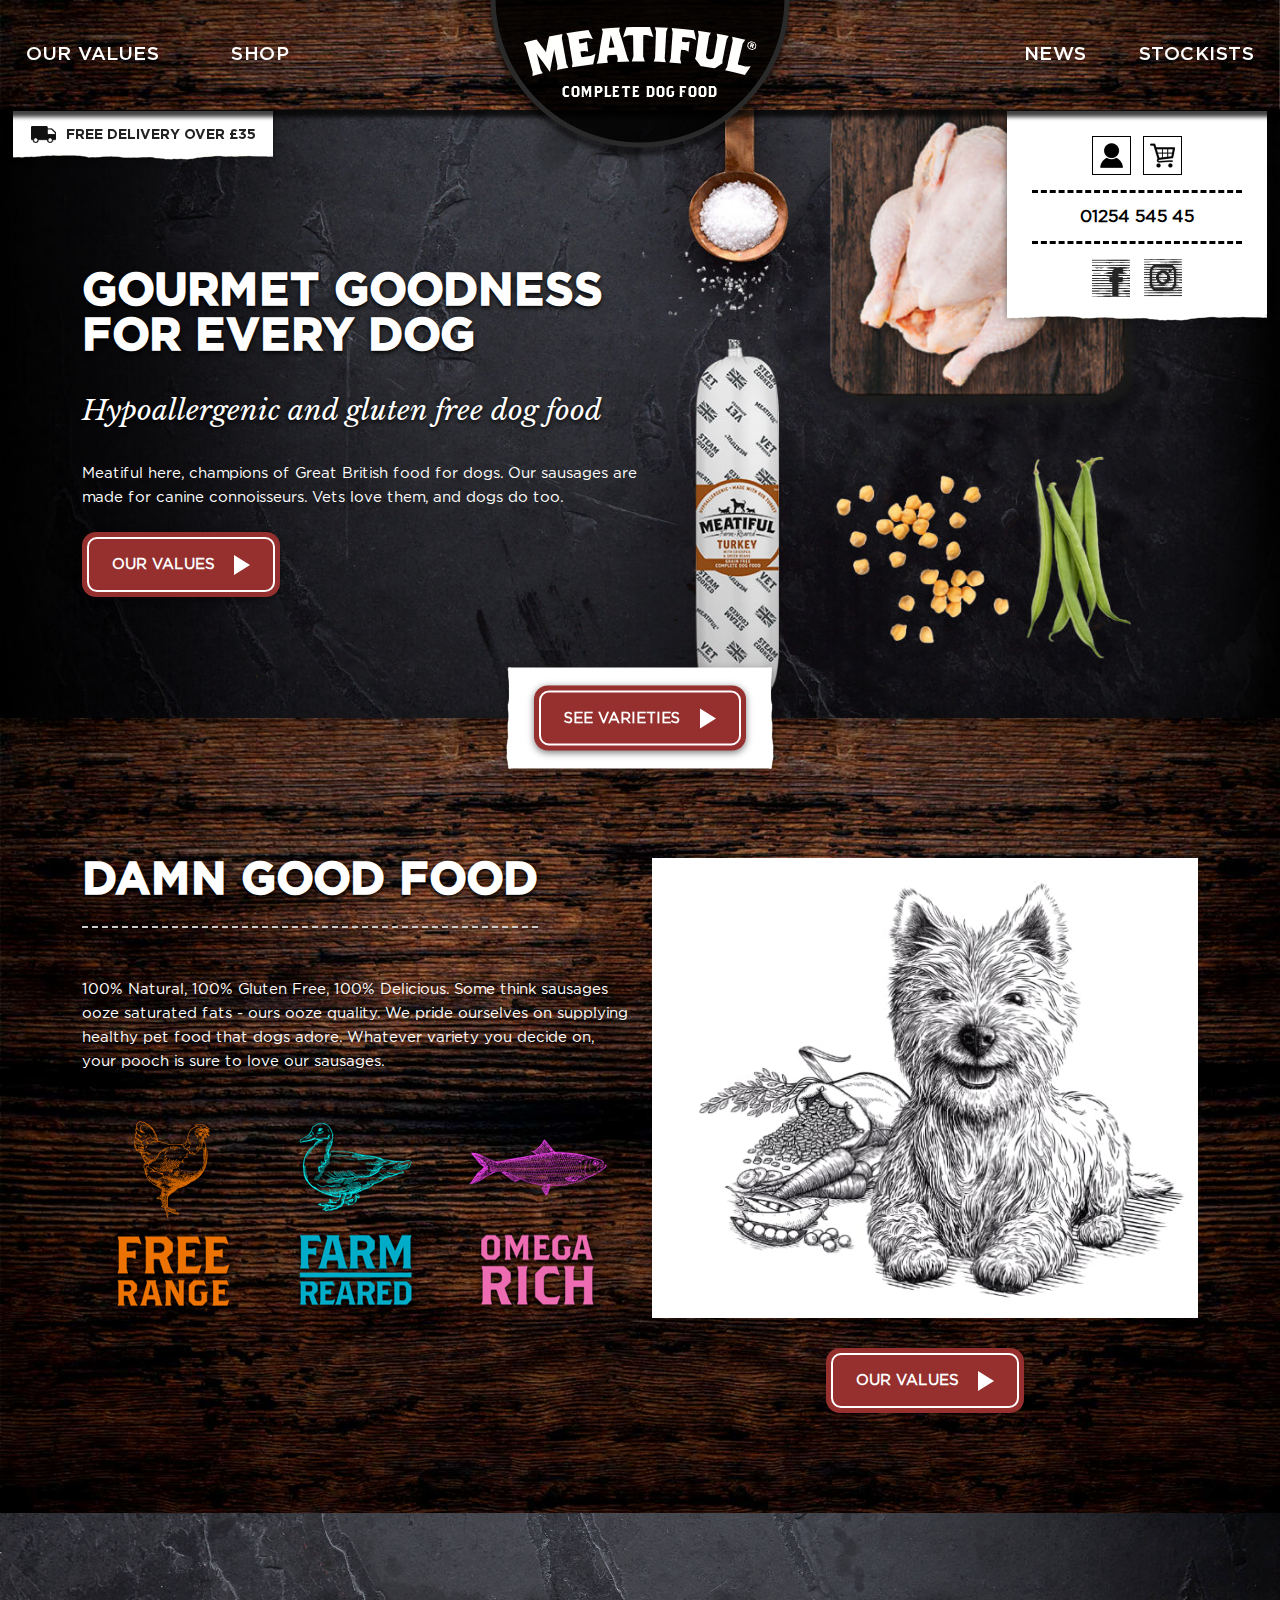
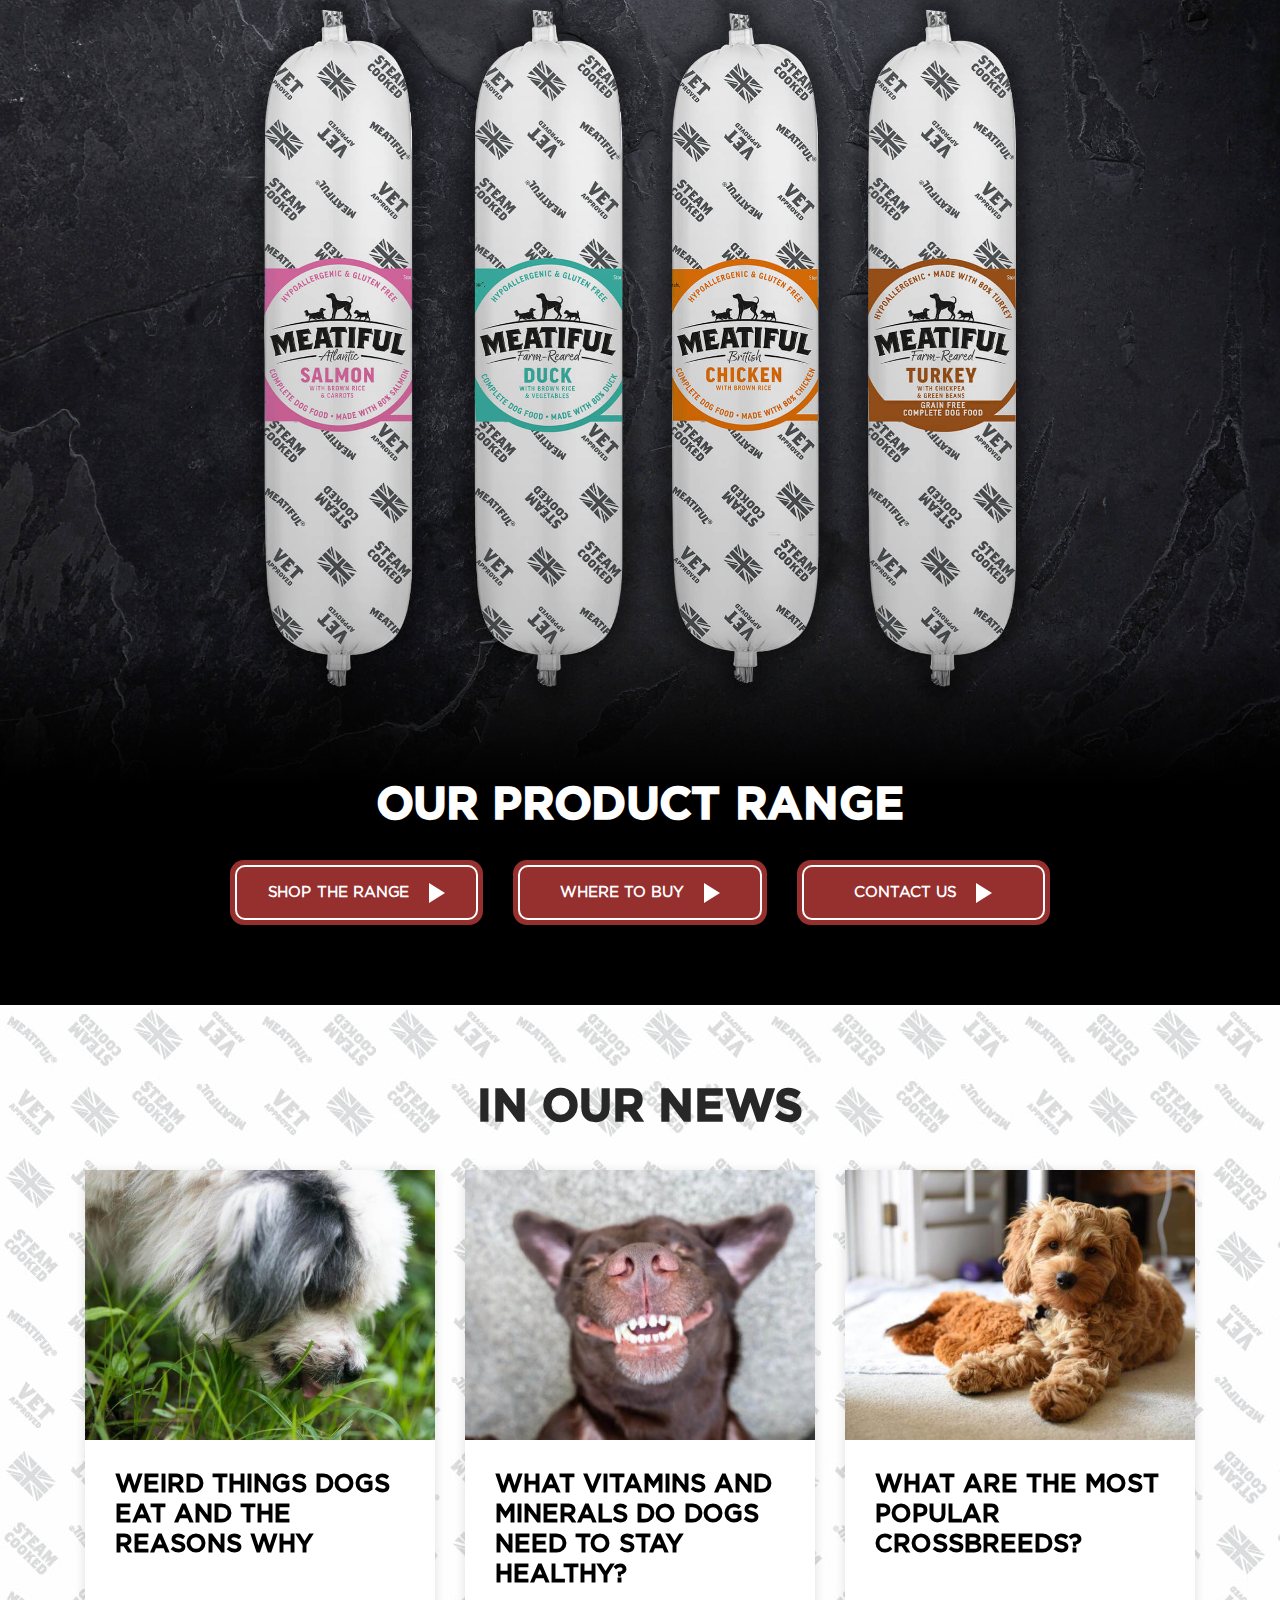
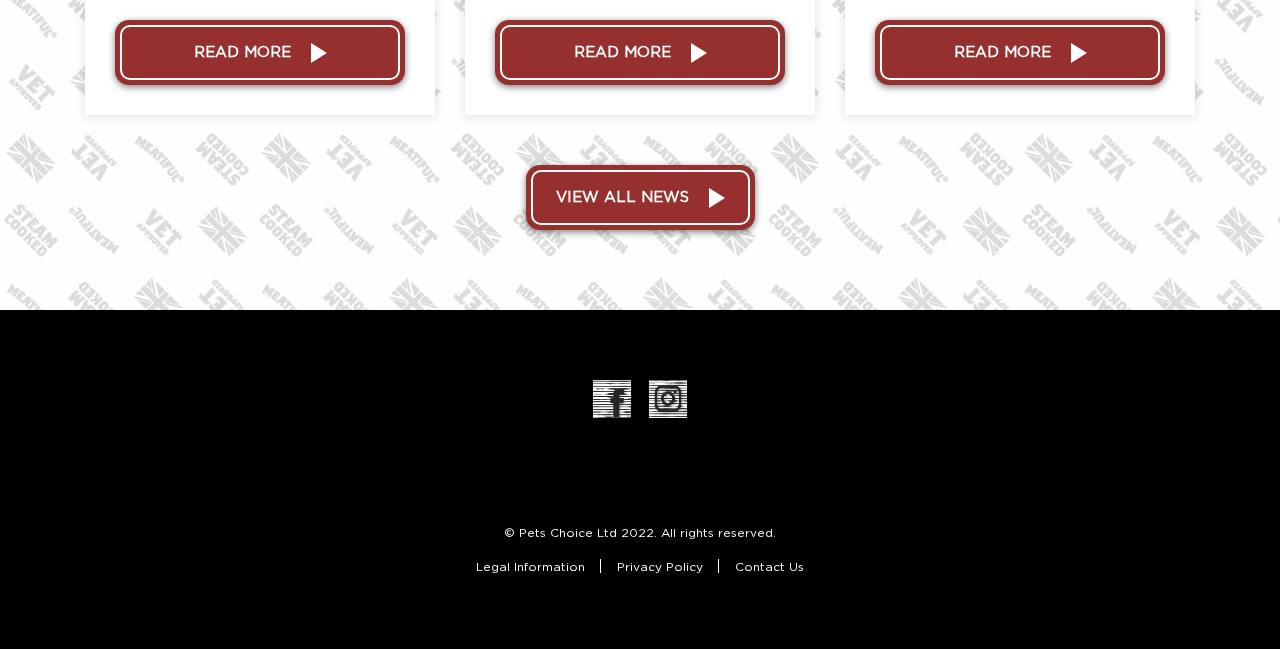
<file: index.html>
<!DOCTYPE html>
<html lang="en">
<head>
    <meta charset="utf-8">
    <meta http-equiv="X-UA-Compatible" content="IE=edge" />
    <meta name="viewport" content="width=device-width, initial-scale=1, maximum-scale=1" />
    <meta name="description" content="Shop Meatiful sausages here in three delicious flavours. Our single source protein sausages are an excellent raw dog food alternative!" />
    <meta name="author" content="Pets Choice" />
    <meta name="format-detection" content="telephone=no" />
    <meta property="og:image" content="assets/images/logo.png">
    <title>Meatiful | Natural & Delicious Dog Food Sausages Online</title>
    <link rel="icon" href="assets/images/favicon.ico" />
    <!-- <link rel="stylesheet" type="text/css" href="https://cdnjs.cloudflare.com/ajax/libs/font-awesome/6.1.1/css/all.min.css" /> -->
    <link rel="stylesheet" type="text/css" href="styles/vendors/slick.min.css" />
    <link rel="stylesheet" type="text/css" href="styles/vendors/slick-theme.min.css" />
    <link rel="stylesheet" type="text/css" href="styles/main.min.css" />
</head>
<body>
    <div class="top-navigation" style="background-image: url(assets/images/bg-top-nav.jpg);">
        <div class="wrapper">
            <nav class="navbar navbar-expand-xl">
                <div class="container-fluid">
                    <div class="responsive-login">
                        <a href="#" class="user" title="Login"><img src="assets/images/icon-user.png" alt="" /></a>
                        <a href="#" class="cart" title="Cart"><img src="assets/images/icon-cart.png" alt="" /></a>
                    </div>
                    <div class="logo-bg">
                        <img src="./assets/images/header-logo-bg.png" alt="">
                    </div>
                    <a href="#" class="logo-link">
                        <img src="./assets/images/header-logo.svg" class="logo-image lazyload" alt="Logo" />
                    </a>
                    <button class="navbar-toggler" type="button" data-bs-toggle="collapse" data-bs-target="#navbarSupportedContent" aria-controls="navbarSupportedContent" aria-expanded="false" aria-label="Toggle navigation">
                        <span class="icon-bar"></span>
                        <span class="icon-bar"></span>
                        <span class="icon-bar"></span>
                    </button>
                    <div class="collapse navbar-collapse" id="navbarSupportedContent">
                        <ul class="navbar-nav">
                            <li class="nav-item active">
                                <a href="#" class="nav-link">Our Values</a>
                            </li>
                            <li class="nav-item">
                                <a href="#" class="nav-link">Shop</a>
                            </li>
                            <li class="nav-item">
                                <a href="#" class="nav-link">News</a>
                            </li>
                            <li class="nav-item">
                                <a href="#" class="nav-link">Stockists</a>
                            </li>
                        </ul>
                        <div class="social-mobile">
                            <a href="#"><img src="./assets/images/icon-phone.png" alt=""></a>
                            <a href="#"><img src="./assets/images/icon-facebook.svg" alt=""></a>
                            <a href="#"><img src="./assets/images/icon-instagram.svg" alt=""></a>
                        </div>
                    </div>
                </div>
            </nav>
        </div>
        <div class="buy-online">
            <div class="buy-online-content">
                <!-- <a href="#" class="btn-brown">SHOP</a> -->
                <div class="login">
                    <a href="#" class="user" title="Login"><img src="assets/images/icon-user.png" alt="" /></a>
                    <a href="#" class="cart" title="Cart"><img src="assets/images/icon-cart.png" alt="" /></a>
                </div>
                <a href="tel:+44125454545" class="dashed">01254 545 45</a>
                <div class="social">
                    <a href="#"><img src="./assets/images/icon-facebook.svg" alt=""></a>
                    <a href="#"><img src="./assets/images/icon-instagram.svg" alt=""></a>
                </div>
            </div>
            <img src="./assets/images/torn-bottom.png" class="torn-bottom" alt="" >
        </div>
        <div class="free-delivery">
            <div class="free-delivery-content">
                <img src="./assets/images/icon-truck.png" class="icon-truck" alt="" />
                <p>free delivery over £35</p>
            </div>
            <img src="./assets/images/torn-bottom.png" class="torn-bottom" alt="" />
        </div>
    </div>
    <main class="page-home">
        <section class="hero hero-parallax">
            <div class="hero-background" style="background-image: url(./assets/images/bg-home-hero-mobile.jpg);"></div>
            <div class="custom-slider-wrapper">
                <div class="custom-slider">
                    <div class="slide-item slider-padding">
                        <div class="slide-item-background" style="background-image: url(./assets/images/hero-slider-1.jpg);"></div>
                        <div class="container">
                            <div class="wrapper">
                                <h1 class="heading">Gourmet Goodness for every dog</h1>
                                <h3 class="subheading">Hypoallergenic and gluten free dog food</h3>
                                <p>Meatiful here, champions of Great British food for dogs. Our sausages are made for canine connoisseurs. Vets love them, and dogs do too.</p>
                                <div class="button-holder">
                                    <a href="#" class="btn-brown arrow-right">Our Values</a>
                                </div>
                            </div>
                        </div>
                    </div>
                    <div class="slide-item slider-padding">
                        <div class="slide-item-background" style="background-image: url(./assets/images/hero-slider-2.jpg);"></div>
                        <div class="container">
                            <div class="wrapper">
                                <h1 class="heading">Gourmet Goodness for every dog</h1>
                                <h3 class="subheading">Hypoallergenic and gluten free dog food</h3>
                                <p>Meatiful here, champions of Great British food for dogs. Our sausages are made for canine connoisseurs. Vets love them, and dogs do too.</p>
                                <div class="button-holder">
                                    <a href="#" class="btn-brown arrow-right">Our Values</a>
                                </div>
                            </div>
                        </div>
                    </div>
                    <div class="slide-item slider-padding">
                        <div class="slide-item-background" style="background-image: url(./assets/images/hero-slider-3.jpg);"></div>
                        <div class="container">
                            <div class="wrapper">
                                <h1 class="heading">Gourmet Goodness for every dog</h1>
                                <h3 class="subheading">Hypoallergenic and gluten free dog food</h3>
                                <p>Meatiful here, champions of Great British food for dogs. Our sausages are made for canine connoisseurs. Vets love them, and dogs do too.</p>
                                <div class="button-holder">
                                    <a href="#" class="btn-brown arrow-right">Our Values</a>
                                </div>
                            </div>
                        </div>
                    </div>
                    <div class="slide-item slider-padding">
                        <div class="slide-item-background" style="background-image: url(./assets/images/hero-slider-4.jpg);"></div>
                        <div class="container">
                            <div class="wrapper">
                                <h1 class="heading">Gourmet Goodness for every dog</h1>
                                <h3 class="subheading">Hypoallergenic and gluten free dog food</h3>
                                <p>Meatiful here, champions of Great British food for dogs. Our sausages are made for canine connoisseurs. Vets love them, and dogs do too.</p>
                                <div class="button-holder">
                                    <a href="#" class="btn-brown arrow-right">Our Values</a>
                                </div>
                            </div>
                        </div>
                    </div>
                    <div class="slide-item slider-padding">
                        <div class="slide-item-background" style="background-image: url(./assets/images/hero-slider-5.jpg);"></div>
                        <div class="container">
                            <div class="wrapper">
                                <h1 class="heading">GET TREAT-IFUL!</h1>
                                <h3 class="subheading">Hypoallergenic and gluten free dog food</h3>
                                <p>Expertly hand crafted in the heart of Lancashire, our new treats range filled with 80% meat and natural ingredients will be sure to get any canine connoisseur's tails wagging! </p>
                                <div class="button-holder">
                                    <a href="#" class="btn-brown arrow-right">Our Values</a>
                                </div>
                            </div>
                        </div>
                    </div>
                </div>
            </div>
        </section>
        <section class="featured" style="background-image: url(assets/images/bg-home-featured.jpg);">
            <div class="button-top">
                <div class="button-wrapper">
                    <a href="#" class="btn-brown arrow-right">See Varieties</a>
                </div>
            </div>
            <div class="container">
                <div class="row">
                    <div class="col-xl-6">
                        <h2 class="heading dashed">Damn Good Food</h2>
                        <p>100% Natural, 100% Gluten Free, 100% Delicious. Some think sausages ooze saturated fats - ours ooze quality. We pride ourselves on supplying healthy pet food that dogs adore. Whatever variety you decide on, your pooch is sure to love our sausages.</p>
                        <div class="items">
                            <div class="item">
                                <img src="./assets/images/image-chicken-free.png" alt="" />
                            </div>
                            <div class="item">
                                <img src="./assets/images/image-duck-farm.png" alt="" />
                            </div>
                            <div class="item">
                                <img src="./assets/images/image-fish-omega.png" alt="" />
                            </div>
                        </div>
                    </div>
                    <div class="col-xl-6">
                        <div class="featured-image">
                            <img src="./assets/images/image-dog.jpg" alt="" />
                        </div>
                        <div class="button-holder">
                            <a href="#" class="btn-brown arrow-right">Our Values</a>
                        </div>
                    </div>
                </div>
            </div>
        </section>
        <section class="products">
            <img src="./assets/images/image-products.jpg" alt="" />
        </section>
        <section class="product-range">
            <div class="container">
                <h2 class="heading heading-center">Our Product Range</h2>
                <div class="items">
                    <a href="#" class="btn-brown arrow-right">Shop the Range</a>
                    <a href="#" class="btn-brown arrow-right">Where to Buy</a>
                    <a href="#" class="btn-brown arrow-right">Contact Us</a>
                </div>
            </div>
        </section>
        <section class="news" style="background-image: url(./assets/images/bg-film-blurred.jpg);">
            <div class="container">
                <h2 class="heading heading-center">In Our News</h2>
                <div class="row">
                    <div class="col-md-4 column">
                        <div class="item">
                            <a href="#" class="item-link">
                                <div class="image-holder">
                                    <img src="assets/images/image-news-1.jpg" alt="" />
                                </div>
                                <div class="content-holder">
                                    <h4 class="title">Weird things dogs eat and the reasons why</h4>
                                    <div class="button-holder">
                                        <span class="btn-brown arrow-right">Read More</span>
                                    </div>
                                </div>
                            </a>
                        </div>
                    </div>
                    <div class="col-md-4 column">
                        <div class="item">
                            <a href="#" class="item-link">
                                <div class="image-holder">
                                    <img src="assets/images/image-news-2.jpg" alt="" />
                                </div>
                                <div class="content-holder">
                                    <h4 class="title">What vitamins and minerals do dogs need to stay healthy? </h4>
                                    <div class="button-holder">
                                        <span class="btn-brown arrow-right">Read More</span>
                                    </div>
                                </div>
                            </a>
                        </div>
                    </div>
                    <div class="col-md-4 column">
                        <div class="item">
                            <a href="#" class="item-link">
                                <div class="image-holder">
                                    <img src="assets/images/image-news-3.jpg" alt="" />
                                </div>
                                <div class="content-holder">
                                    <h4 class="title">What are the most popular crossbreeds?</h4>
                                    <div class="button-holder">
                                        <span class="btn-brown arrow-right">Read More</span>
                                    </div>
                                </div>
                            </a>
                        </div>
                    </div>
                </div>
                <div class="button-holder">
                    <a href="#" class="btn-brown arrow-right">View All News</a>
                </div>
            </div>
        </section>
    </main>
    <div class="footer-main">
        <div class="container">
            <div class="social">
                <a href="#"><img src="./assets/images/icon-facebook.svg" alt=""></a>
                <a href="#"><img src="./assets/images/icon-instagram.svg" alt=""></a>
            </div>
            <div class="copyright">
                <p>&copy; Pets Choice Ltd 2022. All rights reserved.</p>
                <ul>
                    <li><a href="#">Legal Information</a></li>
                    <li><a href="#">Privacy Policy</a></li>
                    <li><a href="#">Contact Us</a></li>
                </ul>
            </div>
        </div>
    </div>
    <div id="pop_up" class="pop-up">
        <div class="pop-up-wrapper">
            <div class="pop-up-content">
                <div class="wrapper">
                    <span class="pop-up-close"></span>
                    <h5 class="text-center">SIGN UP FOR THE LATEST NEWS AND OFFERS FROM MEATIFUL AND RECEIVE</h5>
                    <h2 class="text-center pop-up-title pop-up-title-dashed">10% OFF YOUR NEXT ORDER!</h2>
                    <form action="">
                        <div class="input-wrapper">
                            <input type="email" class="pop-up-input" placeholder="Email Address">
                        </div>
                        <div class="input-wrapper">
                            <input type="text" class="pop-up-input" placeholder="First Name">
                        </div>
                        <div class="input-wrapper">
                            <input type="text" class="pop-up-input" placeholder="Last Name">
                        </div>
                        <div class="input-wrapper checkbox-wrapper">
                            <label for="pop_up_subscribe">
                                Sign up for the latest news, products and more!
                                <input type="checkbox" class="pop-up-checkbox d-non" id="pop_up_subscribe" name="pop-up-checkbox">
                                <span class="checkmark"></span>
                            </label>
                        </div>
                        <div class="button-wrapper">
                            <input type="submit" class="pop-up-button" value="Sign Up">
                        </div>
                    </form>
                </div>
            </div>
        </div>
    </div>
    <script src="scripts/vendors/jquery.min.js" id="jquery_min_js"></script>
    <script src="scripts/vendors/popper.min.js" defer onload="" id="popper_min_js"></script>
    <script src="scripts/vendors/bootstrap.min.js" defer onload="" id="bootstrap_min_js"></script>
    <script src="scripts/vendors/slick.min.js" defer onload="" id="slick_min_js"></script>
    <!-- move this to the <head> below the last <link> when integrating to WordPress -->
    <!-- <script src="scripts/vendors/lazyload.min.js"></script>  -->
    <script src="scripts/script.js" defer onload="" id="scripts_js"></script>
</body>
</html>
</file>
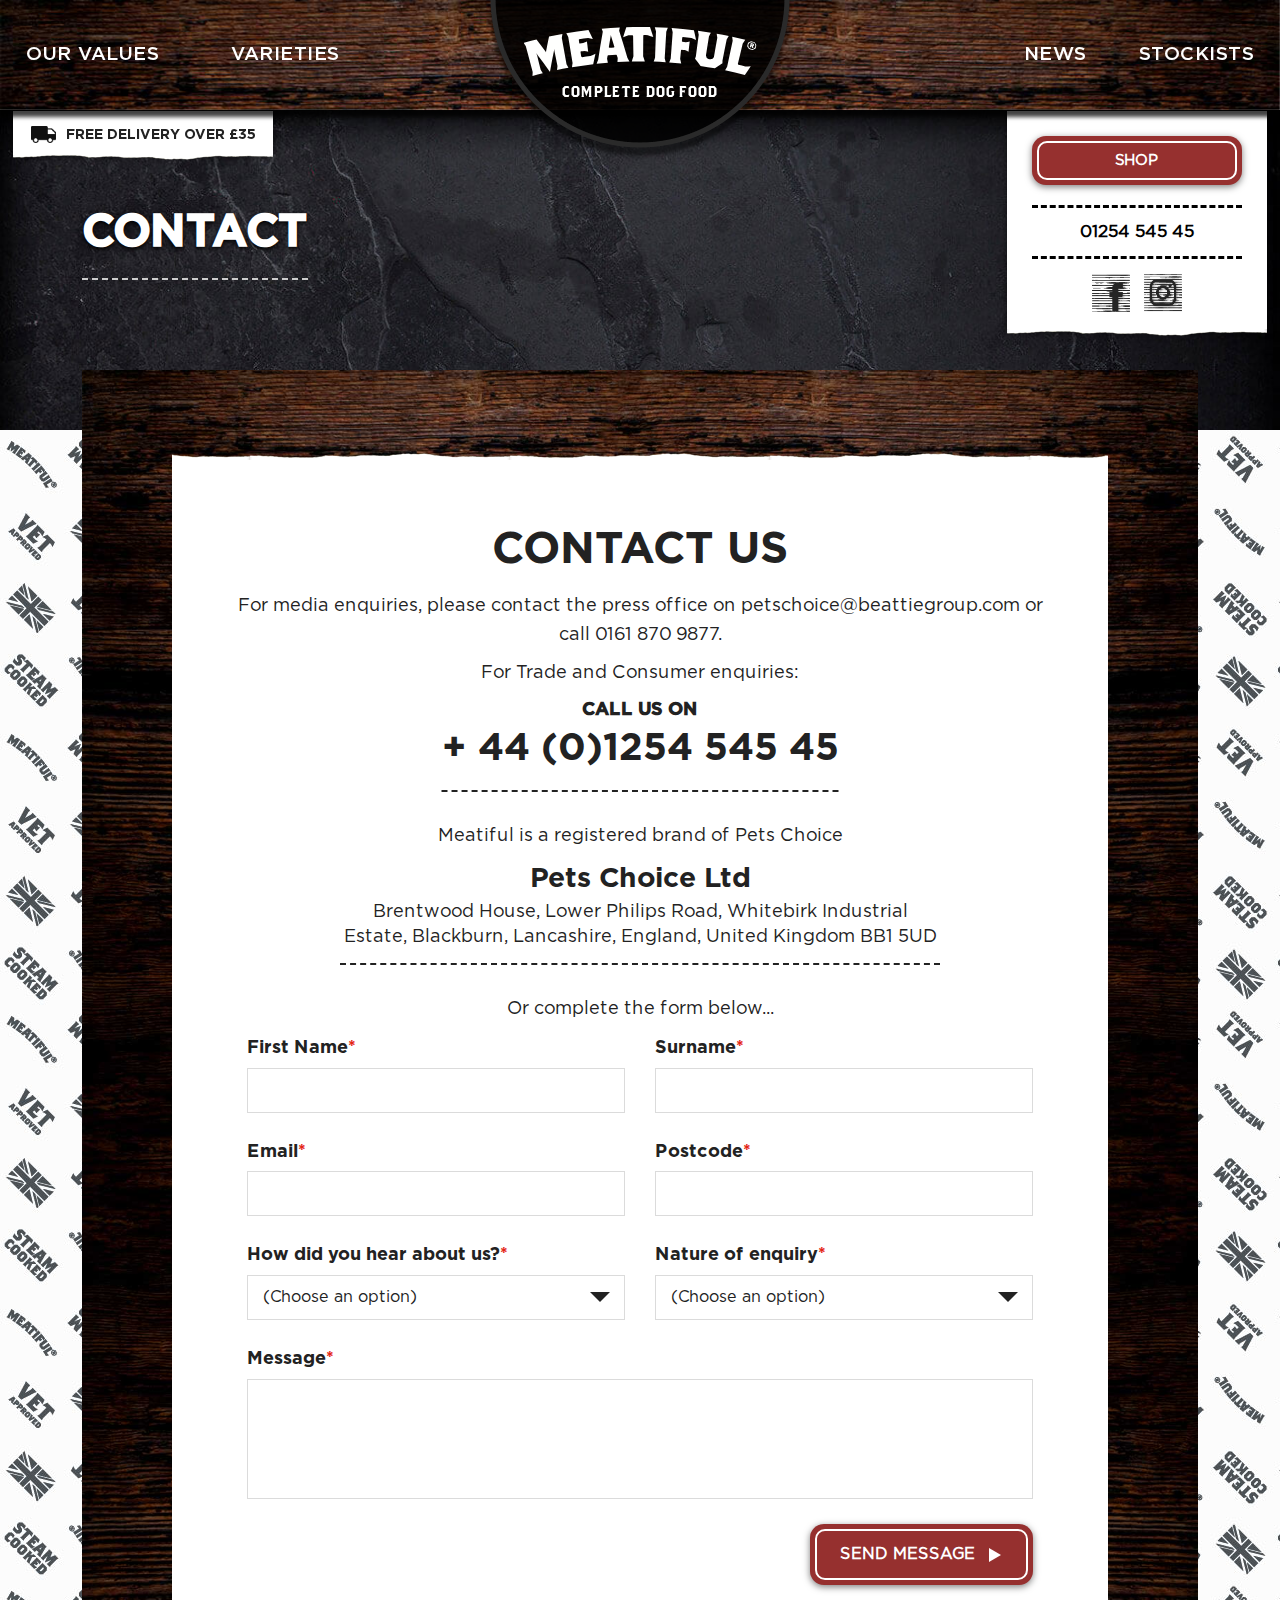
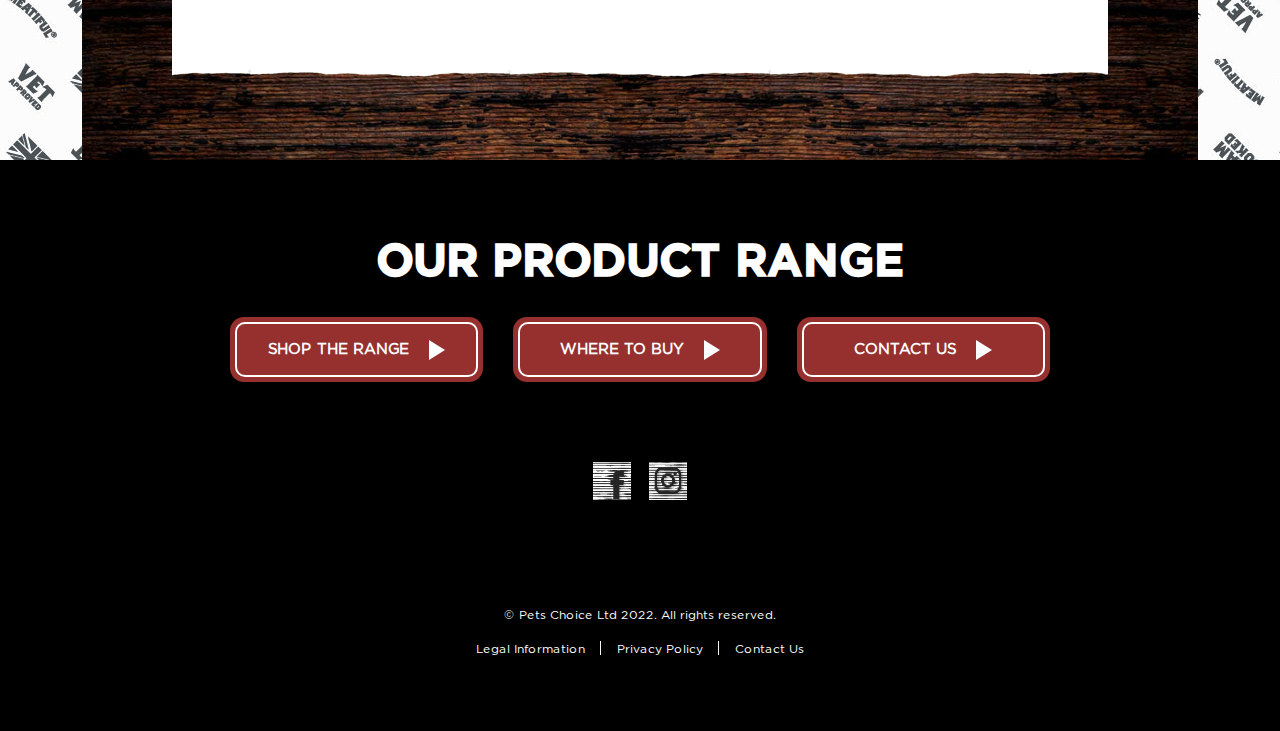
<file: contact.html>
<!DOCTYPE html>
<html lang="en">
<head>
    <meta charset="utf-8">
    <meta http-equiv="X-UA-Compatible" content="IE=edge" />
    <meta name="viewport" content="width=device-width, initial-scale=1, maximum-scale=1" />
    <meta name="description" content="" />
    <meta name="author" content="Pets Choice" />
    <meta name="format-detection" content="telephone=no" />
    <meta property="og:image" content="assets/images/logo.png">
    <title>Contact | Meatiful</title>
    <link rel="icon" href="assets/images/favicon.ico" />
    <link rel="stylesheet" type="text/css" href="styles/main.min.css" />
</head>
<body>
    <div class="top-navigation" style="background-image: url(assets/images/bg-top-nav.jpg);">
        <div class="wrapper">
            <nav class="navbar navbar-expand-xl">
                <div class="container-fluid">
                    <div class="logo-bg">
                        <img src="./assets/images/header-logo-bg.png" alt="">
                    </div>
                    <a href="#" class="logo-link">
                        <img src="./assets/images/header-logo.svg" class="logo-image lazyload" alt="Logo" />
                    </a>
                    <button class="navbar-toggler" type="button" data-bs-toggle="collapse" data-bs-target="#navbarSupportedContent" aria-controls="navbarSupportedContent" aria-expanded="false" aria-label="Toggle navigation">
                        <span class="icon-bar"></span>
                        <span class="icon-bar"></span>
                        <span class="icon-bar"></span>
                    </button>
                    <div class="collapse navbar-collapse" id="navbarSupportedContent">
                        <ul class="navbar-nav">
                            <li class="nav-item active">
                                <a href="#" class="nav-link">Our Values</a>
                            </li>
                            <li class="nav-item">
                                <a href="#" class="nav-link">Varieties</a>
                            </li>
                            <li class="nav-item">
                                <a href="#" class="nav-link">News</a>
                            </li>
                            <li class="nav-item">
                                <a href="#" class="nav-link">Stockists</a>
                            </li>
                        </ul>
                        <div class="social-mobile">
                            <a href="#"><img src="./assets/images/icon-phone.png" alt=""></a>
                            <a href="#"><img src="./assets/images/icon-facebook.svg" alt=""></a>
                            <a href="#"><img src="./assets/images/icon-instagram.svg" alt=""></a>
                        </div>
                    </div>
                </div>
            </nav>
        </div>
        <div class="buy-online">
            <div class="buy-online-content">
                <a href="#" class="btn-brown">SHOP</a>
                <a href="tel:+44125454545" class="dashed">01254 545 45</a>
                <div class="social">
                    <a href="#"><img src="./assets/images/icon-facebook.svg" alt=""></a>
                    <a href="#"><img src="./assets/images/icon-instagram.svg" alt=""></a>
                </div>
            </div>
            <img src="./assets/images/torn-bottom.png" class="torn-bottom" alt="" >
        </div>
        <div class="free-delivery">
            <div class="free-delivery-content">
                <img src="./assets/images/icon-truck.png" class="icon-truck" alt="" />
                <p>free delivery over £35</p>
            </div>
            <img src="./assets/images/torn-bottom.png" class="torn-bottom" alt="" />
        </div>
    </div>
    <main class="page-legal">
        <section class="hero hero-legal">
            <div class="hero-background" style="background-image: url(./assets/images/bg-home-hero-mobile.jpg);"></div>
            <div class="container">
                <div class="wrapper">
                    <h1 class="heading dashed">Contact</h1>
                </div>
            </div>
        </section>
        <section class="content" style="background-image: url(assets/images/bg-film.jpg);">
            <div class="container">
                <div class="wrapper" style="background-image: url(assets/images/bg-home-featured.jpg);">
                    <div class="holder">
                        <h1 class="text-center">CONTACT US</h1>
                        <p class="text-center">For media enquiries, please contact the press office on <a href="#">petschoice@beattiegroup.com</a> or call <a href="tel:01618709877">0161 870 9877</a>.</p>
                        <p class="text-center">For Trade and Consumer enquiries:</p>
                        <div class="item item-dashed">
                            <p class="text-center"><b>CALL US ON</b></p>
                            <h2 class="text-center"><a href="tel:+440125454545">+ 44 (0)1254 545 45</a></h2>
                        </div>
                        <p class="text-center">Meatiful is a registered brand of Pets Choice</p>
                        <div class="item item-dashed">
                            <h4 class="text-center">Pets Choice Ltd</h4>
                            <p class="text-center">Brentwood House, Lower Philips Road, Whitebirk Industrial Estate, Blackburn, Lancashire, England, United Kingdom BB1 5UD</p>
                        </div>
                        <p class="text-center">Or complete the form below...</p>
                        <div class="contact-form">
                            <form action="">
                                <div class="columns">
                                    <div class="column">
                                        <label for="firstname">First Name <span class="required-asterisk">*</span></label>
                                        <input type="text" id="firstname">
                                    </div>
                                    <div class="column">
                                        <label for="surname">Surname <span class="required-asterisk">*</span></label>
                                        <input type="text" id="surname">
                                    </div>
                                </div>
                                <div class="columns">
                                    <div class="column">
                                        <label for="email">Email <span class="required-asterisk">*</span></label>
                                        <input type="email" id="email">
                                    </div>
                                    <div class="column">
                                        <label for="postcode">Postcode <span class="required-asterisk">*</span></label>
                                        <input type="text" id="postcode">
                                    </div>
                                </div>
                                <div class="columns">
                                    <div class="column">
                                        <label for="how">How did you hear about us? <span class="required-asterisk">*</span></label>
                                        <div class="field-select">
                                            <select name="" id="">
                                                <option value="" selected="selected">(Choose an option)</option>
                                                <option value="one">Search Engine</option>
                                                <option value="two">UK Trade Exhibition</option>
                                                <option value="three">Non-UK Trade Exhibition</option>
                                                <option value="four">Press</option>
                                                <option value="five">Direct Mail</option>
                                                <option value="six">Consumer Show</option>
                                                <option value="seven">Recommendation</option>
                                                <option value="eight">Other</option>
                                            </select>
                                        </div>
                                    </div>
                                    <div class="column">
                                        <label for="enquiry">Nature of enquiry <span class="required-asterisk">*</span></label>
                                        <div class="field-select">
                                            <select>
                                                <option value="" selected="selected">(Choose an option)</option>
                                                <option value="1">Become a stockist</option>
                                                <option value="2">General enquiry</option>
                                                <option value="3">Feedback</option>
                                                <option value="4">Delivery/order enquiry</option>
                                            </select>
                                        </div>
                                    </div>
                                </div>
                                <div class="columns">
                                    <div class="column column-full">
                                        <label for="message">Message <span class="required-asterisk">*</span></label>
                                        <textarea name="message" id="message"></textarea>
                                    </div>
                                </div>
                                <div class="columns">
                                    <div class="column column-right">
                                        <div class="field-submit">
                                            <input type="submit" value="Send Message" class="">
                                        </div>
                                    </div>
                                </div>
                            </form>
                        </div>
                    </div>
                </div>
            </div>
        </section>
        <section class="product-range">
            <div class="container">
                <h2 class="heading heading-center">Our Product Range</h2>
                <div class="items">
                    <a href="#" class="btn-brown arrow-right">Shop the Range</a>
                    <a href="#" class="btn-brown arrow-right">Where to Buy</a>
                    <a href="#" class="btn-brown arrow-right">Contact Us</a>
                </div>
            </div>
        </section>
    </main>
    <div class="footer-main">
        <div class="container">
            <div class="social">
                <a href="#"><img src="./assets/images/icon-facebook.svg" alt=""></a>
                <a href="#"><img src="./assets/images/icon-instagram.svg" alt=""></a>
            </div>
            <div class="copyright">
                <p>&copy; Pets Choice Ltd 2022. All rights reserved.</p>
                <ul>
                    <li><a href="#">Legal Information</a></li>
                    <li><a href="#">Privacy Policy</a></li>
                    <li><a href="#">Contact Us</a></li>
                </ul>
            </div>
        </div>
    </div>
    <script src="scripts/vendors/jquery.min.js" id="jquery_min_js"></script>
    <script src="scripts/vendors/popper.min.js" defer onload="" id="popper_min_js"></script>
    <script src="scripts/vendors/bootstrap.min.js" defer onload="" id="bootstrap_min_js"></script>
    <!-- move this to the <head> below the last <link> when integrating to WordPress -->
    <!-- <script src="scripts/vendors/lazyload.min.js"></script>  -->
    <script src="scripts/script.js" defer onload="" id="scripts_js"></script>
</body>
</html>
</file>
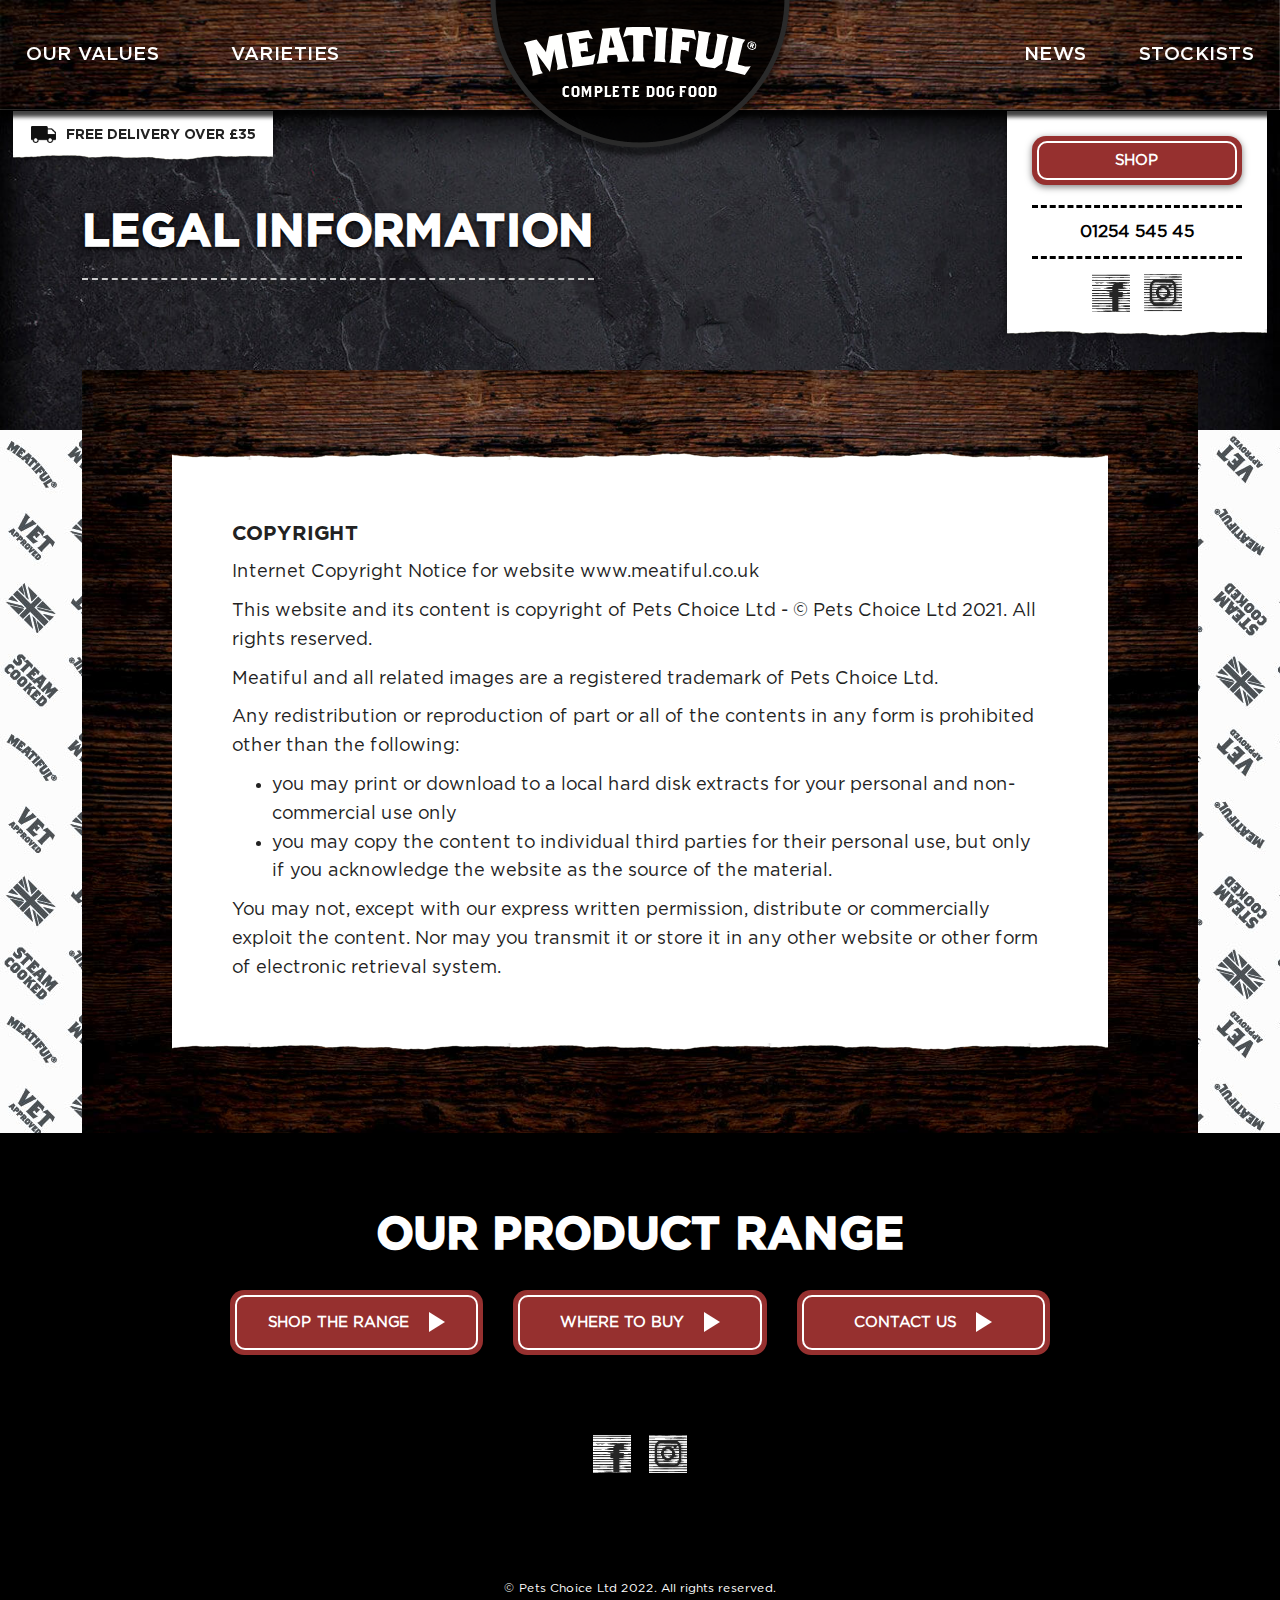
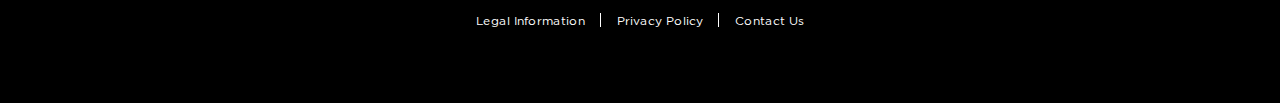
<file: legal-information.html>
<!DOCTYPE html>
<html lang="en">
<head>
    <meta charset="utf-8">
    <meta http-equiv="X-UA-Compatible" content="IE=edge" />
    <meta name="viewport" content="width=device-width, initial-scale=1, maximum-scale=1" />
    <meta name="description" content="" />
    <meta name="author" content="Pets Choice" />
    <meta name="format-detection" content="telephone=no" />
    <meta property="og:image" content="assets/images/logo.png">
    <title>Legal Information | Meatiful</title>
    <link rel="icon" href="assets/images/favicon.ico" />
    <link rel="stylesheet" type="text/css" href="styles/main.min.css" />
</head>
<body>
    <div class="top-navigation" style="background-image: url(assets/images/bg-top-nav.jpg);">
        <div class="wrapper">
            <nav class="navbar navbar-expand-xl">
                <div class="container-fluid">
                    <div class="logo-bg">
                        <img src="./assets/images/header-logo-bg.png" alt="">
                    </div>
                    <a href="#" class="logo-link">
                        <img src="./assets/images/header-logo.svg" class="logo-image lazyload" alt="Logo" />
                    </a>
                    <button class="navbar-toggler" type="button" data-bs-toggle="collapse" data-bs-target="#navbarSupportedContent" aria-controls="navbarSupportedContent" aria-expanded="false" aria-label="Toggle navigation">
                        <span class="icon-bar"></span>
                        <span class="icon-bar"></span>
                        <span class="icon-bar"></span>
                    </button>
                    <div class="collapse navbar-collapse" id="navbarSupportedContent">
                        <ul class="navbar-nav">
                            <li class="nav-item active">
                                <a href="#" class="nav-link">Our Values</a>
                            </li>
                            <li class="nav-item">
                                <a href="#" class="nav-link">Varieties</a>
                            </li>
                            <li class="nav-item">
                                <a href="#" class="nav-link">News</a>
                            </li>
                            <li class="nav-item">
                                <a href="#" class="nav-link">Stockists</a>
                            </li>
                        </ul>
                        <div class="social-mobile">
                            <a href="#"><img src="./assets/images/icon-phone.png" alt=""></a>
                            <a href="#"><img src="./assets/images/icon-facebook.svg" alt=""></a>
                            <a href="#"><img src="./assets/images/icon-instagram.svg" alt=""></a>
                        </div>
                    </div>
                </div>
            </nav>
        </div>
        <div class="buy-online">
            <div class="buy-online-content">
                <a href="#" class="btn-brown">SHOP</a>
                <a href="tel:+44125454545" class="dashed">01254 545 45</a>
                <div class="social">
                    <a href="#"><img src="./assets/images/icon-facebook.svg" alt=""></a>
                    <a href="#"><img src="./assets/images/icon-instagram.svg" alt=""></a>
                </div>
            </div>
            <img src="./assets/images/torn-bottom.png" class="torn-bottom" alt="" >
        </div>
        <div class="free-delivery">
            <div class="free-delivery-content">
                <img src="./assets/images/icon-truck.png" class="icon-truck" alt="" />
                <p>free delivery over £35</p>
            </div>
            <img src="./assets/images/torn-bottom.png" class="torn-bottom" alt="" />
        </div>
    </div>
    <main class="page-legal">
        <section class="hero hero-legal">
            <div class="hero-background" style="background-image: url(./assets/images/bg-home-hero-mobile.jpg);"></div>
            <div class="container">
                <div class="wrapper">
                    <h1 class="heading dashed">Legal Information</h1>
                </div>
            </div>
        </section>
        <section class="content" style="background-image: url(assets/images/bg-film.jpg);">
            <div class="container">
                <div class="wrapper" style="background-image: url(assets/images/bg-home-featured.jpg);">
                    <div class="holder">
                        <h6>COPYRIGHT</h6>
                        <p>Internet Copyright Notice for website <a href="#">www.meatiful.co.uk</a></p>
                        <p>This website and its content is copyright of Pets Choice Ltd - © Pets Choice Ltd 2021. All rights reserved.</p>
                        <p>Meatiful and all related images are a registered trademark of Pets Choice Ltd.</p>
                        <p>Any redistribution or reproduction of part or all of the contents in any form is prohibited other than the following:</p>
                        <ul>
                            <li>you may print or download to a local hard disk extracts for your personal and non-commercial use only</li>
                            <li>you may copy the content to individual third parties for their personal use, but only if you acknowledge the website as the source of the material.</li>
                        </ul>
                        <p>You may not, except with our express written permission, distribute or commercially exploit the content.  Nor may you transmit it or store it in any other website or other form of electronic retrieval system.</p>
                    </div>
                </div>
            </div>
        </section>
        <section class="product-range">
            <div class="container">
                <h2 class="heading heading-center">Our Product Range</h2>
                <div class="items">
                    <a href="#" class="btn-brown arrow-right">Shop the Range</a>
                    <a href="#" class="btn-brown arrow-right">Where to Buy</a>
                    <a href="#" class="btn-brown arrow-right">Contact Us</a>
                </div>
            </div>
        </section>
    </main>
    <div class="footer-main">
        <div class="container">
            <div class="social">
                <a href="#"><img src="./assets/images/icon-facebook.svg" alt=""></a>
                <a href="#"><img src="./assets/images/icon-instagram.svg" alt=""></a>
            </div>
            <div class="copyright">
                <p>&copy; Pets Choice Ltd 2022. All rights reserved.</p>
                <ul>
                    <li><a href="#">Legal Information</a></li>
                    <li><a href="#">Privacy Policy</a></li>
                    <li><a href="#">Contact Us</a></li>
                </ul>
            </div>
        </div>
    </div>
    <script src="scripts/vendors/jquery.min.js" id="jquery_min_js"></script>
    <script src="scripts/vendors/popper.min.js" defer onload="" id="popper_min_js"></script>
    <script src="scripts/vendors/bootstrap.min.js" defer onload="" id="bootstrap_min_js"></script>
    <!-- move this to the <head> below the last <link> when integrating to WordPress -->
    <!-- <script src="scripts/vendors/lazyload.min.js"></script>  -->
    <script src="scripts/script.js" defer onload="" id="scripts_js"></script>
</body>
</html>
</file>
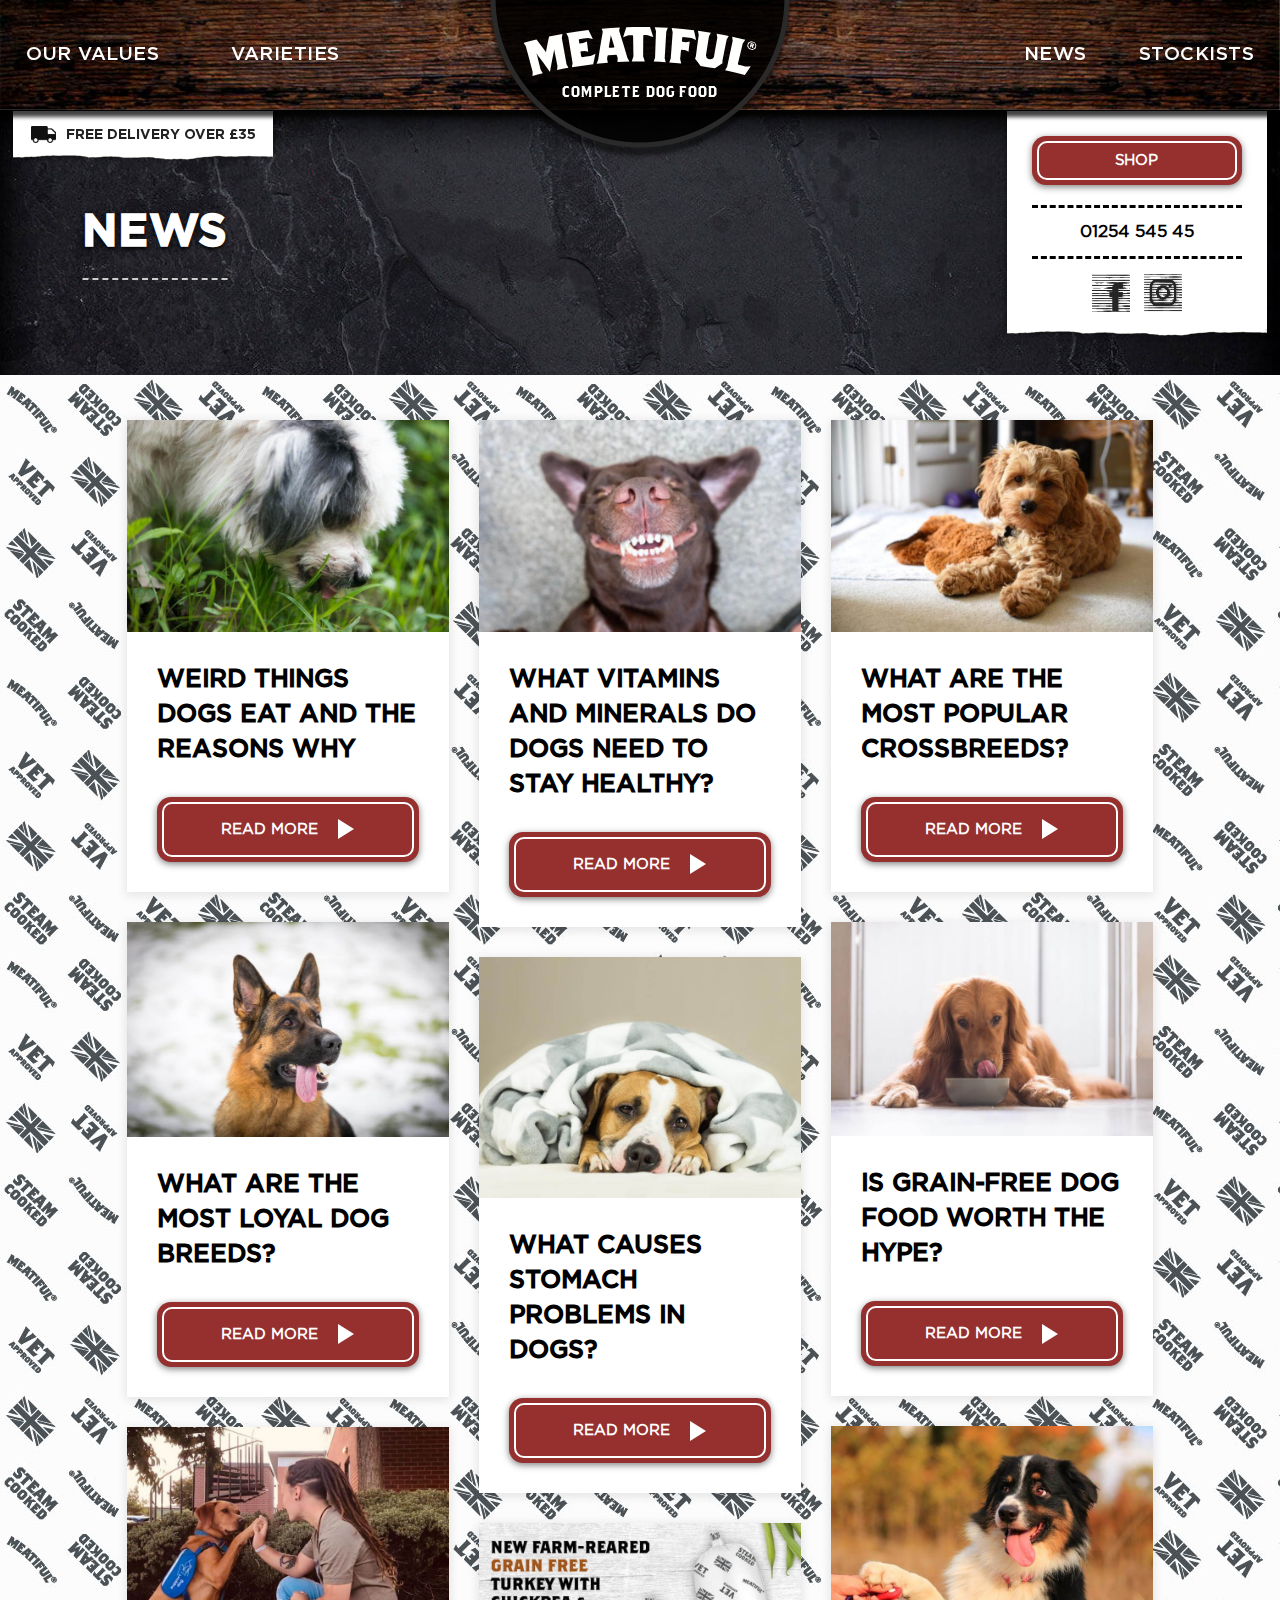
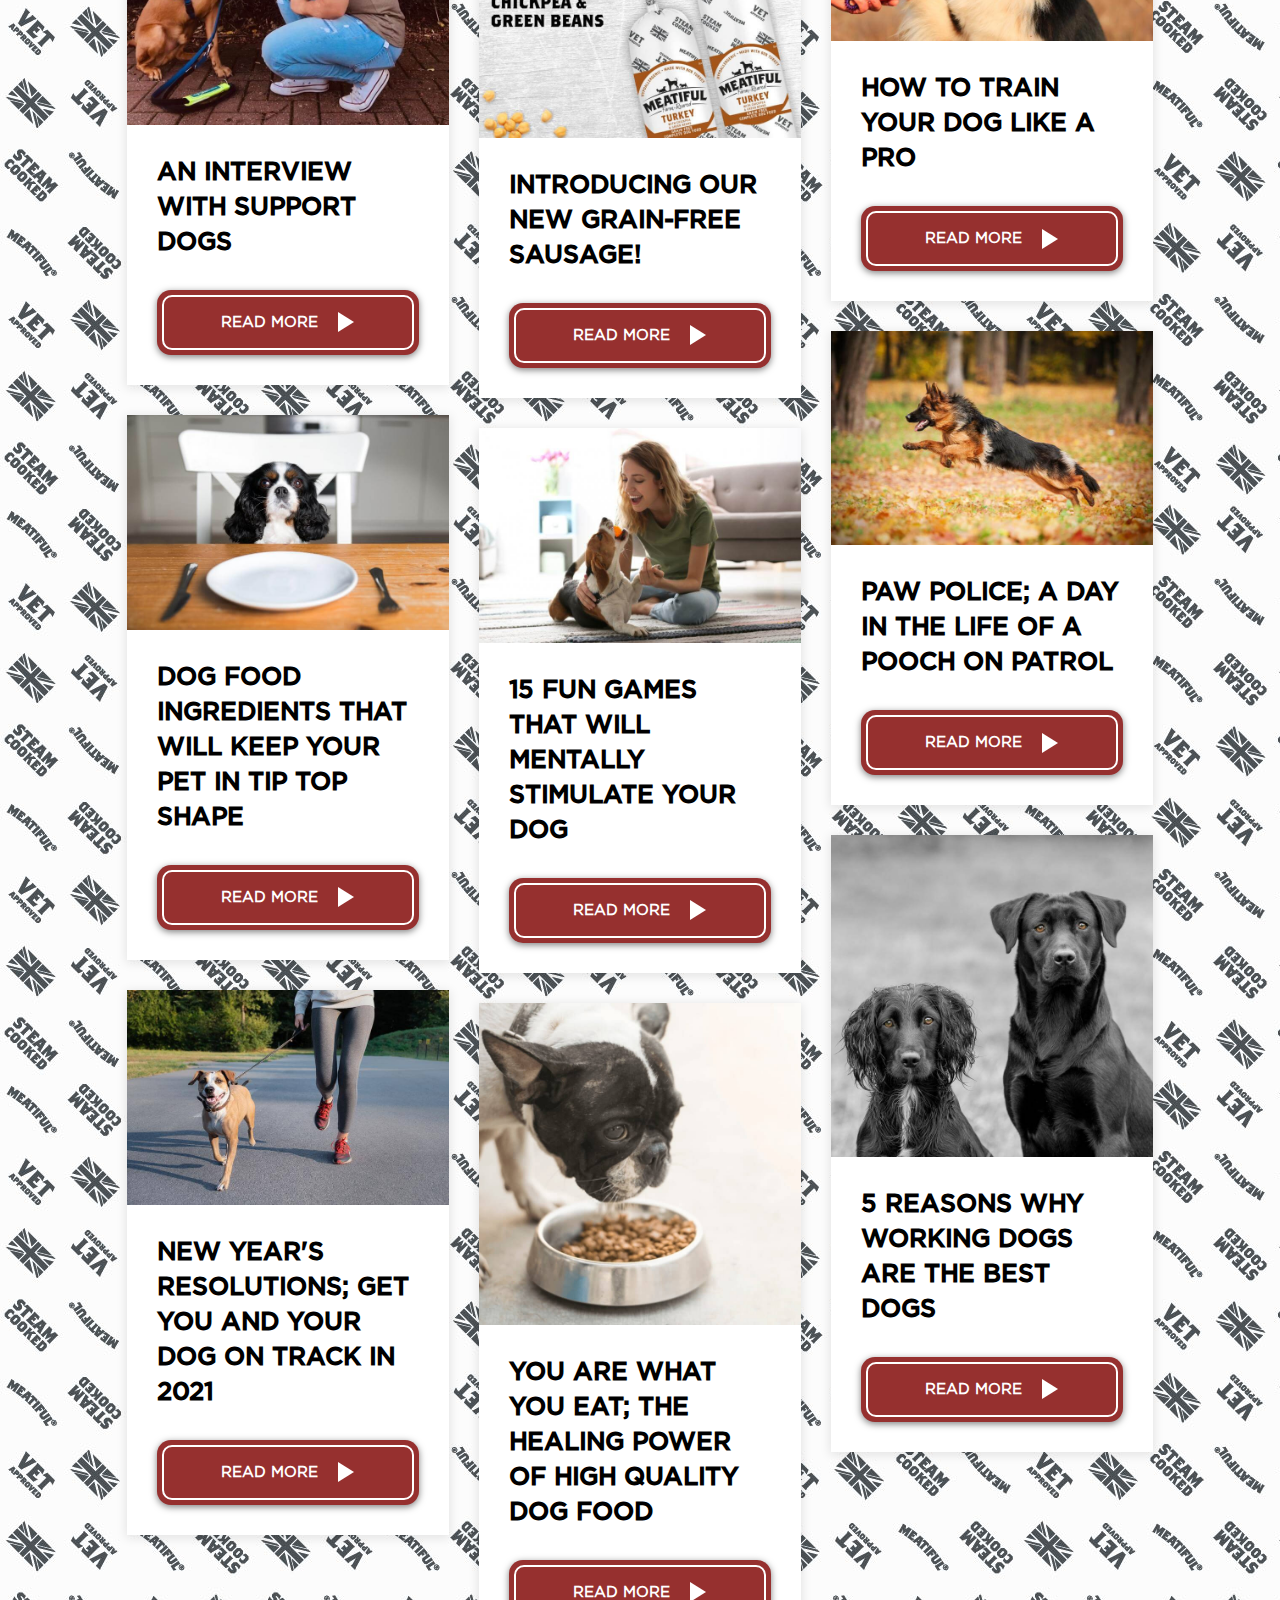
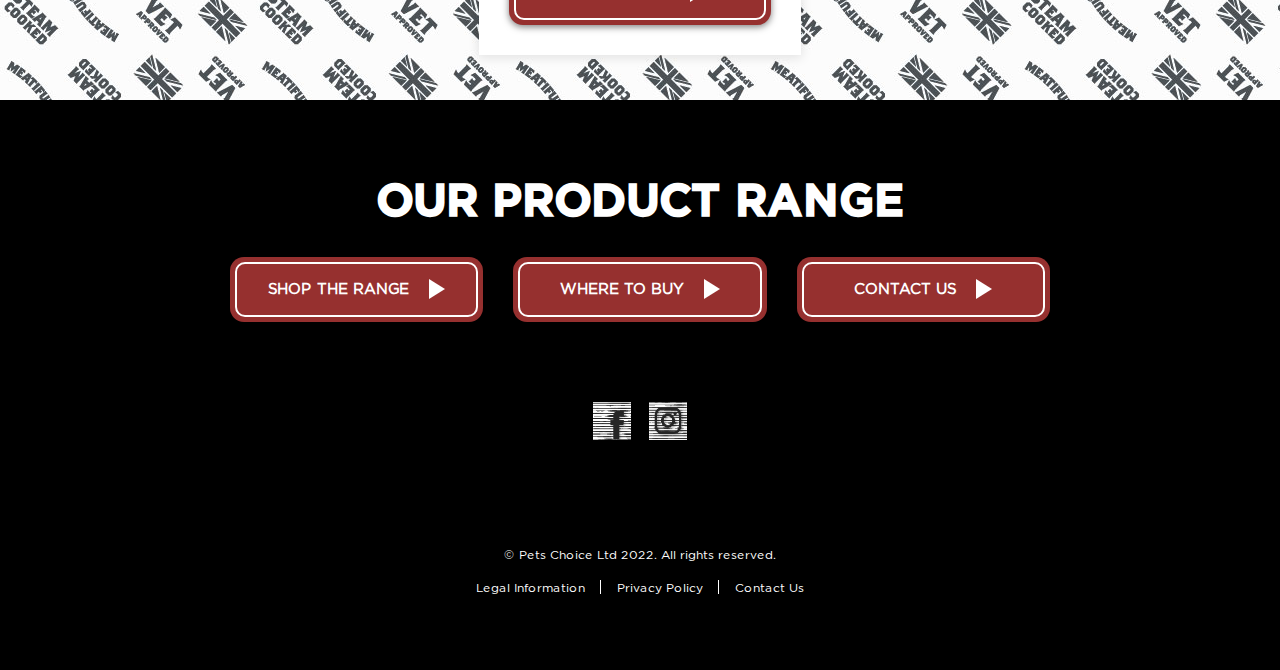
<file: news.html>
<!DOCTYPE html>
<html lang="en">
<head>
    <meta charset="utf-8">
    <meta http-equiv="X-UA-Compatible" content="IE=edge" />
    <meta name="viewport" content="width=device-width, initial-scale=1, maximum-scale=1" />
    <meta name="description" content="" />
    <meta name="author" content="Pets Choice" />
    <meta name="format-detection" content="telephone=no" />
    <meta property="og:image" content="assets/images/logo.png">
    <title>News | Meatiful</title>
    <link rel="icon" href="assets/images/favicon.ico" />
    <link rel="stylesheet" type="text/css" href="styles/main.min.css" />
</head>
<body class="archive">
    <div class="top-navigation" style="background-image: url(assets/images/bg-top-nav.jpg);">
        <div class="wrapper">
            <nav class="navbar navbar-expand-xl">
                <div class="container-fluid">
                    <div class="logo-bg">
                        <img src="./assets/images/header-logo-bg.png" alt="">
                    </div>
                    <a href="#" class="logo-link">
                        <img src="./assets/images/header-logo.svg" class="logo-image lazyload" alt="Logo" />
                    </a>
                    <button class="navbar-toggler" type="button" data-bs-toggle="collapse" data-bs-target="#navbarSupportedContent" aria-controls="navbarSupportedContent" aria-expanded="false" aria-label="Toggle navigation">
                        <span class="icon-bar"></span>
                        <span class="icon-bar"></span>
                        <span class="icon-bar"></span>
                    </button>
                    <div class="collapse navbar-collapse" id="navbarSupportedContent">
                        <ul class="navbar-nav">
                            <li class="nav-item active">
                                <a href="#" class="nav-link">Our Values</a>
                            </li>
                            <li class="nav-item">
                                <a href="#" class="nav-link">Varieties</a>
                            </li>
                            <li class="nav-item">
                                <a href="#" class="nav-link">News</a>
                            </li>
                            <li class="nav-item">
                                <a href="#" class="nav-link">Stockists</a>
                            </li>
                        </ul>
                        <div class="social-mobile">
                            <a href="#"><img src="./assets/images/icon-phone.png" alt=""></a>
                            <a href="#"><img src="./assets/images/icon-facebook.svg" alt=""></a>
                            <a href="#"><img src="./assets/images/icon-instagram.svg" alt=""></a>
                        </div>
                    </div>
                </div>
            </nav>
        </div>
        <div class="buy-online">
            <div class="buy-online-content">
                <a href="#" class="btn-brown">SHOP</a>
                <a href="tel:+44125454545" class="dashed">01254 545 45</a>
                <div class="social">
                    <a href="#"><img src="./assets/images/icon-facebook.svg" alt=""></a>
                    <a href="#"><img src="./assets/images/icon-instagram.svg" alt=""></a>
                </div>
            </div>
            <img src="./assets/images/torn-bottom.png" class="torn-bottom" alt="" >
        </div>
        <div class="free-delivery">
            <div class="free-delivery-content">
                <img src="./assets/images/icon-truck.png" class="icon-truck" alt="" />
                <p>free delivery over £35</p>
            </div>
            <img src="./assets/images/torn-bottom.png" class="torn-bottom" alt="" />
        </div>
    </div>
    <main class="page-legal">
        <section class="hero hero-legal">
            <div class="hero-background" style="background-image: url(./assets/images/bg-home-hero-mobile.jpg);"></div>
            <div class="container">
                <div class="wrapper">
                    <h1 class="heading dashed no-margin">News</h1>
                </div>
            </div>
        </section>
        <section class="content news" style="background-image: url(assets/images/bg-film.jpg);">
            <div class="container">
                <div class="masonry">
                    <div class="grid">
                        <div class="grid-item">
                            <a href="#" class="item-link">
                                <div class="image-holder">
                                    <img src="assets/images/image-news-1.jpg" alt="">
                                </div>
                                <div class="content-holder">
                                    <h4 class="title">Weird things dogs eat and the reasons why</h4>
                                    <div class="button-holder">
                                        <span class="btn-brown arrow-right">Read More</span>
                                    </div>
                                </div>
                            </a>
                        </div>
                        <div class="grid-item">
                            <a href="#" class="item-link">
                                <div class="image-holder">
                                    <img src="assets/images/image-news-2.jpg" alt="">
                                </div>
                                <div class="content-holder">
                                    <h4 class="title">What vitamins and minerals do dogs need to stay healthy?</h4>
                                    <div class="button-holder">
                                        <span class="btn-brown arrow-right">Read More</span>
                                    </div>
                                </div>
                            </a>
                        </div>
                        <div class="grid-item">
                            <a href="#" class="item-link">
                                <div class="image-holder">
                                    <img src="assets/images/image-news-3.jpg" alt="">
                                </div>
                                <div class="content-holder">
                                    <h4 class="title">What are the most popular crossbreeds?</h4>
                                    <div class="button-holder">
                                        <span class="btn-brown arrow-right">Read More</span>
                                    </div>
                                </div>
                            </a>
                        </div>
                        <div class="grid-item">
                            <a href="#" class="item-link">
                                <div class="image-holder">
                                    <img src="assets/images/image-news-4.jpg" alt="">
                                </div>
                                <div class="content-holder">
                                    <h4 class="title">What are the most loyal dog breeds?</h4>
                                    <div class="button-holder">
                                        <span class="btn-brown arrow-right">Read More</span>
                                    </div>
                                </div>
                            </a>
                        </div>
                        <div class="grid-item">
                            <a href="#" class="item-link">
                                <div class="image-holder">
                                    <img src="assets/images/image-news-5.jpg" alt="">
                                </div>
                                <div class="content-holder">
                                    <h4 class="title">Is grain-free dog food worth the hype?</h4>
                                    <div class="button-holder">
                                        <span class="btn-brown arrow-right">Read More</span>
                                    </div>
                                </div>
                            </a>
                        </div>
                        <div class="grid-item">
                            <a href="#" class="item-link">
                                <div class="image-holder">
                                    <img src="assets/images/image-news-6.jpg" alt="">
                                </div>
                                <div class="content-holder">
                                    <h4 class="title">What causes stomach problems in dogs?</h4>
                                    <div class="button-holder">
                                        <span class="btn-brown arrow-right">Read More</span>
                                    </div>
                                </div>
                            </a>
                        </div>
                        <div class="grid-item">
                            <a href="#" class="item-link">
                                <div class="image-holder">
                                    <img src="assets/images/image-news-7.jpg" alt="">
                                </div>
                                <div class="content-holder">
                                    <h4 class="title">How to train your dog like a pro</h4>
                                    <div class="button-holder">
                                        <span class="btn-brown arrow-right">Read More</span>
                                    </div>
                                </div>
                            </a>
                        </div>
                        <div class="grid-item">
                            <a href="#" class="item-link">
                                <div class="image-holder">
                                    <img src="assets/images/image-news-8.jpg" alt="">
                                </div>
                                <div class="content-holder">
                                    <h4 class="title">An interview with Support Dogs</h4>
                                    <div class="button-holder">
                                        <span class="btn-brown arrow-right">Read More</span>
                                    </div>
                                </div>
                            </a>
                        </div>
                        <div class="grid-item">
                            <a href="#" class="item-link">
                                <div class="image-holder">
                                    <img src="assets/images/image-news-9.jpg" alt="">
                                </div>
                                <div class="content-holder">
                                    <h4 class="title">Introducing our new grain-free sausage!</h4>
                                    <div class="button-holder">
                                        <span class="btn-brown arrow-right">Read More</span>
                                    </div>
                                </div>
                            </a>
                        </div>
                        <div class="grid-item">
                            <a href="#" class="item-link">
                                <div class="image-holder">
                                    <img src="assets/images/image-news-10.jpg" alt="">
                                </div>
                                <div class="content-holder">
                                    <h4 class="title">Paw police; a day in the life of a pooch on patrol</h4>
                                    <div class="button-holder">
                                        <span class="btn-brown arrow-right">Read More</span>
                                    </div>
                                </div>
                            </a>
                        </div>
                        <div class="grid-item">
                            <a href="#" class="item-link">
                                <div class="image-holder">
                                    <img src="assets/images/image-news-11.jpg" alt="">
                                </div>
                                <div class="content-holder">
                                    <h4 class="title">Dog food ingredients that will keep your pet in tip top shape</h4>
                                    <div class="button-holder">
                                        <span class="btn-brown arrow-right">Read More</span>
                                    </div>
                                </div>
                            </a>
                        </div>
                        <div class="grid-item">
                            <a href="#" class="item-link">
                                <div class="image-holder">
                                    <img src="assets/images/image-news-12.jpg" alt="">
                                </div>
                                <div class="content-holder">
                                    <h4 class="title">15 fun games that will mentally stimulate your dog</h4>
                                    <div class="button-holder">
                                        <span class="btn-brown arrow-right">Read More</span>
                                    </div>
                                </div>
                            </a>
                        </div>
                        <div class="grid-item">
                            <a href="#" class="item-link">
                                <div class="image-holder">
                                    <img src="assets/images/image-news-13.jpg" alt="">
                                </div>
                                <div class="content-holder">
                                    <h4 class="title">5 reasons why working dogs are the best dogs</h4>
                                    <div class="button-holder">
                                        <span class="btn-brown arrow-right">Read More</span>
                                    </div>
                                </div>
                            </a>
                        </div>
                        <div class="grid-item">
                            <a href="#" class="item-link">
                                <div class="image-holder">
                                    <img src="assets/images/image-news-14.jpg" alt="">
                                </div>
                                <div class="content-holder">
                                    <h4 class="title">New Year's Resolutions; get you and your dog on track in 2021</h4>
                                    <div class="button-holder">
                                        <span class="btn-brown arrow-right">Read More</span>
                                    </div>
                                </div>
                            </a>
                        </div>
                        <div class="grid-item">
                            <a href="#" class="item-link">
                                <div class="image-holder">
                                    <img src="assets/images/image-news-15.jpg" alt="">
                                </div>
                                <div class="content-holder">
                                    <h4 class="title">You are what you eat; the healing power of high quality dog food</h4>
                                    <div class="button-holder">
                                        <span class="btn-brown arrow-right">Read More</span>
                                    </div>
                                </div>
                            </a>
                        </div>
                    </div>
                </div>
            </div>
        </section>
        <section class="content content-no-post d-none" style="background-image: url(assets/images/bg-film.jpg);">
            <div class="container">
                <h2 class="text-center text-shadow-white">Nothing has been posted like that yet</h2>
                <div class="button-holder">
                    <a href="#" class="btn-brown">Return to Home</a>
                    <a href="#" class="btn-brown">Browse Dog Food</a>
                </div>
            </div>
        </section>
        <section class="product-range">
            <div class="container">
                <h2 class="heading heading-center">Our Product Range</h2>
                <div class="items">
                    <a href="#" class="btn-brown arrow-right">Shop the Range</a>
                    <a href="#" class="btn-brown arrow-right">Where to Buy</a>
                    <a href="#" class="btn-brown arrow-right">Contact Us</a>
                </div>
            </div>
        </section>
    </main>
    <div class="footer-main">
        <div class="container">
            <div class="social">
                <a href="#"><img src="./assets/images/icon-facebook.svg" alt=""></a>
                <a href="#"><img src="./assets/images/icon-instagram.svg" alt=""></a>
            </div>
            <div class="copyright">
                <p>&copy; Pets Choice Ltd 2022. All rights reserved.</p>
                <ul>
                    <li><a href="#">Legal Information</a></li>
                    <li><a href="#">Privacy Policy</a></li>
                    <li><a href="#">Contact Us</a></li>
                </ul>
            </div>
        </div>
    </div>
    <script src="scripts/vendors/jquery.min.js" id="jquery_min_js"></script>
    <script src="scripts/vendors/popper.min.js" defer onload="" id="popper_min_js"></script>
    <script src="scripts/vendors/bootstrap.min.js" defer onload="" id="bootstrap_min_js"></script>
    <script src="scripts/vendors/masonry.pkgd.min.js" defer onload="" id="masonry_pkgd_min_js"></script>
    <!-- move this to the <head> below the last <link> when integrating to WordPress -->
    <!-- <script src="scripts/vendors/lazyload.min.js"></script>  -->
    <script src="scripts/script.js" defer onload="" id="scripts_js"></script>
</body>
</html>
</file>
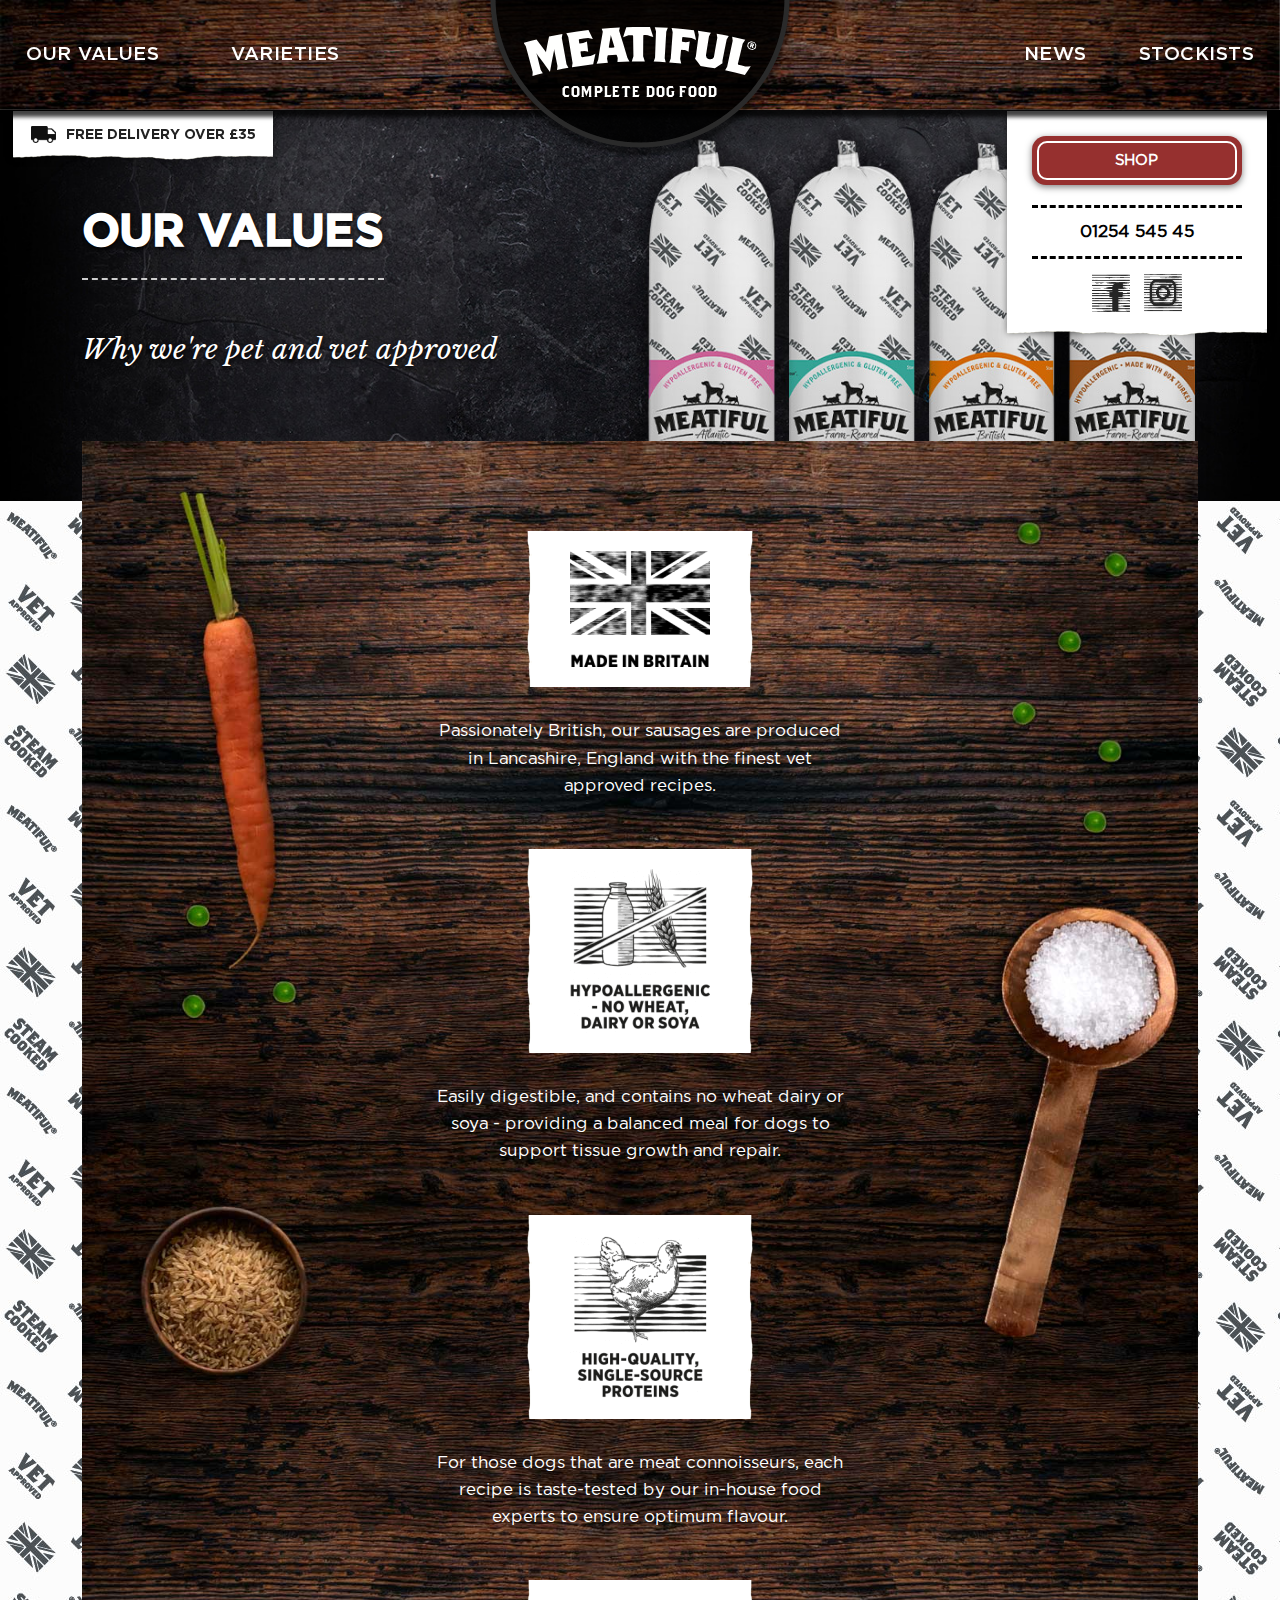
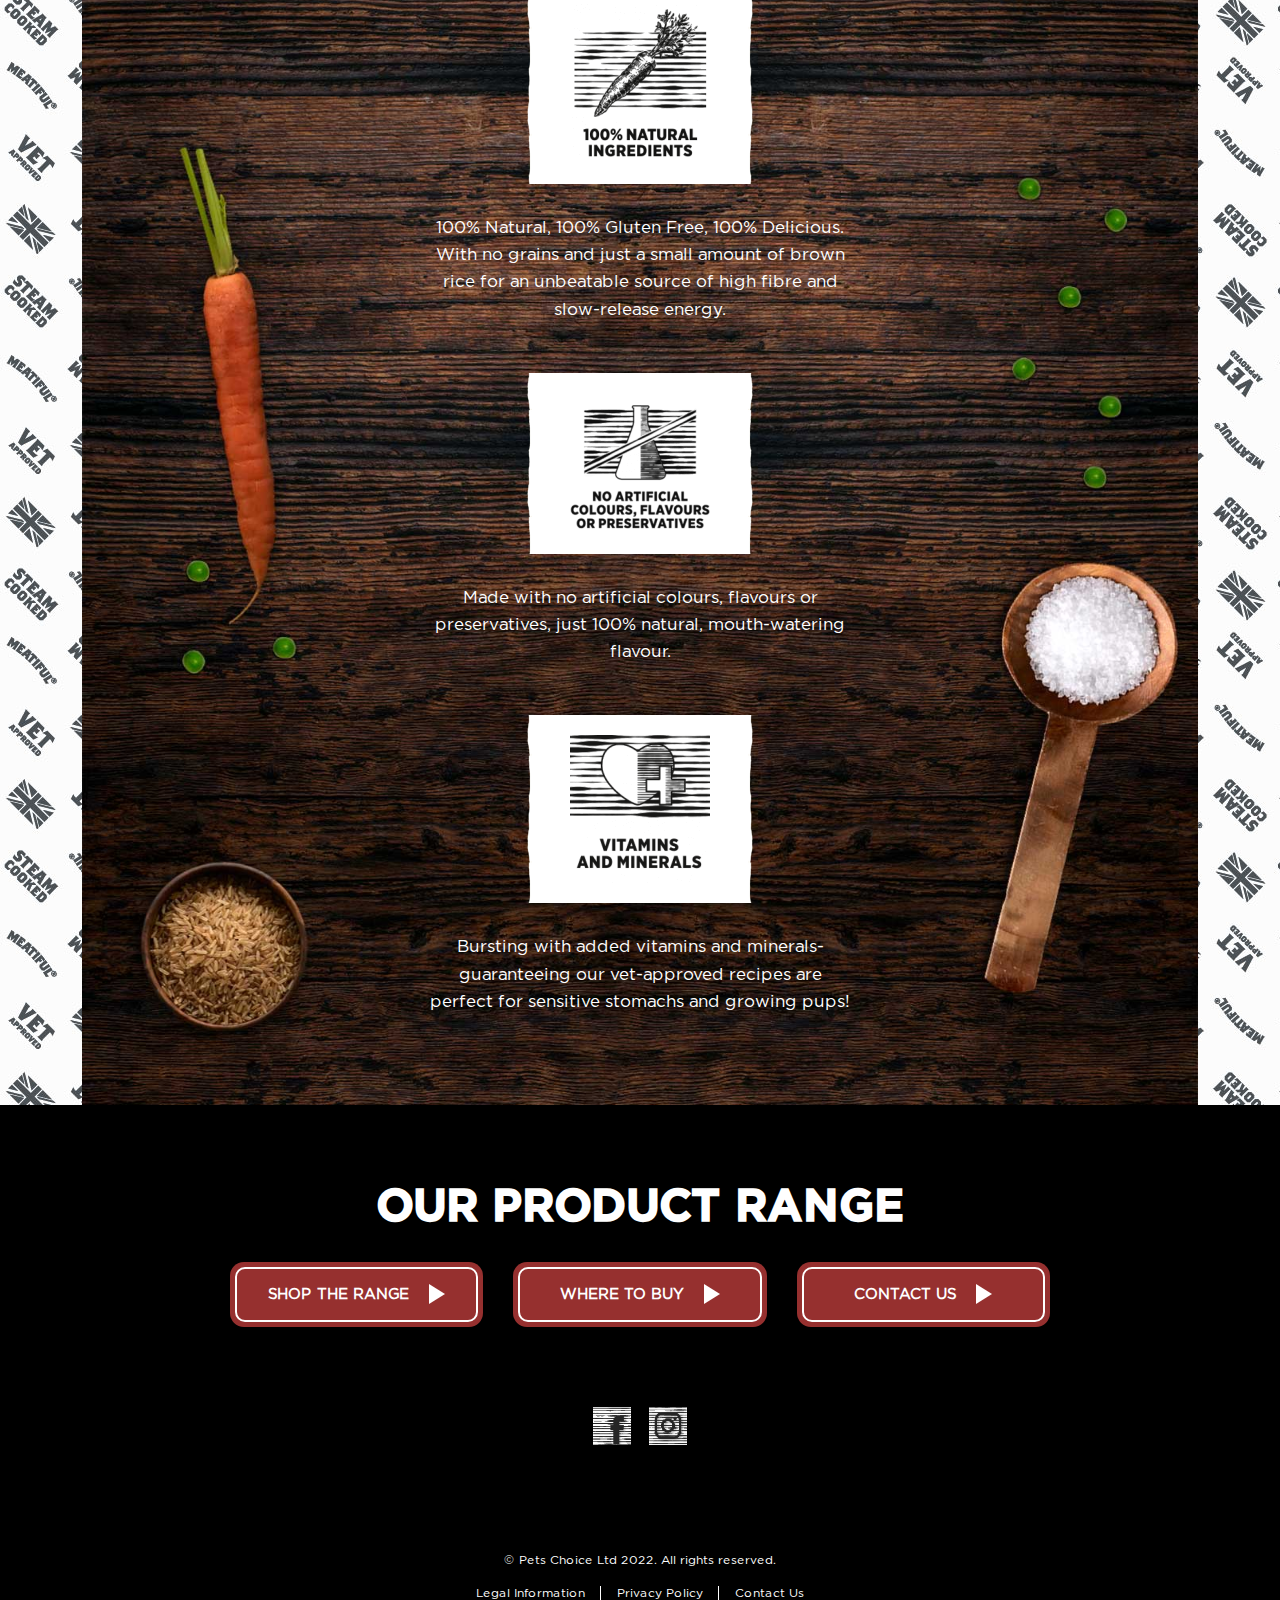
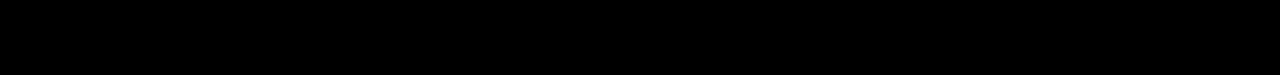
<file: our-values.html>
<!DOCTYPE html>
<html lang="en">
<head>
    <meta charset="utf-8">
    <meta http-equiv="X-UA-Compatible" content="IE=edge" />
    <meta name="viewport" content="width=device-width, initial-scale=1, maximum-scale=1" />
    <meta name="description" content="" />
    <meta name="author" content="Pets Choice" />
    <meta name="format-detection" content="telephone=no" />
    <meta property="og:image" content="assets/images/logo.png">
    <title>Our Values | Meatiful</title>
    <link rel="icon" href="assets/images/favicon.ico" />
    <!-- <link rel="stylesheet" type="text/css" href="https://cdnjs.cloudflare.com/ajax/libs/font-awesome/6.1.1/css/all.min.css" /> -->
    <link rel="stylesheet" type="text/css" href="styles/main.min.css" />
</head>
<body>
    <div class="top-navigation" style="background-image: url(assets/images/bg-top-nav.jpg);">
        <div class="wrapper">
            <nav class="navbar navbar-expand-xl">
                <div class="container-fluid">
                    <div class="logo-bg">
                        <img src="./assets/images/header-logo-bg.png" alt="">
                    </div>
                    <a href="#" class="logo-link">
                        <img src="./assets/images/header-logo.svg" class="logo-image lazyload" alt="Logo" />
                    </a>
                    <button class="navbar-toggler" type="button" data-bs-toggle="collapse" data-bs-target="#navbarSupportedContent" aria-controls="navbarSupportedContent" aria-expanded="false" aria-label="Toggle navigation">
                        <span class="icon-bar"></span>
                        <span class="icon-bar"></span>
                        <span class="icon-bar"></span>
                    </button>
                    <div class="collapse navbar-collapse" id="navbarSupportedContent">
                        <ul class="navbar-nav">
                            <li class="nav-item active">
                                <a href="#" class="nav-link">Our Values</a>
                            </li>
                            <li class="nav-item">
                                <a href="#" class="nav-link">Varieties</a>
                            </li>
                            <li class="nav-item">
                                <a href="#" class="nav-link">News</a>
                            </li>
                            <li class="nav-item">
                                <a href="#" class="nav-link">Stockists</a>
                            </li>
                        </ul>
                        <div class="social-mobile">
                            <a href="#"><img src="./assets/images/icon-phone.png" alt=""></a>
                            <a href="#"><img src="./assets/images/icon-facebook.svg" alt=""></a>
                            <a href="#"><img src="./assets/images/icon-instagram.svg" alt=""></a>
                        </div>
                    </div>
                </div>
            </nav>
        </div>
        <div class="buy-online">
            <div class="buy-online-content">
                <a href="#" class="btn-brown">SHOP</a>
                <a href="tel:+44125454545" class="dashed">01254 545 45</a>
                <div class="social">
                    <a href="#"><img src="./assets/images/icon-facebook.svg" alt=""></a>
                    <a href="#"><img src="./assets/images/icon-instagram.svg" alt=""></a>
                </div>
            </div>
            <img src="./assets/images/torn-bottom.png" class="torn-bottom" alt="" >
        </div>
        <div class="free-delivery">
            <div class="free-delivery-content">
                <img src="./assets/images/icon-truck.png" class="icon-truck" alt="" />
                <p>free delivery over £35</p>
            </div>
            <img src="./assets/images/torn-bottom.png" class="torn-bottom" alt="" />
        </div>
    </div>
    <main class="page-values">
        <section class="hero hero-secondary">
            <div class="hero-secondary-background" style="background-image: url(./assets/images/bg-hero-values.jpg);"></div>
            <div class="hero-background" style="background-image: url(./assets/images/bg-home-hero-mobile.jpg);"></div>
            <div class="container">
                <div class="wrapper">
                    <h1 class="heading dashed">Our Values</h1>
                    <h3 class="subheading">Why we're pet and vet approved</p>
                    <!-- <div class="button-holder">
                        <a href="#" class="btn-brown arrow-right">Our Values</a>
                    </div> -->
                </div>
            </div>
        </section>
        <section class="content" style="background-image: url(assets/images/bg-film.jpg);">
            <div class="container">
                <div class="wrapper" style="background-image: url(assets/images/bg-values-content.jpg);">
                    <div class="item">
                        <div class="image-holder">
                            <img src="assets/images/value-britain.png" alt="" />
                        </div>
                        <div class="text-holder">
                            <p>Passionately British, our sausages are produced in Lancashire, England with the finest vet approved recipes.</p>
                        </div>
                    </div>
                    <div class="item">
                        <div class="image-holder">
                            <img src="assets/images/value-hypo.png" alt="" />
                        </div>
                        <div class="text-holder">
                            <p>Easily digestible, and contains no wheat dairy or soya - providing a balanced meal for dogs to support tissue growth and repair.</p>
                        </div>
                    </div>
                    <div class="item">
                        <div class="image-holder">
                            <img src="assets/images/value-protein.png" alt="" />
                        </div>
                        <div class="text-holder">
                            <p>For those dogs that are meat connoisseurs, each recipe is taste-tested by our in-house food experts to ensure optimum flavour.</p>
                        </div>
                    </div>
                    <div class="item">
                        <div class="image-holder">
                            <img src="assets/images/value-natural.png" alt="" />
                        </div>
                        <div class="text-holder">
                            <p>100% Natural, 100% Gluten Free, 100% Delicious. With no grains and just a small amount of brown rice for an unbeatable source of high fibre and slow-release energy.</p>
                        </div>
                    </div>
                    <div class="item">
                        <div class="image-holder">
                            <img src="assets/images/value-no-artificial.png" alt="" />
                        </div>
                        <div class="text-holder">
                            <p>Made with no artificial colours, flavours or preservatives, just 100% natural, mouth-watering flavour.</p>
                        </div>
                    </div>
                    <div class="item">
                        <div class="image-holder">
                            <img src="assets/images/value-vitamins.png" alt="" />
                        </div>
                        <div class="text-holder">
                            <p>Bursting with added vitamins and minerals- guaranteeing our vet-approved recipes are perfect for sensitive stomachs and growing pups!</p>
                        </div>
                    </div>
                </div>
            </div>
        </section>
        <section class="product-range">
            <div class="container">
                <h2 class="heading heading-center">Our Product Range</h2>
                <div class="items">
                    <a href="#" class="btn-brown arrow-right">Shop the Range</a>
                    <a href="#" class="btn-brown arrow-right">Where to Buy</a>
                    <a href="#" class="btn-brown arrow-right">Contact Us</a>
                </div>
            </div>
        </section>
    </main>
    <div class="footer-main">
        <div class="container">
        <div class="social">
            <a href="#"><img src="./assets/images/icon-facebook.svg" alt=""></a>
            <a href="#"><img src="./assets/images/icon-instagram.svg" alt=""></a>
        </div>
        <div class="copyright">
            <p>&copy; Pets Choice Ltd 2022. All rights reserved.</p>
            <ul>
            <li><a href="#">Legal Information</a></li>
            <li><a href="#">Privacy Policy</a></li>
            <li><a href="#">Contact Us</a></li>
            </ul>
        </div>
        </div>
    </div>
    <script src="scripts/vendors/jquery.min.js" id="jquery_min_js"></script>
    <script src="scripts/vendors/popper.min.js" defer onload="" id="popper_min_js"></script>
    <script src="scripts/vendors/bootstrap.min.js" defer onload="" id="bootstrap_min_js"></script>
    <!-- move this to the <head> below the last <link> when integrating to WordPress -->
    <!-- <script src="scripts/vendors/lazyload.min.js"></script>  -->
    <script src="scripts/script.js" defer onload="" id="scripts_js"></script>
</body>
</html>
</file>
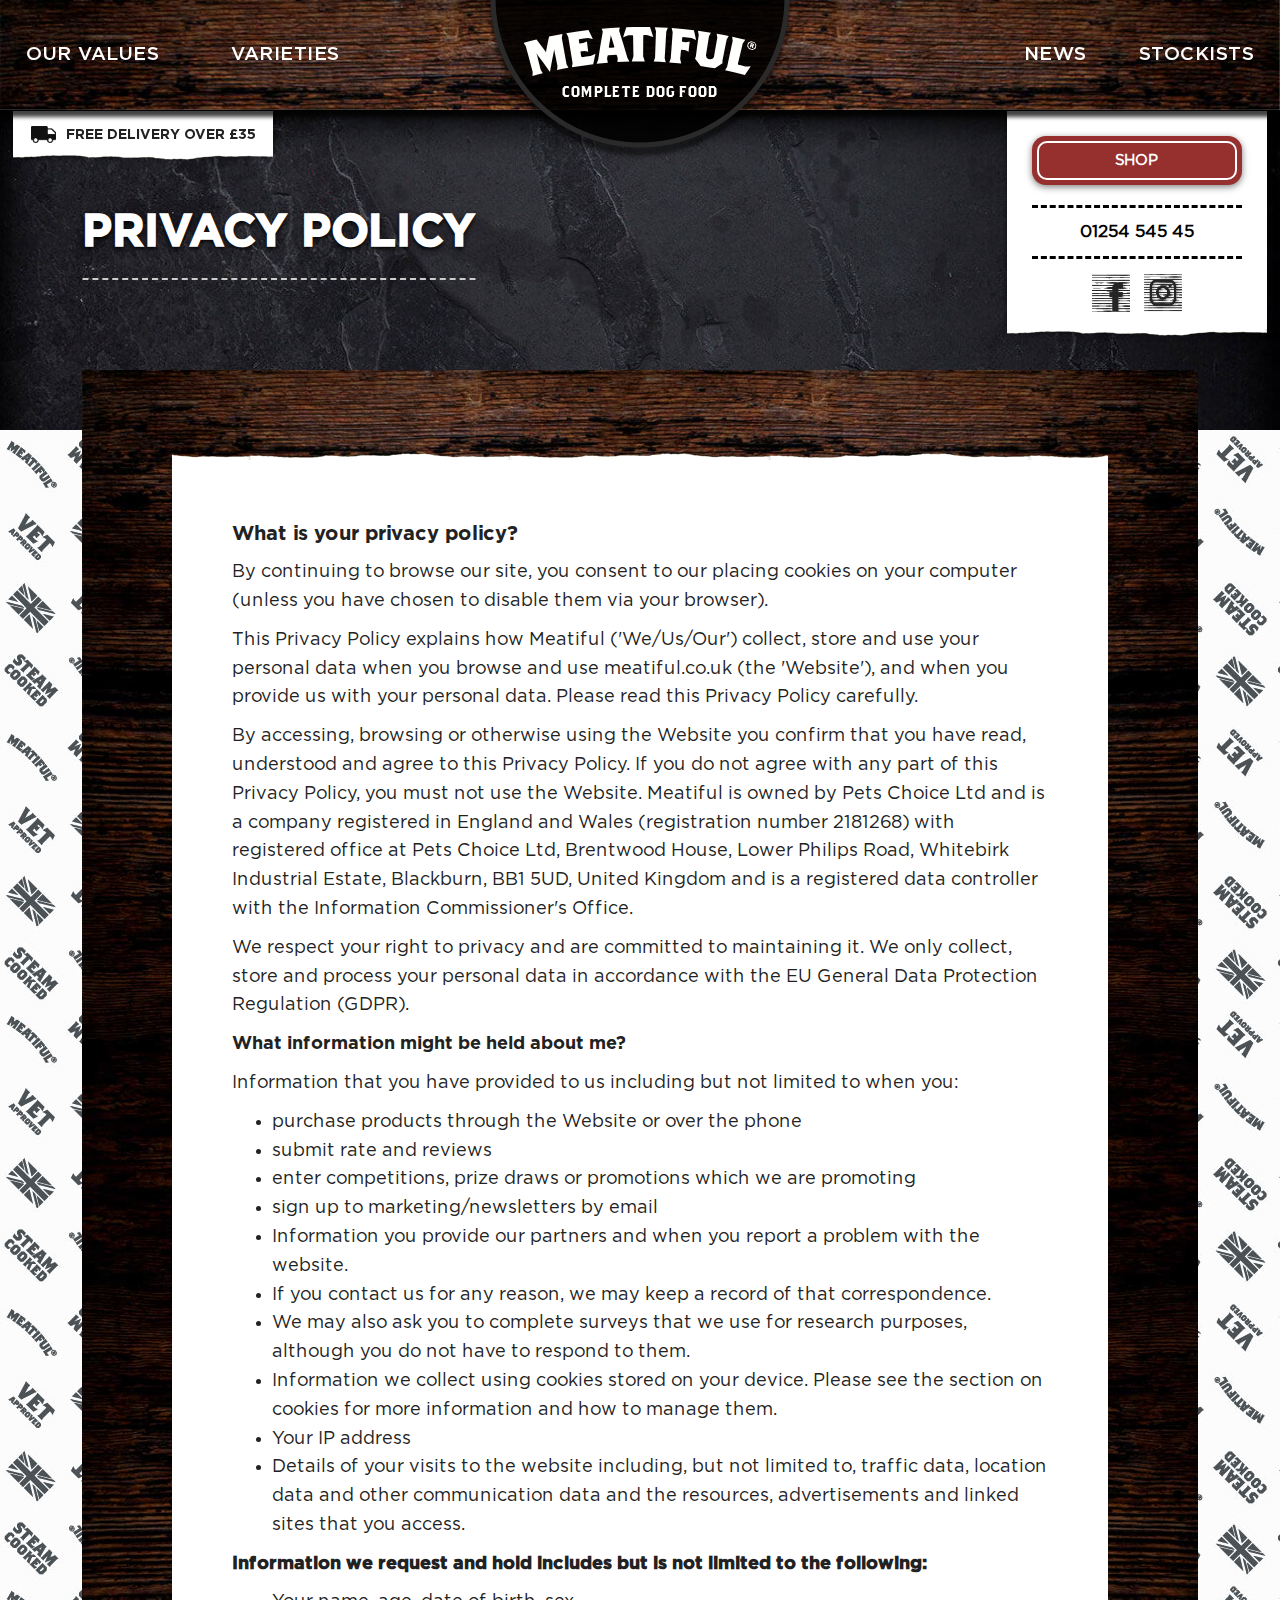
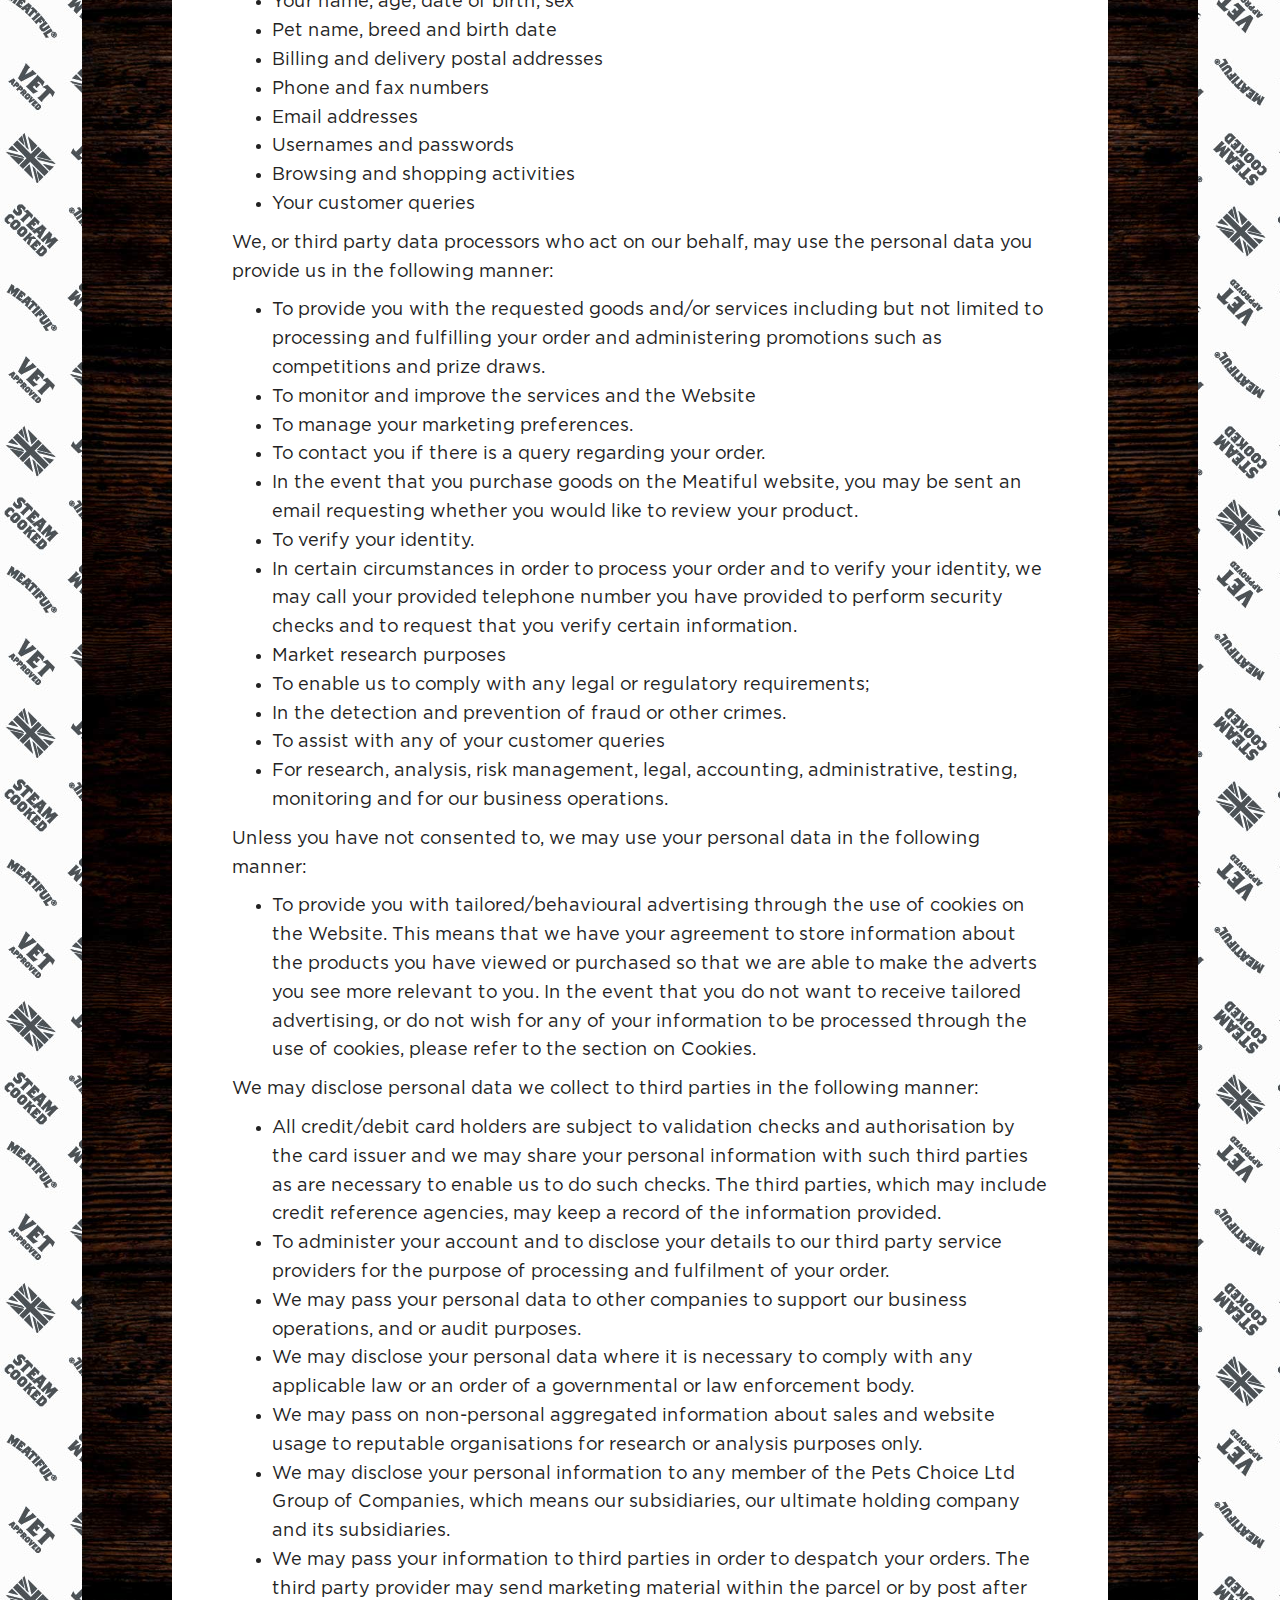
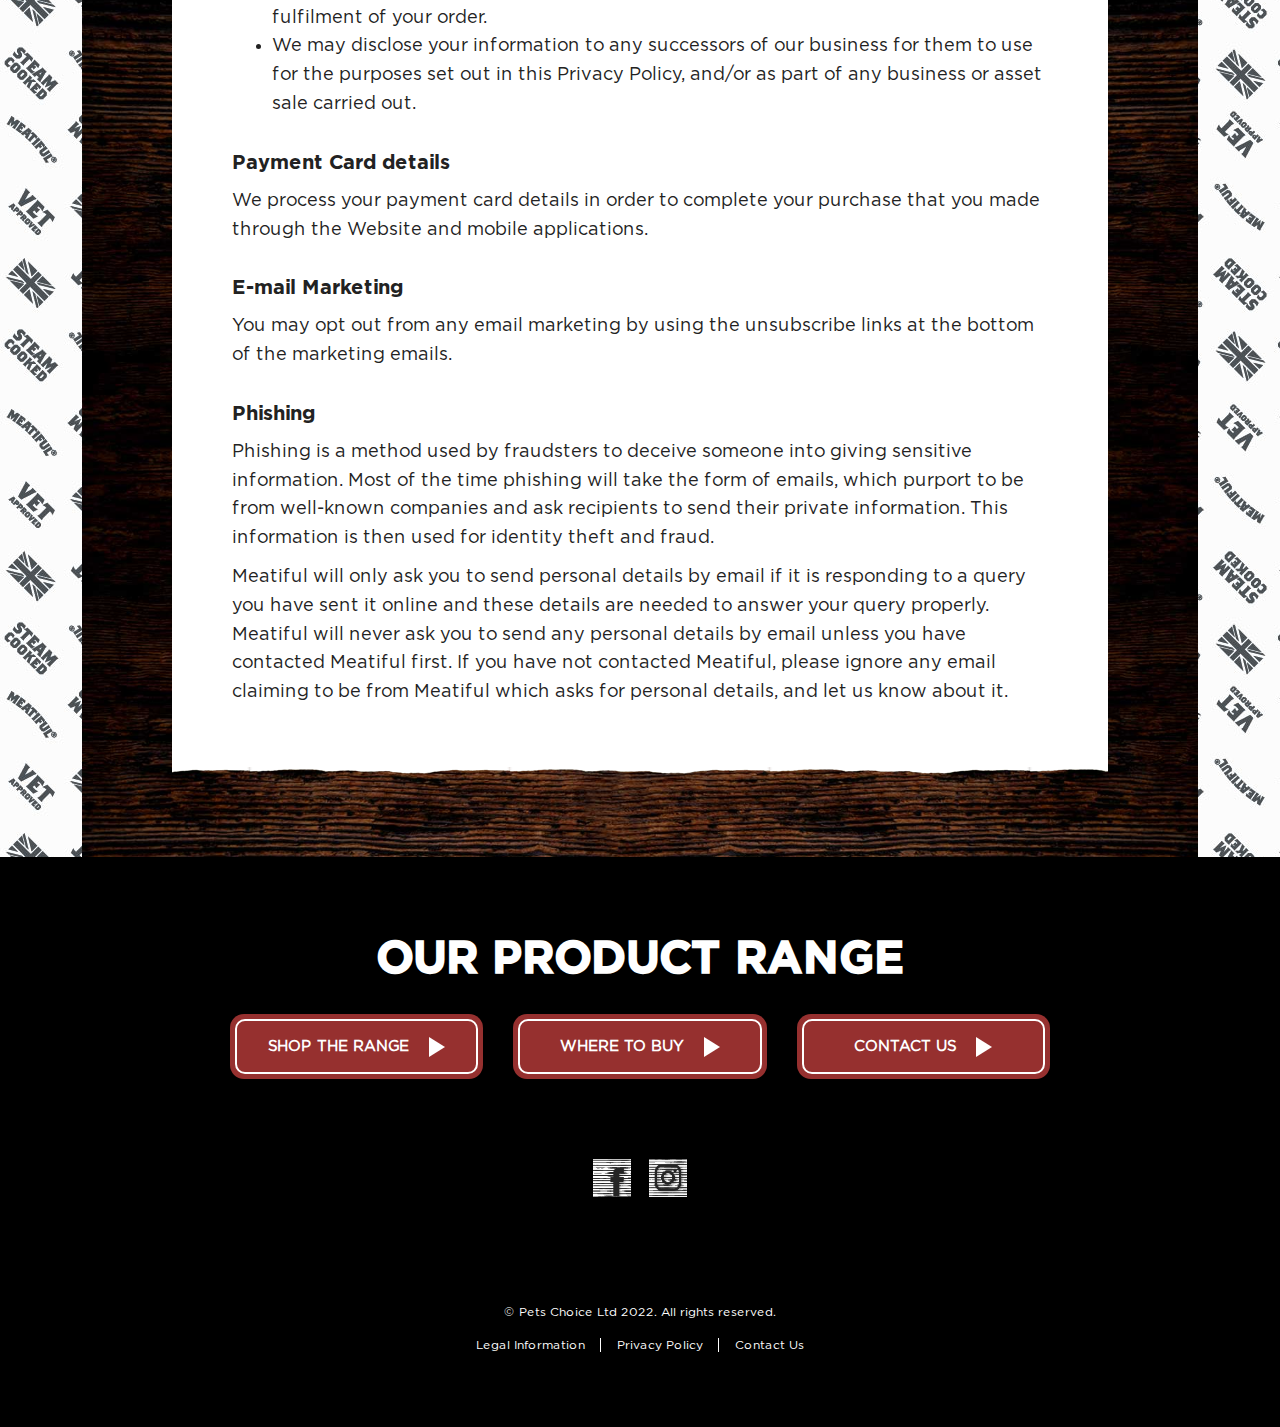
<file: privacy-policy.html>
<!DOCTYPE html>
<html lang="en">
<head>
    <meta charset="utf-8">
    <meta http-equiv="X-UA-Compatible" content="IE=edge" />
    <meta name="viewport" content="width=device-width, initial-scale=1, maximum-scale=1" />
    <meta name="description" content="" />
    <meta name="author" content="Pets Choice" />
    <meta name="format-detection" content="telephone=no" />
    <meta property="og:image" content="assets/images/logo.png">
    <title>Privacy Policy | Meatiful</title>
    <link rel="icon" href="assets/images/favicon.ico" />
    <link rel="stylesheet" type="text/css" href="styles/main.min.css" />
</head>
<body>
    <div class="top-navigation" style="background-image: url(assets/images/bg-top-nav.jpg);">
        <div class="wrapper">
            <nav class="navbar navbar-expand-xl">
                <div class="container-fluid">
                    <div class="logo-bg">
                        <img src="./assets/images/header-logo-bg.png" alt="">
                    </div>
                    <a href="#" class="logo-link">
                        <img src="./assets/images/header-logo.svg" class="logo-image lazyload" alt="Logo" />
                    </a>
                    <button class="navbar-toggler" type="button" data-bs-toggle="collapse" data-bs-target="#navbarSupportedContent" aria-controls="navbarSupportedContent" aria-expanded="false" aria-label="Toggle navigation">
                        <span class="icon-bar"></span>
                        <span class="icon-bar"></span>
                        <span class="icon-bar"></span>
                    </button>
                    <div class="collapse navbar-collapse" id="navbarSupportedContent">
                        <ul class="navbar-nav">
                            <li class="nav-item active">
                                <a href="#" class="nav-link">Our Values</a>
                            </li>
                            <li class="nav-item">
                                <a href="#" class="nav-link">Varieties</a>
                            </li>
                            <li class="nav-item">
                                <a href="#" class="nav-link">News</a>
                            </li>
                            <li class="nav-item">
                                <a href="#" class="nav-link">Stockists</a>
                            </li>
                        </ul>
                        <div class="social-mobile">
                            <a href="#"><img src="./assets/images/icon-phone.png" alt=""></a>
                            <a href="#"><img src="./assets/images/icon-facebook.svg" alt=""></a>
                            <a href="#"><img src="./assets/images/icon-instagram.svg" alt=""></a>
                        </div>
                    </div>
                </div>
            </nav>
        </div>
        <div class="buy-online">
            <div class="buy-online-content">
                <a href="#" class="btn-brown">SHOP</a>
                <a href="tel:+44125454545" class="dashed">01254 545 45</a>
                <div class="social">
                    <a href="#"><img src="./assets/images/icon-facebook.svg" alt=""></a>
                    <a href="#"><img src="./assets/images/icon-instagram.svg" alt=""></a>
                </div>
            </div>
            <img src="./assets/images/torn-bottom.png" class="torn-bottom" alt="" >
        </div>
        <div class="free-delivery">
            <div class="free-delivery-content">
                <img src="./assets/images/icon-truck.png" class="icon-truck" alt="" />
                <p>free delivery over £35</p>
            </div>
            <img src="./assets/images/torn-bottom.png" class="torn-bottom" alt="" />
        </div>
    </div>
    <main class="page-legal">
        <section class="hero hero-legal">
            <div class="hero-background" style="background-image: url(./assets/images/bg-home-hero-mobile.jpg);"></div>
            <div class="container">
                <div class="wrapper">
                <h1 class="heading dashed">Privacy Policy</h1>
                </div>
            </div>
        </section>
        <section class="content" style="background-image: url(assets/images/bg-film.jpg);">
            <div class="container">
                <div class="wrapper" style="background-image: url(assets/images/bg-home-featured.jpg);">
                    <div class="holder">
                        <h6>What is your privacy policy?</h6>
                        <p>By continuing to browse our site, you consent to our placing cookies on your computer (unless you have chosen to disable them via your browser).</p>
                        <p>This Privacy Policy explains how Meatiful ('We/Us/Our') collect, store and use your personal data when you browse and use meatiful.co.uk (the 'Website'), and when you provide us with your personal data. Please read this Privacy Policy carefully.</p>
                        <p>By accessing, browsing or otherwise using the Website you confirm that you have read, understood and agree to this Privacy Policy. If you do not agree with any part of this Privacy Policy, you must not use the Website. Meatiful is owned by Pets Choice Ltd and is a company registered in England and Wales (registration number 2181268) with registered office at Pets Choice Ltd, Brentwood House, Lower Philips Road, Whitebirk Industrial Estate, Blackburn, BB1 5UD, United Kingdom and is a registered data controller with the Information Commissioner's Office.</p>
                        <p>We respect your right to privacy and are committed to maintaining it. We only collect, store and process your personal data in accordance with the EU General Data Protection Regulation (GDPR).</p>
                        <p><strong>What information might be held about me?</strong></p>
                        <p>Information that you have provided to us including but not limited to when you:</p>
                        <ul>
                            <li>purchase products through the Website or over the phone</li>
                            <li>submit rate and reviews</li>
                            <li>enter competitions, prize draws or promotions which we are promoting</li>
                            <li>sign up to marketing/newsletters by email</li>
                            <li>Information you provide our partners and when you report a problem with the website.</li>
                            <li>If you contact us for any reason, we may keep a record of that correspondence.</li>
                            <li>We may also ask you to complete surveys that we use for research purposes, although you do not have to respond to them.</li>
                            <li>Information we collect using cookies stored on your device. Please see the section on cookies for more information and how to manage them.</li>
                            <li>Your IP address</li>
                            <li>Details of your visits to the website including, but not limited to, traffic data, location data and other communication data and the resources, advertisements and linked sites that you access.</li>
                        </ul>
                        <p><b>Information we request and hold includes but is not limited to the following:</b></p>
                        <ul>
                            <li>Your name, age, date of birth, sex</li>
                            <li>Pet name, breed and birth date</li>
                            <li>Billing and delivery postal addresses</li>
                            <li>Phone and fax numbers</li>
                            <li>Email addresses</li>
                            <li>Usernames and passwords</li>
                            <li>Browsing and shopping activities</li>
                            <li>Your customer queries</li>
                        </ul>
                        <p>We, or third party data processors who act on our behalf, may use the personal data you provide us in the following manner:</p>
                        <ul>
                            <li>To provide you with the requested goods and/or services including but not limited to processing and fulfilling your order and administering promotions such as competitions and prize draws.</li>
                            <li>To monitor and improve the services and the Website</li>
                            <li>To manage your marketing preferences.</li>
                            <li>To contact you if there is a query regarding your order.</li>
                            <li>In the event that you purchase goods on the Meatiful website, you may be sent an email requesting whether you would like to review your product.</li>
                            <li>To verify your identity.</li>
                            <li>In certain circumstances in order to process your order and to verify your identity, we may call your provided telephone number you have provided to perform security checks and to request that you verify certain information.</li>
                            <li>Market research purposes</li>
                            <li>To enable us to comply with any legal or regulatory requirements;</li>
                            <li>In the detection and prevention of fraud or other crimes.</li>
                            <li>To assist with any of your customer queries</li>
                            <li>For research, analysis, risk management, legal, accounting, administrative, testing, monitoring and for our business operations.</li>
                        </ul>
                        <p>Unless you have not consented to, we may use your personal data in the following manner:</p>
                        <ul>
                            <li>To provide you with tailored/behavioural advertising through the use of cookies on the Website. This means that we have your agreement to store information about the products you have viewed or purchased so that we are able to make the adverts you see more relevant to you. In the event that you do not want to receive tailored advertising, or do not wish for any of your information to be processed through the use of cookies, please refer to the section on Cookies.</li>
                        </ul>
                        <p>We may disclose personal data we collect to third parties in the following manner:</p>
                        <ul>
                            <li>All credit/debit card holders are subject to validation checks and authorisation by the card issuer and we may share your personal information with such third parties as are necessary to enable us to do such checks. The third parties, which may include credit reference agencies, may keep a record of the information provided.</li>
                            <li>To administer your account and to disclose your details to our third party service providers for the purpose of processing and fulfilment of your order.</li>
                            <li>We may pass your personal data to other companies to support our business operations, and or audit purposes.</li>
                            <li>We may disclose your personal data where it is necessary to comply with any applicable law or an order of a governmental or law enforcement body.</li>
                            <li>We may pass on non-personal aggregated information about sales and website usage to reputable organisations for research or analysis purposes only.</li>
                            <li>We may disclose your personal information to any member of the Pets Choice Ltd Group of Companies, which means our subsidiaries, our ultimate holding company and its subsidiaries.</li>
                            <li>We may pass your information to third parties in order to despatch your orders. The third party provider may send marketing material within the parcel or by post after fulfilment of your order.</li>
                            <li>We may disclose your information to any successors of our business for them to use for the purposes set out in this Privacy Policy, and/or as part of any business or asset sale carried out.</li>
                        </ul>
                        <h6>Payment Card details</h6>
                        <p>We process your payment card details in order to complete your purchase that you made through the Website and mobile applications.</p>
                        <h6>E-mail Marketing</h6>
                        <p>You may opt out from any email marketing by using the unsubscribe links at the bottom of the marketing emails.</p>
                        <h6>Phishing</h6>
                        <p>Phishing is a method used by fraudsters to deceive someone into giving sensitive information. Most of the time phishing will take the form of emails, which purport to be from well-known companies and ask recipients to send their private information. This information is then used for identity theft and fraud.</p>
                        <p>Meatiful will only ask you to send personal details by email if it is responding to a query you have sent it online and these details are needed to answer your query properly. Meatiful will never ask you to send any personal details by email unless you have contacted Meatiful first. If you have not contacted Meatiful, please ignore any email claiming to be from Meatiful which asks for personal details, and let us know about it.</p>
                    </div>
                </div>
            </div>
        </section>
        <section class="product-range">
            <div class="container">
                <h2 class="heading heading-center">Our Product Range</h2>
                <div class="items">
                    <a href="#" class="btn-brown arrow-right">Shop the Range</a>
                    <a href="#" class="btn-brown arrow-right">Where to Buy</a>
                    <a href="#" class="btn-brown arrow-right">Contact Us</a>
                </div>
            </div>
        </section>
    </main>
    <div class="footer-main">
        <div class="container">
            <div class="social">
                <a href="#"><img src="./assets/images/icon-facebook.svg" alt=""></a>
                <a href="#"><img src="./assets/images/icon-instagram.svg" alt=""></a>
            </div>
            <div class="copyright">
                <p>&copy; Pets Choice Ltd 2022. All rights reserved.</p>
                <ul>
                    <li><a href="#">Legal Information</a></li>
                    <li><a href="#">Privacy Policy</a></li>
                    <li><a href="#">Contact Us</a></li>
                </ul>
            </div>
        </div>
    </div>
    <script src="scripts/vendors/jquery.min.js" id="jquery_min_js"></script>
    <script src="scripts/vendors/popper.min.js" defer onload="" id="popper_min_js"></script>
    <script src="scripts/vendors/bootstrap.min.js" defer onload="" id="bootstrap_min_js"></script>
    <!-- move this to the <head> below the last <link> when integrating to WordPress -->
    <!-- <script src="scripts/vendors/lazyload.min.js"></script>  -->
    <script src="scripts/script.js" defer onload="" id="scripts_js"></script>
</body>
</html>
</file>
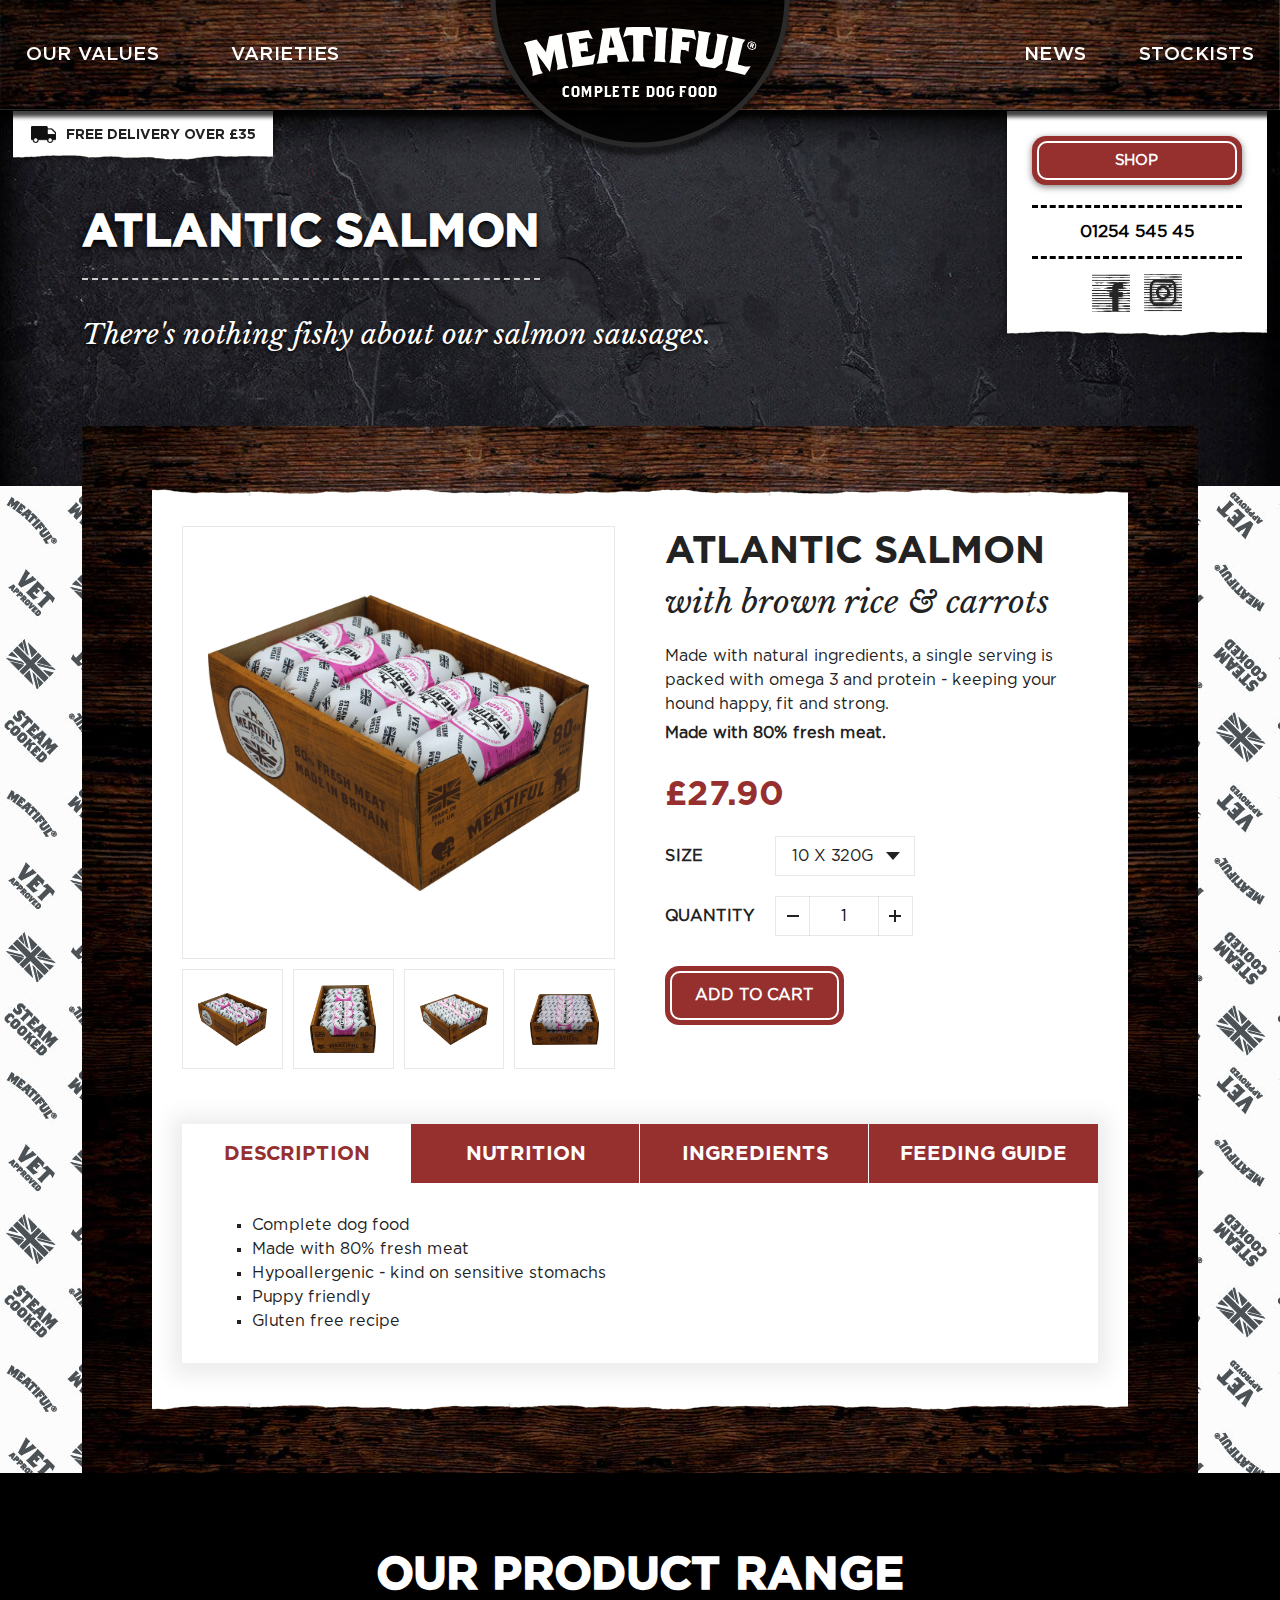
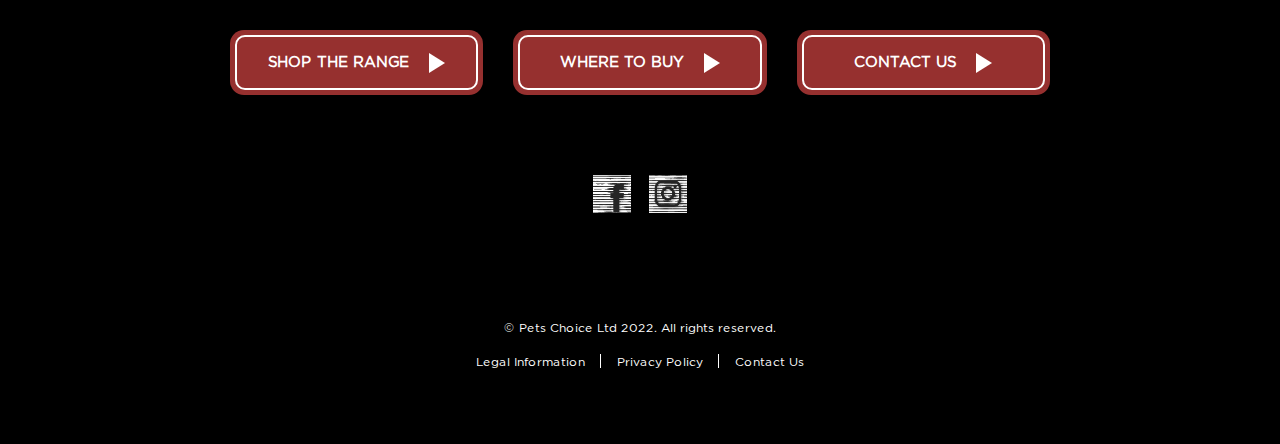
<file: product.html>
<!DOCTYPE html>
<html lang="en">
<head>
    <meta charset="utf-8">
    <meta http-equiv="X-UA-Compatible" content="IE=edge" />
    <meta name="viewport" content="width=device-width, initial-scale=1, maximum-scale=1" />
    <meta name="description" content="" />
    <meta name="author" content="Pets Choice" />
    <meta name="format-detection" content="telephone=no" />
    <meta property="og:image" content="assets/images/logo.png">
    <title>Atlantic Salmon | Meatiful</title>
    <link rel="icon" href="assets/images/favicon.ico" />
    <link rel="stylesheet" href="https://cdnjs.cloudflare.com/ajax/libs/font-awesome/6.1.1/css/all.min.css" />
    <link rel="stylesheet" type="text/css" href="styles/main.min.css" />
</head>
<body>
    <div class="top-navigation" style="background-image: url(assets/images/bg-top-nav.jpg);">
        <div class="wrapper">
            <nav class="navbar navbar-expand-xl">
                <div class="container-fluid">
                    <div class="logo-bg">
                        <img src="./assets/images/header-logo-bg.png" alt="">
                    </div>
                    <a href="#" class="logo-link">
                        <img src="./assets/images/header-logo.svg" class="logo-image lazyload" alt="Logo" />
                    </a>
                    <button class="navbar-toggler" type="button" data-bs-toggle="collapse" data-bs-target="#navbarSupportedContent" aria-controls="navbarSupportedContent" aria-expanded="false" aria-label="Toggle navigation">
                        <span class="icon-bar"></span>
                        <span class="icon-bar"></span>
                        <span class="icon-bar"></span>
                    </button>
                    <div class="collapse navbar-collapse" id="navbarSupportedContent">
                        <ul class="navbar-nav">
                            <li class="nav-item active">
                                <a href="#" class="nav-link">Our Values</a>
                            </li>
                            <li class="nav-item">
                                <a href="#" class="nav-link">Varieties</a>
                            </li>
                            <li class="nav-item">
                                <a href="#" class="nav-link">News</a>
                            </li>
                            <li class="nav-item">
                                <a href="#" class="nav-link">Stockists</a>
                            </li>
                        </ul>
                        <div class="social-mobile">
                            <a href="#"><img src="./assets/images/icon-phone.png" alt=""></a>
                            <a href="#"><img src="./assets/images/icon-facebook.svg" alt=""></a>
                            <a href="#"><img src="./assets/images/icon-instagram.svg" alt=""></a>
                        </div>
                    </div>
                </div>
            </nav>
        </div>
        <div class="buy-online">
            <div class="buy-online-content">
                <a href="#" class="btn-brown">SHOP</a>
                <a href="tel:+44125454545" class="dashed">01254 545 45</a>
                <div class="social">
                    <a href="#"><img src="./assets/images/icon-facebook.svg" alt=""></a>
                    <a href="#"><img src="./assets/images/icon-instagram.svg" alt=""></a>
                </div>
            </div>
            <img src="./assets/images/torn-bottom.png" class="torn-bottom" alt="" >
        </div>
        <div class="free-delivery">
            <div class="free-delivery-content">
                <img src="./assets/images/icon-truck.png" class="icon-truck" alt="" />
                <p>free delivery over £35</p>
            </div>
            <img src="./assets/images/torn-bottom.png" class="torn-bottom" alt="" />
        </div>
    </div>
    <main class="page-product single-product">
        <section class="hero hero-product">
            <div class="hero-background" style="background-image: url(./assets/images/bg-home-hero-mobile.jpg);"></div>
            <div class="container">
                <div class="wrapper">
                    <h1 class="heading dashed">Atlantic Salmon</h1>
                    <h3 class="subheading">There's nothing fishy about our salmon sausages.</p>
                </div>
            </div>
        </section>
        <section class="product-content" style="background-image: url(assets/images/bg-film.jpg);">
            <div class="container">
                <div class="product-content-wrapper" style="background-image: url(assets/images/bg-home-featured.jpg);">
                    <div class="content-wrapper product">
                        <div class="content-column content-image woocommerce-product-gallery">
                            <div class="featured woocommerce-product-gallery__image">
                                <img src="assets/images/salmon-320g-2.jpg" alt="Salmon 320g" />
                            </div>
                            <div class="thumbnails woocommerce-product-gallery__image">
                                <div class="thumbnail">
                                    <div class="thumbnail-wrapper">
                                        <img src="assets/images/salmon-320g-2.jpg" alt="Salmon 320g" />
                                    </div>
                                </div>
                                <div class="thumbnail">
                                    <div class="thumbnail-wrapper">
                                        <img src="assets/images/salmon-320g-1.jpg" alt="Salmon 320g" />
                                    </div>
                                </div>
                                <div class="thumbnail">
                                    <div class="thumbnail-wrapper">
                                        <img src="assets/images/salmon-720g-2.jpg" alt="Salmon 720g" />
                                    </div>
                                </div>
                                <div class="thumbnail">
                                    <div class="thumbnail-wrapper">
                                        <img src="assets/images/salmon-720g-1.jpg" alt="Salmon 720g" />
                                    </div>
                                </div>
                            </div>
                        </div>
                        <div class="content-column content-description">
                            <h2 class="name">
                                <span class="default">Atlantic Salmon</span>
                                <span class="styled">with brown rice & carrots</span>
                            </h2>
                            <div class="short-description">
                                <p>Made with natural ingredients, a single serving is packed with omega 3 and protein - keeping your hound happy, fit and strong.</p>
                                <p><strong>Made with 80% fresh meat.</strong></p>
                                <!-- <ul>
                                <li>Made in Britain</li>
                                <li>Vet approved</li>
                                <li>Hypoallergenic &amp; suitable for growing pups</li>
                                </ul> -->
                            </div>
                            <div class="price">
                                <h2 class="amount"><span class="currency">£</span>27.90</h2>
                            </div>
                            <div class="size">
                                <div class="options">
                                <p class="option-label">Size</p>
                                <div class="option-selection select-holder">
                                    <select name="size" id="">
                                    <option value="10 X 320G">10 X 320G</option>
                                    <option value="10 X 720G">10 X 720G</option>
                                    </select>
                                </div>
                                </div>
                            </div>
                            <div class="quantity">
                                <div class="options">
                                    <p class="option-label">Quantity</p>
                                    <div class="option-selection">
                                        <div class="product-quantity" id="qty_select">
                                            <input type="hidden" value="1" class="prod_id">
                                            <div class="input-group" id="qty_selector">
                                                <a class="qty-btn decrement-btn">
                                                    <!-- <i class="fa fa-minus"></i> -->
                                                </a>
                                                <input type="text" readonly="readonly" id="qty_display" class="qty-input" value="1"/>
                                                <a class="qty-btn increment-btn">
                                                    <!-- <i class="fa fa-plus" ></i> -->
                                                </a>
                                            </div>
                                        </div>
                                    </div>
                                </div>
                            </div>
                            <div class="cart">
                                <div class="button-holder">
                                    <button type="submit">Add to cart</button>
                                </div>
                            </div>
                        </div>
                        <div class="product-tabs">
                            <ul class="nav nav-tabs" id="nav_tabs" role="tablist">
                                <li class="nav-item" role="presentation">
                                    <button class="nav-link active" id="tab-description" data-bs-toggle="tab" data-bs-target="#description" type="button" role="tab" aria-controls="description" aria-selected="true">Description</button>
                                </li>
                                <li class="nav-item" role="presentation">
                                    <button class="nav-link" id="tab-nutrition" data-bs-toggle="tab" data-bs-target="#nutrition" type="button" role="tab" aria-controls="nutrition" aria-selected="true">Nutrition</button>
                                </li>
                                <li class="nav-item" role="presentation">
                                    <button class="nav-link" id="tab-ingredients" data-bs-toggle="tab" data-bs-target="#ingredients" type="button" role="tab" aria-controls="ingredients" aria-selected="true">Ingredients</button>
                                </li>
                                <li class="nav-item" role="presentation">
                                    <button class="nav-link" id="tab-feeding-guide" data-bs-toggle="tab" data-bs-target="#feeding-guide" type="button" role="tab" aria-controls="feeding-guide" aria-selected="true">Feeding Guide</button>
                                </li>
                            </ul>
                            <div class="tab-content" id="tab_content">
                                <div class="tab-pane fade show active" id="description" role="tabpanel" aria-labelledby="tab-description">
                                    <div class="title">
                                        <a href="#" class="tab-title-mobile">Description</a>
                                    </div>
                                    <div class="content">
                                        <div class="text-content">
                                            <ul>
                                                <li>Complete dog food</li>
                                                <li>Made with 80% fresh meat</li>
                                                <li>Hypoallergenic - kind on sensitive stomachs</li>
                                                <li>Puppy friendly</li>
                                                <li>Gluten free recipe</li>
                                            </ul>
                                        </div>
                                        <!-- <div class="text-content">
                                            <ul>
                                                <li>Digestion claims:
                                                <ul>
                                                    <li>Supports healthy digestion</li>
                                                    <li>Kind on delicate tummies</li>
                                                    <li>Kind on sensitive tummies</li>
                                                    <li>Healthy digestion</li>
                                                    <li>Gentle on digestion</li>
                                                </ul>
                                                </li>
                                                <li>Made with natural ingredients, with added vitamins and minerals</li>
                                                <li>Hypoallergenic </li>
                                                <li>Vet approved</li>
                                                <li>Gluten free</li>
                                                <li>Made with 80% Salmon</li>
                                                <li>Single protein source to support tissue growth, repair and maintenance</li>
                                                <li>Made in the UK</li>
                                                <li>No artificial colours, flavours or preservatives </li>
                                                <li>100% complete and balanced</li>
                                                <li>Brown rice is a source of slow release fibre</li>
                                                <li>Freshly prepared</li>
                                                <li>Slowly steam cooked to maintain nutrient content</li>
                                                <li>Added yucca extract to reduce stool odour</li>
                                                <li>No added sugar</li>
                                                <li>Wheat free recipe</li>
                                                <li>Quality ingredients chosen with care </li>
                                                <li>Premium ingredients</li>
                                                <li>No added meat meals</li>
                                                <li>No added dairy, soya or eggs</li>
                                                <li>Salmon is a source of omega 3, promotes healthy skin, coat and joints</li>
                                            </ul>
                                        </div> -->
                                    </div>
                                </div>
                                <div class="tab-pane fade" id="nutrition" role="tabpanel" aria-labelledby="tab-nutrition">
                                    <div class="title">
                                        <a href="#" class="tab-title-mobile">Nutrition</a>
                                    </div>
                                    <div class="content">
                                        <div class="table-content">
                                            <table class="center-text table-2">
                                                <tr>
                                                    <td>Crude Protein</td>
                                                    <td>14 %</td>
                                                </tr>
                                                <tr>
                                                    <td>Crude Fat</td>
                                                    <td>15 %</td>
                                                </tr>
                                                <tr>
                                                    <td>Crude Fibre</td>
                                                    <td>1 %</td>
                                                </tr>
                                                <tr>
                                                    <td>Crude Ash</td>
                                                    <td>3.5 %</td>
                                                </tr>
                                                <tr>
                                                    <td>Moisture</td>
                                                    <td>65 %</td>
                                                </tr>
                                                <tr>
                                                    <td>Calorie Content</td>
                                                    <td>193 kcal/100g</td>
                                                </tr>
                                            </table>
                                        </div>
                                    </div>
                                </div>
                                <div class="tab-pane fade" id="ingredients" role="tabpanel" aria-labelledby="tab-ingredients">
                                    <div class="title">
                                        <a href="#" class="tab-title-mobile">Ingredients</a>
                                    </div>
                                    <div class="content">
                                        <div class="text-content">
                                            <p><b>Salmon</b> (80%) *, Brown Rice (4%)*, Carrots (4%)*, Chickpea Flour*, Minerals, Yucca Schidigera Extract (0.05%)*.</p>
                                            <p class="small"><i>*natural ingredient</i></p>
                                        </div>
                                    </div>
                                </div>
                                <div class="tab-pane fade" id="feeding-guide" role="tabpanel" aria-labelledby="tab-feeding-guide">
                                    <div class="title">
                                        <a href="#" class="tab-title-mobile">Feeding Guide</a>
                                    </div>
                                    <div class="content">
                                        <!-- <div class="text-image">
                                            <div class="text">
                                                <p>Fresh drinking water should be provided at all times. The quantities shown below should be used as a guideline only. Please adjust the amount given to keep your dog in a lean, active condition. If feeding alongside a dry food please reduce the amount of kibble by 30g of the feeding guide for every 100g of Meatiful fed.</p>
                                            </div>
                                            <div class="image">
                                                <div class="image-holder">
                                                    <img src="assets/images/image-dog-bowl-metal.png" alt="" />
                                                </div>
                                            </div>
                                        </div> -->
                                        <div class="text-image inverted">
                                            <div class="text">
                                                <p>Fresh drinking water should be provided at all times. The quantities shown below should be used as a guideline only. Please adjust the amount given to keep your dog in a lean, active condition. If feeding alongside a dry food please reduce the amount of kibble by 30g of the feeding guide for every 100g of Meatiful fed.</p>
                                            </div>
                                            <div class="image">
                                                <div class="image-holder">
                                                    <img src="assets/images/image-dog-bowl-metal.png" alt="" />
                                                </div>
                                            </div>
                                        </div>
                                        <div class="text-content">
                                            <br />
                                            <h4>For 320 G</h4>
                                        </div>
                                        <div class="table-content">
                                            <table class="center-text table-4">
                                                <tr>
                                                    <th>Weight of Dog (kg)</th>
                                                    <th>Sausages per Day for Puppies 2 - 5 Months</th>
                                                    <th>Sausages per Day for Puppies 6 - 12 Months</th>
                                                    <th>Sausages per day for Adult Dogs 1+ Years</th>
                                                </tr>
                                                <tr>
                                                    <td>1 - 5</td>
                                                    <td>1/3 - 1¼</td>
                                                    <td>¼ - 1</td>
                                                    <td>¼ - ½</td>
                                                </tr>
                                                <tr>
                                                    <td>5 - 10</td>
                                                    <td>1¼ - 2</td>
                                                    <td>1 - 1</td>
                                                    <td>½ - 1</td>
                                                </tr>
                                                <tr>
                                                    <td>10 - 20</td>
                                                    <td>2 - 3 ¼</td>
                                                    <td>1⅓ - 2 ¾</td>
                                                    <td>1 ¾ - 2 ¼</td>
                                                </tr>
                                                <tr>
                                                    <td>20 - 30</td>
                                                    <td>3 ¼ - 4 ¼</td>
                                                    <td>2 ¾ - 3 ¾</td>
                                                    <td>1 ¾ - 2 ¼</td>
                                                </tr>
                                                <tr>
                                                    <td>30 - 40</td>
                                                    <td>4 ¼</td>
                                                    <td>3 ¾ - 4 ¾</td>
                                                    <td>2 ¼ - 3</td>
                                                </tr>
                                            </table>
                                        </div>
                                        <div class="text-content">
                                            <br />
                                            <h4>For 720 G</h4>
                                        </div>
                                        <div class="table-content">
                                            <table class="center-text table-4">
                                                <tr>
                                                    <th>Weight of Dog (kg)</th>
                                                    <th>Sausages per Day for Puppies 2 - 5 Months</th>
                                                    <th>Sausages per Day for Puppies 6 - 12 Months</th>
                                                    <th>Sausages per day for Adult Dogs 1+ Years</th>
                                                </tr>
                                                <tr>
                                                    <td>5 - 10</td>
                                                    <td>½ - 1</td>
                                                    <td>1/3 - ½</td>
                                                    <td>¼ - ½</td>
                                                </tr>
                                                <tr>
                                                    <td>10 - 20</td>
                                                    <td>1 - 1 ½</td>
                                                    <td>½ - 1 ¼</td>
                                                    <td>½ - ¾</td>
                                                </tr>
                                                <tr>
                                                    <td>20 - 30</td>
                                                    <td>1 ½ - 2</td>
                                                    <td>1 ¼ - 1 ¾</td>
                                                    <td>¾ - 1</td>
                                                </tr>
                                                <tr>
                                                    <td>30 - 40</td>
                                                    <td>2</td>
                                                    <td>1 ¾ - 2</td>
                                                    <td>1 - 1 ¼</td>
                                                </tr>
                                            </table>
                                        </div>
                                    </div>
                                </div>
                            </div>
                        </div>
                    </div>
                </div>
            </div>
        </section>
        <section class="product-range">
            <div class="container">
                <h2 class="heading heading-center">Our Product Range</h2>
                <div class="items">
                    <a href="#" class="btn-brown arrow-right">Shop the Range</a>
                    <a href="#" class="btn-brown arrow-right">Where to Buy</a>
                    <a href="#" class="btn-brown arrow-right">Contact Us</a>
                </div>
            </div>
        </section>
    </main>
    <div class="footer-main">
        <div class="container">
            <div class="social">
                <a href="#"><img src="./assets/images/icon-facebook.svg" alt=""></a>
                <a href="#"><img src="./assets/images/icon-instagram.svg" alt=""></a>
            </div>
            <div class="copyright">
                <p>&copy; Pets Choice Ltd 2022. All rights reserved.</p>
                <ul>
                    <li><a href="#">Legal Information</a></li>
                    <li><a href="#">Privacy Policy</a></li>
                    <li><a href="#">Contact Us</a></li>
                </ul>
            </div>
        </div>
    </div>
    <script src="scripts/vendors/jquery.min.js" id="jquery_min_js"></script>
    <script src="scripts/vendors/popper.min.js" defer onload="" id="popper_min_js"></script>
    <script src="scripts/vendors/bootstrap.min.js" defer onload="" id="bootstrap_min_js"></script>
    <!-- move this to the <head> below the last <link> when integrating to WordPress -->
    <!-- <script src="scripts/vendors/lazyload.min.js"></script>  -->
    <script src="scripts/script.js" defer onload="" id="scripts_js"></script>
</body>
</html>
</file>
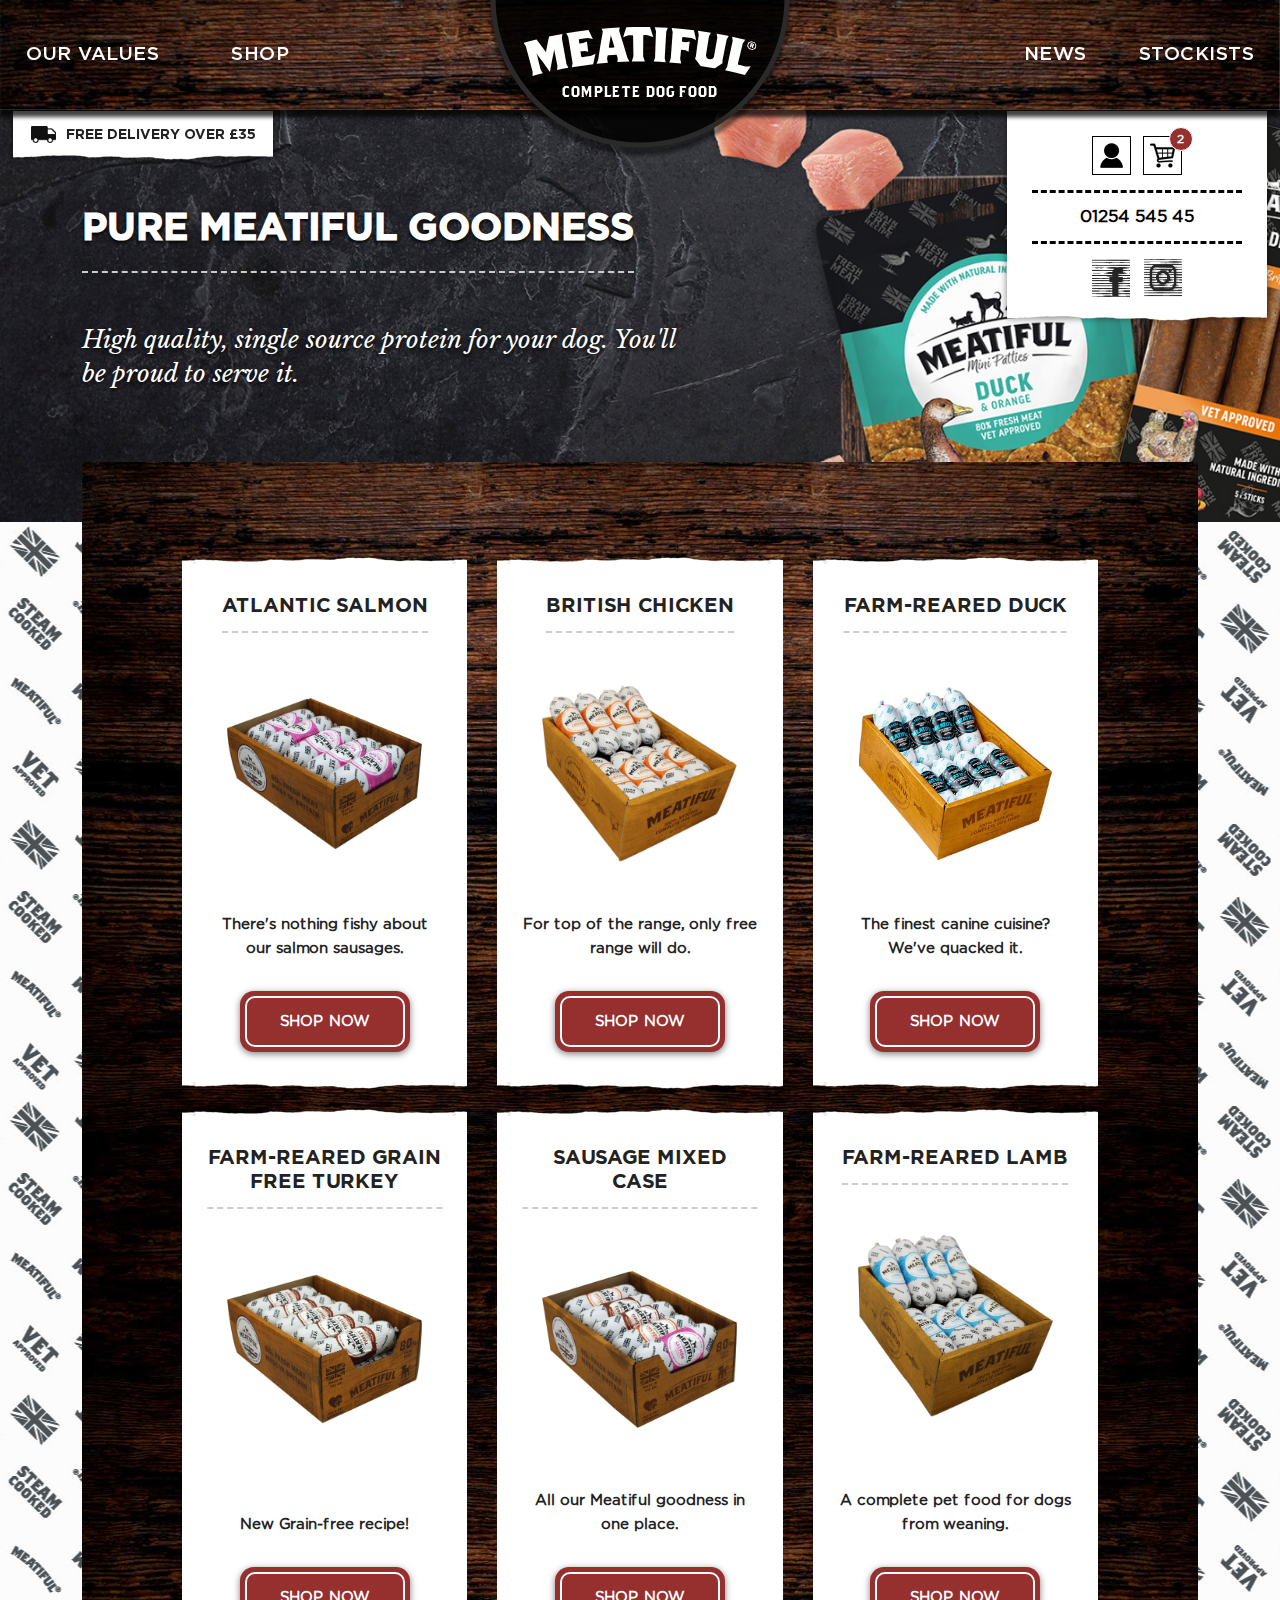
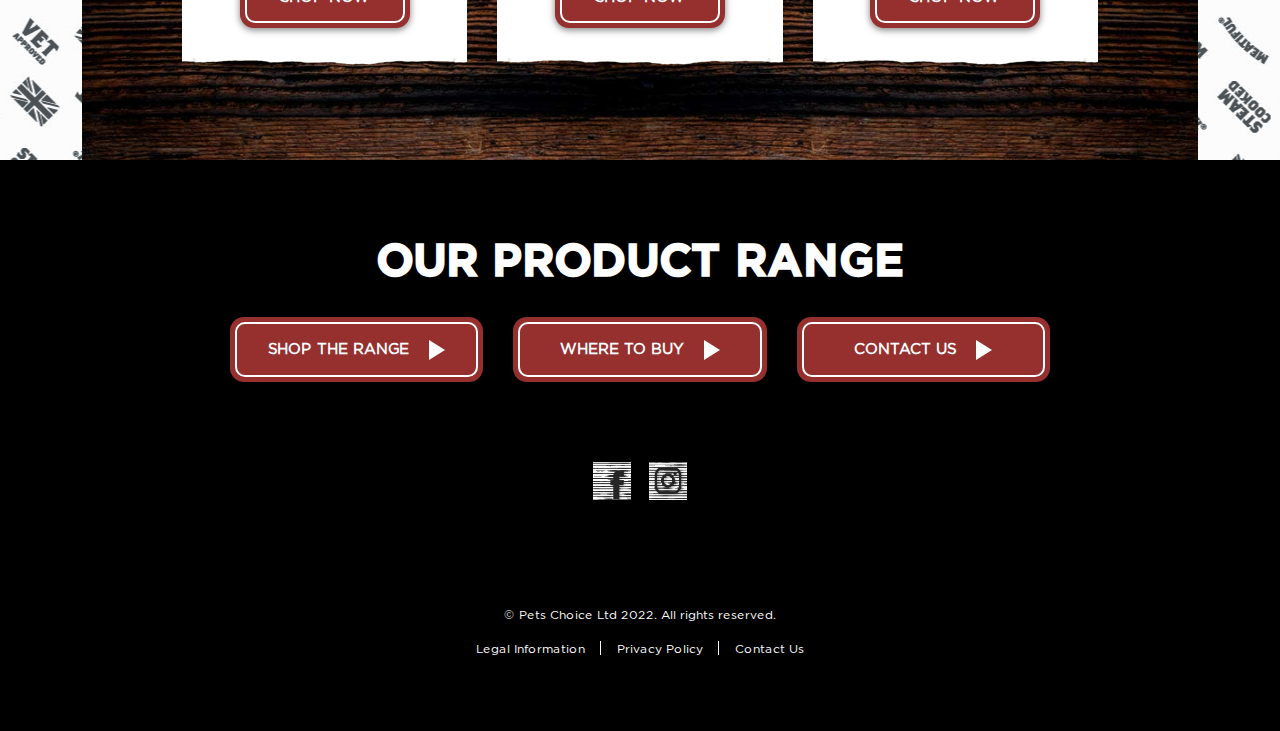
<file: shop.html>
<!DOCTYPE html>
<html lang="en">
<head>
    <meta charset="utf-8">
    <meta http-equiv="X-UA-Compatible" content="IE=edge" />
    <meta name="viewport" content="width=device-width, initial-scale=1, maximum-scale=1" />
    <meta name="description" content="" />
    <meta name="author" content="Pets Choice" />
    <meta name="format-detection" content="telephone=no" />
    <meta property="og:image" content="assets/images/logo.png">
    <title>Shop | Meatiful</title>
    <link rel="icon" href="assets/images/favicon.ico" />
    <link rel="stylesheet" type="text/css" href="styles/main.min.css" />
</head>
<body>
    <div class="top-navigation" style="background-image: url(assets/images/bg-top-nav.jpg);">
        <div class="wrapper">
            <nav class="navbar navbar-expand-xl">
                <div class="container-fluid">
                    <div class="responsive-login">
                        <a href="#" class="user" title="Login"><img src="assets/images/icon-user.png" alt="" /></a>
                        <!-- <a href="#" class="cart-static" title="Cart"><img src="assets/images/icon-cart.png" alt="" /></a> -->
                        <div class="cart-holder">
                            <img src="assets/images/icon-cart.png" class="icon-cart" alt="" />
                            <a class="cart-contents menu-item cart" href="http://localhost/cart/" title="My Basket">
                                <span class="cart-contents-count">2</span>
                            </a>
                        </div>
                    </div>
                    <div class="logo-bg">
                        <img src="./assets/images/header-logo-bg.png" alt="">
                    </div>
                    <a href="#" class="logo-link">
                        <img src="./assets/images/header-logo.svg" class="logo-image lazyload" alt="Logo" />
                    </a>
                    <button class="navbar-toggler" type="button" data-bs-toggle="collapse" data-bs-target="#navbarSupportedContent" aria-controls="navbarSupportedContent" aria-expanded="false" aria-label="Toggle navigation">
                        <span class="icon-bar"></span>
                        <span class="icon-bar"></span>
                        <span class="icon-bar"></span>
                    </button>
                    <div class="collapse navbar-collapse" id="navbarSupportedContent">
                        <ul class="navbar-nav">
                            <li class="nav-item active">
                                <a href="#" class="nav-link">Our Values</a>
                            </li>
                            <li class="nav-item">
                                <a href="#" class="nav-link">Shop</a>
                            </li>
                            <li class="nav-item">
                                <a href="#" class="nav-link">News</a>
                            </li>
                            <li class="nav-item">
                                <a href="#" class="nav-link">Stockists</a>
                            </li>
                        </ul>
                        <div class="social-mobile">
                            <a href="#"><img src="./assets/images/icon-phone.png" alt=""></a>
                            <a href="#"><img src="./assets/images/icon-facebook.svg" alt=""></a>
                            <a href="#"><img src="./assets/images/icon-instagram.svg" alt=""></a>
                        </div>
                    </div>
                </div>
            </nav>
        </div>
        <div class="buy-online">
            <div class="buy-online-content">
                <div class="login">
                    <a href="#" class="user" title="Login"><img src="assets/images/icon-user.png" alt="" /></a>
                    <!-- <a href="#" class="cart-static" title="Cart"><img src="assets/images/icon-cart.png" alt="" /></a> -->
                    <div class="cart-holder">
                        <img src="assets/images/icon-cart-black.png" class="icon-cart" alt="" />
                        <a class="cart-contents menu-item cart" href="http://localhost/cart/" title="My Basket">
                            <span class="cart-contents-count">2</span>
                        </a>
                    </div>
                </div>
                <a href="tel:+44125454545" class="dashed">01254 545 45</a>
                <div class="social">
                    <a href="#"><img src="./assets/images/icon-facebook.svg" alt=""></a>
                    <a href="#"><img src="./assets/images/icon-instagram.svg" alt=""></a>
                </div>
            </div>
            <img src="./assets/images/torn-bottom.png" class="torn-bottom" alt="" >
        </div>
        <div class="free-delivery">
            <div class="free-delivery-content">
                <img src="./assets/images/icon-truck.png" class="icon-truck" alt="" />
                <p>free delivery over £35</p>
            </div>
            <img src="./assets/images/torn-bottom.png" class="torn-bottom" alt="" />
        </div>
    </div>
    <main class="page-varieties">
        <section class="hero hero-secondary">
            <div class="hero-secondary-background" style="background-image: url(./assets/images/meatiful-banner-shop.jpg);"></div>
            <div class="hero-background" style="background-image: url(./assets/images/bg-home-hero-mobile.jpg);"></div>
            <div class="container">
                <div class="wrapper">
                    <h1 class="heading dashed heading-small">Pure Meatiful Goodness</h1>
                    <h3 class="subheading subheading-small">High quality, single source protein for your dog. You'll be proud to serve it.</p>
                </div>
            </div>
        </section>
        <section class="products" style="background-image: url(assets/images/bg-film.jpg);">
            <div class="container">
                <div class="products-wrapper" style="background-image: url(assets/images/bg-home-featured.jpg);">
                    <div class="product-items">
                        <div class="product-item">
                            <div class="product-wrapper">
                                <h4 class="name dashed">ATLANTIC SALMON</h4>
                                <a href="#" class="thumbnail">
                                    <img src="assets/images/salmon-320g-2.jpg" alt="" />
                                </a>
                                <p class="description">There's nothing fishy about our salmon sausages.</p>
                                <div class="button-holder">
                                    <a href="#" class="btn-brown">Shop Now</a>
                                </div>
                            </div>
                        </div>
                        <div class="product-item">
                            <div class="product-wrapper">
                                <h4 class="name dashed">British Chicken</h4>
                                <a href="#" class="thumbnail">
                                    <img src="assets/images/chicken-320g-2.jpg" alt="" />
                                </a>
                                <p class="description">For top of the range, only free range will do.</p>
                                <div class="button-holder">
                                    <a href="#" class="btn-brown">Shop Now</a>
                                </div>
                            </div>
                        </div>
                        <div class="product-item">
                            <div class="product-wrapper">
                                <h4 class="name dashed">FARM-REARED DUCK</h4>
                                <a href="#" class="thumbnail">
                                    <img src="assets/images/duck-720g-2.jpg" alt="" />
                                </a>
                                <p class="description">The finest canine cuisine? We've quacked it.</p>
                                <div class="button-holder">
                                    <a href="#" class="btn-brown">Shop Now</a>
                                </div>
                            </div>
                        </div>
                        <div class="product-item">
                            <div class="product-wrapper">
                                <h4 class="name dashed">FARM-REARED GRAIN FREE TURKEY</h4>
                                <a href="#" class="thumbnail">
                                    <img src="assets/images/turkey-320g-2.jpg" alt="" />
                                </a>
                                <p class="description">New Grain-free recipe!</p>
                                <div class="button-holder">
                                    <a href="#" class="btn-brown">Shop Now</a>
                                </div>
                            </div>
                        </div>
                        <div class="product-item">
                            <div class="product-wrapper">
                                <h4 class="name dashed">SAUSAGE MIXED CASE</h4>
                                <a href="#" class="thumbnail">
                                    <img src="assets/images/mixed-320g-2.jpg" alt="" />
                                </a>
                                <p class="description">All our Meatiful goodness in one place.</p>
                                <div class="button-holder">
                                    <a href="#" class="btn-brown">Shop Now</a>
                                </div>
                            </div>
                        </div>
                        <div class="product-item">
                            <div class="product-wrapper">
                                <h4 class="name dashed">FARM-REARED Lamb</h4>
                                <a href="#" class="thumbnail">
                                    <img src="assets/images/lamb-320g-2.jpg" alt="" />
                                </a>
                                <p class="description">A complete pet food for dogs from weaning.</p>
                                <div class="button-holder">
                                    <a href="#" class="btn-brown">Shop Now</a>
                                </div>
                            </div>
                        </div>
                    </div>
                </div>
            </div>
        </section>
        <section class="product-range">
            <div class="container">
                <h2 class="heading heading-center">Our Product Range</h2>
                <div class="items">
                    <a href="#" class="btn-brown arrow-right">Shop the Range</a>
                    <a href="#" class="btn-brown arrow-right">Where to Buy</a>
                    <a href="#" class="btn-brown arrow-right">Contact Us</a>
                </div>
            </div>
        </section>
    </main>
    <div class="footer-main">
        <div class="container">
            <div class="social">
                <a href="#"><img src="./assets/images/icon-facebook.svg" alt=""></a>
                <a href="#"><img src="./assets/images/icon-instagram.svg" alt=""></a>
            </div>
            <div class="copyright">
                <p>&copy; Pets Choice Ltd 2022. All rights reserved.</p>
                <ul>
                    <li><a href="#">Legal Information</a></li>
                    <li><a href="#">Privacy Policy</a></li>
                    <li><a href="#">Contact Us</a></li>
                </ul>
            </div>
        </div>
    </div>
    <script src="scripts/vendors/jquery.min.js" id="jquery_min_js"></script>
    <script src="scripts/vendors/popper.min.js" defer onload="" id="popper_min_js"></script>
    <script src="scripts/vendors/bootstrap.min.js" defer onload="" id="bootstrap_min_js"></script>
    <!-- move this to the <head> below the last <link> when integrating to WordPress -->
    <!-- <script src="scripts/vendors/lazyload.min.js"></script>  -->
    <script src="scripts/script.js" defer onload="" id="scripts_js"></script>
</body>
</html>
</file>
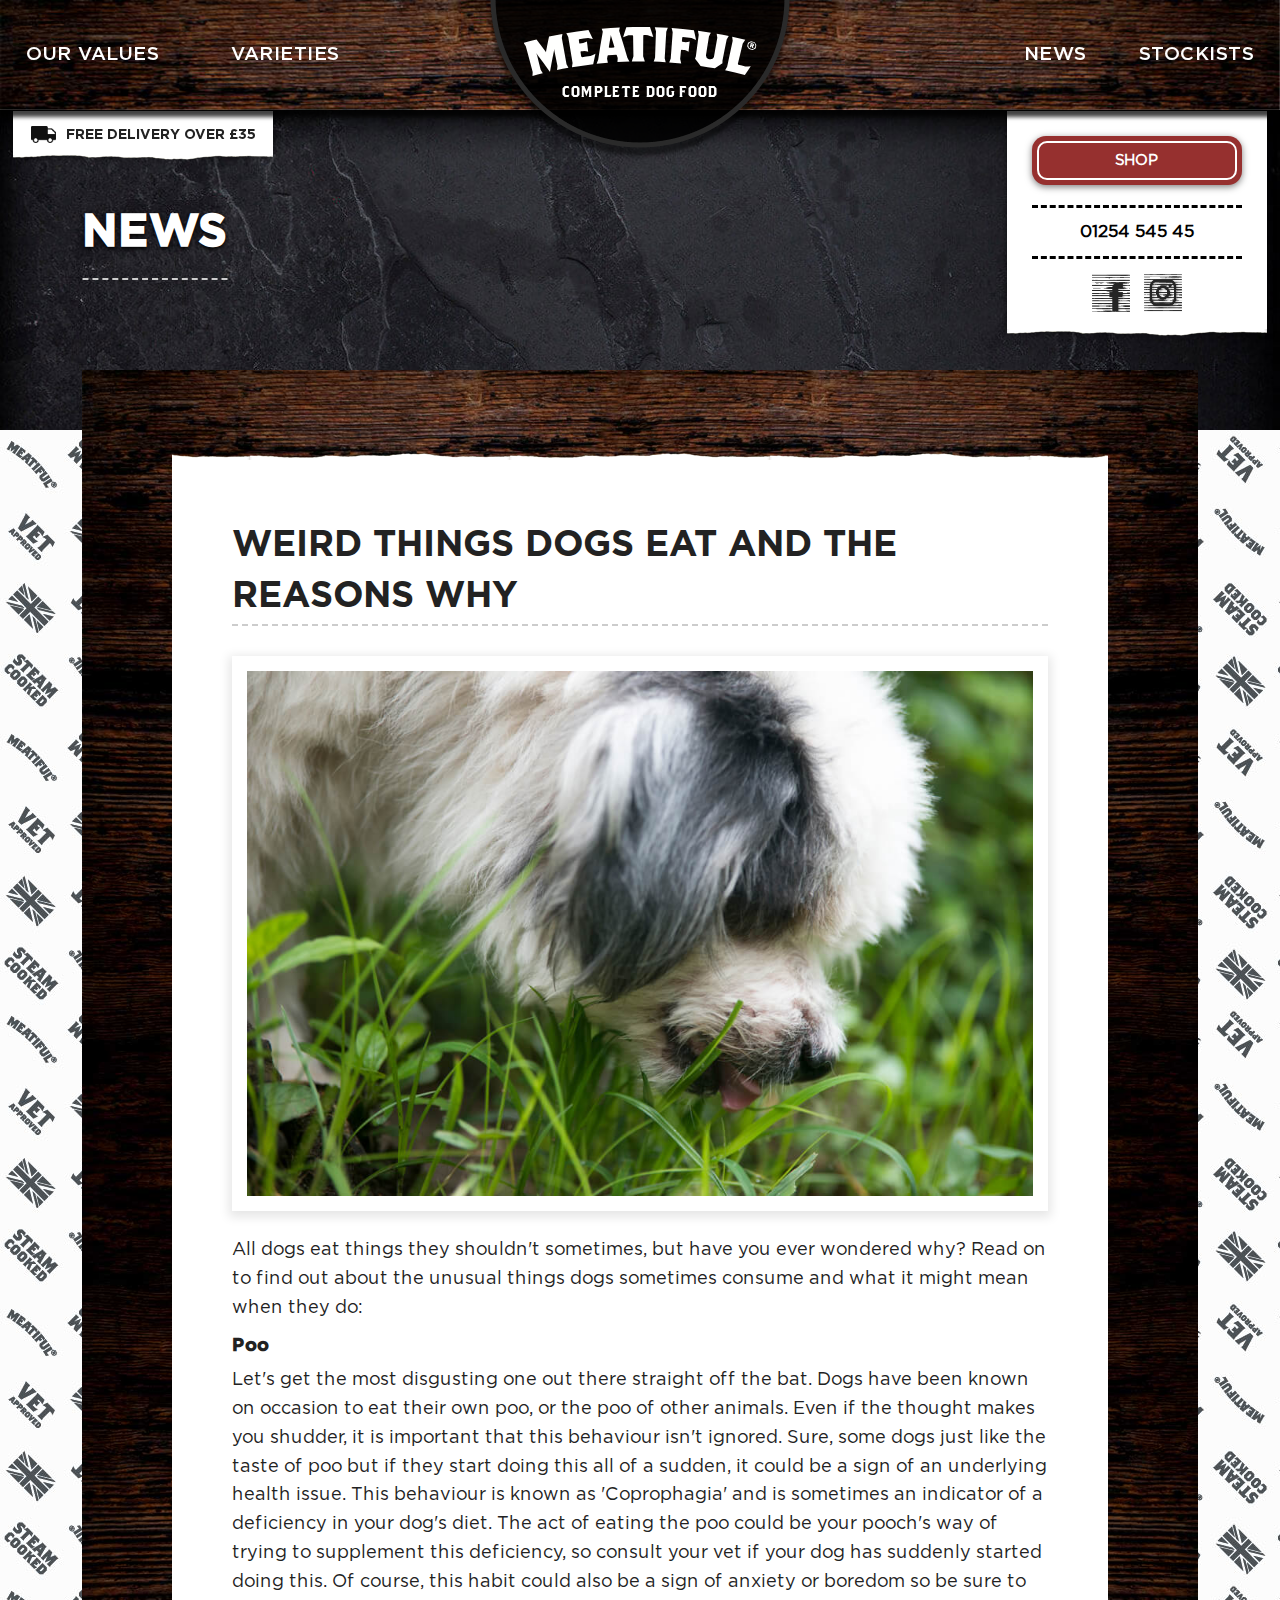
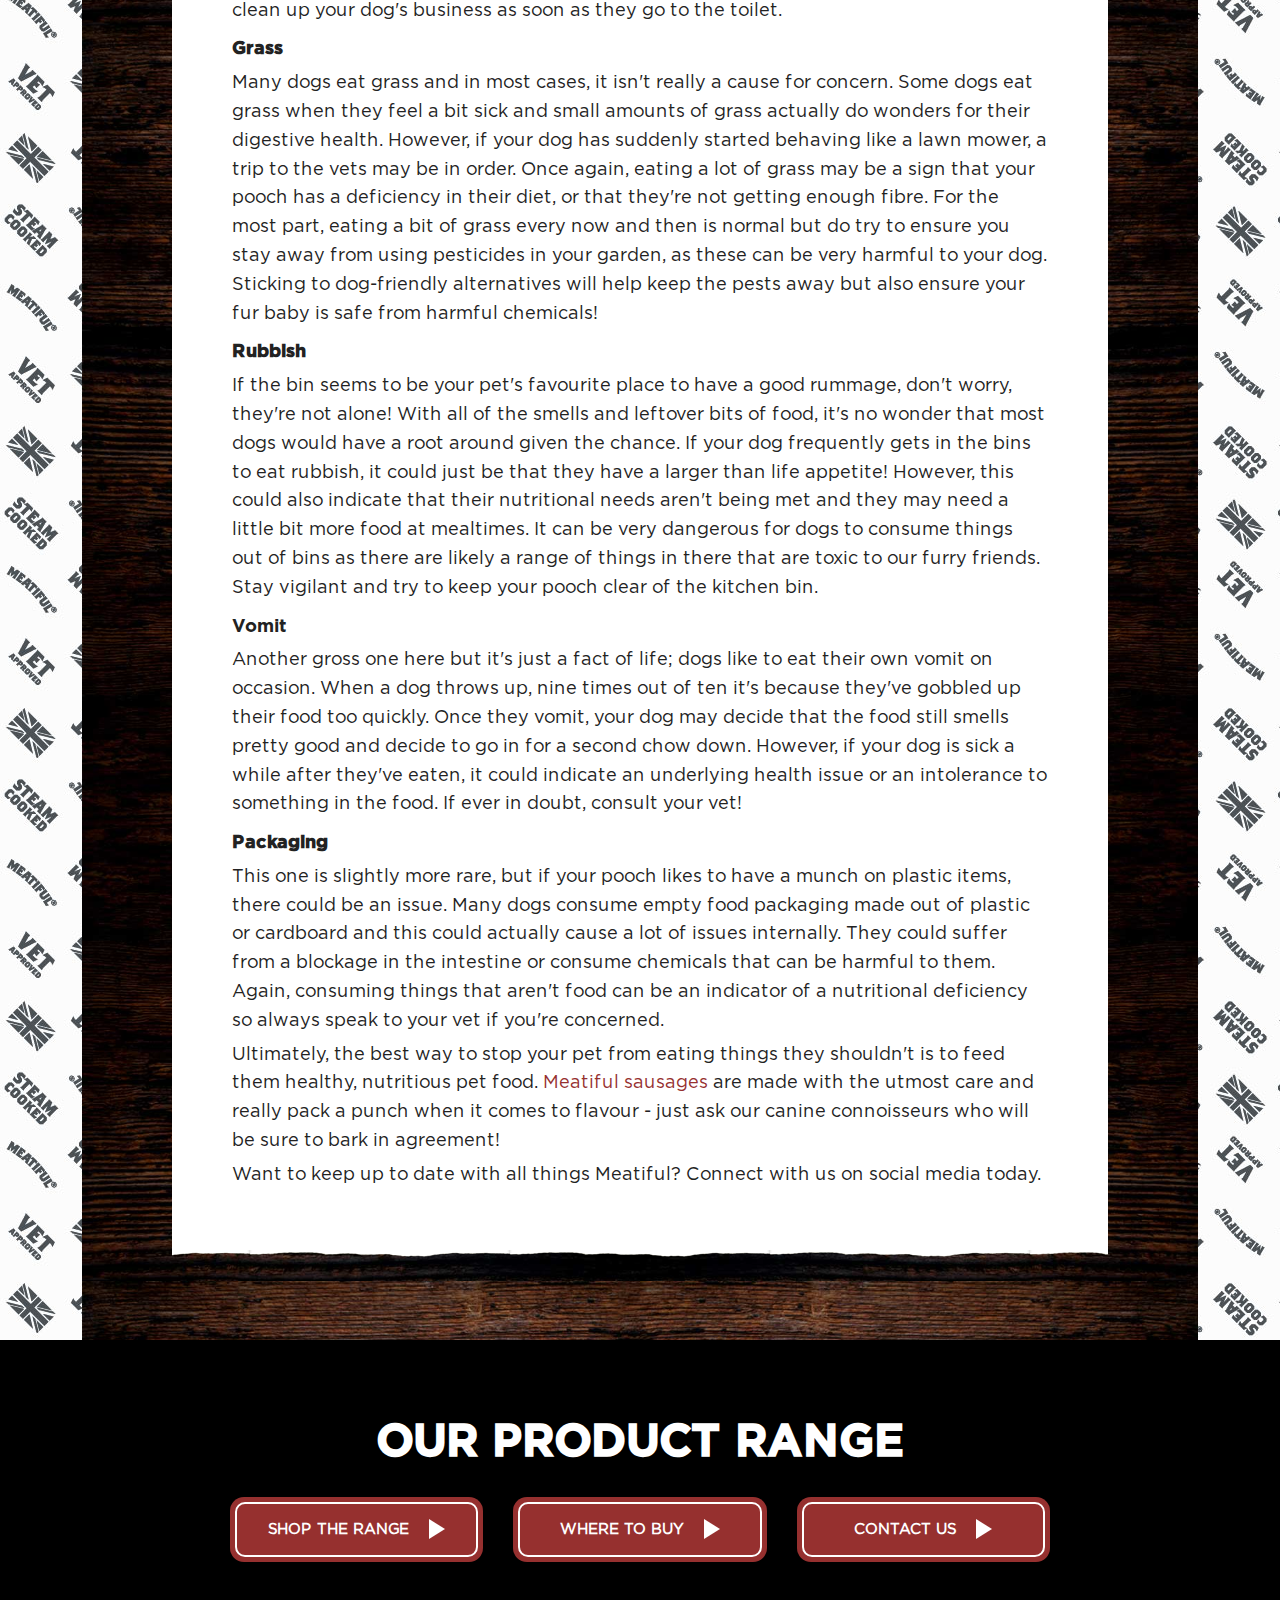
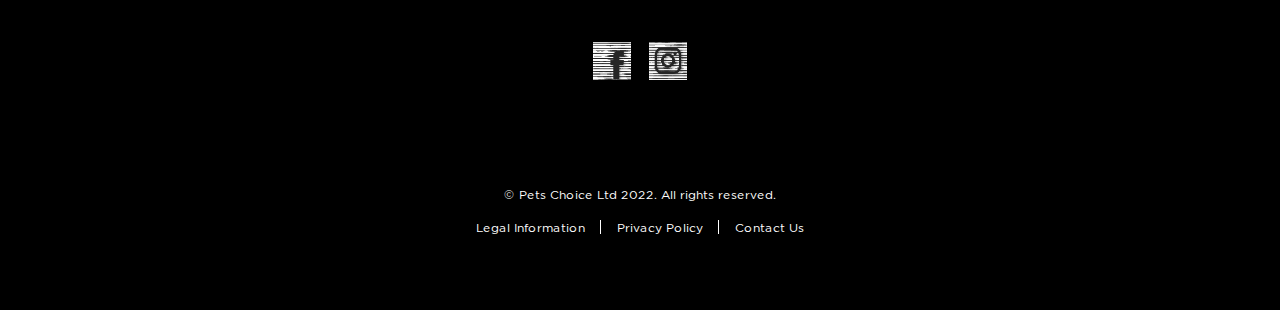
<file: single-news.html>
<!DOCTYPE html>
<html lang="en">
<head>
    <meta charset="utf-8">
    <meta http-equiv="X-UA-Compatible" content="IE=edge" />
    <meta name="viewport" content="width=device-width, initial-scale=1, maximum-scale=1" />
    <meta name="description" content="" />
    <meta name="author" content="Pets Choice" />
    <meta name="format-detection" content="telephone=no" />
    <meta property="og:image" content="assets/images/logo.png">
    <title>Weird Things Dogs Eat And The Reasons Why | Meatiful</title>
    <link rel="icon" href="assets/images/favicon.ico" />
    <link rel="stylesheet" href="https://cdnjs.cloudflare.com/ajax/libs/font-awesome/6.1.1/css/all.min.css" />
    <link rel="stylesheet" type="text/css" href="styles/main.min.css" />
</head>
<body>
    <div class="top-navigation" style="background-image: url(assets/images/bg-top-nav.jpg);">
        <div class="wrapper">
            <nav class="navbar navbar-expand-xl">
                <div class="container-fluid">
                    <div class="logo-bg">
                        <img src="./assets/images/header-logo-bg.png" alt="">
                    </div>
                    <a href="#" class="logo-link">
                        <img src="./assets/images/header-logo.svg" class="logo-image lazyload" alt="Logo" />
                    </a>
                    <button class="navbar-toggler" type="button" data-bs-toggle="collapse" data-bs-target="#navbarSupportedContent" aria-controls="navbarSupportedContent" aria-expanded="false" aria-label="Toggle navigation">
                        <span class="icon-bar"></span>
                        <span class="icon-bar"></span>
                        <span class="icon-bar"></span>
                    </button>
                    <div class="collapse navbar-collapse" id="navbarSupportedContent">
                        <ul class="navbar-nav">
                            <li class="nav-item active">
                                <a href="#" class="nav-link">Our Values</a>
                            </li>
                            <li class="nav-item">
                                <a href="#" class="nav-link">Varieties</a>
                            </li>
                            <li class="nav-item">
                                <a href="#" class="nav-link">News</a>
                            </li>
                            <li class="nav-item">
                                <a href="#" class="nav-link">Stockists</a>
                            </li>
                        </ul>
                        <div class="social-mobile">
                            <a href="#"><img src="./assets/images/icon-phone.png" alt=""></a>
                            <a href="#"><img src="./assets/images/icon-facebook.svg" alt=""></a>
                            <a href="#"><img src="./assets/images/icon-instagram.svg" alt=""></a>
                        </div>
                    </div>
                </div>
            </nav>
        </div>
        <div class="buy-online">
            <div class="buy-online-content">
                <a href="#" class="btn-brown">SHOP</a>
                <a href="tel:+44125454545" class="dashed">01254 545 45</a>
                <div class="social">
                    <a href="#"><img src="./assets/images/icon-facebook.svg" alt=""></a>
                    <a href="#"><img src="./assets/images/icon-instagram.svg" alt=""></a>
                </div>
            </div>
            <img src="./assets/images/torn-bottom.png" class="torn-bottom" alt="" >
        </div>
        <div class="free-delivery">
            <div class="free-delivery-content">
                <img src="./assets/images/icon-truck.png" class="icon-truck" alt="" />
                <p>free delivery over £35</p>
            </div>
            <img src="./assets/images/torn-bottom.png" class="torn-bottom" alt="" />
        </div>
    </div>
    <main class="single-news">
        <section class="hero hero-legal">
            <div class="hero-background" style="background-image: url(./assets/images/bg-home-hero-mobile.jpg);"></div>
            <div class="container">
                <div class="wrapper">
                    <h2 class="heading dashed">News</h2>
                    <!-- <h3 class="subheading">There's nothing fishy about our salmon sausages.</p> -->
                </div>
            </div>
        </section>
        <section class="content" style="background-image: url(assets/images/bg-film.jpg);">
            <div class="container">
                <div class="wrapper" style="background-image: url(assets/images/bg-home-featured.jpg);">
                    <div class="holder">
                        <h1 class="title">Weird Things Dogs Eat And The Reasons Why</h1>
                        <div class="featured-image">
                            <div class="image-holder">
                                <img src="assets/images/image-single-news.jpg" alt="" />
                            </div>
                        </div>
                        <p>All dogs eat things they shouldn't sometimes, but have you ever wondered why? Read on to find out about the unusual things dogs sometimes consume and what it might mean when they do:</p>
                        <p></p>
                        <p><b>Poo</b></p>
                        <p>Let's get the most disgusting one out there straight off the bat. Dogs have been known on occasion to eat their own poo, or the poo of other animals. Even if the thought makes you shudder, it is important that this behaviour isn't ignored. Sure, some dogs just like the taste of poo but if they start doing this all of a sudden, it could be a sign of an underlying health issue. This behaviour is known as 'Coprophagia' and is sometimes an indicator of a deficiency in your dog's diet. The act of eating the poo could be your pooch's way of trying to supplement this deficiency, so consult your vet if your dog has suddenly started doing this. Of course, this habit could also be a sign of anxiety or boredom so be sure to clean up your dog's business as soon as they go to the toilet. </p>
                        <p></p>
                        <p><b>Grass</b></p>
                        <p>Many dogs eat grass and in most cases, it isn't really a cause for concern. Some dogs eat grass when they feel a bit sick and small amounts of grass actually do wonders for their digestive health. However, if your dog has suddenly started behaving like a lawn mower, a trip to the vets may be in order. Once again, eating a lot of grass may be a sign that your pooch has a deficiency in their diet, or that they're not getting enough fibre. For the most part, eating a bit of grass every now and then is normal but do try to ensure you stay away from using pesticides in your garden, as these can be very harmful to your dog. Sticking to dog-friendly alternatives will help keep the pests away but also ensure your fur baby is safe from harmful chemicals!</p>
                        <p></p>
                        <p><b>Rubbish</b></p>
                        <p>If the bin seems to be your pet's favourite place to have a good rummage, don't worry, they're not alone! With all of the smells and leftover bits of food, it's no wonder that most dogs would have a root around given the chance. If your dog frequently gets in the bins to eat rubbish, it could just be that they have a larger than life appetite! However, this could also indicate that their nutritional needs aren't being met and they may need a little bit more food at mealtimes. It can be very dangerous for dogs to consume things out of bins as there are likely a range of things in there that are toxic to our furry friends. Stay vigilant and try to keep your pooch clear of the kitchen bin.</p>
                        <p></p>
                        <p><strong>Vomit</strong></p>
                        <p>Another gross one here but it's just a fact of life; dogs like to eat their own vomit on occasion. When a dog throws up, nine times out of ten it's because they've gobbled up their food too quickly. Once they vomit, your dog may decide that the food still smells pretty good and decide to go in for a second chow down. However, if your dog is sick a while after they've eaten, it could indicate an underlying health issue or an intolerance to something in the food. If ever in doubt, consult your vet!</p>
                        <p></p>
                        <p><b>Packaging</b></p>
                        <p>This one is slightly more rare, but if your pooch likes to have a munch on plastic items, there could be an issue. Many dogs consume empty food packaging made out of plastic or cardboard and this could actually cause a lot of issues internally. They could suffer from a blockage in the intestine or consume chemicals that can be harmful to them. Again, consuming things that aren't food can be an indicator of a nutritional deficiency so always speak to your vet if you're concerned.</p>
                        <p>Ultimately, the best way to stop your pet from eating things they shouldn't is to feed them healthy, nutritious pet food. <a href="#">Meatiful sausages</a> are made with the utmost care and really pack a punch when it comes to flavour - just ask our canine connoisseurs who will be sure to bark in agreement!</p>
                        <p>Want to keep up to date with all things Meatiful? Connect with us on social media today.</p>
                    </div>
                </div>
            </div>
        </section>
        <section class="product-range">
            <div class="container">
                <h2 class="heading heading-center">Our Product Range</h2>
                <div class="items">
                    <a href="#" class="btn-brown arrow-right">Shop the Range</a>
                    <a href="#" class="btn-brown arrow-right">Where to Buy</a>
                    <a href="#" class="btn-brown arrow-right">Contact Us</a>
                </div>
            </div>
        </section>
    </main>
    <div class="footer-main">
        <div class="container">
            <div class="social">
                <a href="#"><img src="./assets/images/icon-facebook.svg" alt=""></a>
                <a href="#"><img src="./assets/images/icon-instagram.svg" alt=""></a>
            </div>
            <div class="copyright">
                <p>&copy; Pets Choice Ltd 2022. All rights reserved.</p>
                <ul>
                    <li><a href="#">Legal Information</a></li>
                    <li><a href="#">Privacy Policy</a></li>
                    <li><a href="#">Contact Us</a></li>
                </ul>
            </div>
        </div>
    </div>
    <script src="scripts/vendors/jquery.min.js" id="jquery_min_js"></script>
    <script src="scripts/vendors/popper.min.js" defer onload="" id="popper_min_js"></script>
    <script src="scripts/vendors/bootstrap.min.js" defer onload="" id="bootstrap_min_js"></script>
    <!-- move this to the <head> below the last <link> when integrating to WordPress -->
    <!-- <script src="scripts/vendors/lazyload.min.js"></script>  -->
    <script src="scripts/script.js" defer onload="" id="scripts_js"></script>
</body>
</html>
</file>
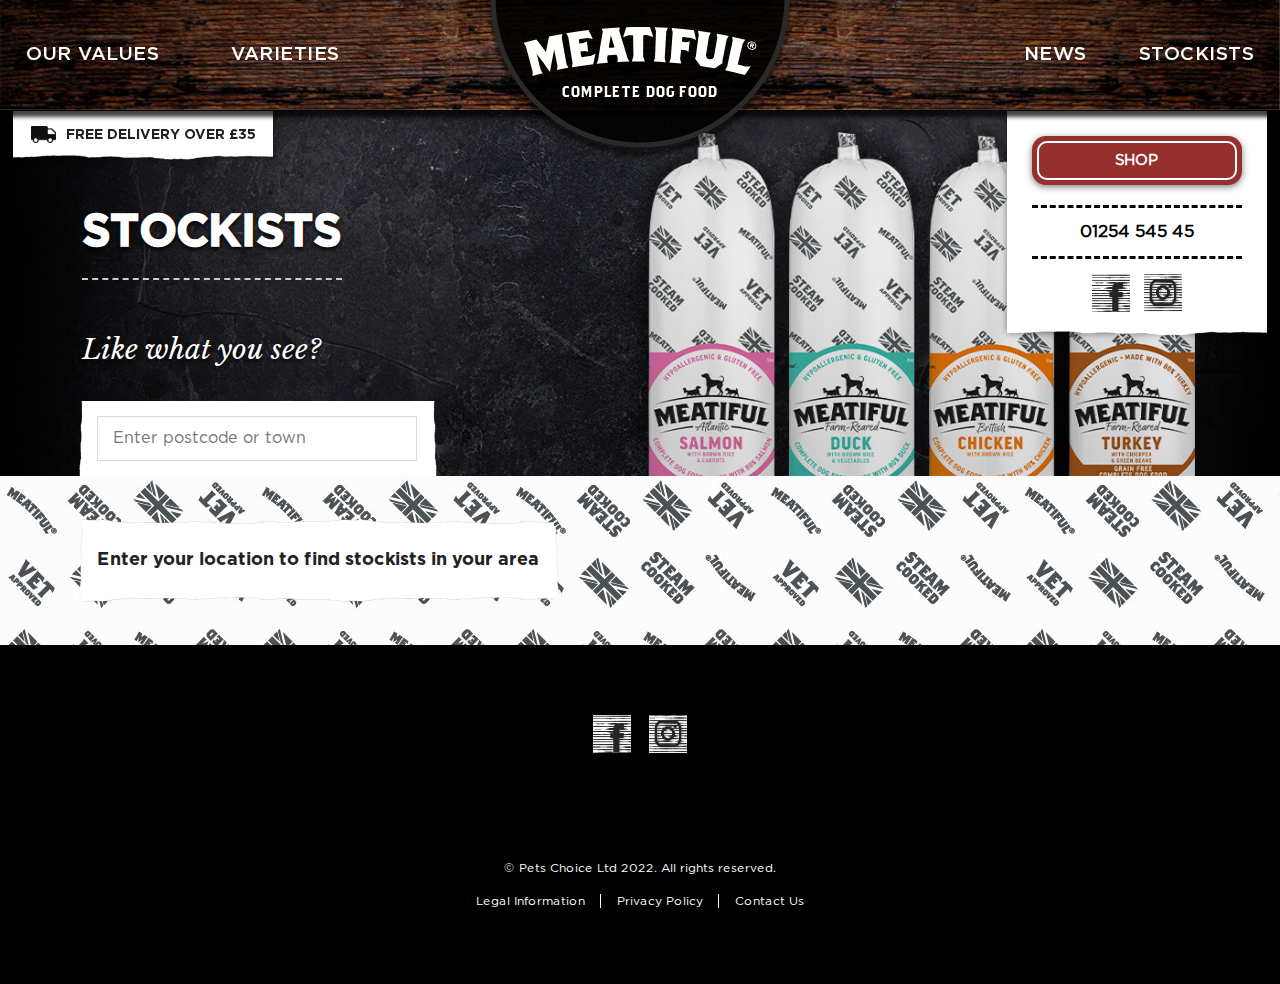
<file: stockists.html>
<!DOCTYPE html>
<html lang="en">
<head>
    <meta charset="utf-8">
    <meta http-equiv="X-UA-Compatible" content="IE=edge" />
    <meta name="viewport" content="width=device-width, initial-scale=1, maximum-scale=1" />
    <meta name="description" content="" />
    <meta name="author" content="Pets Choice" />
    <meta name="format-detection" content="telephone=no" />
    <meta property="og:image" content="assets/images/logo.png">
    <title>Stockists | Meatiful</title>
    <link rel="icon" href="assets/images/favicon.ico" />
    <link rel="stylesheet" href="https://cdnjs.cloudflare.com/ajax/libs/font-awesome/6.1.1/css/all.min.css" />
    <link rel="stylesheet" type="text/css" href="styles/main.min.css" />
</head>
<body>
    <div class="top-navigation" style="background-image: url(assets/images/bg-top-nav.jpg);">
        <div class="wrapper">
            <nav class="navbar navbar-expand-xl">
                <div class="container-fluid">
                    <div class="logo-bg">
                        <img src="./assets/images/header-logo-bg.png" alt="">
                    </div>
                    <a href="#" class="logo-link">
                        <img src="./assets/images/header-logo.svg" class="logo-image lazyload" alt="Logo" />
                    </a>
                    <button class="navbar-toggler" type="button" data-bs-toggle="collapse" data-bs-target="#navbarSupportedContent" aria-controls="navbarSupportedContent" aria-expanded="false" aria-label="Toggle navigation">
                        <span class="icon-bar"></span>
                        <span class="icon-bar"></span>
                        <span class="icon-bar"></span>
                    </button>
                    <div class="collapse navbar-collapse" id="navbarSupportedContent">
                        <ul class="navbar-nav">
                            <li class="nav-item active">
                                <a href="#" class="nav-link">Our Values</a>
                            </li>
                            <li class="nav-item">
                                <a href="#" class="nav-link">Varieties</a>
                            </li>
                            <li class="nav-item">
                                <a href="#" class="nav-link">News</a>
                            </li>
                            <li class="nav-item">
                                <a href="#" class="nav-link">Stockists</a>
                            </li>
                        </ul>
                        <div class="social-mobile">
                            <a href="#"><img src="./assets/images/icon-phone.png" alt=""></a>
                            <a href="#"><img src="./assets/images/icon-facebook.svg" alt=""></a>
                            <a href="#"><img src="./assets/images/icon-instagram.svg" alt=""></a>
                        </div>
                    </div>
                </div>
            </nav>
        </div>
        <div class="buy-online">
            <div class="buy-online-content">
                <a href="#" class="btn-brown">SHOP</a>
                <a href="tel:+44125454545" class="dashed">01254 545 45</a>
                <div class="social">
                    <a href="#"><img src="./assets/images/icon-facebook.svg" alt=""></a>
                    <a href="#"><img src="./assets/images/icon-instagram.svg" alt=""></a>
                </div>
            </div>
            <img src="./assets/images/torn-bottom.png" class="torn-bottom" alt="" >
        </div>
        <div class="free-delivery">
            <div class="free-delivery-content">
                <img src="./assets/images/icon-truck.png" class="icon-truck" alt="" />
                <p>free delivery over £35</p>
            </div>
            <img src="./assets/images/torn-bottom.png" class="torn-bottom" alt="" />
        </div>
    </div>
    <main class="page-stockists">
        <section class="hero hero-secondary">
            <div class="hero-secondary-background" style="background-image: url(./assets/images/bg-hero-values.jpg);"></div>
            <div class="hero-background" style="background-image: url(./assets/images/bg-home-hero-mobile.jpg);"></div>
            <div class="container">
                <div class="wrapper">
                    <h1 class="heading dashed">Stockists</h1>
                    <h3 class="subheading">Like what you see?</h3>
                </div>
                <div class="wrapper-search">
                    <form action="" id="" class="search-form">
                        <div class="form-group">
                            <input type="text" class="postcode postcode-full" id="search_input" placeholder="Enter postcode or town" name="destination" value="">
                            <div class="button-holder d-none">
                                <!-- <input type="text" id="search_stockist" value="" class="btn-search"> -->
                                <a href="#search_input" id="search_stockist" class="btn-search"></a>
                            </div>
                        </div>
                    </form>
                </div>
            </div>
        </section>
        <section class="content" style="background-image: url(assets/images/bg-film.jpg);">
            <div class="container">
                <div class="search-text" id="search_text">
                    <div class="text-content">
                        <p><strong>Enter your location to find stockists in your area</strong></p>
                    </div>
                </div>
                <div class="search-results d-none" id="search_results">
                    <ul class="items" id="search_results_items">
                        <li class="item">
                            <span class="title d-none">K9 Petshop Cannock WS11 6LB</span>
                            <div class="information">
                                <h3 class="name">K9 Petshop</h3>
                                <p class="address">
                                    119 Hednesford Road, <br>
                                    Cannock, Staffordshire,<br>
                                    WS11 6LB</p>
                                <a href="https://www.google.com/maps/search/52.6912969911391,+-2.0226345703044855" class="map" target="_blank">View in Google Map</a>
                            </div>
                            <div class="contact">
                                <a href="tel:01543897373" class="number">01543897373</a>
                                <a href="mailto:info@k9-petshop.co.uk" class="email">info@k9-petshop.co.uk</a>
                                <a href="www.9-petshop.co.uk" class="web-address">www.9-petshop.co.uk</a>
                            </div>
                        </li>
                        <li class="item">
                            <span class="title d-none">Purdy’s Pet Shop Radford CV6 3EN</span>
                            <div class="information">
                                <h3 class="name">Purdy’s Pet Shop</h3>
                                <p class="address">
                                    183 Cheveral Avenue, <br>
                                    Radford, Coventry,<br>
                                    CV6 3EN</p>
                                <a href="https://www.google.com/maps/search/52.4257893828215,+-1.5188061066376841" class="map" target="_blank">View in Google Map</a>
                            </div>
                            <div class="contact">
                                <a href="tel:02476595117" class="number">0247 6595117</a>
                            </div>
                        </li>
                        <li class="item">
                            <span class="title d-none">Sainsburys – Peterborough Peterborough PE1 5NG</span>
                            <div class="information">
                                <h3 class="name">Sainsburys – Peterborough</h3>
                                <p class="address">
                                    112 Oxney Road, <br>
                                    Peterborough, <br>
                                    PE1 5NG</p>
                                <a href="https://www.google.com/maps/search/52.58765420664758,+-0.21273892851233803" class="map" target="_blank">View in Google Map</a>
                            </div>
                            <div class="contact">
                                <a href="tel:01733897766" class="number">01733 897766</a>
                            </div>
                        </li>
                        <li class="item">
                            <span class="title d-none">Sainsburys – Pepper Hill Gravesend DA11 8JH</span>
                            <div class="information">
                                <h3 class="name">Sainsburys – Pepper Hill</h3>
                                <p class="address">
                                    Wingfield Bank, Northfleet,<br>
                                    Gravesend, <br>
                                    DA11 8JH</p>
                                <a href="https://www.google.com/maps/search/51.43028730574371,+0.3325724940310944" class="map" target="_blank">View in Google Map</a>
                            </div>
                            <div class="contact">
                                <a href="tel:01474569318" class="number">01474 569318</a>
                            </div>
                        </li>
                        <li class="item">
                            <span class="title d-none">Jollyes – Banbridge Banbridge BT32 4AX</span>
                            <div class="information">
                                <h3 class="name">Jollyes – Banbridge</h3>
                                <p class="address">
                                    25 Castlewellan Road, <br>
                                    Banbridge, County Down,<br>
                                    BT32 4AX</p>
                                <a href="https://www.google.com/maps/search/54.34858301306861,+-6.265471911392291" class="map" target="_blank">View in Google Map</a>
                            </div>
                            <div class="contact">
                                <a href="tel:02840626748" class="number">028 40626748</a>
                                <a href="mailto:banbridge@jollyes.co.uk" class="email">banbridge@jollyes.co.uk</a>
                            </div>
                        </li>
                        <li class="item">
                            <span class="title d-none">Jollyes – Newcastle Newcastle-upon-Tyne NE5 2NF</span>
                            <div class="information">
                                <h3 class="name">Jollyes – Newcastle</h3>
                                <p class="address">
                                    West Denton Retail Park, West Denton Way,<br>
                                    Newcastle-upon-Tyne, Tyne and Wear,<br>
                                    NE5 2NF</p>
                                <a href="https://www.google.com/maps/search/54.994875642329866,+-1.682955427106876" class="map" target="_blank">View in Google Map</a>
                            </div>
                            <div class="contact">
                                <a href="tel:01912867589" class="number">01912867589</a>
                                <a href="mailto:newcastle@jollyes.co.uk" class="email">newcastle@jollyes.co.uk</a>
                            </div>
                        </li>
                        <li class="item">
                            <span class="title d-none">Just For Pets (Telford) Ketley TF1 5DS</span>
                            <div class="information">
                                <h3 class="name">Just For Pets (Telford)</h3>
                                <p class="address">
                                    Telford Store, Unit 2 Holyhead Road,<br>
                                    Ketley, <br>
                                    TF1 5DS</p>
                                <a href="https://www.google.com/maps/search/52.69475168768331,+-2.469878859006715" class="map" target="_blank">View in Google Map</a>
                            </div>
                            <div class="contact">
                                <a href="tel:01952615154" class="number">01952 615154</a>
                            </div>
                        </li>
                        <li class="item">
                            <span class="title d-none">Just for Pets (Long Eaton) Long Eaton  NG10 1HD</span>
                            <div class="information">
                                <h3 class="name">Just for Pets (Long Eaton)</h3>
                                <p class="address">
                                    Long Eaton Store, Unit 2 Cross Street Retail Park,<br>
                                    Long Eaton,<br>
                                    NG10 1HD</p>
                                <a href="https://www.google.com/maps/search/52.89767718366601,+-1.2695975915673852" class="map" target="_blank">View in Google Map</a>
                            </div>
                            <div class="contact">
                                <a href="tel:01159463977" class="number">0115 946 3977</a>
                            </div>
                        </li>
                        <li class="item">
                            <span class="title d-none">All 4 Pawz  TA6 5HS</span>
                            <div class="information">
                                <h3 class="name">All 4 Pawz</h3>
                                <p class="address">
                                    10-12 St Johns Street, Bridgwater,<br>
                                    Somerset,<br>
                                    TA6 5HS</p>
                                <a href="https://www.google.com/maps/search/51.12894623304604,+-2.9967925933210964" class="map" target="_blank">View in Google Map</a>
                            </div>
                            <div class="contact">
                                <a href="tel:01278238182" class="number">01278 238182</a>
                            </div>
                        </li>
                        <li class="item">
                            <span class="title d-none">Pet Stop Launceston PL15 8EX</span>
                            <div class="information">
                                <h3 class="name">Pet Stop</h3>
                                <p class="address">
                                    Unit 14 Newport Ind Estate, <br>
                                    Launceston, Cornwall,<br>
                                    PL15 8EX</p>
                                <a href="https://www.google.com/maps/search/50.63996430527515,+-4.361035049524198" class="map" target="_blank">View in Google Map</a>
                            </div>
                            <div class="contact">
                                <a href="tel:01566776670" class="number">01566 776670</a>
                            </div>
                        </li>
                        <li class="item">
                            <span class="title d-none">Pet Station Rotherham S62 6JE</span>
                            <div class="information">
                                <h3 class="name">Pet Station</h3>
                                <p class="address">
                                    17 Alexandra Centre, Railmill Way, Parkgate,<br>
                                    Rotherham, South Yorkshire,<br>
                                    S62 6JE</p>
                                <a href="https://www.google.com/maps/search/53.447922855266604,+-1.3428689182722733" class="map" target="_blank">View in Google Map</a>
                            </div>
                            <div class="contact">
                                <a href="tel:01709780600" class="number">01709 780600</a>
                            </div>
                        </li>
                        <li class="item">
                            <span class="title d-none">All Pets (Stonehouse) Gloucester GL10 2NP</span>
                            <div class="information">
                                <h3 class="name">All Pets (Stonehouse)</h3>
                                <p class="address">
                                    3-5 Elm Road, Stonehouse,<br>
                                    Gloucester, Gloucestershire,<br>
                                    GL10 2NP</p>
                                <a href="https://www.google.com/maps/search/51.7484605894033,+-2.284669904778764" class="map" target="_blank">View in Google Map</a>
                            </div>
                            <div class="contact">
                                <a href="tel:01453824724" class="number">01453 824724</a>
                            </div>
                        </li>
                        <li class="item">
                            <span class="title d-none">The Feed Warehouse Ltd Consett DH8 7JU</span>
                            <div class="information">
                                <h3 class="name">The Feed Warehouse Ltd</h3>
                                <p class="address">
                                    Forster Street, Delves Lane,<br>
                                    Consett, County Durham,<br>
                                    DH8 7JU</p>
                                <a href="https://www.google.com/maps/search/54.8489290539154,+-1.827665800013922" class="map" target="_blank">View in Google Map</a>
                            </div>
                            <div class="contact">
                                <a href="tel:01207500097" class="number">01207 500097</a>
                            </div>
                        </li>
                        <li class="item">
                            <span class="title d-none">Baileys DIY Ltd Abergavenny NP77RB</span>
                            <div class="information">
                                <h3 class="name">Baileys DIY Ltd</h3>
                                <p class="address">
                                    Brecon Road,<br>
                                    Abergavenny, Monmouthshire,<br>
                                    NP77RB</p>
                                <a href="https://www.google.com/maps/search/51.824938170602,+-3.028885515466" class="map" target="_blank">View in Google Map</a>
                            </div>
                            <div class="contact">
                                <a href="tel:01873853433" class="number">01873 853433</a>
                            </div>
                        </li>
                    </ul>
                </div>
                <div class="search-text search-results-none d-none" id="search_results_none">
                    <div class="text-content">
                        <p><strong>Sorry, please try a different postcode or town.</strong></p>
                    </div>
                </div>
            </div>
        </section>
    </main>
    <div class="footer-main">
        <div class="container">
            <div class="social">
                <a href="#"><img src="./assets/images/icon-facebook.svg" alt=""></a>
                <a href="#"><img src="./assets/images/icon-instagram.svg" alt=""></a>
            </div>
            <div class="copyright">
                <p>&copy; Pets Choice Ltd 2022. All rights reserved.</p>
                <ul>
                    <li><a href="#">Legal Information</a></li>
                    <li><a href="#">Privacy Policy</a></li>
                    <li><a href="#">Contact Us</a></li>
                </ul>
            </div>
        </div>
    </div>
    <script src="scripts/vendors/jquery.min.js" id="jquery_min_js"></script>
    <script src="scripts/vendors/popper.min.js" defer onload="" id="popper_min_js"></script>
    <script src="scripts/vendors/bootstrap.min.js" defer onload="" id="bootstrap_min_js"></script>
    <!-- move this to the <head> below the last <link> when integrating to WordPress -->
    <!-- <script src="scripts/vendors/lazyload.min.js"></script>  -->
    <script src="scripts/script.js" defer onload="" id="scripts_js"></script>
</body>
</html>
</file>
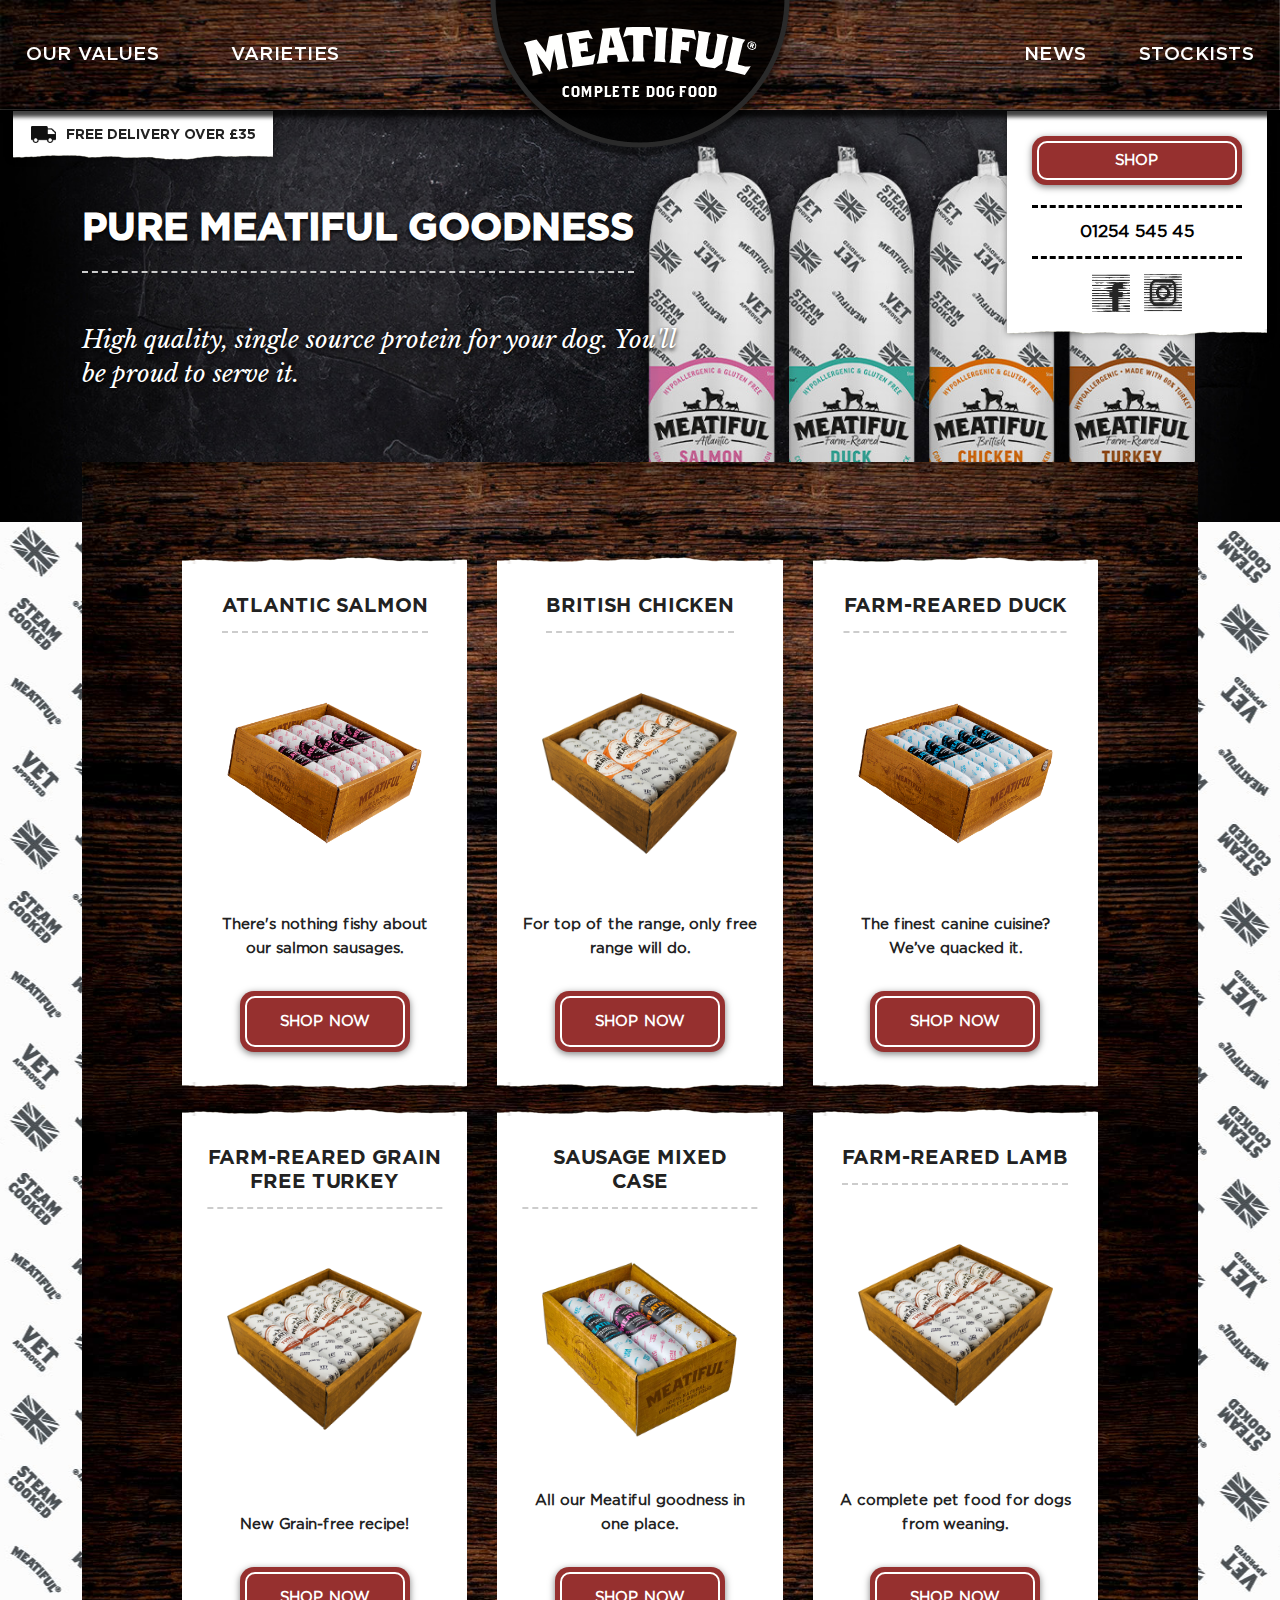
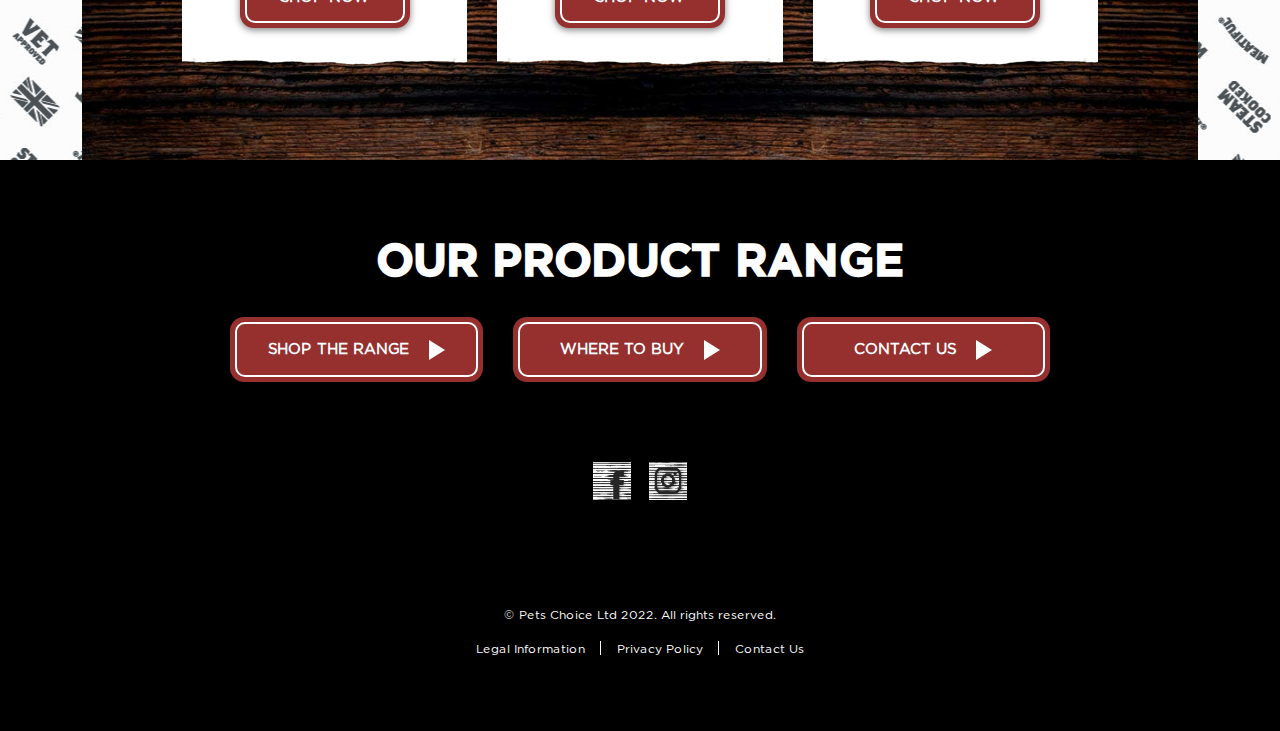
<file: varieties-old.html>
<!DOCTYPE html>
<html lang="en">
<head>
    <meta charset="utf-8">
    <meta http-equiv="X-UA-Compatible" content="IE=edge" />
    <meta name="viewport" content="width=device-width, initial-scale=1, maximum-scale=1" />
    <meta name="description" content="" />
    <meta name="author" content="Pets Choice" />
    <meta name="format-detection" content="telephone=no" />
    <meta property="og:image" content="assets/images/logo.png">
    <title>Varieties | Meatiful</title>
    <link rel="icon" href="assets/images/favicon.ico" />
    <link rel="stylesheet" type="text/css" href="styles/main.min.css" />
</head>
<body>
    <div class="top-navigation" style="background-image: url(assets/images/bg-top-nav.jpg);">
        <div class="wrapper">
            <nav class="navbar navbar-expand-xl">
                <div class="container-fluid">
                    <div class="logo-bg">
                        <img src="./assets/images/header-logo-bg.png" alt="">
                    </div>
                    <a href="#" class="logo-link">
                        <img src="./assets/images/header-logo.svg" class="logo-image lazyload" alt="Logo" />
                    </a>
                    <button class="navbar-toggler" type="button" data-bs-toggle="collapse" data-bs-target="#navbarSupportedContent" aria-controls="navbarSupportedContent" aria-expanded="false" aria-label="Toggle navigation">
                        <span class="icon-bar"></span>
                        <span class="icon-bar"></span>
                        <span class="icon-bar"></span>
                    </button>
                    <div class="collapse navbar-collapse" id="navbarSupportedContent">
                        <ul class="navbar-nav">
                            <li class="nav-item active">
                                <a href="#" class="nav-link">Our Values</a>
                            </li>
                            <li class="nav-item">
                                <a href="#" class="nav-link">Varieties</a>
                            </li>
                            <li class="nav-item">
                                <a href="#" class="nav-link">News</a>
                            </li>
                            <li class="nav-item">
                                <a href="#" class="nav-link">Stockists</a>
                            </li>
                        </ul>
                        <div class="social-mobile">
                            <a href="#"><img src="./assets/images/icon-phone.png" alt=""></a>
                            <a href="#"><img src="./assets/images/icon-facebook.svg" alt=""></a>
                            <a href="#"><img src="./assets/images/icon-instagram.svg" alt=""></a>
                        </div>
                    </div>
                </div>
            </nav>
        </div>
        <div class="buy-online">
            <div class="buy-online-content">
                <a href="#" class="btn-brown">SHOP</a>
                <a href="tel:+44125454545" class="dashed">01254 545 45</a>
                <div class="social">
                    <a href="#"><img src="./assets/images/icon-facebook.svg" alt=""></a>
                    <a href="#"><img src="./assets/images/icon-instagram.svg" alt=""></a>
                </div>
            </div>
            <img src="./assets/images/torn-bottom.png" class="torn-bottom" alt="" >
        </div>
        <div class="free-delivery">
            <div class="free-delivery-content">
                <img src="./assets/images/icon-truck.png" class="icon-truck" alt="" />
                <p>free delivery over £35</p>
            </div>
            <img src="./assets/images/torn-bottom.png" class="torn-bottom" alt="" />
        </div>
    </div>
    <main class="page-varieties">
        <section class="hero hero-secondary">
            <div class="hero-secondary-background" style="background-image: url(./assets/images/bg-hero-values.jpg);"></div>
            <div class="hero-background" style="background-image: url(./assets/images/bg-home-hero-mobile.jpg);"></div>
            <div class="container">
                <div class="wrapper">
                    <h1 class="heading dashed heading-small">Pure Meatiful Goodness</h1>
                    <h3 class="subheading subheading-small">High quality, single source protein for your dog. You'll be proud to serve it.</p>
                </div>
            </div>
        </section>
        <section class="products" style="background-image: url(assets/images/bg-film.jpg);">
            <div class="container">
                <div class="products-wrapper" style="background-image: url(assets/images/bg-home-featured.jpg);">
                    <div class="product-items">
                        <div class="product-item">
                            <div class="product-wrapper">
                                <h4 class="name dashed">ATLANTIC SALMON</h4>
                                <a href="#" class="thumbnail">
                                    <img src="assets/images/image-product-atlantic-salmon.png" alt="" />
                                </a>
                                <p class="description">There's nothing fishy about our salmon sausages.</p>
                                <div class="button-holder">
                                    <a href="#" class="btn-brown">Shop Now</a>
                                </div>
                            </div>
                        </div>
                        <div class="product-item">
                            <div class="product-wrapper">
                                <h4 class="name dashed">British Chicken</h4>
                                <a href="#" class="thumbnail">
                                    <img src="assets/images/image-product-british-chicken.png" alt="" />
                                </a>
                                <p class="description">For top of the range, only free range will do.</p>
                                <div class="button-holder">
                                    <a href="#" class="btn-brown">Shop Now</a>
                                </div>
                            </div>
                        </div>
                        <div class="product-item">
                            <div class="product-wrapper">
                                <h4 class="name dashed">FARM-REARED DUCK</h4>
                                <a href="#" class="thumbnail">
                                    <img src="assets/images/image-product-farm-reared-duck.png" alt="" />
                                </a>
                                <p class="description">The finest canine cuisine? We’ve quacked it.</p>
                                <div class="button-holder">
                                    <a href="#" class="btn-brown">Shop Now</a>
                                </div>
                            </div>
                        </div>
                        <div class="product-item">
                            <div class="product-wrapper">
                                <h4 class="name dashed">FARM-REARED GRAIN FREE TURKEY</h4>
                                <a href="#" class="thumbnail">
                                    <img src="assets/images/image-product-farm-reared-grain-free-turkey.png" alt="" />
                                </a>
                                <p class="description">New Grain-free recipe!</p>
                                <div class="button-holder">
                                    <a href="#" class="btn-brown">Shop Now</a>
                                </div>
                            </div>
                        </div>
                        <div class="product-item">
                            <div class="product-wrapper">
                                <h4 class="name dashed">SAUSAGE MIXED CASE</h4>
                                <a href="#" class="thumbnail">
                                    <img src="assets/images/image-product-sausage-mixed.png" alt="" />
                                </a>
                                <p class="description">All our Meatiful goodness in one place.</p>
                                <div class="button-holder">
                                    <a href="#" class="btn-brown">Shop Now</a>
                                </div>
                            </div>
                        </div>
                        <div class="product-item">
                            <div class="product-wrapper">
                                <h4 class="name dashed">FARM-REARED Lamb</h4>
                                <a href="#" class="thumbnail">
                                    <img src="assets/images/image-product-farm-reared-grain-free-turkey.png" alt="" />
                                </a>
                                <p class="description">A complete pet food for dogs from weaning.</p>
                                <div class="button-holder">
                                    <a href="#" class="btn-brown">Shop Now</a>
                                </div>
                            </div>
                        </div>
                    </div>
                </div>
            </div>
        </section>
        <section class="product-range">
            <div class="container">
                <h2 class="heading heading-center">Our Product Range</h2>
                <div class="items">
                    <a href="#" class="btn-brown arrow-right">Shop the Range</a>
                    <a href="#" class="btn-brown arrow-right">Where to Buy</a>
                    <a href="#" class="btn-brown arrow-right">Contact Us</a>
                </div>
            </div>
        </section>
    </main>
    <div class="footer-main">
        <div class="container">
            <div class="social">
                <a href="#"><img src="./assets/images/icon-facebook.svg" alt=""></a>
                <a href="#"><img src="./assets/images/icon-instagram.svg" alt=""></a>
            </div>
            <div class="copyright">
                <p>&copy; Pets Choice Ltd 2022. All rights reserved.</p>
                <ul>
                    <li><a href="#">Legal Information</a></li>
                    <li><a href="#">Privacy Policy</a></li>
                    <li><a href="#">Contact Us</a></li>
                </ul>
            </div>
        </div>
    </div>
    <script src="scripts/vendors/jquery.min.js" id="jquery_min_js"></script>
    <script src="scripts/vendors/popper.min.js" defer onload="" id="popper_min_js"></script>
    <script src="scripts/vendors/bootstrap.min.js" defer onload="" id="bootstrap_min_js"></script>
    <!-- move this to the <head> below the last <link> when integrating to WordPress -->
    <!-- <script src="scripts/vendors/lazyload.min.js"></script>  -->
    <script src="scripts/script.js" defer onload="" id="scripts_js"></script>
</body>
</html>
</file>
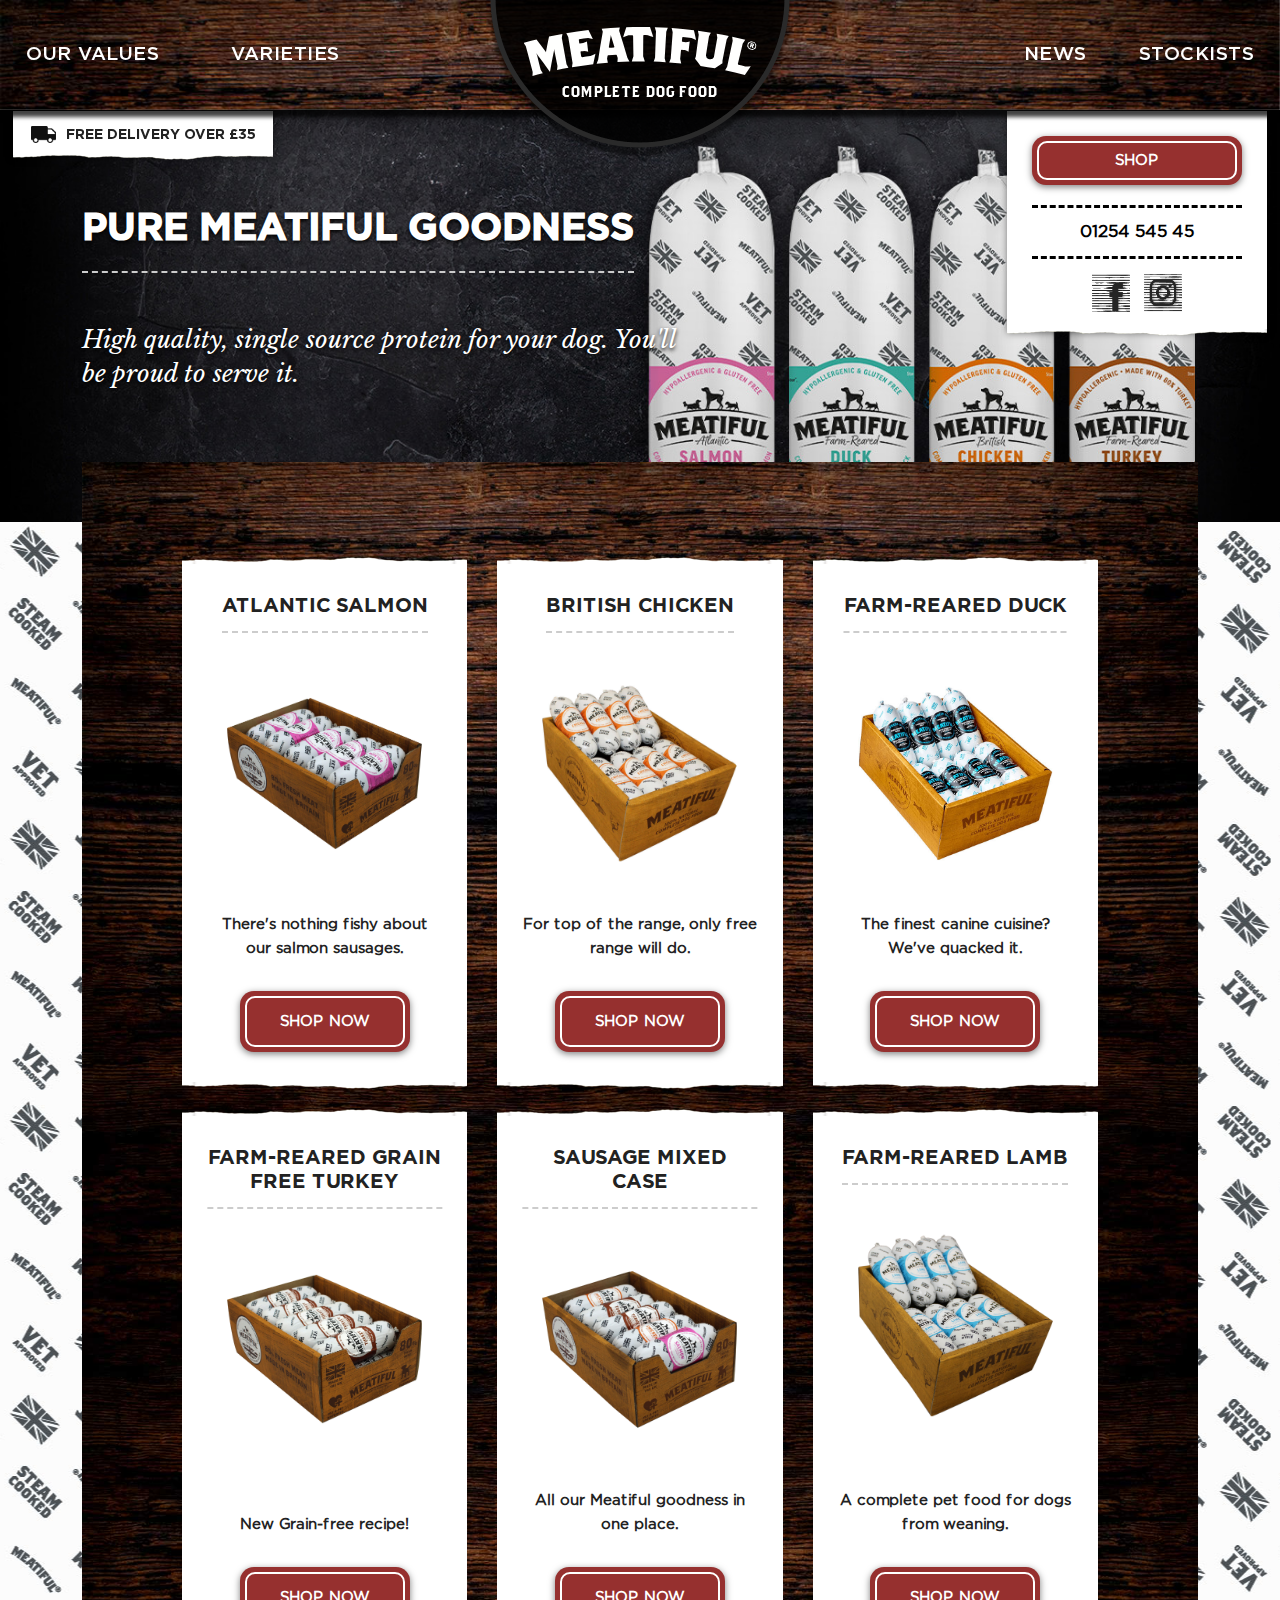
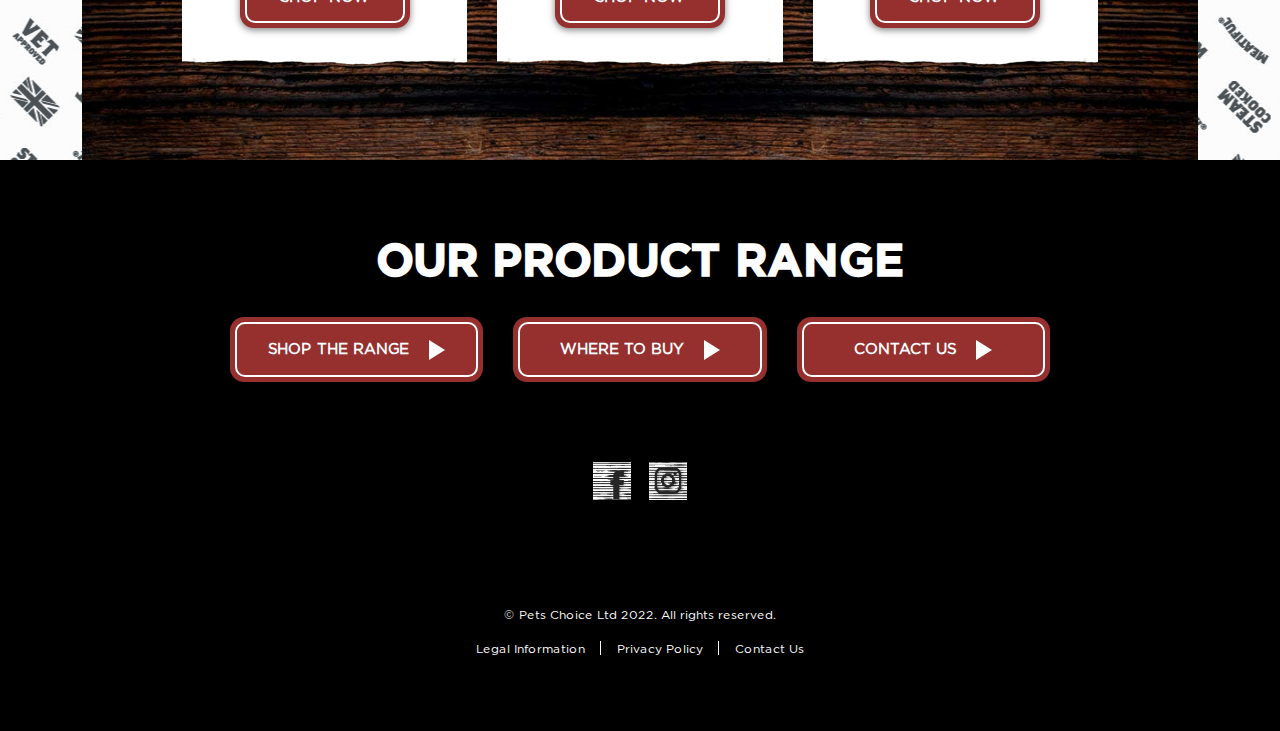
<file: varieties.html>
<!DOCTYPE html>
<html lang="en">
<head>
    <meta charset="utf-8">
    <meta http-equiv="X-UA-Compatible" content="IE=edge" />
    <meta name="viewport" content="width=device-width, initial-scale=1, maximum-scale=1" />
    <meta name="description" content="" />
    <meta name="author" content="Pets Choice" />
    <meta name="format-detection" content="telephone=no" />
    <meta property="og:image" content="assets/images/logo.png">
    <title>Varieties | Meatiful</title>
    <link rel="icon" href="assets/images/favicon.ico" />
    <link rel="stylesheet" type="text/css" href="styles/main.min.css" />
</head>
<body>
    <div class="top-navigation" style="background-image: url(assets/images/bg-top-nav.jpg);">
        <div class="wrapper">
            <nav class="navbar navbar-expand-xl">
                <div class="container-fluid">
                    <div class="logo-bg">
                        <img src="./assets/images/header-logo-bg.png" alt="">
                    </div>
                    <a href="#" class="logo-link">
                        <img src="./assets/images/header-logo.svg" class="logo-image lazyload" alt="Logo" />
                    </a>
                    <button class="navbar-toggler" type="button" data-bs-toggle="collapse" data-bs-target="#navbarSupportedContent" aria-controls="navbarSupportedContent" aria-expanded="false" aria-label="Toggle navigation">
                        <span class="icon-bar"></span>
                        <span class="icon-bar"></span>
                        <span class="icon-bar"></span>
                    </button>
                    <div class="collapse navbar-collapse" id="navbarSupportedContent">
                        <ul class="navbar-nav">
                            <li class="nav-item active">
                                <a href="#" class="nav-link">Our Values</a>
                            </li>
                            <li class="nav-item">
                                <a href="#" class="nav-link">Varieties</a>
                            </li>
                            <li class="nav-item">
                                <a href="#" class="nav-link">News</a>
                            </li>
                            <li class="nav-item">
                                <a href="#" class="nav-link">Stockists</a>
                            </li>
                        </ul>
                        <div class="social-mobile">
                            <a href="#"><img src="./assets/images/icon-phone.png" alt=""></a>
                            <a href="#"><img src="./assets/images/icon-facebook.svg" alt=""></a>
                            <a href="#"><img src="./assets/images/icon-instagram.svg" alt=""></a>
                        </div>
                    </div>
                </div>
            </nav>
        </div>
        <div class="buy-online">
            <div class="buy-online-content">
                <a href="#" class="btn-brown">SHOP</a>
                <a href="tel:+44125454545" class="dashed">01254 545 45</a>
                <div class="social">
                    <a href="#"><img src="./assets/images/icon-facebook.svg" alt=""></a>
                    <a href="#"><img src="./assets/images/icon-instagram.svg" alt=""></a>
                </div>
            </div>
            <img src="./assets/images/torn-bottom.png" class="torn-bottom" alt="" >
        </div>
        <div class="free-delivery">
            <div class="free-delivery-content">
                <img src="./assets/images/icon-truck.png" class="icon-truck" alt="" />
                <p>free delivery over £35</p>
            </div>
            <img src="./assets/images/torn-bottom.png" class="torn-bottom" alt="" />
        </div>
    </div>
    <main class="page-varieties">
        <section class="hero hero-secondary">
            <div class="hero-secondary-background" style="background-image: url(./assets/images/bg-hero-values.jpg);"></div>
            <div class="hero-background" style="background-image: url(./assets/images/bg-home-hero-mobile.jpg);"></div>
            <div class="container">
                <div class="wrapper">
                    <h1 class="heading dashed heading-small">Pure Meatiful Goodness</h1>
                    <h3 class="subheading subheading-small">High quality, single source protein for your dog. You'll be proud to serve it.</p>
                </div>
            </div>
        </section>
        <section class="products" style="background-image: url(assets/images/bg-film.jpg);">
            <div class="container">
                <div class="products-wrapper" style="background-image: url(assets/images/bg-home-featured.jpg);">
                    <div class="product-items">
                        <div class="product-item">
                            <div class="product-wrapper">
                                <h4 class="name dashed">ATLANTIC SALMON</h4>
                                <a href="#" class="thumbnail">
                                    <img src="assets/images/salmon-320g-2.jpg" alt="" />
                                </a>
                                <p class="description">There's nothing fishy about our salmon sausages.</p>
                                <div class="button-holder">
                                    <a href="#" class="btn-brown">Shop Now</a>
                                </div>
                            </div>
                        </div>
                        <div class="product-item">
                            <div class="product-wrapper">
                                <h4 class="name dashed">British Chicken</h4>
                                <a href="#" class="thumbnail">
                                    <img src="assets/images/chicken-320g-2.jpg" alt="" />
                                </a>
                                <p class="description">For top of the range, only free range will do.</p>
                                <div class="button-holder">
                                    <a href="#" class="btn-brown">Shop Now</a>
                                </div>
                            </div>
                        </div>
                        <div class="product-item">
                            <div class="product-wrapper">
                                <h4 class="name dashed">FARM-REARED DUCK</h4>
                                <a href="#" class="thumbnail">
                                    <img src="assets/images/duck-720g-2.jpg" alt="" />
                                </a>
                                <p class="description">The finest canine cuisine? We've quacked it.</p>
                                <div class="button-holder">
                                    <a href="#" class="btn-brown">Shop Now</a>
                                </div>
                            </div>
                        </div>
                        <div class="product-item">
                            <div class="product-wrapper">
                                <h4 class="name dashed">FARM-REARED GRAIN FREE TURKEY</h4>
                                <a href="#" class="thumbnail">
                                    <img src="assets/images/turkey-320g-2.jpg" alt="" />
                                </a>
                                <p class="description">New Grain-free recipe!</p>
                                <div class="button-holder">
                                    <a href="#" class="btn-brown">Shop Now</a>
                                </div>
                            </div>
                        </div>
                        <div class="product-item">
                            <div class="product-wrapper">
                                <h4 class="name dashed">SAUSAGE MIXED CASE</h4>
                                <a href="#" class="thumbnail">
                                    <img src="assets/images/mixed-320g-2.jpg" alt="" />
                                </a>
                                <p class="description">All our Meatiful goodness in one place.</p>
                                <div class="button-holder">
                                    <a href="#" class="btn-brown">Shop Now</a>
                                </div>
                            </div>
                        </div>
                        <div class="product-item">
                            <div class="product-wrapper">
                                <h4 class="name dashed">FARM-REARED Lamb</h4>
                                <a href="#" class="thumbnail">
                                    <img src="assets/images/lamb-320g-2.jpg" alt="" />
                                </a>
                                <p class="description">A complete pet food for dogs from weaning.</p>
                                <div class="button-holder">
                                    <a href="#" class="btn-brown">Shop Now</a>
                                </div>
                            </div>
                        </div>
                    </div>
                </div>
            </div>
        </section>
        <section class="product-range">
            <div class="container">
                <h2 class="heading heading-center">Our Product Range</h2>
                <div class="items">
                    <a href="#" class="btn-brown arrow-right">Shop the Range</a>
                    <a href="#" class="btn-brown arrow-right">Where to Buy</a>
                    <a href="#" class="btn-brown arrow-right">Contact Us</a>
                </div>
            </div>
        </section>
    </main>
    <div class="footer-main">
        <div class="container">
            <div class="social">
                <a href="#"><img src="./assets/images/icon-facebook.svg" alt=""></a>
                <a href="#"><img src="./assets/images/icon-instagram.svg" alt=""></a>
            </div>
            <div class="copyright">
                <p>&copy; Pets Choice Ltd 2022. All rights reserved.</p>
                <ul>
                    <li><a href="#">Legal Information</a></li>
                    <li><a href="#">Privacy Policy</a></li>
                    <li><a href="#">Contact Us</a></li>
                </ul>
            </div>
        </div>
    </div>
    <script src="scripts/vendors/jquery.min.js" id="jquery_min_js"></script>
    <script src="scripts/vendors/popper.min.js" defer onload="" id="popper_min_js"></script>
    <script src="scripts/vendors/bootstrap.min.js" defer onload="" id="bootstrap_min_js"></script>
    <!-- move this to the <head> below the last <link> when integrating to WordPress -->
    <!-- <script src="scripts/vendors/lazyload.min.js"></script>  -->
    <script src="scripts/script.js" defer onload="" id="scripts_js"></script>
</body>
</html>
</file>
<file: styles/main.min.css>
@charset 'UTF-8';.slick-slider{position:relative;display:block;box-sizing:border-box;-webkit-user-select:none;-moz-user-select:none;-ms-user-select:none;user-select:none;-webkit-touch-callout:none;-khtml-user-select:none;-ms-touch-action:pan-y;touch-action:pan-y;-webkit-tap-highlight-color:transparent}.slick-list{position:relative;display:block;overflow:hidden;margin:0;padding:0}.slick-list:focus{outline:0}.slick-list.dragging{cursor:pointer;cursor:hand}.slick-slider .slick-list,.slick-slider .slick-track{-webkit-transform:translate3d(0,0,0);-moz-transform:translate3d(0,0,0);-ms-transform:translate3d(0,0,0);-o-transform:translate3d(0,0,0);transform:translate3d(0,0,0)}.slick-track{position:relative;top:0;left:0;display:block;margin-left:auto;margin-right:auto}.slick-track:after,.slick-track:before{display:table;content:''}.slick-track:after{clear:both}.slick-loading .slick-track{visibility:hidden}.slick-slide{display:none;float:left;height:100%;min-height:1px}[dir=rtl] .slick-slide{float:right}.slick-slide img{display:block}.slick-slide.slick-loading img{display:none}.slick-slide.dragging img{pointer-events:none}.slick-initialized .slick-slide{display:block}.slick-loading .slick-slide{visibility:hidden}.slick-vertical .slick-slide{display:block;height:auto;border:1px solid transparent}.slick-arrow.slick-hidden{display:none}.slick-loading .slick-list{background:#fff url(vendors/ajax-loader.gif) center center no-repeat}@font-face{font-family:slick;font-weight:400;font-style:normal;src:url(vendors/fonts/slick.eot);src:url(vendors/fonts/slick.eot?#iefix) format('embedded-opentype'),url(vendors/fonts/slick.woff) format('woff'),url(vendors/fonts/slick.ttf) format('truetype'),url(vendors/fonts/slick.svg#slick) format('svg')}.slick-next,.slick-prev{font-size:0;line-height:0;position:absolute;top:50%;display:block;width:20px;height:20px;padding:0;-webkit-transform:translate(0,-50%);-ms-transform:translate(0,-50%);transform:translate(0,-50%);cursor:pointer;color:transparent;border:none;outline:0;background:0 0}.slick-next:focus,.slick-next:hover,.slick-prev:focus,.slick-prev:hover{color:transparent;outline:0;background:0 0}.slick-next:focus:before,.slick-next:hover:before,.slick-prev:focus:before,.slick-prev:hover:before{opacity:1}.slick-next.slick-disabled:before,.slick-prev.slick-disabled:before{opacity:.25}.slick-next:before,.slick-prev:before{font-family:slick;font-size:20px;line-height:1;opacity:.75;color:#fff;-webkit-font-smoothing:antialiased;-moz-osx-font-smoothing:grayscale}.slick-prev{left:-25px}[dir=rtl] .slick-prev{right:-25px;left:auto}.slick-prev:before{content:'←'}[dir=rtl] .slick-prev:before{content:'→'}.slick-next{right:-25px}[dir=rtl] .slick-next{right:auto;left:-25px}.slick-next:before{content:'→'}[dir=rtl] .slick-next:before{content:'←'}.slick-dotted.slick-slider{margin-bottom:30px}.slick-dots{position:absolute;bottom:-25px;display:block;width:100%;padding:0;margin:0;list-style:none;text-align:center}.slick-dots li{position:relative;display:inline-block;width:20px;height:20px;margin:0 5px;padding:0;cursor:pointer}.slick-dots li button{font-size:0;line-height:0;display:block;width:20px;height:20px;padding:5px;cursor:pointer;color:transparent;border:0;outline:0;background:0 0}.slick-dots li button:focus,.slick-dots li button:hover{outline:0}.slick-dots li button:focus:before,.slick-dots li button:hover:before{opacity:1}.slick-dots li button:before{font-family:slick;font-size:6px;line-height:20px;position:absolute;top:0;left:0;width:20px;height:20px;content:'•';text-align:center;opacity:.25;color:#000;-webkit-font-smoothing:antialiased;-moz-osx-font-smoothing:grayscale}.slick-dots li.slick-active button:before{opacity:.75;color:#000}/*!
 * Bootstrap v5.1.3 (https://getbootstrap.com/)
 * Copyright 2011-2021 The Bootstrap Authors
 * Copyright 2011-2021 Twitter, Inc.
 * Licensed under MIT (https://github.com/twbs/bootstrap/blob/main/LICENSE)
 */:root{--bs-blue:#0d6efd;--bs-indigo:#6610f2;--bs-purple:#6f42c1;--bs-pink:#d63384;--bs-red:#dc3545;--bs-orange:#fd7e14;--bs-yellow:#ffc107;--bs-green:#198754;--bs-teal:#20c997;--bs-cyan:#0dcaf0;--bs-white:#fff;--bs-gray:#6c757d;--bs-gray-dark:#343a40;--bs-gray-100:#f8f9fa;--bs-gray-200:#e9ecef;--bs-gray-300:#dee2e6;--bs-gray-400:#ced4da;--bs-gray-500:#adb5bd;--bs-gray-600:#6c757d;--bs-gray-700:#495057;--bs-gray-800:#343a40;--bs-gray-900:#212529;--bs-primary:#0d6efd;--bs-secondary:#6c757d;--bs-success:#198754;--bs-info:#0dcaf0;--bs-warning:#ffc107;--bs-danger:#dc3545;--bs-light:#f8f9fa;--bs-dark:#212529;--bs-primary-rgb:13,110,253;--bs-secondary-rgb:108,117,125;--bs-success-rgb:25,135,84;--bs-info-rgb:13,202,240;--bs-warning-rgb:255,193,7;--bs-danger-rgb:220,53,69;--bs-light-rgb:248,249,250;--bs-dark-rgb:33,37,41;--bs-white-rgb:255,255,255;--bs-black-rgb:0,0,0;--bs-body-color-rgb:33,37,41;--bs-body-bg-rgb:255,255,255;--bs-font-sans-serif:system-ui,-apple-system,"Segoe UI",Roboto,"Helvetica Neue",Arial,"Noto Sans","Liberation Sans",sans-serif,"Apple Color Emoji","Segoe UI Emoji","Segoe UI Symbol","Noto Color Emoji";--bs-font-monospace:SFMono-Regular,Menlo,Monaco,Consolas,"Liberation Mono","Courier New",monospace;--bs-gradient:linear-gradient(180deg, rgba(255, 255, 255, 0.15), rgba(255, 255, 255, 0));--bs-body-font-family:var(--bs-font-sans-serif);--bs-body-font-size:1rem;--bs-body-font-weight:400;--bs-body-line-height:1.5;--bs-body-color:#212529;--bs-body-bg:#fff}*,::after,::before{box-sizing:border-box}@media (prefers-reduced-motion:no-preference){:root{scroll-behavior:smooth}}body{margin:0;font-family:var(--bs-body-font-family);font-size:var(--bs-body-font-size);font-weight:var(--bs-body-font-weight);line-height:var(--bs-body-line-height);color:var(--bs-body-color);text-align:var(--bs-body-text-align);background-color:var(--bs-body-bg);-webkit-text-size-adjust:100%;-webkit-tap-highlight-color:transparent}hr{margin:1rem 0;color:inherit;background-color:currentColor;border:0;opacity:.25}hr:not([size]){height:1px}.h1,.h2,.h3,.h4,.h5,.h6,h1,h2,h3,h4,h5,h6{margin-top:0;margin-bottom:.5rem;font-weight:500;line-height:1.2}.h1,h1{font-size:calc(1.375rem + 1.5vw)}@media (min-width:1200px){.h1,h1{font-size:2.5rem}}.h2,h2{font-size:calc(1.325rem + .9vw)}@media (min-width:1200px){.h2,h2{font-size:2rem}}.h3,h3{font-size:calc(1.3rem + .6vw)}@media (min-width:1200px){.h3,h3{font-size:1.75rem}}.h4,h4{font-size:calc(1.275rem + .3vw)}@media (min-width:1200px){.h4,h4{font-size:1.5rem}}.h5,h5{font-size:1.25rem}.h6,h6{font-size:1rem}p{margin-top:0;margin-bottom:1rem}abbr[data-bs-original-title],abbr[title]{-webkit-text-decoration:underline dotted;text-decoration:underline dotted;cursor:help;-webkit-text-decoration-skip-ink:none;text-decoration-skip-ink:none}address{margin-bottom:1rem;font-style:normal;line-height:inherit}ol,ul{padding-left:2rem}dl,ol,ul{margin-top:0;margin-bottom:1rem}ol ol,ol ul,ul ol,ul ul{margin-bottom:0}dt{font-weight:700}dd{margin-bottom:.5rem;margin-left:0}blockquote{margin:0 0 1rem}b,strong{font-weight:bolder}.small,small{font-size:.875em}.mark,mark{padding:.2em;background-color:#fcf8e3}sub,sup{position:relative;font-size:.75em;line-height:0;vertical-align:baseline}sub{bottom:-.25em}sup{top:-.5em}a{color:#0d6efd;text-decoration:underline}a:hover{color:#0a58ca}a:not([href]):not([class]),a:not([href]):not([class]):hover{color:inherit;text-decoration:none}code,kbd,pre,samp{font-family:var(--bs-font-monospace);font-size:1em;direction:ltr;unicode-bidi:bidi-override}pre{display:block;margin-top:0;margin-bottom:1rem;overflow:auto;font-size:.875em}pre code{font-size:inherit;color:inherit;word-break:normal}code{font-size:.875em;color:#d63384;word-wrap:break-word}a>code{color:inherit}kbd{padding:.2rem .4rem;font-size:.875em;color:#fff;background-color:#212529;border-radius:.2rem}kbd kbd{padding:0;font-size:1em;font-weight:700}figure{margin:0 0 1rem}img,svg{vertical-align:middle}table{caption-side:bottom;border-collapse:collapse}caption{padding-top:.5rem;padding-bottom:.5rem;color:#6c757d;text-align:left}th{text-align:inherit;text-align:-webkit-match-parent}tbody,td,tfoot,th,thead,tr{border-color:inherit;border-style:solid;border-width:0}label{display:inline-block}button{border-radius:0}button:focus:not(:focus-visible){outline:0}button,input,optgroup,select,textarea{margin:0;font-family:inherit;font-size:inherit;line-height:inherit}button,select{text-transform:none}[role=button]{cursor:pointer}select{word-wrap:normal}select:disabled{opacity:1}[list]::-webkit-calendar-picker-indicator{display:none}[type=button],[type=reset],[type=submit],button{-webkit-appearance:button}[type=button]:not(:disabled),[type=reset]:not(:disabled),[type=submit]:not(:disabled),button:not(:disabled){cursor:pointer}::-moz-focus-inner{padding:0;border-style:none}textarea{resize:vertical}fieldset{min-width:0;padding:0;margin:0;border:0}legend{float:left;width:100%;padding:0;margin-bottom:.5rem;font-size:calc(1.275rem + .3vw);line-height:inherit}@media (min-width:1200px){legend{font-size:1.5rem}}legend+*{clear:left}::-webkit-datetime-edit-day-field,::-webkit-datetime-edit-fields-wrapper,::-webkit-datetime-edit-hour-field,::-webkit-datetime-edit-minute,::-webkit-datetime-edit-month-field,::-webkit-datetime-edit-text,::-webkit-datetime-edit-year-field{padding:0}::-webkit-inner-spin-button{height:auto}[type=search]{outline-offset:-2px;-webkit-appearance:textfield}::-webkit-search-decoration{-webkit-appearance:none}::-webkit-color-swatch-wrapper{padding:0}::-webkit-file-upload-button{font:inherit}::file-selector-button{font:inherit}::-webkit-file-upload-button{font:inherit;-webkit-appearance:button}output{display:inline-block}iframe{border:0}summary{display:list-item;cursor:pointer}progress{vertical-align:baseline}[hidden]{display:none!important}.lead{font-size:1.25rem;font-weight:300}.display-1{font-size:calc(1.625rem + 4.5vw);font-weight:300;line-height:1.2}@media (min-width:1200px){.display-1{font-size:5rem}}.display-2{font-size:calc(1.575rem + 3.9vw);font-weight:300;line-height:1.2}@media (min-width:1200px){.display-2{font-size:4.5rem}}.display-3{font-size:calc(1.525rem + 3.3vw);font-weight:300;line-height:1.2}@media (min-width:1200px){.display-3{font-size:4rem}}.display-4{font-size:calc(1.475rem + 2.7vw);font-weight:300;line-height:1.2}@media (min-width:1200px){.display-4{font-size:3.5rem}}.display-5{font-size:calc(1.425rem + 2.1vw);font-weight:300;line-height:1.2}@media (min-width:1200px){.display-5{font-size:3rem}}.display-6{font-size:calc(1.375rem + 1.5vw);font-weight:300;line-height:1.2}@media (min-width:1200px){.display-6{font-size:2.5rem}}.list-unstyled{padding-left:0;list-style:none}.list-inline{padding-left:0;list-style:none}.list-inline-item{display:inline-block}.list-inline-item:not(:last-child){margin-right:.5rem}.initialism{font-size:.875em;text-transform:uppercase}.blockquote{margin-bottom:1rem;font-size:1.25rem}.blockquote>:last-child{margin-bottom:0}.blockquote-footer{margin-top:-1rem;margin-bottom:1rem;font-size:.875em;color:#6c757d}.blockquote-footer::before{content:"— "}.img-fluid{max-width:100%;height:auto}.img-thumbnail{padding:.25rem;background-color:#fff;border:1px solid #dee2e6;border-radius:.25rem;max-width:100%;height:auto}.figure{display:inline-block}.figure-img{margin-bottom:.5rem;line-height:1}.figure-caption{font-size:.875em;color:#6c757d}.container,.container-fluid,.container-lg,.container-md,.container-sm,.container-xl,.container-xxl{width:100%;padding-right:var(--bs-gutter-x,.75rem);padding-left:var(--bs-gutter-x,.75rem);margin-right:auto;margin-left:auto}@media (min-width:576px){.container,.container-sm{max-width:540px}}@media (min-width:768px){.container,.container-md,.container-sm{max-width:720px}}@media (min-width:992px){.container,.container-lg,.container-md,.container-sm{max-width:960px}}@media (min-width:1200px){.container,.container-lg,.container-md,.container-sm,.container-xl{max-width:1140px}}@media (min-width:1400px){.container,.container-lg,.container-md,.container-sm,.container-xl,.container-xxl{max-width:1320px}}.row{--bs-gutter-x:1.5rem;--bs-gutter-y:0;display:flex;flex-wrap:wrap;margin-top:calc(-1 * var(--bs-gutter-y));margin-right:calc(-.5 * var(--bs-gutter-x));margin-left:calc(-.5 * var(--bs-gutter-x))}.row>*{flex-shrink:0;width:100%;max-width:100%;padding-right:calc(var(--bs-gutter-x) * .5);padding-left:calc(var(--bs-gutter-x) * .5);margin-top:var(--bs-gutter-y)}.col{flex:1 0 0%}.row-cols-auto>*{flex:0 0 auto;width:auto}.row-cols-1>*{flex:0 0 auto;width:100%}.row-cols-2>*{flex:0 0 auto;width:50%}.row-cols-3>*{flex:0 0 auto;width:33.3333333333%}.row-cols-4>*{flex:0 0 auto;width:25%}.row-cols-5>*{flex:0 0 auto;width:20%}.row-cols-6>*{flex:0 0 auto;width:16.6666666667%}.col-auto{flex:0 0 auto;width:auto}.col-1{flex:0 0 auto;width:8.33333333%}.col-2{flex:0 0 auto;width:16.66666667%}.col-3{flex:0 0 auto;width:25%}.col-4{flex:0 0 auto;width:33.33333333%}.col-5{flex:0 0 auto;width:41.66666667%}.col-6{flex:0 0 auto;width:50%}.col-7{flex:0 0 auto;width:58.33333333%}.col-8{flex:0 0 auto;width:66.66666667%}.col-9{flex:0 0 auto;width:75%}.col-10{flex:0 0 auto;width:83.33333333%}.col-11{flex:0 0 auto;width:91.66666667%}.col-12{flex:0 0 auto;width:100%}.offset-1{margin-left:8.33333333%}.offset-2{margin-left:16.66666667%}.offset-3{margin-left:25%}.offset-4{margin-left:33.33333333%}.offset-5{margin-left:41.66666667%}.offset-6{margin-left:50%}.offset-7{margin-left:58.33333333%}.offset-8{margin-left:66.66666667%}.offset-9{margin-left:75%}.offset-10{margin-left:83.33333333%}.offset-11{margin-left:91.66666667%}.g-0,.gx-0{--bs-gutter-x:0}.g-0,.gy-0{--bs-gutter-y:0}.g-1,.gx-1{--bs-gutter-x:0.25rem}.g-1,.gy-1{--bs-gutter-y:0.25rem}.g-2,.gx-2{--bs-gutter-x:0.5rem}.g-2,.gy-2{--bs-gutter-y:0.5rem}.g-3,.gx-3{--bs-gutter-x:1rem}.g-3,.gy-3{--bs-gutter-y:1rem}.g-4,.gx-4{--bs-gutter-x:1.5rem}.g-4,.gy-4{--bs-gutter-y:1.5rem}.g-5,.gx-5{--bs-gutter-x:3rem}.g-5,.gy-5{--bs-gutter-y:3rem}@media (min-width:576px){.col-sm{flex:1 0 0%}.row-cols-sm-auto>*{flex:0 0 auto;width:auto}.row-cols-sm-1>*{flex:0 0 auto;width:100%}.row-cols-sm-2>*{flex:0 0 auto;width:50%}.row-cols-sm-3>*{flex:0 0 auto;width:33.3333333333%}.row-cols-sm-4>*{flex:0 0 auto;width:25%}.row-cols-sm-5>*{flex:0 0 auto;width:20%}.row-cols-sm-6>*{flex:0 0 auto;width:16.6666666667%}.col-sm-auto{flex:0 0 auto;width:auto}.col-sm-1{flex:0 0 auto;width:8.33333333%}.col-sm-2{flex:0 0 auto;width:16.66666667%}.col-sm-3{flex:0 0 auto;width:25%}.col-sm-4{flex:0 0 auto;width:33.33333333%}.col-sm-5{flex:0 0 auto;width:41.66666667%}.col-sm-6{flex:0 0 auto;width:50%}.col-sm-7{flex:0 0 auto;width:58.33333333%}.col-sm-8{flex:0 0 auto;width:66.66666667%}.col-sm-9{flex:0 0 auto;width:75%}.col-sm-10{flex:0 0 auto;width:83.33333333%}.col-sm-11{flex:0 0 auto;width:91.66666667%}.col-sm-12{flex:0 0 auto;width:100%}.offset-sm-0{margin-left:0}.offset-sm-1{margin-left:8.33333333%}.offset-sm-2{margin-left:16.66666667%}.offset-sm-3{margin-left:25%}.offset-sm-4{margin-left:33.33333333%}.offset-sm-5{margin-left:41.66666667%}.offset-sm-6{margin-left:50%}.offset-sm-7{margin-left:58.33333333%}.offset-sm-8{margin-left:66.66666667%}.offset-sm-9{margin-left:75%}.offset-sm-10{margin-left:83.33333333%}.offset-sm-11{margin-left:91.66666667%}.g-sm-0,.gx-sm-0{--bs-gutter-x:0}.g-sm-0,.gy-sm-0{--bs-gutter-y:0}.g-sm-1,.gx-sm-1{--bs-gutter-x:0.25rem}.g-sm-1,.gy-sm-1{--bs-gutter-y:0.25rem}.g-sm-2,.gx-sm-2{--bs-gutter-x:0.5rem}.g-sm-2,.gy-sm-2{--bs-gutter-y:0.5rem}.g-sm-3,.gx-sm-3{--bs-gutter-x:1rem}.g-sm-3,.gy-sm-3{--bs-gutter-y:1rem}.g-sm-4,.gx-sm-4{--bs-gutter-x:1.5rem}.g-sm-4,.gy-sm-4{--bs-gutter-y:1.5rem}.g-sm-5,.gx-sm-5{--bs-gutter-x:3rem}.g-sm-5,.gy-sm-5{--bs-gutter-y:3rem}}@media (min-width:768px){.col-md{flex:1 0 0%}.row-cols-md-auto>*{flex:0 0 auto;width:auto}.row-cols-md-1>*{flex:0 0 auto;width:100%}.row-cols-md-2>*{flex:0 0 auto;width:50%}.row-cols-md-3>*{flex:0 0 auto;width:33.3333333333%}.row-cols-md-4>*{flex:0 0 auto;width:25%}.row-cols-md-5>*{flex:0 0 auto;width:20%}.row-cols-md-6>*{flex:0 0 auto;width:16.6666666667%}.col-md-auto{flex:0 0 auto;width:auto}.col-md-1{flex:0 0 auto;width:8.33333333%}.col-md-2{flex:0 0 auto;width:16.66666667%}.col-md-3{flex:0 0 auto;width:25%}.col-md-4{flex:0 0 auto;width:33.33333333%}.col-md-5{flex:0 0 auto;width:41.66666667%}.col-md-6{flex:0 0 auto;width:50%}.col-md-7{flex:0 0 auto;width:58.33333333%}.col-md-8{flex:0 0 auto;width:66.66666667%}.col-md-9{flex:0 0 auto;width:75%}.col-md-10{flex:0 0 auto;width:83.33333333%}.col-md-11{flex:0 0 auto;width:91.66666667%}.col-md-12{flex:0 0 auto;width:100%}.offset-md-0{margin-left:0}.offset-md-1{margin-left:8.33333333%}.offset-md-2{margin-left:16.66666667%}.offset-md-3{margin-left:25%}.offset-md-4{margin-left:33.33333333%}.offset-md-5{margin-left:41.66666667%}.offset-md-6{margin-left:50%}.offset-md-7{margin-left:58.33333333%}.offset-md-8{margin-left:66.66666667%}.offset-md-9{margin-left:75%}.offset-md-10{margin-left:83.33333333%}.offset-md-11{margin-left:91.66666667%}.g-md-0,.gx-md-0{--bs-gutter-x:0}.g-md-0,.gy-md-0{--bs-gutter-y:0}.g-md-1,.gx-md-1{--bs-gutter-x:0.25rem}.g-md-1,.gy-md-1{--bs-gutter-y:0.25rem}.g-md-2,.gx-md-2{--bs-gutter-x:0.5rem}.g-md-2,.gy-md-2{--bs-gutter-y:0.5rem}.g-md-3,.gx-md-3{--bs-gutter-x:1rem}.g-md-3,.gy-md-3{--bs-gutter-y:1rem}.g-md-4,.gx-md-4{--bs-gutter-x:1.5rem}.g-md-4,.gy-md-4{--bs-gutter-y:1.5rem}.g-md-5,.gx-md-5{--bs-gutter-x:3rem}.g-md-5,.gy-md-5{--bs-gutter-y:3rem}}@media (min-width:992px){.col-lg{flex:1 0 0%}.row-cols-lg-auto>*{flex:0 0 auto;width:auto}.row-cols-lg-1>*{flex:0 0 auto;width:100%}.row-cols-lg-2>*{flex:0 0 auto;width:50%}.row-cols-lg-3>*{flex:0 0 auto;width:33.3333333333%}.row-cols-lg-4>*{flex:0 0 auto;width:25%}.row-cols-lg-5>*{flex:0 0 auto;width:20%}.row-cols-lg-6>*{flex:0 0 auto;width:16.6666666667%}.col-lg-auto{flex:0 0 auto;width:auto}.col-lg-1{flex:0 0 auto;width:8.33333333%}.col-lg-2{flex:0 0 auto;width:16.66666667%}.col-lg-3{flex:0 0 auto;width:25%}.col-lg-4{flex:0 0 auto;width:33.33333333%}.col-lg-5{flex:0 0 auto;width:41.66666667%}.col-lg-6{flex:0 0 auto;width:50%}.col-lg-7{flex:0 0 auto;width:58.33333333%}.col-lg-8{flex:0 0 auto;width:66.66666667%}.col-lg-9{flex:0 0 auto;width:75%}.col-lg-10{flex:0 0 auto;width:83.33333333%}.col-lg-11{flex:0 0 auto;width:91.66666667%}.col-lg-12{flex:0 0 auto;width:100%}.offset-lg-0{margin-left:0}.offset-lg-1{margin-left:8.33333333%}.offset-lg-2{margin-left:16.66666667%}.offset-lg-3{margin-left:25%}.offset-lg-4{margin-left:33.33333333%}.offset-lg-5{margin-left:41.66666667%}.offset-lg-6{margin-left:50%}.offset-lg-7{margin-left:58.33333333%}.offset-lg-8{margin-left:66.66666667%}.offset-lg-9{margin-left:75%}.offset-lg-10{margin-left:83.33333333%}.offset-lg-11{margin-left:91.66666667%}.g-lg-0,.gx-lg-0{--bs-gutter-x:0}.g-lg-0,.gy-lg-0{--bs-gutter-y:0}.g-lg-1,.gx-lg-1{--bs-gutter-x:0.25rem}.g-lg-1,.gy-lg-1{--bs-gutter-y:0.25rem}.g-lg-2,.gx-lg-2{--bs-gutter-x:0.5rem}.g-lg-2,.gy-lg-2{--bs-gutter-y:0.5rem}.g-lg-3,.gx-lg-3{--bs-gutter-x:1rem}.g-lg-3,.gy-lg-3{--bs-gutter-y:1rem}.g-lg-4,.gx-lg-4{--bs-gutter-x:1.5rem}.g-lg-4,.gy-lg-4{--bs-gutter-y:1.5rem}.g-lg-5,.gx-lg-5{--bs-gutter-x:3rem}.g-lg-5,.gy-lg-5{--bs-gutter-y:3rem}}@media (min-width:1200px){.col-xl{flex:1 0 0%}.row-cols-xl-auto>*{flex:0 0 auto;width:auto}.row-cols-xl-1>*{flex:0 0 auto;width:100%}.row-cols-xl-2>*{flex:0 0 auto;width:50%}.row-cols-xl-3>*{flex:0 0 auto;width:33.3333333333%}.row-cols-xl-4>*{flex:0 0 auto;width:25%}.row-cols-xl-5>*{flex:0 0 auto;width:20%}.row-cols-xl-6>*{flex:0 0 auto;width:16.6666666667%}.col-xl-auto{flex:0 0 auto;width:auto}.col-xl-1{flex:0 0 auto;width:8.33333333%}.col-xl-2{flex:0 0 auto;width:16.66666667%}.col-xl-3{flex:0 0 auto;width:25%}.col-xl-4{flex:0 0 auto;width:33.33333333%}.col-xl-5{flex:0 0 auto;width:41.66666667%}.col-xl-6{flex:0 0 auto;width:50%}.col-xl-7{flex:0 0 auto;width:58.33333333%}.col-xl-8{flex:0 0 auto;width:66.66666667%}.col-xl-9{flex:0 0 auto;width:75%}.col-xl-10{flex:0 0 auto;width:83.33333333%}.col-xl-11{flex:0 0 auto;width:91.66666667%}.col-xl-12{flex:0 0 auto;width:100%}.offset-xl-0{margin-left:0}.offset-xl-1{margin-left:8.33333333%}.offset-xl-2{margin-left:16.66666667%}.offset-xl-3{margin-left:25%}.offset-xl-4{margin-left:33.33333333%}.offset-xl-5{margin-left:41.66666667%}.offset-xl-6{margin-left:50%}.offset-xl-7{margin-left:58.33333333%}.offset-xl-8{margin-left:66.66666667%}.offset-xl-9{margin-left:75%}.offset-xl-10{margin-left:83.33333333%}.offset-xl-11{margin-left:91.66666667%}.g-xl-0,.gx-xl-0{--bs-gutter-x:0}.g-xl-0,.gy-xl-0{--bs-gutter-y:0}.g-xl-1,.gx-xl-1{--bs-gutter-x:0.25rem}.g-xl-1,.gy-xl-1{--bs-gutter-y:0.25rem}.g-xl-2,.gx-xl-2{--bs-gutter-x:0.5rem}.g-xl-2,.gy-xl-2{--bs-gutter-y:0.5rem}.g-xl-3,.gx-xl-3{--bs-gutter-x:1rem}.g-xl-3,.gy-xl-3{--bs-gutter-y:1rem}.g-xl-4,.gx-xl-4{--bs-gutter-x:1.5rem}.g-xl-4,.gy-xl-4{--bs-gutter-y:1.5rem}.g-xl-5,.gx-xl-5{--bs-gutter-x:3rem}.g-xl-5,.gy-xl-5{--bs-gutter-y:3rem}}@media (min-width:1400px){.col-xxl{flex:1 0 0%}.row-cols-xxl-auto>*{flex:0 0 auto;width:auto}.row-cols-xxl-1>*{flex:0 0 auto;width:100%}.row-cols-xxl-2>*{flex:0 0 auto;width:50%}.row-cols-xxl-3>*{flex:0 0 auto;width:33.3333333333%}.row-cols-xxl-4>*{flex:0 0 auto;width:25%}.row-cols-xxl-5>*{flex:0 0 auto;width:20%}.row-cols-xxl-6>*{flex:0 0 auto;width:16.6666666667%}.col-xxl-auto{flex:0 0 auto;width:auto}.col-xxl-1{flex:0 0 auto;width:8.33333333%}.col-xxl-2{flex:0 0 auto;width:16.66666667%}.col-xxl-3{flex:0 0 auto;width:25%}.col-xxl-4{flex:0 0 auto;width:33.33333333%}.col-xxl-5{flex:0 0 auto;width:41.66666667%}.col-xxl-6{flex:0 0 auto;width:50%}.col-xxl-7{flex:0 0 auto;width:58.33333333%}.col-xxl-8{flex:0 0 auto;width:66.66666667%}.col-xxl-9{flex:0 0 auto;width:75%}.col-xxl-10{flex:0 0 auto;width:83.33333333%}.col-xxl-11{flex:0 0 auto;width:91.66666667%}.col-xxl-12{flex:0 0 auto;width:100%}.offset-xxl-0{margin-left:0}.offset-xxl-1{margin-left:8.33333333%}.offset-xxl-2{margin-left:16.66666667%}.offset-xxl-3{margin-left:25%}.offset-xxl-4{margin-left:33.33333333%}.offset-xxl-5{margin-left:41.66666667%}.offset-xxl-6{margin-left:50%}.offset-xxl-7{margin-left:58.33333333%}.offset-xxl-8{margin-left:66.66666667%}.offset-xxl-9{margin-left:75%}.offset-xxl-10{margin-left:83.33333333%}.offset-xxl-11{margin-left:91.66666667%}.g-xxl-0,.gx-xxl-0{--bs-gutter-x:0}.g-xxl-0,.gy-xxl-0{--bs-gutter-y:0}.g-xxl-1,.gx-xxl-1{--bs-gutter-x:0.25rem}.g-xxl-1,.gy-xxl-1{--bs-gutter-y:0.25rem}.g-xxl-2,.gx-xxl-2{--bs-gutter-x:0.5rem}.g-xxl-2,.gy-xxl-2{--bs-gutter-y:0.5rem}.g-xxl-3,.gx-xxl-3{--bs-gutter-x:1rem}.g-xxl-3,.gy-xxl-3{--bs-gutter-y:1rem}.g-xxl-4,.gx-xxl-4{--bs-gutter-x:1.5rem}.g-xxl-4,.gy-xxl-4{--bs-gutter-y:1.5rem}.g-xxl-5,.gx-xxl-5{--bs-gutter-x:3rem}.g-xxl-5,.gy-xxl-5{--bs-gutter-y:3rem}}.table{--bs-table-bg:transparent;--bs-table-accent-bg:transparent;--bs-table-striped-color:#212529;--bs-table-striped-bg:rgba(0, 0, 0, 0.05);--bs-table-active-color:#212529;--bs-table-active-bg:rgba(0, 0, 0, 0.1);--bs-table-hover-color:#212529;--bs-table-hover-bg:rgba(0, 0, 0, 0.075);width:100%;margin-bottom:1rem;color:#212529;vertical-align:top;border-color:#dee2e6}.table>:not(caption)>*>*{padding:.5rem .5rem;background-color:var(--bs-table-bg);border-bottom-width:1px;box-shadow:inset 0 0 0 9999px var(--bs-table-accent-bg)}.table>tbody{vertical-align:inherit}.table>thead{vertical-align:bottom}.table>:not(:first-child){border-top:2px solid currentColor}.caption-top{caption-side:top}.table-sm>:not(caption)>*>*{padding:.25rem .25rem}.table-bordered>:not(caption)>*{border-width:1px 0}.table-bordered>:not(caption)>*>*{border-width:0 1px}.table-borderless>:not(caption)>*>*{border-bottom-width:0}.table-borderless>:not(:first-child){border-top-width:0}.table-striped>tbody>tr:nth-of-type(odd)>*{--bs-table-accent-bg:var(--bs-table-striped-bg);color:var(--bs-table-striped-color)}.table-active{--bs-table-accent-bg:var(--bs-table-active-bg);color:var(--bs-table-active-color)}.table-hover>tbody>tr:hover>*{--bs-table-accent-bg:var(--bs-table-hover-bg);color:var(--bs-table-hover-color)}.table-primary{--bs-table-bg:#cfe2ff;--bs-table-striped-bg:#c5d7f2;--bs-table-striped-color:#000;--bs-table-active-bg:#bacbe6;--bs-table-active-color:#000;--bs-table-hover-bg:#bfd1ec;--bs-table-hover-color:#000;color:#000;border-color:#bacbe6}.table-secondary{--bs-table-bg:#e2e3e5;--bs-table-striped-bg:#d7d8da;--bs-table-striped-color:#000;--bs-table-active-bg:#cbccce;--bs-table-active-color:#000;--bs-table-hover-bg:#d1d2d4;--bs-table-hover-color:#000;color:#000;border-color:#cbccce}.table-success{--bs-table-bg:#d1e7dd;--bs-table-striped-bg:#c7dbd2;--bs-table-striped-color:#000;--bs-table-active-bg:#bcd0c7;--bs-table-active-color:#000;--bs-table-hover-bg:#c1d6cc;--bs-table-hover-color:#000;color:#000;border-color:#bcd0c7}.table-info{--bs-table-bg:#cff4fc;--bs-table-striped-bg:#c5e8ef;--bs-table-striped-color:#000;--bs-table-active-bg:#badce3;--bs-table-active-color:#000;--bs-table-hover-bg:#bfe2e9;--bs-table-hover-color:#000;color:#000;border-color:#badce3}.table-warning{--bs-table-bg:#fff3cd;--bs-table-striped-bg:#f2e7c3;--bs-table-striped-color:#000;--bs-table-active-bg:#e6dbb9;--bs-table-active-color:#000;--bs-table-hover-bg:#ece1be;--bs-table-hover-color:#000;color:#000;border-color:#e6dbb9}.table-danger{--bs-table-bg:#f8d7da;--bs-table-striped-bg:#eccccf;--bs-table-striped-color:#000;--bs-table-active-bg:#dfc2c4;--bs-table-active-color:#000;--bs-table-hover-bg:#e5c7ca;--bs-table-hover-color:#000;color:#000;border-color:#dfc2c4}.table-light{--bs-table-bg:#f8f9fa;--bs-table-striped-bg:#ecedee;--bs-table-striped-color:#000;--bs-table-active-bg:#dfe0e1;--bs-table-active-color:#000;--bs-table-hover-bg:#e5e6e7;--bs-table-hover-color:#000;color:#000;border-color:#dfe0e1}.table-dark{--bs-table-bg:#212529;--bs-table-striped-bg:#2c3034;--bs-table-striped-color:#fff;--bs-table-active-bg:#373b3e;--bs-table-active-color:#fff;--bs-table-hover-bg:#323539;--bs-table-hover-color:#fff;color:#fff;border-color:#373b3e}.table-responsive{overflow-x:auto;-webkit-overflow-scrolling:touch}@media (max-width:575.98px){.table-responsive-sm{overflow-x:auto;-webkit-overflow-scrolling:touch}}@media (max-width:767.98px){.table-responsive-md{overflow-x:auto;-webkit-overflow-scrolling:touch}}@media (max-width:991.98px){.table-responsive-lg{overflow-x:auto;-webkit-overflow-scrolling:touch}}@media (max-width:1199.98px){.table-responsive-xl{overflow-x:auto;-webkit-overflow-scrolling:touch}}@media (max-width:1399.98px){.table-responsive-xxl{overflow-x:auto;-webkit-overflow-scrolling:touch}}.form-label{margin-bottom:.5rem}.col-form-label{padding-top:calc(.375rem + 1px);padding-bottom:calc(.375rem + 1px);margin-bottom:0;font-size:inherit;line-height:1.5}.col-form-label-lg{padding-top:calc(.5rem + 1px);padding-bottom:calc(.5rem + 1px);font-size:1.25rem}.col-form-label-sm{padding-top:calc(.25rem + 1px);padding-bottom:calc(.25rem + 1px);font-size:.875rem}.form-text{margin-top:.25rem;font-size:.875em;color:#6c757d}.form-control{display:block;width:100%;padding:.375rem .75rem;font-size:1rem;font-weight:400;line-height:1.5;color:#212529;background-color:#fff;background-clip:padding-box;border:1px solid #ced4da;-webkit-appearance:none;-moz-appearance:none;appearance:none;border-radius:.25rem;transition:border-color .15s ease-in-out,box-shadow .15s ease-in-out}@media (prefers-reduced-motion:reduce){.form-control{transition:none}}.form-control[type=file]{overflow:hidden}.form-control[type=file]:not(:disabled):not([readonly]){cursor:pointer}.form-control:focus{color:#212529;background-color:#fff;border-color:#86b7fe;outline:0;box-shadow:0 0 0 .25rem rgba(13,110,253,.25)}.form-control::-webkit-date-and-time-value{height:1.5em}.form-control::-moz-placeholder{color:#6c757d;opacity:1}.form-control::placeholder{color:#6c757d;opacity:1}.form-control:disabled,.form-control[readonly]{background-color:#e9ecef;opacity:1}.form-control::-webkit-file-upload-button{padding:.375rem .75rem;margin:-.375rem -.75rem;-webkit-margin-end:.75rem;margin-inline-end:.75rem;color:#212529;background-color:#e9ecef;pointer-events:none;border-color:inherit;border-style:solid;border-width:0;border-inline-end-width:1px;border-radius:0;-webkit-transition:color .15s ease-in-out,background-color .15s ease-in-out,border-color .15s ease-in-out,box-shadow .15s ease-in-out;transition:color .15s ease-in-out,background-color .15s ease-in-out,border-color .15s ease-in-out,box-shadow .15s ease-in-out}.form-control::file-selector-button{padding:.375rem .75rem;margin:-.375rem -.75rem;-webkit-margin-end:.75rem;margin-inline-end:.75rem;color:#212529;background-color:#e9ecef;pointer-events:none;border-color:inherit;border-style:solid;border-width:0;border-inline-end-width:1px;border-radius:0;transition:color .15s ease-in-out,background-color .15s ease-in-out,border-color .15s ease-in-out,box-shadow .15s ease-in-out}@media (prefers-reduced-motion:reduce){.form-control::-webkit-file-upload-button{-webkit-transition:none;transition:none}.form-control::file-selector-button{transition:none}}.form-control:hover:not(:disabled):not([readonly])::-webkit-file-upload-button{background-color:#dde0e3}.form-control:hover:not(:disabled):not([readonly])::file-selector-button{background-color:#dde0e3}.form-control::-webkit-file-upload-button{padding:.375rem .75rem;margin:-.375rem -.75rem;-webkit-margin-end:.75rem;margin-inline-end:.75rem;color:#212529;background-color:#e9ecef;pointer-events:none;border-color:inherit;border-style:solid;border-width:0;border-inline-end-width:1px;border-radius:0;-webkit-transition:color .15s ease-in-out,background-color .15s ease-in-out,border-color .15s ease-in-out,box-shadow .15s ease-in-out;transition:color .15s ease-in-out,background-color .15s ease-in-out,border-color .15s ease-in-out,box-shadow .15s ease-in-out}@media (prefers-reduced-motion:reduce){.form-control::-webkit-file-upload-button{-webkit-transition:none;transition:none}}.form-control:hover:not(:disabled):not([readonly])::-webkit-file-upload-button{background-color:#dde0e3}.form-control-plaintext{display:block;width:100%;padding:.375rem 0;margin-bottom:0;line-height:1.5;color:#212529;background-color:transparent;border:solid transparent;border-width:1px 0}.form-control-plaintext.form-control-lg,.form-control-plaintext.form-control-sm{padding-right:0;padding-left:0}.form-control-sm{min-height:calc(1.5em + .5rem + 2px);padding:.25rem .5rem;font-size:.875rem;border-radius:.2rem}.form-control-sm::-webkit-file-upload-button{padding:.25rem .5rem;margin:-.25rem -.5rem;-webkit-margin-end:.5rem;margin-inline-end:.5rem}.form-control-sm::file-selector-button{padding:.25rem .5rem;margin:-.25rem -.5rem;-webkit-margin-end:.5rem;margin-inline-end:.5rem}.form-control-sm::-webkit-file-upload-button{padding:.25rem .5rem;margin:-.25rem -.5rem;-webkit-margin-end:.5rem;margin-inline-end:.5rem}.form-control-lg{min-height:calc(1.5em + 1rem + 2px);padding:.5rem 1rem;font-size:1.25rem;border-radius:.3rem}.form-control-lg::-webkit-file-upload-button{padding:.5rem 1rem;margin:-.5rem -1rem;-webkit-margin-end:1rem;margin-inline-end:1rem}.form-control-lg::file-selector-button{padding:.5rem 1rem;margin:-.5rem -1rem;-webkit-margin-end:1rem;margin-inline-end:1rem}.form-control-lg::-webkit-file-upload-button{padding:.5rem 1rem;margin:-.5rem -1rem;-webkit-margin-end:1rem;margin-inline-end:1rem}textarea.form-control{min-height:calc(1.5em + .75rem + 2px)}textarea.form-control-sm{min-height:calc(1.5em + .5rem + 2px)}textarea.form-control-lg{min-height:calc(1.5em + 1rem + 2px)}.form-control-color{width:3rem;height:auto;padding:.375rem}.form-control-color:not(:disabled):not([readonly]){cursor:pointer}.form-control-color::-moz-color-swatch{height:1.5em;border-radius:.25rem}.form-control-color::-webkit-color-swatch{height:1.5em;border-radius:.25rem}.form-select{display:block;width:100%;padding:.375rem 2.25rem .375rem .75rem;-moz-padding-start:calc(.75rem - 3px);font-size:1rem;font-weight:400;line-height:1.5;color:#212529;background-color:#fff;background-image:url("data:image/svg+xml,%3csvg xmlns='http://www.w3.org/2000/svg' viewBox='0 0 16 16'%3e%3cpath fill='none' stroke='%23343a40' stroke-linecap='round' stroke-linejoin='round' stroke-width='2' d='M2 5l6 6 6-6'/%3e%3c/svg%3e");background-repeat:no-repeat;background-position:right .75rem center;background-size:16px 12px;border:1px solid #ced4da;border-radius:.25rem;transition:border-color .15s ease-in-out,box-shadow .15s ease-in-out;-webkit-appearance:none;-moz-appearance:none;appearance:none}@media (prefers-reduced-motion:reduce){.form-select{transition:none}}.form-select:focus{border-color:#86b7fe;outline:0;box-shadow:0 0 0 .25rem rgba(13,110,253,.25)}.form-select[multiple],.form-select[size]:not([size="1"]){padding-right:.75rem;background-image:none}.form-select:disabled{background-color:#e9ecef}.form-select:-moz-focusring{color:transparent;text-shadow:0 0 0 #212529}.form-select-sm{padding-top:.25rem;padding-bottom:.25rem;padding-left:.5rem;font-size:.875rem;border-radius:.2rem}.form-select-lg{padding-top:.5rem;padding-bottom:.5rem;padding-left:1rem;font-size:1.25rem;border-radius:.3rem}.form-check{display:block;min-height:1.5rem;padding-left:1.5em;margin-bottom:.125rem}.form-check .form-check-input{float:left;margin-left:-1.5em}.form-check-input{width:1em;height:1em;margin-top:.25em;vertical-align:top;background-color:#fff;background-repeat:no-repeat;background-position:center;background-size:contain;border:1px solid rgba(0,0,0,.25);-webkit-appearance:none;-moz-appearance:none;appearance:none;-webkit-print-color-adjust:exact;color-adjust:exact}.form-check-input[type=checkbox]{border-radius:.25em}.form-check-input[type=radio]{border-radius:50%}.form-check-input:active{filter:brightness(90%)}.form-check-input:focus{border-color:#86b7fe;outline:0;box-shadow:0 0 0 .25rem rgba(13,110,253,.25)}.form-check-input:checked{background-color:#0d6efd;border-color:#0d6efd}.form-check-input:checked[type=checkbox]{background-image:url("data:image/svg+xml,%3csvg xmlns='http://www.w3.org/2000/svg' viewBox='0 0 20 20'%3e%3cpath fill='none' stroke='%23fff' stroke-linecap='round' stroke-linejoin='round' stroke-width='3' d='M6 10l3 3l6-6'/%3e%3c/svg%3e")}.form-check-input:checked[type=radio]{background-image:url("data:image/svg+xml,%3csvg xmlns='http://www.w3.org/2000/svg' viewBox='-4 -4 8 8'%3e%3ccircle r='2' fill='%23fff'/%3e%3c/svg%3e")}.form-check-input[type=checkbox]:indeterminate{background-color:#0d6efd;border-color:#0d6efd;background-image:url("data:image/svg+xml,%3csvg xmlns='http://www.w3.org/2000/svg' viewBox='0 0 20 20'%3e%3cpath fill='none' stroke='%23fff' stroke-linecap='round' stroke-linejoin='round' stroke-width='3' d='M6 10h8'/%3e%3c/svg%3e")}.form-check-input:disabled{pointer-events:none;filter:none;opacity:.5}.form-check-input:disabled~.form-check-label,.form-check-input[disabled]~.form-check-label{opacity:.5}.form-switch{padding-left:2.5em}.form-switch .form-check-input{width:2em;margin-left:-2.5em;background-image:url("data:image/svg+xml,%3csvg xmlns='http://www.w3.org/2000/svg' viewBox='-4 -4 8 8'%3e%3ccircle r='3' fill='rgba%280, 0, 0, 0.25%29'/%3e%3c/svg%3e");background-position:left center;border-radius:2em;transition:background-position .15s ease-in-out}@media (prefers-reduced-motion:reduce){.form-switch .form-check-input{transition:none}}.form-switch .form-check-input:focus{background-image:url("data:image/svg+xml,%3csvg xmlns='http://www.w3.org/2000/svg' viewBox='-4 -4 8 8'%3e%3ccircle r='3' fill='%2386b7fe'/%3e%3c/svg%3e")}.form-switch .form-check-input:checked{background-position:right center;background-image:url("data:image/svg+xml,%3csvg xmlns='http://www.w3.org/2000/svg' viewBox='-4 -4 8 8'%3e%3ccircle r='3' fill='%23fff'/%3e%3c/svg%3e")}.form-check-inline{display:inline-block;margin-right:1rem}.btn-check{position:absolute;clip:rect(0,0,0,0);pointer-events:none}.btn-check:disabled+.btn,.btn-check[disabled]+.btn{pointer-events:none;filter:none;opacity:.65}.form-range{width:100%;height:1.5rem;padding:0;background-color:transparent;-webkit-appearance:none;-moz-appearance:none;appearance:none}.form-range:focus{outline:0}.form-range:focus::-webkit-slider-thumb{box-shadow:0 0 0 1px #fff,0 0 0 .25rem rgba(13,110,253,.25)}.form-range:focus::-moz-range-thumb{box-shadow:0 0 0 1px #fff,0 0 0 .25rem rgba(13,110,253,.25)}.form-range::-moz-focus-outer{border:0}.form-range::-webkit-slider-thumb{width:1rem;height:1rem;margin-top:-.25rem;background-color:#0d6efd;border:0;border-radius:1rem;-webkit-transition:background-color .15s ease-in-out,border-color .15s ease-in-out,box-shadow .15s ease-in-out;transition:background-color .15s ease-in-out,border-color .15s ease-in-out,box-shadow .15s ease-in-out;-webkit-appearance:none;appearance:none}@media (prefers-reduced-motion:reduce){.form-range::-webkit-slider-thumb{-webkit-transition:none;transition:none}}.form-range::-webkit-slider-thumb:active{background-color:#b6d4fe}.form-range::-webkit-slider-runnable-track{width:100%;height:.5rem;color:transparent;cursor:pointer;background-color:#dee2e6;border-color:transparent;border-radius:1rem}.form-range::-moz-range-thumb{width:1rem;height:1rem;background-color:#0d6efd;border:0;border-radius:1rem;-moz-transition:background-color .15s ease-in-out,border-color .15s ease-in-out,box-shadow .15s ease-in-out;transition:background-color .15s ease-in-out,border-color .15s ease-in-out,box-shadow .15s ease-in-out;-moz-appearance:none;appearance:none}@media (prefers-reduced-motion:reduce){.form-range::-moz-range-thumb{-moz-transition:none;transition:none}}.form-range::-moz-range-thumb:active{background-color:#b6d4fe}.form-range::-moz-range-track{width:100%;height:.5rem;color:transparent;cursor:pointer;background-color:#dee2e6;border-color:transparent;border-radius:1rem}.form-range:disabled{pointer-events:none}.form-range:disabled::-webkit-slider-thumb{background-color:#adb5bd}.form-range:disabled::-moz-range-thumb{background-color:#adb5bd}.form-floating{position:relative}.form-floating>.form-control,.form-floating>.form-select{height:calc(3.5rem + 2px);line-height:1.25}.form-floating>label{position:absolute;top:0;left:0;height:100%;padding:1rem .75rem;pointer-events:none;border:1px solid transparent;transform-origin:0 0;transition:opacity .1s ease-in-out,transform .1s ease-in-out}@media (prefers-reduced-motion:reduce){.form-floating>label{transition:none}}.form-floating>.form-control{padding:1rem .75rem}.form-floating>.form-control::-moz-placeholder{color:transparent}.form-floating>.form-control::placeholder{color:transparent}.form-floating>.form-control:not(:-moz-placeholder-shown){padding-top:1.625rem;padding-bottom:.625rem}.form-floating>.form-control:focus,.form-floating>.form-control:not(:placeholder-shown){padding-top:1.625rem;padding-bottom:.625rem}.form-floating>.form-control:-webkit-autofill{padding-top:1.625rem;padding-bottom:.625rem}.form-floating>.form-select{padding-top:1.625rem;padding-bottom:.625rem}.form-floating>.form-control:not(:-moz-placeholder-shown)~label{opacity:.65;transform:scale(.85) translateY(-.5rem) translateX(.15rem)}.form-floating>.form-control:focus~label,.form-floating>.form-control:not(:placeholder-shown)~label,.form-floating>.form-select~label{opacity:.65;transform:scale(.85) translateY(-.5rem) translateX(.15rem)}.form-floating>.form-control:-webkit-autofill~label{opacity:.65;transform:scale(.85) translateY(-.5rem) translateX(.15rem)}.input-group{position:relative;display:flex;flex-wrap:wrap;align-items:stretch;width:100%}.input-group>.form-control,.input-group>.form-select{position:relative;flex:1 1 auto;width:1%;min-width:0}.input-group>.form-control:focus,.input-group>.form-select:focus{z-index:3}.input-group .btn{position:relative;z-index:2}.input-group .btn:focus{z-index:3}.input-group-text{display:flex;align-items:center;padding:.375rem .75rem;font-size:1rem;font-weight:400;line-height:1.5;color:#212529;text-align:center;white-space:nowrap;background-color:#e9ecef;border:1px solid #ced4da;border-radius:.25rem}.input-group-lg>.btn,.input-group-lg>.form-control,.input-group-lg>.form-select,.input-group-lg>.input-group-text{padding:.5rem 1rem;font-size:1.25rem;border-radius:.3rem}.input-group-sm>.btn,.input-group-sm>.form-control,.input-group-sm>.form-select,.input-group-sm>.input-group-text{padding:.25rem .5rem;font-size:.875rem;border-radius:.2rem}.input-group-lg>.form-select,.input-group-sm>.form-select{padding-right:3rem}.input-group:not(.has-validation)>.dropdown-toggle:nth-last-child(n+3),.input-group:not(.has-validation)>:not(:last-child):not(.dropdown-toggle):not(.dropdown-menu){border-top-right-radius:0;border-bottom-right-radius:0}.input-group.has-validation>.dropdown-toggle:nth-last-child(n+4),.input-group.has-validation>:nth-last-child(n+3):not(.dropdown-toggle):not(.dropdown-menu){border-top-right-radius:0;border-bottom-right-radius:0}.input-group>:not(:first-child):not(.dropdown-menu):not(.valid-tooltip):not(.valid-feedback):not(.invalid-tooltip):not(.invalid-feedback){margin-left:-1px;border-top-left-radius:0;border-bottom-left-radius:0}.valid-feedback{display:none;width:100%;margin-top:.25rem;font-size:.875em;color:#198754}.valid-tooltip{position:absolute;top:100%;z-index:5;display:none;max-width:100%;padding:.25rem .5rem;margin-top:.1rem;font-size:.875rem;color:#fff;background-color:rgba(25,135,84,.9);border-radius:.25rem}.is-valid~.valid-feedback,.is-valid~.valid-tooltip,.was-validated :valid~.valid-feedback,.was-validated :valid~.valid-tooltip{display:block}.form-control.is-valid,.was-validated .form-control:valid{border-color:#198754;padding-right:calc(1.5em + .75rem);background-image:url("data:image/svg+xml,%3csvg xmlns='http://www.w3.org/2000/svg' viewBox='0 0 8 8'%3e%3cpath fill='%23198754' d='M2.3 6.73L.6 4.53c-.4-1.04.46-1.4 1.1-.8l1.1 1.4 3.4-3.8c.6-.63 1.6-.27 1.2.7l-4 4.6c-.43.5-.8.4-1.1.1z'/%3e%3c/svg%3e");background-repeat:no-repeat;background-position:right calc(.375em + .1875rem) center;background-size:calc(.75em + .375rem) calc(.75em + .375rem)}.form-control.is-valid:focus,.was-validated .form-control:valid:focus{border-color:#198754;box-shadow:0 0 0 .25rem rgba(25,135,84,.25)}.was-validated textarea.form-control:valid,textarea.form-control.is-valid{padding-right:calc(1.5em + .75rem);background-position:top calc(.375em + .1875rem) right calc(.375em + .1875rem)}.form-select.is-valid,.was-validated .form-select:valid{border-color:#198754}.form-select.is-valid:not([multiple]):not([size]),.form-select.is-valid:not([multiple])[size="1"],.was-validated .form-select:valid:not([multiple]):not([size]),.was-validated .form-select:valid:not([multiple])[size="1"]{padding-right:4.125rem;background-image:url("data:image/svg+xml,%3csvg xmlns='http://www.w3.org/2000/svg' viewBox='0 0 16 16'%3e%3cpath fill='none' stroke='%23343a40' stroke-linecap='round' stroke-linejoin='round' stroke-width='2' d='M2 5l6 6 6-6'/%3e%3c/svg%3e"),url("data:image/svg+xml,%3csvg xmlns='http://www.w3.org/2000/svg' viewBox='0 0 8 8'%3e%3cpath fill='%23198754' d='M2.3 6.73L.6 4.53c-.4-1.04.46-1.4 1.1-.8l1.1 1.4 3.4-3.8c.6-.63 1.6-.27 1.2.7l-4 4.6c-.43.5-.8.4-1.1.1z'/%3e%3c/svg%3e");background-position:right .75rem center,center right 2.25rem;background-size:16px 12px,calc(.75em + .375rem) calc(.75em + .375rem)}.form-select.is-valid:focus,.was-validated .form-select:valid:focus{border-color:#198754;box-shadow:0 0 0 .25rem rgba(25,135,84,.25)}.form-check-input.is-valid,.was-validated .form-check-input:valid{border-color:#198754}.form-check-input.is-valid:checked,.was-validated .form-check-input:valid:checked{background-color:#198754}.form-check-input.is-valid:focus,.was-validated .form-check-input:valid:focus{box-shadow:0 0 0 .25rem rgba(25,135,84,.25)}.form-check-input.is-valid~.form-check-label,.was-validated .form-check-input:valid~.form-check-label{color:#198754}.form-check-inline .form-check-input~.valid-feedback{margin-left:.5em}.input-group .form-control.is-valid,.input-group .form-select.is-valid,.was-validated .input-group .form-control:valid,.was-validated .input-group .form-select:valid{z-index:1}.input-group .form-control.is-valid:focus,.input-group .form-select.is-valid:focus,.was-validated .input-group .form-control:valid:focus,.was-validated .input-group .form-select:valid:focus{z-index:3}.invalid-feedback{display:none;width:100%;margin-top:.25rem;font-size:.875em;color:#dc3545}.invalid-tooltip{position:absolute;top:100%;z-index:5;display:none;max-width:100%;padding:.25rem .5rem;margin-top:.1rem;font-size:.875rem;color:#fff;background-color:rgba(220,53,69,.9);border-radius:.25rem}.is-invalid~.invalid-feedback,.is-invalid~.invalid-tooltip,.was-validated :invalid~.invalid-feedback,.was-validated :invalid~.invalid-tooltip{display:block}.form-control.is-invalid,.was-validated .form-control:invalid{border-color:#dc3545;padding-right:calc(1.5em + .75rem);background-image:url("data:image/svg+xml,%3csvg xmlns='http://www.w3.org/2000/svg' viewBox='0 0 12 12' width='12' height='12' fill='none' stroke='%23dc3545'%3e%3ccircle cx='6' cy='6' r='4.5'/%3e%3cpath stroke-linejoin='round' d='M5.8 3.6h.4L6 6.5z'/%3e%3ccircle cx='6' cy='8.2' r='.6' fill='%23dc3545' stroke='none'/%3e%3c/svg%3e");background-repeat:no-repeat;background-position:right calc(.375em + .1875rem) center;background-size:calc(.75em + .375rem) calc(.75em + .375rem)}.form-control.is-invalid:focus,.was-validated .form-control:invalid:focus{border-color:#dc3545;box-shadow:0 0 0 .25rem rgba(220,53,69,.25)}.was-validated textarea.form-control:invalid,textarea.form-control.is-invalid{padding-right:calc(1.5em + .75rem);background-position:top calc(.375em + .1875rem) right calc(.375em + .1875rem)}.form-select.is-invalid,.was-validated .form-select:invalid{border-color:#dc3545}.form-select.is-invalid:not([multiple]):not([size]),.form-select.is-invalid:not([multiple])[size="1"],.was-validated .form-select:invalid:not([multiple]):not([size]),.was-validated .form-select:invalid:not([multiple])[size="1"]{padding-right:4.125rem;background-image:url("data:image/svg+xml,%3csvg xmlns='http://www.w3.org/2000/svg' viewBox='0 0 16 16'%3e%3cpath fill='none' stroke='%23343a40' stroke-linecap='round' stroke-linejoin='round' stroke-width='2' d='M2 5l6 6 6-6'/%3e%3c/svg%3e"),url("data:image/svg+xml,%3csvg xmlns='http://www.w3.org/2000/svg' viewBox='0 0 12 12' width='12' height='12' fill='none' stroke='%23dc3545'%3e%3ccircle cx='6' cy='6' r='4.5'/%3e%3cpath stroke-linejoin='round' d='M5.8 3.6h.4L6 6.5z'/%3e%3ccircle cx='6' cy='8.2' r='.6' fill='%23dc3545' stroke='none'/%3e%3c/svg%3e");background-position:right .75rem center,center right 2.25rem;background-size:16px 12px,calc(.75em + .375rem) calc(.75em + .375rem)}.form-select.is-invalid:focus,.was-validated .form-select:invalid:focus{border-color:#dc3545;box-shadow:0 0 0 .25rem rgba(220,53,69,.25)}.form-check-input.is-invalid,.was-validated .form-check-input:invalid{border-color:#dc3545}.form-check-input.is-invalid:checked,.was-validated .form-check-input:invalid:checked{background-color:#dc3545}.form-check-input.is-invalid:focus,.was-validated .form-check-input:invalid:focus{box-shadow:0 0 0 .25rem rgba(220,53,69,.25)}.form-check-input.is-invalid~.form-check-label,.was-validated .form-check-input:invalid~.form-check-label{color:#dc3545}.form-check-inline .form-check-input~.invalid-feedback{margin-left:.5em}.input-group .form-control.is-invalid,.input-group .form-select.is-invalid,.was-validated .input-group .form-control:invalid,.was-validated .input-group .form-select:invalid{z-index:2}.input-group .form-control.is-invalid:focus,.input-group .form-select.is-invalid:focus,.was-validated .input-group .form-control:invalid:focus,.was-validated .input-group .form-select:invalid:focus{z-index:3}.btn{display:inline-block;font-weight:400;line-height:1.5;color:#212529;text-align:center;text-decoration:none;vertical-align:middle;cursor:pointer;-webkit-user-select:none;-moz-user-select:none;user-select:none;background-color:transparent;border:1px solid transparent;padding:.375rem .75rem;font-size:1rem;border-radius:.25rem;transition:color .15s ease-in-out,background-color .15s ease-in-out,border-color .15s ease-in-out,box-shadow .15s ease-in-out}@media (prefers-reduced-motion:reduce){.btn{transition:none}}.btn:hover{color:#212529}.btn-check:focus+.btn,.btn:focus{outline:0;box-shadow:0 0 0 .25rem rgba(13,110,253,.25)}.btn.disabled,.btn:disabled,fieldset:disabled .btn{pointer-events:none;opacity:.65}.btn-primary{color:#fff;background-color:#0d6efd;border-color:#0d6efd}.btn-primary:hover{color:#fff;background-color:#0b5ed7;border-color:#0a58ca}.btn-check:focus+.btn-primary,.btn-primary:focus{color:#fff;background-color:#0b5ed7;border-color:#0a58ca;box-shadow:0 0 0 .25rem rgba(49,132,253,.5)}.btn-check:active+.btn-primary,.btn-check:checked+.btn-primary,.btn-primary.active,.btn-primary:active,.show>.btn-primary.dropdown-toggle{color:#fff;background-color:#0a58ca;border-color:#0a53be}.btn-check:active+.btn-primary:focus,.btn-check:checked+.btn-primary:focus,.btn-primary.active:focus,.btn-primary:active:focus,.show>.btn-primary.dropdown-toggle:focus{box-shadow:0 0 0 .25rem rgba(49,132,253,.5)}.btn-primary.disabled,.btn-primary:disabled{color:#fff;background-color:#0d6efd;border-color:#0d6efd}.btn-secondary{color:#fff;background-color:#6c757d;border-color:#6c757d}.btn-secondary:hover{color:#fff;background-color:#5c636a;border-color:#565e64}.btn-check:focus+.btn-secondary,.btn-secondary:focus{color:#fff;background-color:#5c636a;border-color:#565e64;box-shadow:0 0 0 .25rem rgba(130,138,145,.5)}.btn-check:active+.btn-secondary,.btn-check:checked+.btn-secondary,.btn-secondary.active,.btn-secondary:active,.show>.btn-secondary.dropdown-toggle{color:#fff;background-color:#565e64;border-color:#51585e}.btn-check:active+.btn-secondary:focus,.btn-check:checked+.btn-secondary:focus,.btn-secondary.active:focus,.btn-secondary:active:focus,.show>.btn-secondary.dropdown-toggle:focus{box-shadow:0 0 0 .25rem rgba(130,138,145,.5)}.btn-secondary.disabled,.btn-secondary:disabled{color:#fff;background-color:#6c757d;border-color:#6c757d}.btn-success{color:#fff;background-color:#198754;border-color:#198754}.btn-success:hover{color:#fff;background-color:#157347;border-color:#146c43}.btn-check:focus+.btn-success,.btn-success:focus{color:#fff;background-color:#157347;border-color:#146c43;box-shadow:0 0 0 .25rem rgba(60,153,110,.5)}.btn-check:active+.btn-success,.btn-check:checked+.btn-success,.btn-success.active,.btn-success:active,.show>.btn-success.dropdown-toggle{color:#fff;background-color:#146c43;border-color:#13653f}.btn-check:active+.btn-success:focus,.btn-check:checked+.btn-success:focus,.btn-success.active:focus,.btn-success:active:focus,.show>.btn-success.dropdown-toggle:focus{box-shadow:0 0 0 .25rem rgba(60,153,110,.5)}.btn-success.disabled,.btn-success:disabled{color:#fff;background-color:#198754;border-color:#198754}.btn-info{color:#000;background-color:#0dcaf0;border-color:#0dcaf0}.btn-info:hover{color:#000;background-color:#31d2f2;border-color:#25cff2}.btn-check:focus+.btn-info,.btn-info:focus{color:#000;background-color:#31d2f2;border-color:#25cff2;box-shadow:0 0 0 .25rem rgba(11,172,204,.5)}.btn-check:active+.btn-info,.btn-check:checked+.btn-info,.btn-info.active,.btn-info:active,.show>.btn-info.dropdown-toggle{color:#000;background-color:#3dd5f3;border-color:#25cff2}.btn-check:active+.btn-info:focus,.btn-check:checked+.btn-info:focus,.btn-info.active:focus,.btn-info:active:focus,.show>.btn-info.dropdown-toggle:focus{box-shadow:0 0 0 .25rem rgba(11,172,204,.5)}.btn-info.disabled,.btn-info:disabled{color:#000;background-color:#0dcaf0;border-color:#0dcaf0}.btn-warning{color:#000;background-color:#ffc107;border-color:#ffc107}.btn-warning:hover{color:#000;background-color:#ffca2c;border-color:#ffc720}.btn-check:focus+.btn-warning,.btn-warning:focus{color:#000;background-color:#ffca2c;border-color:#ffc720;box-shadow:0 0 0 .25rem rgba(217,164,6,.5)}.btn-check:active+.btn-warning,.btn-check:checked+.btn-warning,.btn-warning.active,.btn-warning:active,.show>.btn-warning.dropdown-toggle{color:#000;background-color:#ffcd39;border-color:#ffc720}.btn-check:active+.btn-warning:focus,.btn-check:checked+.btn-warning:focus,.btn-warning.active:focus,.btn-warning:active:focus,.show>.btn-warning.dropdown-toggle:focus{box-shadow:0 0 0 .25rem rgba(217,164,6,.5)}.btn-warning.disabled,.btn-warning:disabled{color:#000;background-color:#ffc107;border-color:#ffc107}.btn-danger{color:#fff;background-color:#dc3545;border-color:#dc3545}.btn-danger:hover{color:#fff;background-color:#bb2d3b;border-color:#b02a37}.btn-check:focus+.btn-danger,.btn-danger:focus{color:#fff;background-color:#bb2d3b;border-color:#b02a37;box-shadow:0 0 0 .25rem rgba(225,83,97,.5)}.btn-check:active+.btn-danger,.btn-check:checked+.btn-danger,.btn-danger.active,.btn-danger:active,.show>.btn-danger.dropdown-toggle{color:#fff;background-color:#b02a37;border-color:#a52834}.btn-check:active+.btn-danger:focus,.btn-check:checked+.btn-danger:focus,.btn-danger.active:focus,.btn-danger:active:focus,.show>.btn-danger.dropdown-toggle:focus{box-shadow:0 0 0 .25rem rgba(225,83,97,.5)}.btn-danger.disabled,.btn-danger:disabled{color:#fff;background-color:#dc3545;border-color:#dc3545}.btn-light{color:#000;background-color:#f8f9fa;border-color:#f8f9fa}.btn-light:hover{color:#000;background-color:#f9fafb;border-color:#f9fafb}.btn-check:focus+.btn-light,.btn-light:focus{color:#000;background-color:#f9fafb;border-color:#f9fafb;box-shadow:0 0 0 .25rem rgba(211,212,213,.5)}.btn-check:active+.btn-light,.btn-check:checked+.btn-light,.btn-light.active,.btn-light:active,.show>.btn-light.dropdown-toggle{color:#000;background-color:#f9fafb;border-color:#f9fafb}.btn-check:active+.btn-light:focus,.btn-check:checked+.btn-light:focus,.btn-light.active:focus,.btn-light:active:focus,.show>.btn-light.dropdown-toggle:focus{box-shadow:0 0 0 .25rem rgba(211,212,213,.5)}.btn-light.disabled,.btn-light:disabled{color:#000;background-color:#f8f9fa;border-color:#f8f9fa}.btn-dark{color:#fff;background-color:#212529;border-color:#212529}.btn-dark:hover{color:#fff;background-color:#1c1f23;border-color:#1a1e21}.btn-check:focus+.btn-dark,.btn-dark:focus{color:#fff;background-color:#1c1f23;border-color:#1a1e21;box-shadow:0 0 0 .25rem rgba(66,70,73,.5)}.btn-check:active+.btn-dark,.btn-check:checked+.btn-dark,.btn-dark.active,.btn-dark:active,.show>.btn-dark.dropdown-toggle{color:#fff;background-color:#1a1e21;border-color:#191c1f}.btn-check:active+.btn-dark:focus,.btn-check:checked+.btn-dark:focus,.btn-dark.active:focus,.btn-dark:active:focus,.show>.btn-dark.dropdown-toggle:focus{box-shadow:0 0 0 .25rem rgba(66,70,73,.5)}.btn-dark.disabled,.btn-dark:disabled{color:#fff;background-color:#212529;border-color:#212529}.btn-outline-primary{color:#0d6efd;border-color:#0d6efd}.btn-outline-primary:hover{color:#fff;background-color:#0d6efd;border-color:#0d6efd}.btn-check:focus+.btn-outline-primary,.btn-outline-primary:focus{box-shadow:0 0 0 .25rem rgba(13,110,253,.5)}.btn-check:active+.btn-outline-primary,.btn-check:checked+.btn-outline-primary,.btn-outline-primary.active,.btn-outline-primary.dropdown-toggle.show,.btn-outline-primary:active{color:#fff;background-color:#0d6efd;border-color:#0d6efd}.btn-check:active+.btn-outline-primary:focus,.btn-check:checked+.btn-outline-primary:focus,.btn-outline-primary.active:focus,.btn-outline-primary.dropdown-toggle.show:focus,.btn-outline-primary:active:focus{box-shadow:0 0 0 .25rem rgba(13,110,253,.5)}.btn-outline-primary.disabled,.btn-outline-primary:disabled{color:#0d6efd;background-color:transparent}.btn-outline-secondary{color:#6c757d;border-color:#6c757d}.btn-outline-secondary:hover{color:#fff;background-color:#6c757d;border-color:#6c757d}.btn-check:focus+.btn-outline-secondary,.btn-outline-secondary:focus{box-shadow:0 0 0 .25rem rgba(108,117,125,.5)}.btn-check:active+.btn-outline-secondary,.btn-check:checked+.btn-outline-secondary,.btn-outline-secondary.active,.btn-outline-secondary.dropdown-toggle.show,.btn-outline-secondary:active{color:#fff;background-color:#6c757d;border-color:#6c757d}.btn-check:active+.btn-outline-secondary:focus,.btn-check:checked+.btn-outline-secondary:focus,.btn-outline-secondary.active:focus,.btn-outline-secondary.dropdown-toggle.show:focus,.btn-outline-secondary:active:focus{box-shadow:0 0 0 .25rem rgba(108,117,125,.5)}.btn-outline-secondary.disabled,.btn-outline-secondary:disabled{color:#6c757d;background-color:transparent}.btn-outline-success{color:#198754;border-color:#198754}.btn-outline-success:hover{color:#fff;background-color:#198754;border-color:#198754}.btn-check:focus+.btn-outline-success,.btn-outline-success:focus{box-shadow:0 0 0 .25rem rgba(25,135,84,.5)}.btn-check:active+.btn-outline-success,.btn-check:checked+.btn-outline-success,.btn-outline-success.active,.btn-outline-success.dropdown-toggle.show,.btn-outline-success:active{color:#fff;background-color:#198754;border-color:#198754}.btn-check:active+.btn-outline-success:focus,.btn-check:checked+.btn-outline-success:focus,.btn-outline-success.active:focus,.btn-outline-success.dropdown-toggle.show:focus,.btn-outline-success:active:focus{box-shadow:0 0 0 .25rem rgba(25,135,84,.5)}.btn-outline-success.disabled,.btn-outline-success:disabled{color:#198754;background-color:transparent}.btn-outline-info{color:#0dcaf0;border-color:#0dcaf0}.btn-outline-info:hover{color:#000;background-color:#0dcaf0;border-color:#0dcaf0}.btn-check:focus+.btn-outline-info,.btn-outline-info:focus{box-shadow:0 0 0 .25rem rgba(13,202,240,.5)}.btn-check:active+.btn-outline-info,.btn-check:checked+.btn-outline-info,.btn-outline-info.active,.btn-outline-info.dropdown-toggle.show,.btn-outline-info:active{color:#000;background-color:#0dcaf0;border-color:#0dcaf0}.btn-check:active+.btn-outline-info:focus,.btn-check:checked+.btn-outline-info:focus,.btn-outline-info.active:focus,.btn-outline-info.dropdown-toggle.show:focus,.btn-outline-info:active:focus{box-shadow:0 0 0 .25rem rgba(13,202,240,.5)}.btn-outline-info.disabled,.btn-outline-info:disabled{color:#0dcaf0;background-color:transparent}.btn-outline-warning{color:#ffc107;border-color:#ffc107}.btn-outline-warning:hover{color:#000;background-color:#ffc107;border-color:#ffc107}.btn-check:focus+.btn-outline-warning,.btn-outline-warning:focus{box-shadow:0 0 0 .25rem rgba(255,193,7,.5)}.btn-check:active+.btn-outline-warning,.btn-check:checked+.btn-outline-warning,.btn-outline-warning.active,.btn-outline-warning.dropdown-toggle.show,.btn-outline-warning:active{color:#000;background-color:#ffc107;border-color:#ffc107}.btn-check:active+.btn-outline-warning:focus,.btn-check:checked+.btn-outline-warning:focus,.btn-outline-warning.active:focus,.btn-outline-warning.dropdown-toggle.show:focus,.btn-outline-warning:active:focus{box-shadow:0 0 0 .25rem rgba(255,193,7,.5)}.btn-outline-warning.disabled,.btn-outline-warning:disabled{color:#ffc107;background-color:transparent}.btn-outline-danger{color:#dc3545;border-color:#dc3545}.btn-outline-danger:hover{color:#fff;background-color:#dc3545;border-color:#dc3545}.btn-check:focus+.btn-outline-danger,.btn-outline-danger:focus{box-shadow:0 0 0 .25rem rgba(220,53,69,.5)}.btn-check:active+.btn-outline-danger,.btn-check:checked+.btn-outline-danger,.btn-outline-danger.active,.btn-outline-danger.dropdown-toggle.show,.btn-outline-danger:active{color:#fff;background-color:#dc3545;border-color:#dc3545}.btn-check:active+.btn-outline-danger:focus,.btn-check:checked+.btn-outline-danger:focus,.btn-outline-danger.active:focus,.btn-outline-danger.dropdown-toggle.show:focus,.btn-outline-danger:active:focus{box-shadow:0 0 0 .25rem rgba(220,53,69,.5)}.btn-outline-danger.disabled,.btn-outline-danger:disabled{color:#dc3545;background-color:transparent}.btn-outline-light{color:#f8f9fa;border-color:#f8f9fa}.btn-outline-light:hover{color:#000;background-color:#f8f9fa;border-color:#f8f9fa}.btn-check:focus+.btn-outline-light,.btn-outline-light:focus{box-shadow:0 0 0 .25rem rgba(248,249,250,.5)}.btn-check:active+.btn-outline-light,.btn-check:checked+.btn-outline-light,.btn-outline-light.active,.btn-outline-light.dropdown-toggle.show,.btn-outline-light:active{color:#000;background-color:#f8f9fa;border-color:#f8f9fa}.btn-check:active+.btn-outline-light:focus,.btn-check:checked+.btn-outline-light:focus,.btn-outline-light.active:focus,.btn-outline-light.dropdown-toggle.show:focus,.btn-outline-light:active:focus{box-shadow:0 0 0 .25rem rgba(248,249,250,.5)}.btn-outline-light.disabled,.btn-outline-light:disabled{color:#f8f9fa;background-color:transparent}.btn-outline-dark{color:#212529;border-color:#212529}.btn-outline-dark:hover{color:#fff;background-color:#212529;border-color:#212529}.btn-check:focus+.btn-outline-dark,.btn-outline-dark:focus{box-shadow:0 0 0 .25rem rgba(33,37,41,.5)}.btn-check:active+.btn-outline-dark,.btn-check:checked+.btn-outline-dark,.btn-outline-dark.active,.btn-outline-dark.dropdown-toggle.show,.btn-outline-dark:active{color:#fff;background-color:#212529;border-color:#212529}.btn-check:active+.btn-outline-dark:focus,.btn-check:checked+.btn-outline-dark:focus,.btn-outline-dark.active:focus,.btn-outline-dark.dropdown-toggle.show:focus,.btn-outline-dark:active:focus{box-shadow:0 0 0 .25rem rgba(33,37,41,.5)}.btn-outline-dark.disabled,.btn-outline-dark:disabled{color:#212529;background-color:transparent}.btn-link{font-weight:400;color:#0d6efd;text-decoration:underline}.btn-link:hover{color:#0a58ca}.btn-link.disabled,.btn-link:disabled{color:#6c757d}.btn-group-lg>.btn,.btn-lg{padding:.5rem 1rem;font-size:1.25rem;border-radius:.3rem}.btn-group-sm>.btn,.btn-sm{padding:.25rem .5rem;font-size:.875rem;border-radius:.2rem}.fade{transition:opacity .15s linear}@media (prefers-reduced-motion:reduce){.fade{transition:none}}.fade:not(.show){opacity:0}.collapse:not(.show){display:none}.collapsing{height:0;overflow:hidden;transition:height .35s ease}@media (prefers-reduced-motion:reduce){.collapsing{transition:none}}.collapsing.collapse-horizontal{width:0;height:auto;transition:width .35s ease}@media (prefers-reduced-motion:reduce){.collapsing.collapse-horizontal{transition:none}}.dropdown,.dropend,.dropstart,.dropup{position:relative}.dropdown-toggle{white-space:nowrap}.dropdown-toggle::after{display:inline-block;margin-left:.255em;vertical-align:.255em;content:"";border-top:.3em solid;border-right:.3em solid transparent;border-bottom:0;border-left:.3em solid transparent}.dropdown-toggle:empty::after{margin-left:0}.dropdown-menu{position:absolute;z-index:1000;display:none;min-width:10rem;padding:.5rem 0;margin:0;font-size:1rem;color:#212529;text-align:left;list-style:none;background-color:#fff;background-clip:padding-box;border:1px solid rgba(0,0,0,.15);border-radius:.25rem}.dropdown-menu[data-bs-popper]{top:100%;left:0;margin-top:.125rem}.dropdown-menu-start{--bs-position:start}.dropdown-menu-start[data-bs-popper]{right:auto;left:0}.dropdown-menu-end{--bs-position:end}.dropdown-menu-end[data-bs-popper]{right:0;left:auto}@media (min-width:576px){.dropdown-menu-sm-start{--bs-position:start}.dropdown-menu-sm-start[data-bs-popper]{right:auto;left:0}.dropdown-menu-sm-end{--bs-position:end}.dropdown-menu-sm-end[data-bs-popper]{right:0;left:auto}}@media (min-width:768px){.dropdown-menu-md-start{--bs-position:start}.dropdown-menu-md-start[data-bs-popper]{right:auto;left:0}.dropdown-menu-md-end{--bs-position:end}.dropdown-menu-md-end[data-bs-popper]{right:0;left:auto}}@media (min-width:992px){.dropdown-menu-lg-start{--bs-position:start}.dropdown-menu-lg-start[data-bs-popper]{right:auto;left:0}.dropdown-menu-lg-end{--bs-position:end}.dropdown-menu-lg-end[data-bs-popper]{right:0;left:auto}}@media (min-width:1200px){.dropdown-menu-xl-start{--bs-position:start}.dropdown-menu-xl-start[data-bs-popper]{right:auto;left:0}.dropdown-menu-xl-end{--bs-position:end}.dropdown-menu-xl-end[data-bs-popper]{right:0;left:auto}}@media (min-width:1400px){.dropdown-menu-xxl-start{--bs-position:start}.dropdown-menu-xxl-start[data-bs-popper]{right:auto;left:0}.dropdown-menu-xxl-end{--bs-position:end}.dropdown-menu-xxl-end[data-bs-popper]{right:0;left:auto}}.dropup .dropdown-menu[data-bs-popper]{top:auto;bottom:100%;margin-top:0;margin-bottom:.125rem}.dropup .dropdown-toggle::after{display:inline-block;margin-left:.255em;vertical-align:.255em;content:"";border-top:0;border-right:.3em solid transparent;border-bottom:.3em solid;border-left:.3em solid transparent}.dropup .dropdown-toggle:empty::after{margin-left:0}.dropend .dropdown-menu[data-bs-popper]{top:0;right:auto;left:100%;margin-top:0;margin-left:.125rem}.dropend .dropdown-toggle::after{display:inline-block;margin-left:.255em;vertical-align:.255em;content:"";border-top:.3em solid transparent;border-right:0;border-bottom:.3em solid transparent;border-left:.3em solid}.dropend .dropdown-toggle:empty::after{margin-left:0}.dropend .dropdown-toggle::after{vertical-align:0}.dropstart .dropdown-menu[data-bs-popper]{top:0;right:100%;left:auto;margin-top:0;margin-right:.125rem}.dropstart .dropdown-toggle::after{display:inline-block;margin-left:.255em;vertical-align:.255em;content:""}.dropstart .dropdown-toggle::after{display:none}.dropstart .dropdown-toggle::before{display:inline-block;margin-right:.255em;vertical-align:.255em;content:"";border-top:.3em solid transparent;border-right:.3em solid;border-bottom:.3em solid transparent}.dropstart .dropdown-toggle:empty::after{margin-left:0}.dropstart .dropdown-toggle::before{vertical-align:0}.dropdown-divider{height:0;margin:.5rem 0;overflow:hidden;border-top:1px solid rgba(0,0,0,.15)}.dropdown-item{display:block;width:100%;padding:.25rem 1rem;clear:both;font-weight:400;color:#212529;text-align:inherit;text-decoration:none;white-space:nowrap;background-color:transparent;border:0}.dropdown-item:focus,.dropdown-item:hover{color:#1e2125;background-color:#e9ecef}.dropdown-item.active,.dropdown-item:active{color:#fff;text-decoration:none;background-color:#0d6efd}.dropdown-item.disabled,.dropdown-item:disabled{color:#adb5bd;pointer-events:none;background-color:transparent}.dropdown-menu.show{display:block}.dropdown-header{display:block;padding:.5rem 1rem;margin-bottom:0;font-size:.875rem;color:#6c757d;white-space:nowrap}.dropdown-item-text{display:block;padding:.25rem 1rem;color:#212529}.dropdown-menu-dark{color:#dee2e6;background-color:#343a40;border-color:rgba(0,0,0,.15)}.dropdown-menu-dark .dropdown-item{color:#dee2e6}.dropdown-menu-dark .dropdown-item:focus,.dropdown-menu-dark .dropdown-item:hover{color:#fff;background-color:rgba(255,255,255,.15)}.dropdown-menu-dark .dropdown-item.active,.dropdown-menu-dark .dropdown-item:active{color:#fff;background-color:#0d6efd}.dropdown-menu-dark .dropdown-item.disabled,.dropdown-menu-dark .dropdown-item:disabled{color:#adb5bd}.dropdown-menu-dark .dropdown-divider{border-color:rgba(0,0,0,.15)}.dropdown-menu-dark .dropdown-item-text{color:#dee2e6}.dropdown-menu-dark .dropdown-header{color:#adb5bd}.btn-group,.btn-group-vertical{position:relative;display:inline-flex;vertical-align:middle}.btn-group-vertical>.btn,.btn-group>.btn{position:relative;flex:1 1 auto}.btn-group-vertical>.btn-check:checked+.btn,.btn-group-vertical>.btn-check:focus+.btn,.btn-group-vertical>.btn.active,.btn-group-vertical>.btn:active,.btn-group-vertical>.btn:focus,.btn-group-vertical>.btn:hover,.btn-group>.btn-check:checked+.btn,.btn-group>.btn-check:focus+.btn,.btn-group>.btn.active,.btn-group>.btn:active,.btn-group>.btn:focus,.btn-group>.btn:hover{z-index:1}.btn-toolbar{display:flex;flex-wrap:wrap;justify-content:flex-start}.btn-toolbar .input-group{width:auto}.btn-group>.btn-group:not(:first-child),.btn-group>.btn:not(:first-child){margin-left:-1px}.btn-group>.btn-group:not(:last-child)>.btn,.btn-group>.btn:not(:last-child):not(.dropdown-toggle){border-top-right-radius:0;border-bottom-right-radius:0}.btn-group>.btn-group:not(:first-child)>.btn,.btn-group>.btn:nth-child(n+3),.btn-group>:not(.btn-check)+.btn{border-top-left-radius:0;border-bottom-left-radius:0}.dropdown-toggle-split{padding-right:.5625rem;padding-left:.5625rem}.dropdown-toggle-split::after,.dropend .dropdown-toggle-split::after,.dropup .dropdown-toggle-split::after{margin-left:0}.dropstart .dropdown-toggle-split::before{margin-right:0}.btn-group-sm>.btn+.dropdown-toggle-split,.btn-sm+.dropdown-toggle-split{padding-right:.375rem;padding-left:.375rem}.btn-group-lg>.btn+.dropdown-toggle-split,.btn-lg+.dropdown-toggle-split{padding-right:.75rem;padding-left:.75rem}.btn-group-vertical{flex-direction:column;align-items:flex-start;justify-content:center}.btn-group-vertical>.btn,.btn-group-vertical>.btn-group{width:100%}.btn-group-vertical>.btn-group:not(:first-child),.btn-group-vertical>.btn:not(:first-child){margin-top:-1px}.btn-group-vertical>.btn-group:not(:last-child)>.btn,.btn-group-vertical>.btn:not(:last-child):not(.dropdown-toggle){border-bottom-right-radius:0;border-bottom-left-radius:0}.btn-group-vertical>.btn-group:not(:first-child)>.btn,.btn-group-vertical>.btn~.btn{border-top-left-radius:0;border-top-right-radius:0}.nav{display:flex;flex-wrap:wrap;padding-left:0;margin-bottom:0;list-style:none}.nav-link{display:block;padding:.5rem 1rem;color:#0d6efd;text-decoration:none;transition:color .15s ease-in-out,background-color .15s ease-in-out,border-color .15s ease-in-out}@media (prefers-reduced-motion:reduce){.nav-link{transition:none}}.nav-link:focus,.nav-link:hover{color:#0a58ca}.nav-link.disabled{color:#6c757d;pointer-events:none;cursor:default}.nav-tabs{border-bottom:1px solid #dee2e6}.nav-tabs .nav-link{margin-bottom:-1px;background:0 0;border:1px solid transparent;border-top-left-radius:.25rem;border-top-right-radius:.25rem}.nav-tabs .nav-link:focus,.nav-tabs .nav-link:hover{border-color:#e9ecef #e9ecef #dee2e6;isolation:isolate}.nav-tabs .nav-link.disabled{color:#6c757d;background-color:transparent;border-color:transparent}.nav-tabs .nav-item.show .nav-link,.nav-tabs .nav-link.active{color:#495057;background-color:#fff;border-color:#dee2e6 #dee2e6 #fff}.nav-tabs .dropdown-menu{margin-top:-1px;border-top-left-radius:0;border-top-right-radius:0}.nav-pills .nav-link{background:0 0;border:0;border-radius:.25rem}.nav-pills .nav-link.active,.nav-pills .show>.nav-link{color:#fff;background-color:#0d6efd}.nav-fill .nav-item,.nav-fill>.nav-link{flex:1 1 auto;text-align:center}.nav-justified .nav-item,.nav-justified>.nav-link{flex-basis:0;flex-grow:1;text-align:center}.nav-fill .nav-item .nav-link,.nav-justified .nav-item .nav-link{width:100%}.tab-content>.tab-pane{display:none}.tab-content>.active{display:block}.navbar{position:relative;display:flex;flex-wrap:wrap;align-items:center;justify-content:space-between;padding-top:.5rem;padding-bottom:.5rem}.navbar>.container,.navbar>.container-fluid,.navbar>.container-lg,.navbar>.container-md,.navbar>.container-sm,.navbar>.container-xl,.navbar>.container-xxl{display:flex;flex-wrap:inherit;align-items:center;justify-content:space-between}.navbar-brand{padding-top:.3125rem;padding-bottom:.3125rem;margin-right:1rem;font-size:1.25rem;text-decoration:none;white-space:nowrap}.navbar-nav{display:flex;flex-direction:column;padding-left:0;margin-bottom:0;list-style:none}.navbar-nav .nav-link{padding-right:0;padding-left:0}.navbar-nav .dropdown-menu{position:static}.navbar-text{padding-top:.5rem;padding-bottom:.5rem}.navbar-collapse{flex-basis:100%;flex-grow:1;align-items:center}.navbar-toggler{padding:.25rem .75rem;font-size:1.25rem;line-height:1;background-color:transparent;border:1px solid transparent;border-radius:.25rem;transition:box-shadow .15s ease-in-out}@media (prefers-reduced-motion:reduce){.navbar-toggler{transition:none}}.navbar-toggler:hover{text-decoration:none}.navbar-toggler:focus{text-decoration:none;outline:0;box-shadow:0 0 0 .25rem}.navbar-toggler-icon{display:inline-block;width:1.5em;height:1.5em;vertical-align:middle;background-repeat:no-repeat;background-position:center;background-size:100%}.navbar-nav-scroll{max-height:var(--bs-scroll-height,75vh);overflow-y:auto}@media (min-width:576px){.navbar-expand-sm{flex-wrap:nowrap;justify-content:flex-start}.navbar-expand-sm .navbar-nav{flex-direction:row}.navbar-expand-sm .navbar-nav .dropdown-menu{position:absolute}.navbar-expand-sm .navbar-nav .nav-link{padding-right:.5rem;padding-left:.5rem}.navbar-expand-sm .navbar-nav-scroll{overflow:visible}.navbar-expand-sm .navbar-collapse{display:flex!important;flex-basis:auto}.navbar-expand-sm .navbar-toggler{display:none}.navbar-expand-sm .offcanvas-header{display:none}.navbar-expand-sm .offcanvas{position:inherit;bottom:0;z-index:1000;flex-grow:1;visibility:visible!important;background-color:transparent;border-right:0;border-left:0;transition:none;transform:none}.navbar-expand-sm .offcanvas-bottom,.navbar-expand-sm .offcanvas-top{height:auto;border-top:0;border-bottom:0}.navbar-expand-sm .offcanvas-body{display:flex;flex-grow:0;padding:0;overflow-y:visible}}@media (min-width:768px){.navbar-expand-md{flex-wrap:nowrap;justify-content:flex-start}.navbar-expand-md .navbar-nav{flex-direction:row}.navbar-expand-md .navbar-nav .dropdown-menu{position:absolute}.navbar-expand-md .navbar-nav .nav-link{padding-right:.5rem;padding-left:.5rem}.navbar-expand-md .navbar-nav-scroll{overflow:visible}.navbar-expand-md .navbar-collapse{display:flex!important;flex-basis:auto}.navbar-expand-md .navbar-toggler{display:none}.navbar-expand-md .offcanvas-header{display:none}.navbar-expand-md .offcanvas{position:inherit;bottom:0;z-index:1000;flex-grow:1;visibility:visible!important;background-color:transparent;border-right:0;border-left:0;transition:none;transform:none}.navbar-expand-md .offcanvas-bottom,.navbar-expand-md .offcanvas-top{height:auto;border-top:0;border-bottom:0}.navbar-expand-md .offcanvas-body{display:flex;flex-grow:0;padding:0;overflow-y:visible}}@media (min-width:992px){.navbar-expand-lg{flex-wrap:nowrap;justify-content:flex-start}.navbar-expand-lg .navbar-nav{flex-direction:row}.navbar-expand-lg .navbar-nav .dropdown-menu{position:absolute}.navbar-expand-lg .navbar-nav .nav-link{padding-right:.5rem;padding-left:.5rem}.navbar-expand-lg .navbar-nav-scroll{overflow:visible}.navbar-expand-lg .navbar-collapse{display:flex!important;flex-basis:auto}.navbar-expand-lg .navbar-toggler{display:none}.navbar-expand-lg .offcanvas-header{display:none}.navbar-expand-lg .offcanvas{position:inherit;bottom:0;z-index:1000;flex-grow:1;visibility:visible!important;background-color:transparent;border-right:0;border-left:0;transition:none;transform:none}.navbar-expand-lg .offcanvas-bottom,.navbar-expand-lg .offcanvas-top{height:auto;border-top:0;border-bottom:0}.navbar-expand-lg .offcanvas-body{display:flex;flex-grow:0;padding:0;overflow-y:visible}}@media (min-width:1200px){.navbar-expand-xl{flex-wrap:nowrap;justify-content:flex-start}.navbar-expand-xl .navbar-nav{flex-direction:row}.navbar-expand-xl .navbar-nav .dropdown-menu{position:absolute}.navbar-expand-xl .navbar-nav .nav-link{padding-right:.5rem;padding-left:.5rem}.navbar-expand-xl .navbar-nav-scroll{overflow:visible}.navbar-expand-xl .navbar-collapse{display:flex!important;flex-basis:auto}.navbar-expand-xl .navbar-toggler{display:none}.navbar-expand-xl .offcanvas-header{display:none}.navbar-expand-xl .offcanvas{position:inherit;bottom:0;z-index:1000;flex-grow:1;visibility:visible!important;background-color:transparent;border-right:0;border-left:0;transition:none;transform:none}.navbar-expand-xl .offcanvas-bottom,.navbar-expand-xl .offcanvas-top{height:auto;border-top:0;border-bottom:0}.navbar-expand-xl .offcanvas-body{display:flex;flex-grow:0;padding:0;overflow-y:visible}}@media (min-width:1400px){.navbar-expand-xxl{flex-wrap:nowrap;justify-content:flex-start}.navbar-expand-xxl .navbar-nav{flex-direction:row}.navbar-expand-xxl .navbar-nav .dropdown-menu{position:absolute}.navbar-expand-xxl .navbar-nav .nav-link{padding-right:.5rem;padding-left:.5rem}.navbar-expand-xxl .navbar-nav-scroll{overflow:visible}.navbar-expand-xxl .navbar-collapse{display:flex!important;flex-basis:auto}.navbar-expand-xxl .navbar-toggler{display:none}.navbar-expand-xxl .offcanvas-header{display:none}.navbar-expand-xxl .offcanvas{position:inherit;bottom:0;z-index:1000;flex-grow:1;visibility:visible!important;background-color:transparent;border-right:0;border-left:0;transition:none;transform:none}.navbar-expand-xxl .offcanvas-bottom,.navbar-expand-xxl .offcanvas-top{height:auto;border-top:0;border-bottom:0}.navbar-expand-xxl .offcanvas-body{display:flex;flex-grow:0;padding:0;overflow-y:visible}}.navbar-expand{flex-wrap:nowrap;justify-content:flex-start}.navbar-expand .navbar-nav{flex-direction:row}.navbar-expand .navbar-nav .dropdown-menu{position:absolute}.navbar-expand .navbar-nav .nav-link{padding-right:.5rem;padding-left:.5rem}.navbar-expand .navbar-nav-scroll{overflow:visible}.navbar-expand .navbar-collapse{display:flex!important;flex-basis:auto}.navbar-expand .navbar-toggler{display:none}.navbar-expand .offcanvas-header{display:none}.navbar-expand .offcanvas{position:inherit;bottom:0;z-index:1000;flex-grow:1;visibility:visible!important;background-color:transparent;border-right:0;border-left:0;transition:none;transform:none}.navbar-expand .offcanvas-bottom,.navbar-expand .offcanvas-top{height:auto;border-top:0;border-bottom:0}.navbar-expand .offcanvas-body{display:flex;flex-grow:0;padding:0;overflow-y:visible}.navbar-light .navbar-brand{color:rgba(0,0,0,.9)}.navbar-light .navbar-brand:focus,.navbar-light .navbar-brand:hover{color:rgba(0,0,0,.9)}.navbar-light .navbar-nav .nav-link{color:rgba(0,0,0,.55)}.navbar-light .navbar-nav .nav-link:focus,.navbar-light .navbar-nav .nav-link:hover{color:rgba(0,0,0,.7)}.navbar-light .navbar-nav .nav-link.disabled{color:rgba(0,0,0,.3)}.navbar-light .navbar-nav .nav-link.active,.navbar-light .navbar-nav .show>.nav-link{color:rgba(0,0,0,.9)}.navbar-light .navbar-toggler{color:rgba(0,0,0,.55);border-color:rgba(0,0,0,.1)}.navbar-light .navbar-toggler-icon{background-image:url("data:image/svg+xml,%3csvg xmlns='http://www.w3.org/2000/svg' viewBox='0 0 30 30'%3e%3cpath stroke='rgba%280, 0, 0, 0.55%29' stroke-linecap='round' stroke-miterlimit='10' stroke-width='2' d='M4 7h22M4 15h22M4 23h22'/%3e%3c/svg%3e")}.navbar-light .navbar-text{color:rgba(0,0,0,.55)}.navbar-light .navbar-text a,.navbar-light .navbar-text a:focus,.navbar-light .navbar-text a:hover{color:rgba(0,0,0,.9)}.navbar-dark .navbar-brand{color:#fff}.navbar-dark .navbar-brand:focus,.navbar-dark .navbar-brand:hover{color:#fff}.navbar-dark .navbar-nav .nav-link{color:rgba(255,255,255,.55)}.navbar-dark .navbar-nav .nav-link:focus,.navbar-dark .navbar-nav .nav-link:hover{color:rgba(255,255,255,.75)}.navbar-dark .navbar-nav .nav-link.disabled{color:rgba(255,255,255,.25)}.navbar-dark .navbar-nav .nav-link.active,.navbar-dark .navbar-nav .show>.nav-link{color:#fff}.navbar-dark .navbar-toggler{color:rgba(255,255,255,.55);border-color:rgba(255,255,255,.1)}.navbar-dark .navbar-toggler-icon{background-image:url("data:image/svg+xml,%3csvg xmlns='http://www.w3.org/2000/svg' viewBox='0 0 30 30'%3e%3cpath stroke='rgba%28255, 255, 255, 0.55%29' stroke-linecap='round' stroke-miterlimit='10' stroke-width='2' d='M4 7h22M4 15h22M4 23h22'/%3e%3c/svg%3e")}.navbar-dark .navbar-text{color:rgba(255,255,255,.55)}.navbar-dark .navbar-text a,.navbar-dark .navbar-text a:focus,.navbar-dark .navbar-text a:hover{color:#fff}.card{position:relative;display:flex;flex-direction:column;min-width:0;word-wrap:break-word;background-color:#fff;background-clip:border-box;border:1px solid rgba(0,0,0,.125);border-radius:.25rem}.card>hr{margin-right:0;margin-left:0}.card>.list-group{border-top:inherit;border-bottom:inherit}.card>.list-group:first-child{border-top-width:0;border-top-left-radius:calc(.25rem - 1px);border-top-right-radius:calc(.25rem - 1px)}.card>.list-group:last-child{border-bottom-width:0;border-bottom-right-radius:calc(.25rem - 1px);border-bottom-left-radius:calc(.25rem - 1px)}.card>.card-header+.list-group,.card>.list-group+.card-footer{border-top:0}.card-body{flex:1 1 auto;padding:1rem 1rem}.card-title{margin-bottom:.5rem}.card-subtitle{margin-top:-.25rem;margin-bottom:0}.card-text:last-child{margin-bottom:0}.card-link+.card-link{margin-left:1rem}.card-header{padding:.5rem 1rem;margin-bottom:0;background-color:rgba(0,0,0,.03);border-bottom:1px solid rgba(0,0,0,.125)}.card-header:first-child{border-radius:calc(.25rem - 1px) calc(.25rem - 1px) 0 0}.card-footer{padding:.5rem 1rem;background-color:rgba(0,0,0,.03);border-top:1px solid rgba(0,0,0,.125)}.card-footer:last-child{border-radius:0 0 calc(.25rem - 1px) calc(.25rem - 1px)}.card-header-tabs{margin-right:-.5rem;margin-bottom:-.5rem;margin-left:-.5rem;border-bottom:0}.card-header-pills{margin-right:-.5rem;margin-left:-.5rem}.card-img-overlay{position:absolute;top:0;right:0;bottom:0;left:0;padding:1rem;border-radius:calc(.25rem - 1px)}.card-img,.card-img-bottom,.card-img-top{width:100%}.card-img,.card-img-top{border-top-left-radius:calc(.25rem - 1px);border-top-right-radius:calc(.25rem - 1px)}.card-img,.card-img-bottom{border-bottom-right-radius:calc(.25rem - 1px);border-bottom-left-radius:calc(.25rem - 1px)}.card-group>.card{margin-bottom:.75rem}@media (min-width:576px){.card-group{display:flex;flex-flow:row wrap}.card-group>.card{flex:1 0 0%;margin-bottom:0}.card-group>.card+.card{margin-left:0;border-left:0}.card-group>.card:not(:last-child){border-top-right-radius:0;border-bottom-right-radius:0}.card-group>.card:not(:last-child) .card-header,.card-group>.card:not(:last-child) .card-img-top{border-top-right-radius:0}.card-group>.card:not(:last-child) .card-footer,.card-group>.card:not(:last-child) .card-img-bottom{border-bottom-right-radius:0}.card-group>.card:not(:first-child){border-top-left-radius:0;border-bottom-left-radius:0}.card-group>.card:not(:first-child) .card-header,.card-group>.card:not(:first-child) .card-img-top{border-top-left-radius:0}.card-group>.card:not(:first-child) .card-footer,.card-group>.card:not(:first-child) .card-img-bottom{border-bottom-left-radius:0}}.accordion-button{position:relative;display:flex;align-items:center;width:100%;padding:1rem 1.25rem;font-size:1rem;color:#212529;text-align:left;background-color:#fff;border:0;border-radius:0;overflow-anchor:none;transition:color .15s ease-in-out,background-color .15s ease-in-out,border-color .15s ease-in-out,box-shadow .15s ease-in-out,border-radius .15s ease}@media (prefers-reduced-motion:reduce){.accordion-button{transition:none}}.accordion-button:not(.collapsed){color:#0c63e4;background-color:#e7f1ff;box-shadow:inset 0 -1px 0 rgba(0,0,0,.125)}.accordion-button:not(.collapsed)::after{background-image:url("data:image/svg+xml,%3csvg xmlns='http://www.w3.org/2000/svg' viewBox='0 0 16 16' fill='%230c63e4'%3e%3cpath fill-rule='evenodd' d='M1.646 4.646a.5.5 0 0 1 .708 0L8 10.293l5.646-5.647a.5.5 0 0 1 .708.708l-6 6a.5.5 0 0 1-.708 0l-6-6a.5.5 0 0 1 0-.708z'/%3e%3c/svg%3e");transform:rotate(-180deg)}.accordion-button::after{flex-shrink:0;width:1.25rem;height:1.25rem;margin-left:auto;content:"";background-image:url("data:image/svg+xml,%3csvg xmlns='http://www.w3.org/2000/svg' viewBox='0 0 16 16' fill='%23212529'%3e%3cpath fill-rule='evenodd' d='M1.646 4.646a.5.5 0 0 1 .708 0L8 10.293l5.646-5.647a.5.5 0 0 1 .708.708l-6 6a.5.5 0 0 1-.708 0l-6-6a.5.5 0 0 1 0-.708z'/%3e%3c/svg%3e");background-repeat:no-repeat;background-size:1.25rem;transition:transform .2s ease-in-out}@media (prefers-reduced-motion:reduce){.accordion-button::after{transition:none}}.accordion-button:hover{z-index:2}.accordion-button:focus{z-index:3;border-color:#86b7fe;outline:0;box-shadow:0 0 0 .25rem rgba(13,110,253,.25)}.accordion-header{margin-bottom:0}.accordion-item{background-color:#fff;border:1px solid rgba(0,0,0,.125)}.accordion-item:first-of-type{border-top-left-radius:.25rem;border-top-right-radius:.25rem}.accordion-item:first-of-type .accordion-button{border-top-left-radius:calc(.25rem - 1px);border-top-right-radius:calc(.25rem - 1px)}.accordion-item:not(:first-of-type){border-top:0}.accordion-item:last-of-type{border-bottom-right-radius:.25rem;border-bottom-left-radius:.25rem}.accordion-item:last-of-type .accordion-button.collapsed{border-bottom-right-radius:calc(.25rem - 1px);border-bottom-left-radius:calc(.25rem - 1px)}.accordion-item:last-of-type .accordion-collapse{border-bottom-right-radius:.25rem;border-bottom-left-radius:.25rem}.accordion-body{padding:1rem 1.25rem}.accordion-flush .accordion-collapse{border-width:0}.accordion-flush .accordion-item{border-right:0;border-left:0;border-radius:0}.accordion-flush .accordion-item:first-child{border-top:0}.accordion-flush .accordion-item:last-child{border-bottom:0}.accordion-flush .accordion-item .accordion-button{border-radius:0}.breadcrumb{display:flex;flex-wrap:wrap;padding:0 0;margin-bottom:1rem;list-style:none}.breadcrumb-item+.breadcrumb-item{padding-left:.5rem}.breadcrumb-item+.breadcrumb-item::before{float:left;padding-right:.5rem;color:#6c757d;content:var(--bs-breadcrumb-divider, "/")}.breadcrumb-item.active{color:#6c757d}.pagination{display:flex;padding-left:0;list-style:none}.page-link{position:relative;display:block;color:#0d6efd;text-decoration:none;background-color:#fff;border:1px solid #dee2e6;transition:color .15s ease-in-out,background-color .15s ease-in-out,border-color .15s ease-in-out,box-shadow .15s ease-in-out}@media (prefers-reduced-motion:reduce){.page-link{transition:none}}.page-link:hover{z-index:2;color:#0a58ca;background-color:#e9ecef;border-color:#dee2e6}.page-link:focus{z-index:3;color:#0a58ca;background-color:#e9ecef;outline:0;box-shadow:0 0 0 .25rem rgba(13,110,253,.25)}.page-item:not(:first-child) .page-link{margin-left:-1px}.page-item.active .page-link{z-index:3;color:#fff;background-color:#0d6efd;border-color:#0d6efd}.page-item.disabled .page-link{color:#6c757d;pointer-events:none;background-color:#fff;border-color:#dee2e6}.page-link{padding:.375rem .75rem}.page-item:first-child .page-link{border-top-left-radius:.25rem;border-bottom-left-radius:.25rem}.page-item:last-child .page-link{border-top-right-radius:.25rem;border-bottom-right-radius:.25rem}.pagination-lg .page-link{padding:.75rem 1.5rem;font-size:1.25rem}.pagination-lg .page-item:first-child .page-link{border-top-left-radius:.3rem;border-bottom-left-radius:.3rem}.pagination-lg .page-item:last-child .page-link{border-top-right-radius:.3rem;border-bottom-right-radius:.3rem}.pagination-sm .page-link{padding:.25rem .5rem;font-size:.875rem}.pagination-sm .page-item:first-child .page-link{border-top-left-radius:.2rem;border-bottom-left-radius:.2rem}.pagination-sm .page-item:last-child .page-link{border-top-right-radius:.2rem;border-bottom-right-radius:.2rem}.badge{display:inline-block;padding:.35em .65em;font-size:.75em;font-weight:700;line-height:1;color:#fff;text-align:center;white-space:nowrap;vertical-align:baseline;border-radius:.25rem}.badge:empty{display:none}.btn .badge{position:relative;top:-1px}.alert{position:relative;padding:1rem 1rem;margin-bottom:1rem;border:1px solid transparent;border-radius:.25rem}.alert-heading{color:inherit}.alert-link{font-weight:700}.alert-dismissible{padding-right:3rem}.alert-dismissible .btn-close{position:absolute;top:0;right:0;z-index:2;padding:1.25rem 1rem}.alert-primary{color:#084298;background-color:#cfe2ff;border-color:#b6d4fe}.alert-primary .alert-link{color:#06357a}.alert-secondary{color:#41464b;background-color:#e2e3e5;border-color:#d3d6d8}.alert-secondary .alert-link{color:#34383c}.alert-success{color:#0f5132;background-color:#d1e7dd;border-color:#badbcc}.alert-success .alert-link{color:#0c4128}.alert-info{color:#055160;background-color:#cff4fc;border-color:#b6effb}.alert-info .alert-link{color:#04414d}.alert-warning{color:#664d03;background-color:#fff3cd;border-color:#ffecb5}.alert-warning .alert-link{color:#523e02}.alert-danger{color:#842029;background-color:#f8d7da;border-color:#f5c2c7}.alert-danger .alert-link{color:#6a1a21}.alert-light{color:#636464;background-color:#fefefe;border-color:#fdfdfe}.alert-light .alert-link{color:#4f5050}.alert-dark{color:#141619;background-color:#d3d3d4;border-color:#bcbebf}.alert-dark .alert-link{color:#101214}@-webkit-keyframes progress-bar-stripes{0%{background-position-x:1rem}}@keyframes progress-bar-stripes{0%{background-position-x:1rem}}.progress{display:flex;height:1rem;overflow:hidden;font-size:.75rem;background-color:#e9ecef;border-radius:.25rem}.progress-bar{display:flex;flex-direction:column;justify-content:center;overflow:hidden;color:#fff;text-align:center;white-space:nowrap;background-color:#0d6efd;transition:width .6s ease}@media (prefers-reduced-motion:reduce){.progress-bar{transition:none}}.progress-bar-striped{background-image:linear-gradient(45deg,rgba(255,255,255,.15) 25%,transparent 25%,transparent 50%,rgba(255,255,255,.15) 50%,rgba(255,255,255,.15) 75%,transparent 75%,transparent);background-size:1rem 1rem}.progress-bar-animated{-webkit-animation:1s linear infinite progress-bar-stripes;animation:1s linear infinite progress-bar-stripes}@media (prefers-reduced-motion:reduce){.progress-bar-animated{-webkit-animation:none;animation:none}}.list-group{display:flex;flex-direction:column;padding-left:0;margin-bottom:0;border-radius:.25rem}.list-group-numbered{list-style-type:none;counter-reset:section}.list-group-numbered>li::before{content:counters(section, ".") ". ";counter-increment:section}.list-group-item-action{width:100%;color:#495057;text-align:inherit}.list-group-item-action:focus,.list-group-item-action:hover{z-index:1;color:#495057;text-decoration:none;background-color:#f8f9fa}.list-group-item-action:active{color:#212529;background-color:#e9ecef}.list-group-item{position:relative;display:block;padding:.5rem 1rem;color:#212529;text-decoration:none;background-color:#fff;border:1px solid rgba(0,0,0,.125)}.list-group-item:first-child{border-top-left-radius:inherit;border-top-right-radius:inherit}.list-group-item:last-child{border-bottom-right-radius:inherit;border-bottom-left-radius:inherit}.list-group-item.disabled,.list-group-item:disabled{color:#6c757d;pointer-events:none;background-color:#fff}.list-group-item.active{z-index:2;color:#fff;background-color:#0d6efd;border-color:#0d6efd}.list-group-item+.list-group-item{border-top-width:0}.list-group-item+.list-group-item.active{margin-top:-1px;border-top-width:1px}.list-group-horizontal{flex-direction:row}.list-group-horizontal>.list-group-item:first-child{border-bottom-left-radius:.25rem;border-top-right-radius:0}.list-group-horizontal>.list-group-item:last-child{border-top-right-radius:.25rem;border-bottom-left-radius:0}.list-group-horizontal>.list-group-item.active{margin-top:0}.list-group-horizontal>.list-group-item+.list-group-item{border-top-width:1px;border-left-width:0}.list-group-horizontal>.list-group-item+.list-group-item.active{margin-left:-1px;border-left-width:1px}@media (min-width:576px){.list-group-horizontal-sm{flex-direction:row}.list-group-horizontal-sm>.list-group-item:first-child{border-bottom-left-radius:.25rem;border-top-right-radius:0}.list-group-horizontal-sm>.list-group-item:last-child{border-top-right-radius:.25rem;border-bottom-left-radius:0}.list-group-horizontal-sm>.list-group-item.active{margin-top:0}.list-group-horizontal-sm>.list-group-item+.list-group-item{border-top-width:1px;border-left-width:0}.list-group-horizontal-sm>.list-group-item+.list-group-item.active{margin-left:-1px;border-left-width:1px}}@media (min-width:768px){.list-group-horizontal-md{flex-direction:row}.list-group-horizontal-md>.list-group-item:first-child{border-bottom-left-radius:.25rem;border-top-right-radius:0}.list-group-horizontal-md>.list-group-item:last-child{border-top-right-radius:.25rem;border-bottom-left-radius:0}.list-group-horizontal-md>.list-group-item.active{margin-top:0}.list-group-horizontal-md>.list-group-item+.list-group-item{border-top-width:1px;border-left-width:0}.list-group-horizontal-md>.list-group-item+.list-group-item.active{margin-left:-1px;border-left-width:1px}}@media (min-width:992px){.list-group-horizontal-lg{flex-direction:row}.list-group-horizontal-lg>.list-group-item:first-child{border-bottom-left-radius:.25rem;border-top-right-radius:0}.list-group-horizontal-lg>.list-group-item:last-child{border-top-right-radius:.25rem;border-bottom-left-radius:0}.list-group-horizontal-lg>.list-group-item.active{margin-top:0}.list-group-horizontal-lg>.list-group-item+.list-group-item{border-top-width:1px;border-left-width:0}.list-group-horizontal-lg>.list-group-item+.list-group-item.active{margin-left:-1px;border-left-width:1px}}@media (min-width:1200px){.list-group-horizontal-xl{flex-direction:row}.list-group-horizontal-xl>.list-group-item:first-child{border-bottom-left-radius:.25rem;border-top-right-radius:0}.list-group-horizontal-xl>.list-group-item:last-child{border-top-right-radius:.25rem;border-bottom-left-radius:0}.list-group-horizontal-xl>.list-group-item.active{margin-top:0}.list-group-horizontal-xl>.list-group-item+.list-group-item{border-top-width:1px;border-left-width:0}.list-group-horizontal-xl>.list-group-item+.list-group-item.active{margin-left:-1px;border-left-width:1px}}@media (min-width:1400px){.list-group-horizontal-xxl{flex-direction:row}.list-group-horizontal-xxl>.list-group-item:first-child{border-bottom-left-radius:.25rem;border-top-right-radius:0}.list-group-horizontal-xxl>.list-group-item:last-child{border-top-right-radius:.25rem;border-bottom-left-radius:0}.list-group-horizontal-xxl>.list-group-item.active{margin-top:0}.list-group-horizontal-xxl>.list-group-item+.list-group-item{border-top-width:1px;border-left-width:0}.list-group-horizontal-xxl>.list-group-item+.list-group-item.active{margin-left:-1px;border-left-width:1px}}.list-group-flush{border-radius:0}.list-group-flush>.list-group-item{border-width:0 0 1px}.list-group-flush>.list-group-item:last-child{border-bottom-width:0}.list-group-item-primary{color:#084298;background-color:#cfe2ff}.list-group-item-primary.list-group-item-action:focus,.list-group-item-primary.list-group-item-action:hover{color:#084298;background-color:#bacbe6}.list-group-item-primary.list-group-item-action.active{color:#fff;background-color:#084298;border-color:#084298}.list-group-item-secondary{color:#41464b;background-color:#e2e3e5}.list-group-item-secondary.list-group-item-action:focus,.list-group-item-secondary.list-group-item-action:hover{color:#41464b;background-color:#cbccce}.list-group-item-secondary.list-group-item-action.active{color:#fff;background-color:#41464b;border-color:#41464b}.list-group-item-success{color:#0f5132;background-color:#d1e7dd}.list-group-item-success.list-group-item-action:focus,.list-group-item-success.list-group-item-action:hover{color:#0f5132;background-color:#bcd0c7}.list-group-item-success.list-group-item-action.active{color:#fff;background-color:#0f5132;border-color:#0f5132}.list-group-item-info{color:#055160;background-color:#cff4fc}.list-group-item-info.list-group-item-action:focus,.list-group-item-info.list-group-item-action:hover{color:#055160;background-color:#badce3}.list-group-item-info.list-group-item-action.active{color:#fff;background-color:#055160;border-color:#055160}.list-group-item-warning{color:#664d03;background-color:#fff3cd}.list-group-item-warning.list-group-item-action:focus,.list-group-item-warning.list-group-item-action:hover{color:#664d03;background-color:#e6dbb9}.list-group-item-warning.list-group-item-action.active{color:#fff;background-color:#664d03;border-color:#664d03}.list-group-item-danger{color:#842029;background-color:#f8d7da}.list-group-item-danger.list-group-item-action:focus,.list-group-item-danger.list-group-item-action:hover{color:#842029;background-color:#dfc2c4}.list-group-item-danger.list-group-item-action.active{color:#fff;background-color:#842029;border-color:#842029}.list-group-item-light{color:#636464;background-color:#fefefe}.list-group-item-light.list-group-item-action:focus,.list-group-item-light.list-group-item-action:hover{color:#636464;background-color:#e5e5e5}.list-group-item-light.list-group-item-action.active{color:#fff;background-color:#636464;border-color:#636464}.list-group-item-dark{color:#141619;background-color:#d3d3d4}.list-group-item-dark.list-group-item-action:focus,.list-group-item-dark.list-group-item-action:hover{color:#141619;background-color:#bebebf}.list-group-item-dark.list-group-item-action.active{color:#fff;background-color:#141619;border-color:#141619}.btn-close{box-sizing:content-box;width:1em;height:1em;padding:.25em .25em;color:#000;background:transparent url("data:image/svg+xml,%3csvg xmlns='http://www.w3.org/2000/svg' viewBox='0 0 16 16' fill='%23000'%3e%3cpath d='M.293.293a1 1 0 011.414 0L8 6.586 14.293.293a1 1 0 111.414 1.414L9.414 8l6.293 6.293a1 1 0 01-1.414 1.414L8 9.414l-6.293 6.293a1 1 0 01-1.414-1.414L6.586 8 .293 1.707a1 1 0 010-1.414z'/%3e%3c/svg%3e") center/1em auto no-repeat;border:0;border-radius:.25rem;opacity:.5}.btn-close:hover{color:#000;text-decoration:none;opacity:.75}.btn-close:focus{outline:0;box-shadow:0 0 0 .25rem rgba(13,110,253,.25);opacity:1}.btn-close.disabled,.btn-close:disabled{pointer-events:none;-webkit-user-select:none;-moz-user-select:none;user-select:none;opacity:.25}.btn-close-white{filter:invert(1) grayscale(100%) brightness(200%)}.toast{width:350px;max-width:100%;font-size:.875rem;pointer-events:auto;background-color:rgba(255,255,255,.85);background-clip:padding-box;border:1px solid rgba(0,0,0,.1);box-shadow:0 .5rem 1rem rgba(0,0,0,.15);border-radius:.25rem}.toast.showing{opacity:0}.toast:not(.show){display:none}.toast-container{width:-webkit-max-content;width:-moz-max-content;width:max-content;max-width:100%;pointer-events:none}.toast-container>:not(:last-child){margin-bottom:.75rem}.toast-header{display:flex;align-items:center;padding:.5rem .75rem;color:#6c757d;background-color:rgba(255,255,255,.85);background-clip:padding-box;border-bottom:1px solid rgba(0,0,0,.05);border-top-left-radius:calc(.25rem - 1px);border-top-right-radius:calc(.25rem - 1px)}.toast-header .btn-close{margin-right:-.375rem;margin-left:.75rem}.toast-body{padding:.75rem;word-wrap:break-word}.modal{position:fixed;top:0;left:0;z-index:1055;display:none;width:100%;height:100%;overflow-x:hidden;overflow-y:auto;outline:0}.modal-dialog{position:relative;width:auto;margin:.5rem;pointer-events:none}.modal.fade .modal-dialog{transition:transform .3s ease-out;transform:translate(0,-50px)}@media (prefers-reduced-motion:reduce){.modal.fade .modal-dialog{transition:none}}.modal.show .modal-dialog{transform:none}.modal.modal-static .modal-dialog{transform:scale(1.02)}.modal-dialog-scrollable{height:calc(100% - 1rem)}.modal-dialog-scrollable .modal-content{max-height:100%;overflow:hidden}.modal-dialog-scrollable .modal-body{overflow-y:auto}.modal-dialog-centered{display:flex;align-items:center;min-height:calc(100% - 1rem)}.modal-content{position:relative;display:flex;flex-direction:column;width:100%;pointer-events:auto;background-color:#fff;background-clip:padding-box;border:1px solid rgba(0,0,0,.2);border-radius:.3rem;outline:0}.modal-backdrop{position:fixed;top:0;left:0;z-index:1050;width:100vw;height:100vh;background-color:#000}.modal-backdrop.fade{opacity:0}.modal-backdrop.show{opacity:.5}.modal-header{display:flex;flex-shrink:0;align-items:center;justify-content:space-between;padding:1rem 1rem;border-bottom:1px solid #dee2e6;border-top-left-radius:calc(.3rem - 1px);border-top-right-radius:calc(.3rem - 1px)}.modal-header .btn-close{padding:.5rem .5rem;margin:-.5rem -.5rem -.5rem auto}.modal-title{margin-bottom:0;line-height:1.5}.modal-body{position:relative;flex:1 1 auto;padding:1rem}.modal-footer{display:flex;flex-wrap:wrap;flex-shrink:0;align-items:center;justify-content:flex-end;padding:.75rem;border-top:1px solid #dee2e6;border-bottom-right-radius:calc(.3rem - 1px);border-bottom-left-radius:calc(.3rem - 1px)}.modal-footer>*{margin:.25rem}@media (min-width:576px){.modal-dialog{max-width:500px;margin:1.75rem auto}.modal-dialog-scrollable{height:calc(100% - 3.5rem)}.modal-dialog-centered{min-height:calc(100% - 3.5rem)}.modal-sm{max-width:300px}}@media (min-width:992px){.modal-lg,.modal-xl{max-width:800px}}@media (min-width:1200px){.modal-xl{max-width:1140px}}.modal-fullscreen{width:100vw;max-width:none;height:100%;margin:0}.modal-fullscreen .modal-content{height:100%;border:0;border-radius:0}.modal-fullscreen .modal-header{border-radius:0}.modal-fullscreen .modal-body{overflow-y:auto}.modal-fullscreen .modal-footer{border-radius:0}@media (max-width:575.98px){.modal-fullscreen-sm-down{width:100vw;max-width:none;height:100%;margin:0}.modal-fullscreen-sm-down .modal-content{height:100%;border:0;border-radius:0}.modal-fullscreen-sm-down .modal-header{border-radius:0}.modal-fullscreen-sm-down .modal-body{overflow-y:auto}.modal-fullscreen-sm-down .modal-footer{border-radius:0}}@media (max-width:767.98px){.modal-fullscreen-md-down{width:100vw;max-width:none;height:100%;margin:0}.modal-fullscreen-md-down .modal-content{height:100%;border:0;border-radius:0}.modal-fullscreen-md-down .modal-header{border-radius:0}.modal-fullscreen-md-down .modal-body{overflow-y:auto}.modal-fullscreen-md-down .modal-footer{border-radius:0}}@media (max-width:991.98px){.modal-fullscreen-lg-down{width:100vw;max-width:none;height:100%;margin:0}.modal-fullscreen-lg-down .modal-content{height:100%;border:0;border-radius:0}.modal-fullscreen-lg-down .modal-header{border-radius:0}.modal-fullscreen-lg-down .modal-body{overflow-y:auto}.modal-fullscreen-lg-down .modal-footer{border-radius:0}}@media (max-width:1199.98px){.modal-fullscreen-xl-down{width:100vw;max-width:none;height:100%;margin:0}.modal-fullscreen-xl-down .modal-content{height:100%;border:0;border-radius:0}.modal-fullscreen-xl-down .modal-header{border-radius:0}.modal-fullscreen-xl-down .modal-body{overflow-y:auto}.modal-fullscreen-xl-down .modal-footer{border-radius:0}}@media (max-width:1399.98px){.modal-fullscreen-xxl-down{width:100vw;max-width:none;height:100%;margin:0}.modal-fullscreen-xxl-down .modal-content{height:100%;border:0;border-radius:0}.modal-fullscreen-xxl-down .modal-header{border-radius:0}.modal-fullscreen-xxl-down .modal-body{overflow-y:auto}.modal-fullscreen-xxl-down .modal-footer{border-radius:0}}.tooltip{position:absolute;z-index:1080;display:block;margin:0;font-family:var(--bs-font-sans-serif);font-style:normal;font-weight:400;line-height:1.5;text-align:left;text-align:start;text-decoration:none;text-shadow:none;text-transform:none;letter-spacing:normal;word-break:normal;word-spacing:normal;white-space:normal;line-break:auto;font-size:.875rem;word-wrap:break-word;opacity:0}.tooltip.show{opacity:.9}.tooltip .tooltip-arrow{position:absolute;display:block;width:.8rem;height:.4rem}.tooltip .tooltip-arrow::before{position:absolute;content:"";border-color:transparent;border-style:solid}.bs-tooltip-auto[data-popper-placement^=top],.bs-tooltip-top{padding:.4rem 0}.bs-tooltip-auto[data-popper-placement^=top] .tooltip-arrow,.bs-tooltip-top .tooltip-arrow{bottom:0}.bs-tooltip-auto[data-popper-placement^=top] .tooltip-arrow::before,.bs-tooltip-top .tooltip-arrow::before{top:-1px;border-width:.4rem .4rem 0;border-top-color:#000}.bs-tooltip-auto[data-popper-placement^=right],.bs-tooltip-end{padding:0 .4rem}.bs-tooltip-auto[data-popper-placement^=right] .tooltip-arrow,.bs-tooltip-end .tooltip-arrow{left:0;width:.4rem;height:.8rem}.bs-tooltip-auto[data-popper-placement^=right] .tooltip-arrow::before,.bs-tooltip-end .tooltip-arrow::before{right:-1px;border-width:.4rem .4rem .4rem 0;border-right-color:#000}.bs-tooltip-auto[data-popper-placement^=bottom],.bs-tooltip-bottom{padding:.4rem 0}.bs-tooltip-auto[data-popper-placement^=bottom] .tooltip-arrow,.bs-tooltip-bottom .tooltip-arrow{top:0}.bs-tooltip-auto[data-popper-placement^=bottom] .tooltip-arrow::before,.bs-tooltip-bottom .tooltip-arrow::before{bottom:-1px;border-width:0 .4rem .4rem;border-bottom-color:#000}.bs-tooltip-auto[data-popper-placement^=left],.bs-tooltip-start{padding:0 .4rem}.bs-tooltip-auto[data-popper-placement^=left] .tooltip-arrow,.bs-tooltip-start .tooltip-arrow{right:0;width:.4rem;height:.8rem}.bs-tooltip-auto[data-popper-placement^=left] .tooltip-arrow::before,.bs-tooltip-start .tooltip-arrow::before{left:-1px;border-width:.4rem 0 .4rem .4rem;border-left-color:#000}.tooltip-inner{max-width:200px;padding:.25rem .5rem;color:#fff;text-align:center;background-color:#000;border-radius:.25rem}.popover{position:absolute;top:0;left:0;z-index:1070;display:block;max-width:276px;font-family:var(--bs-font-sans-serif);font-style:normal;font-weight:400;line-height:1.5;text-align:left;text-align:start;text-decoration:none;text-shadow:none;text-transform:none;letter-spacing:normal;word-break:normal;word-spacing:normal;white-space:normal;line-break:auto;font-size:.875rem;word-wrap:break-word;background-color:#fff;background-clip:padding-box;border:1px solid rgba(0,0,0,.2);border-radius:.3rem}.popover .popover-arrow{position:absolute;display:block;width:1rem;height:.5rem}.popover .popover-arrow::after,.popover .popover-arrow::before{position:absolute;display:block;content:"";border-color:transparent;border-style:solid}.bs-popover-auto[data-popper-placement^=top]>.popover-arrow,.bs-popover-top>.popover-arrow{bottom:calc(-.5rem - 1px)}.bs-popover-auto[data-popper-placement^=top]>.popover-arrow::before,.bs-popover-top>.popover-arrow::before{bottom:0;border-width:.5rem .5rem 0;border-top-color:rgba(0,0,0,.25)}.bs-popover-auto[data-popper-placement^=top]>.popover-arrow::after,.bs-popover-top>.popover-arrow::after{bottom:1px;border-width:.5rem .5rem 0;border-top-color:#fff}.bs-popover-auto[data-popper-placement^=right]>.popover-arrow,.bs-popover-end>.popover-arrow{left:calc(-.5rem - 1px);width:.5rem;height:1rem}.bs-popover-auto[data-popper-placement^=right]>.popover-arrow::before,.bs-popover-end>.popover-arrow::before{left:0;border-width:.5rem .5rem .5rem 0;border-right-color:rgba(0,0,0,.25)}.bs-popover-auto[data-popper-placement^=right]>.popover-arrow::after,.bs-popover-end>.popover-arrow::after{left:1px;border-width:.5rem .5rem .5rem 0;border-right-color:#fff}.bs-popover-auto[data-popper-placement^=bottom]>.popover-arrow,.bs-popover-bottom>.popover-arrow{top:calc(-.5rem - 1px)}.bs-popover-auto[data-popper-placement^=bottom]>.popover-arrow::before,.bs-popover-bottom>.popover-arrow::before{top:0;border-width:0 .5rem .5rem .5rem;border-bottom-color:rgba(0,0,0,.25)}.bs-popover-auto[data-popper-placement^=bottom]>.popover-arrow::after,.bs-popover-bottom>.popover-arrow::after{top:1px;border-width:0 .5rem .5rem .5rem;border-bottom-color:#fff}.bs-popover-auto[data-popper-placement^=bottom] .popover-header::before,.bs-popover-bottom .popover-header::before{position:absolute;top:0;left:50%;display:block;width:1rem;margin-left:-.5rem;content:"";border-bottom:1px solid #f0f0f0}.bs-popover-auto[data-popper-placement^=left]>.popover-arrow,.bs-popover-start>.popover-arrow{right:calc(-.5rem - 1px);width:.5rem;height:1rem}.bs-popover-auto[data-popper-placement^=left]>.popover-arrow::before,.bs-popover-start>.popover-arrow::before{right:0;border-width:.5rem 0 .5rem .5rem;border-left-color:rgba(0,0,0,.25)}.bs-popover-auto[data-popper-placement^=left]>.popover-arrow::after,.bs-popover-start>.popover-arrow::after{right:1px;border-width:.5rem 0 .5rem .5rem;border-left-color:#fff}.popover-header{padding:.5rem 1rem;margin-bottom:0;font-size:1rem;background-color:#f0f0f0;border-bottom:1px solid rgba(0,0,0,.2);border-top-left-radius:calc(.3rem - 1px);border-top-right-radius:calc(.3rem - 1px)}.popover-header:empty{display:none}.popover-body{padding:1rem 1rem;color:#212529}.carousel{position:relative}.carousel.pointer-event{touch-action:pan-y}.carousel-inner{position:relative;width:100%;overflow:hidden}.carousel-inner::after{display:block;clear:both;content:""}.carousel-item{position:relative;display:none;float:left;width:100%;margin-right:-100%;-webkit-backface-visibility:hidden;backface-visibility:hidden;transition:transform .6s ease-in-out}@media (prefers-reduced-motion:reduce){.carousel-item{transition:none}}.carousel-item-next,.carousel-item-prev,.carousel-item.active{display:block}.active.carousel-item-end,.carousel-item-next:not(.carousel-item-start){transform:translateX(100%)}.active.carousel-item-start,.carousel-item-prev:not(.carousel-item-end){transform:translateX(-100%)}.carousel-fade .carousel-item{opacity:0;transition-property:opacity;transform:none}.carousel-fade .carousel-item-next.carousel-item-start,.carousel-fade .carousel-item-prev.carousel-item-end,.carousel-fade .carousel-item.active{z-index:1;opacity:1}.carousel-fade .active.carousel-item-end,.carousel-fade .active.carousel-item-start{z-index:0;opacity:0;transition:opacity 0s .6s}@media (prefers-reduced-motion:reduce){.carousel-fade .active.carousel-item-end,.carousel-fade .active.carousel-item-start{transition:none}}.carousel-control-next,.carousel-control-prev{position:absolute;top:0;bottom:0;z-index:1;display:flex;align-items:center;justify-content:center;width:15%;padding:0;color:#fff;text-align:center;background:0 0;border:0;opacity:.5;transition:opacity .15s ease}@media (prefers-reduced-motion:reduce){.carousel-control-next,.carousel-control-prev{transition:none}}.carousel-control-next:focus,.carousel-control-next:hover,.carousel-control-prev:focus,.carousel-control-prev:hover{color:#fff;text-decoration:none;outline:0;opacity:.9}.carousel-control-prev{left:0}.carousel-control-next{right:0}.carousel-control-next-icon,.carousel-control-prev-icon{display:inline-block;width:2rem;height:2rem;background-repeat:no-repeat;background-position:50%;background-size:100% 100%}.carousel-control-prev-icon{background-image:url("data:image/svg+xml,%3csvg xmlns='http://www.w3.org/2000/svg' viewBox='0 0 16 16' fill='%23fff'%3e%3cpath d='M11.354 1.646a.5.5 0 0 1 0 .708L5.707 8l5.647 5.646a.5.5 0 0 1-.708.708l-6-6a.5.5 0 0 1 0-.708l6-6a.5.5 0 0 1 .708 0z'/%3e%3c/svg%3e")}.carousel-control-next-icon{background-image:url("data:image/svg+xml,%3csvg xmlns='http://www.w3.org/2000/svg' viewBox='0 0 16 16' fill='%23fff'%3e%3cpath d='M4.646 1.646a.5.5 0 0 1 .708 0l6 6a.5.5 0 0 1 0 .708l-6 6a.5.5 0 0 1-.708-.708L10.293 8 4.646 2.354a.5.5 0 0 1 0-.708z'/%3e%3c/svg%3e")}.carousel-indicators{position:absolute;right:0;bottom:0;left:0;z-index:2;display:flex;justify-content:center;padding:0;margin-right:15%;margin-bottom:1rem;margin-left:15%;list-style:none}.carousel-indicators [data-bs-target]{box-sizing:content-box;flex:0 1 auto;width:30px;height:3px;padding:0;margin-right:3px;margin-left:3px;text-indent:-999px;cursor:pointer;background-color:#fff;background-clip:padding-box;border:0;border-top:10px solid transparent;border-bottom:10px solid transparent;opacity:.5;transition:opacity .6s ease}@media (prefers-reduced-motion:reduce){.carousel-indicators [data-bs-target]{transition:none}}.carousel-indicators .active{opacity:1}.carousel-caption{position:absolute;right:15%;bottom:1.25rem;left:15%;padding-top:1.25rem;padding-bottom:1.25rem;color:#fff;text-align:center}.carousel-dark .carousel-control-next-icon,.carousel-dark .carousel-control-prev-icon{filter:invert(1) grayscale(100)}.carousel-dark .carousel-indicators [data-bs-target]{background-color:#000}.carousel-dark .carousel-caption{color:#000}@-webkit-keyframes spinner-border{to{transform:rotate(360deg)}}@keyframes spinner-border{to{transform:rotate(360deg)}}.spinner-border{display:inline-block;width:2rem;height:2rem;vertical-align:-.125em;border:.25em solid currentColor;border-right-color:transparent;border-radius:50%;-webkit-animation:.75s linear infinite spinner-border;animation:.75s linear infinite spinner-border}.spinner-border-sm{width:1rem;height:1rem;border-width:.2em}@-webkit-keyframes spinner-grow{0%{transform:scale(0)}50%{opacity:1;transform:none}}@keyframes spinner-grow{0%{transform:scale(0)}50%{opacity:1;transform:none}}.spinner-grow{display:inline-block;width:2rem;height:2rem;vertical-align:-.125em;background-color:currentColor;border-radius:50%;opacity:0;-webkit-animation:.75s linear infinite spinner-grow;animation:.75s linear infinite spinner-grow}.spinner-grow-sm{width:1rem;height:1rem}@media (prefers-reduced-motion:reduce){.spinner-border,.spinner-grow{-webkit-animation-duration:1.5s;animation-duration:1.5s}}.offcanvas{position:fixed;bottom:0;z-index:1045;display:flex;flex-direction:column;max-width:100%;visibility:hidden;background-color:#fff;background-clip:padding-box;outline:0;transition:transform .3s ease-in-out}@media (prefers-reduced-motion:reduce){.offcanvas{transition:none}}.offcanvas-backdrop{position:fixed;top:0;left:0;z-index:1040;width:100vw;height:100vh;background-color:#000}.offcanvas-backdrop.fade{opacity:0}.offcanvas-backdrop.show{opacity:.5}.offcanvas-header{display:flex;align-items:center;justify-content:space-between;padding:1rem 1rem}.offcanvas-header .btn-close{padding:.5rem .5rem;margin-top:-.5rem;margin-right:-.5rem;margin-bottom:-.5rem}.offcanvas-title{margin-bottom:0;line-height:1.5}.offcanvas-body{flex-grow:1;padding:1rem 1rem;overflow-y:auto}.offcanvas-start{top:0;left:0;width:400px;border-right:1px solid rgba(0,0,0,.2);transform:translateX(-100%)}.offcanvas-end{top:0;right:0;width:400px;border-left:1px solid rgba(0,0,0,.2);transform:translateX(100%)}.offcanvas-top{top:0;right:0;left:0;height:30vh;max-height:100%;border-bottom:1px solid rgba(0,0,0,.2);transform:translateY(-100%)}.offcanvas-bottom{right:0;left:0;height:30vh;max-height:100%;border-top:1px solid rgba(0,0,0,.2);transform:translateY(100%)}.offcanvas.show{transform:none}.placeholder{display:inline-block;min-height:1em;vertical-align:middle;cursor:wait;background-color:currentColor;opacity:.5}.placeholder.btn::before{display:inline-block;content:""}.placeholder-xs{min-height:.6em}.placeholder-sm{min-height:.8em}.placeholder-lg{min-height:1.2em}.placeholder-glow .placeholder{-webkit-animation:placeholder-glow 2s ease-in-out infinite;animation:placeholder-glow 2s ease-in-out infinite}@-webkit-keyframes placeholder-glow{50%{opacity:.2}}@keyframes placeholder-glow{50%{opacity:.2}}.placeholder-wave{-webkit-mask-image:linear-gradient(130deg,#000 55%,rgba(0,0,0,.8) 75%,#000 95%);mask-image:linear-gradient(130deg,#000 55%,rgba(0,0,0,.8) 75%,#000 95%);-webkit-mask-size:200% 100%;mask-size:200% 100%;-webkit-animation:placeholder-wave 2s linear infinite;animation:placeholder-wave 2s linear infinite}@-webkit-keyframes placeholder-wave{100%{-webkit-mask-position:-200% 0;mask-position:-200% 0}}@keyframes placeholder-wave{100%{-webkit-mask-position:-200% 0;mask-position:-200% 0}}.clearfix::after{display:block;clear:both;content:""}.link-primary{color:#0d6efd}.link-primary:focus,.link-primary:hover{color:#0a58ca}.link-secondary{color:#6c757d}.link-secondary:focus,.link-secondary:hover{color:#565e64}.link-success{color:#198754}.link-success:focus,.link-success:hover{color:#146c43}.link-info{color:#0dcaf0}.link-info:focus,.link-info:hover{color:#3dd5f3}.link-warning{color:#ffc107}.link-warning:focus,.link-warning:hover{color:#ffcd39}.link-danger{color:#dc3545}.link-danger:focus,.link-danger:hover{color:#b02a37}.link-light{color:#f8f9fa}.link-light:focus,.link-light:hover{color:#f9fafb}.link-dark{color:#212529}.link-dark:focus,.link-dark:hover{color:#1a1e21}.ratio{position:relative;width:100%}.ratio::before{display:block;padding-top:var(--bs-aspect-ratio);content:""}.ratio>*{position:absolute;top:0;left:0;width:100%;height:100%}.ratio-1x1{--bs-aspect-ratio:100%}.ratio-4x3{--bs-aspect-ratio:75%}.ratio-16x9{--bs-aspect-ratio:56.25%}.ratio-21x9{--bs-aspect-ratio:42.8571428571%}.fixed-top{position:fixed;top:0;right:0;left:0;z-index:1030}.fixed-bottom{position:fixed;right:0;bottom:0;left:0;z-index:1030}.sticky-top{position:-webkit-sticky;position:sticky;top:0;z-index:1020}@media (min-width:576px){.sticky-sm-top{position:-webkit-sticky;position:sticky;top:0;z-index:1020}}@media (min-width:768px){.sticky-md-top{position:-webkit-sticky;position:sticky;top:0;z-index:1020}}@media (min-width:992px){.sticky-lg-top{position:-webkit-sticky;position:sticky;top:0;z-index:1020}}@media (min-width:1200px){.sticky-xl-top{position:-webkit-sticky;position:sticky;top:0;z-index:1020}}@media (min-width:1400px){.sticky-xxl-top{position:-webkit-sticky;position:sticky;top:0;z-index:1020}}.hstack{display:flex;flex-direction:row;align-items:center;align-self:stretch}.vstack{display:flex;flex:1 1 auto;flex-direction:column;align-self:stretch}.visually-hidden,.visually-hidden-focusable:not(:focus):not(:focus-within){position:absolute!important;width:1px!important;height:1px!important;padding:0!important;margin:-1px!important;overflow:hidden!important;clip:rect(0,0,0,0)!important;white-space:nowrap!important;border:0!important}.stretched-link::after{position:absolute;top:0;right:0;bottom:0;left:0;z-index:1;content:""}.text-truncate{overflow:hidden;text-overflow:ellipsis;white-space:nowrap}.vr{display:inline-block;align-self:stretch;width:1px;min-height:1em;background-color:currentColor;opacity:.25}.align-baseline{vertical-align:baseline!important}.align-top{vertical-align:top!important}.align-middle{vertical-align:middle!important}.align-bottom{vertical-align:bottom!important}.align-text-bottom{vertical-align:text-bottom!important}.align-text-top{vertical-align:text-top!important}.float-start{float:left!important}.float-end{float:right!important}.float-none{float:none!important}.opacity-0{opacity:0!important}.opacity-25{opacity:.25!important}.opacity-50{opacity:.5!important}.opacity-75{opacity:.75!important}.opacity-100{opacity:1!important}.overflow-auto{overflow:auto!important}.overflow-hidden{overflow:hidden!important}.overflow-visible{overflow:visible!important}.overflow-scroll{overflow:scroll!important}.d-inline{display:inline!important}.d-inline-block{display:inline-block!important}.d-block{display:block!important}.d-grid{display:grid!important}.d-table{display:table!important}.d-table-row{display:table-row!important}.d-table-cell{display:table-cell!important}.d-flex{display:flex!important}.d-inline-flex{display:inline-flex!important}.d-none{display:none!important}.shadow{box-shadow:0 .5rem 1rem rgba(0,0,0,.15)!important}.shadow-sm{box-shadow:0 .125rem .25rem rgba(0,0,0,.075)!important}.shadow-lg{box-shadow:0 1rem 3rem rgba(0,0,0,.175)!important}.shadow-none{box-shadow:none!important}.position-static{position:static!important}.position-relative{position:relative!important}.position-absolute{position:absolute!important}.position-fixed{position:fixed!important}.position-sticky{position:-webkit-sticky!important;position:sticky!important}.top-0{top:0!important}.top-50{top:50%!important}.top-100{top:100%!important}.bottom-0{bottom:0!important}.bottom-50{bottom:50%!important}.bottom-100{bottom:100%!important}.start-0{left:0!important}.start-50{left:50%!important}.start-100{left:100%!important}.end-0{right:0!important}.end-50{right:50%!important}.end-100{right:100%!important}.translate-middle{transform:translate(-50%,-50%)!important}.translate-middle-x{transform:translateX(-50%)!important}.translate-middle-y{transform:translateY(-50%)!important}.border{border:1px solid #dee2e6!important}.border-0{border:0!important}.border-top{border-top:1px solid #dee2e6!important}.border-top-0{border-top:0!important}.border-end{border-right:1px solid #dee2e6!important}.border-end-0{border-right:0!important}.border-bottom{border-bottom:1px solid #dee2e6!important}.border-bottom-0{border-bottom:0!important}.border-start{border-left:1px solid #dee2e6!important}.border-start-0{border-left:0!important}.border-primary{border-color:#0d6efd!important}.border-secondary{border-color:#6c757d!important}.border-success{border-color:#198754!important}.border-info{border-color:#0dcaf0!important}.border-warning{border-color:#ffc107!important}.border-danger{border-color:#dc3545!important}.border-light{border-color:#f8f9fa!important}.border-dark{border-color:#212529!important}.border-white{border-color:#fff!important}.border-1{border-width:1px!important}.border-2{border-width:2px!important}.border-3{border-width:3px!important}.border-4{border-width:4px!important}.border-5{border-width:5px!important}.w-25{width:25%!important}.w-50{width:50%!important}.w-75{width:75%!important}.w-100{width:100%!important}.w-auto{width:auto!important}.mw-100{max-width:100%!important}.vw-100{width:100vw!important}.min-vw-100{min-width:100vw!important}.h-25{height:25%!important}.h-50{height:50%!important}.h-75{height:75%!important}.h-100{height:100%!important}.h-auto{height:auto!important}.mh-100{max-height:100%!important}.vh-100{height:100vh!important}.min-vh-100{min-height:100vh!important}.flex-fill{flex:1 1 auto!important}.flex-row{flex-direction:row!important}.flex-column{flex-direction:column!important}.flex-row-reverse{flex-direction:row-reverse!important}.flex-column-reverse{flex-direction:column-reverse!important}.flex-grow-0{flex-grow:0!important}.flex-grow-1{flex-grow:1!important}.flex-shrink-0{flex-shrink:0!important}.flex-shrink-1{flex-shrink:1!important}.flex-wrap{flex-wrap:wrap!important}.flex-nowrap{flex-wrap:nowrap!important}.flex-wrap-reverse{flex-wrap:wrap-reverse!important}.gap-0{gap:0!important}.gap-1{gap:.25rem!important}.gap-2{gap:.5rem!important}.gap-3{gap:1rem!important}.gap-4{gap:1.5rem!important}.gap-5{gap:3rem!important}.justify-content-start{justify-content:flex-start!important}.justify-content-end{justify-content:flex-end!important}.justify-content-center{justify-content:center!important}.justify-content-between{justify-content:space-between!important}.justify-content-around{justify-content:space-around!important}.justify-content-evenly{justify-content:space-evenly!important}.align-items-start{align-items:flex-start!important}.align-items-end{align-items:flex-end!important}.align-items-center{align-items:center!important}.align-items-baseline{align-items:baseline!important}.align-items-stretch{align-items:stretch!important}.align-content-start{align-content:flex-start!important}.align-content-end{align-content:flex-end!important}.align-content-center{align-content:center!important}.align-content-between{align-content:space-between!important}.align-content-around{align-content:space-around!important}.align-content-stretch{align-content:stretch!important}.align-self-auto{align-self:auto!important}.align-self-start{align-self:flex-start!important}.align-self-end{align-self:flex-end!important}.align-self-center{align-self:center!important}.align-self-baseline{align-self:baseline!important}.align-self-stretch{align-self:stretch!important}.order-first{order:-1!important}.order-0{order:0!important}.order-1{order:1!important}.order-2{order:2!important}.order-3{order:3!important}.order-4{order:4!important}.order-5{order:5!important}.order-last{order:6!important}.m-0{margin:0!important}.m-1{margin:.25rem!important}.m-2{margin:.5rem!important}.m-3{margin:1rem!important}.m-4{margin:1.5rem!important}.m-5{margin:3rem!important}.m-auto{margin:auto!important}.mx-0{margin-right:0!important;margin-left:0!important}.mx-1{margin-right:.25rem!important;margin-left:.25rem!important}.mx-2{margin-right:.5rem!important;margin-left:.5rem!important}.mx-3{margin-right:1rem!important;margin-left:1rem!important}.mx-4{margin-right:1.5rem!important;margin-left:1.5rem!important}.mx-5{margin-right:3rem!important;margin-left:3rem!important}.mx-auto{margin-right:auto!important;margin-left:auto!important}.my-0{margin-top:0!important;margin-bottom:0!important}.my-1{margin-top:.25rem!important;margin-bottom:.25rem!important}.my-2{margin-top:.5rem!important;margin-bottom:.5rem!important}.my-3{margin-top:1rem!important;margin-bottom:1rem!important}.my-4{margin-top:1.5rem!important;margin-bottom:1.5rem!important}.my-5{margin-top:3rem!important;margin-bottom:3rem!important}.my-auto{margin-top:auto!important;margin-bottom:auto!important}.mt-0{margin-top:0!important}.mt-1{margin-top:.25rem!important}.mt-2{margin-top:.5rem!important}.mt-3{margin-top:1rem!important}.mt-4{margin-top:1.5rem!important}.mt-5{margin-top:3rem!important}.mt-auto{margin-top:auto!important}.me-0{margin-right:0!important}.me-1{margin-right:.25rem!important}.me-2{margin-right:.5rem!important}.me-3{margin-right:1rem!important}.me-4{margin-right:1.5rem!important}.me-5{margin-right:3rem!important}.me-auto{margin-right:auto!important}.mb-0{margin-bottom:0!important}.mb-1{margin-bottom:.25rem!important}.mb-2{margin-bottom:.5rem!important}.mb-3{margin-bottom:1rem!important}.mb-4{margin-bottom:1.5rem!important}.mb-5{margin-bottom:3rem!important}.mb-auto{margin-bottom:auto!important}.ms-0{margin-left:0!important}.ms-1{margin-left:.25rem!important}.ms-2{margin-left:.5rem!important}.ms-3{margin-left:1rem!important}.ms-4{margin-left:1.5rem!important}.ms-5{margin-left:3rem!important}.ms-auto{margin-left:auto!important}.p-0{padding:0!important}.p-1{padding:.25rem!important}.p-2{padding:.5rem!important}.p-3{padding:1rem!important}.p-4{padding:1.5rem!important}.p-5{padding:3rem!important}.px-0{padding-right:0!important;padding-left:0!important}.px-1{padding-right:.25rem!important;padding-left:.25rem!important}.px-2{padding-right:.5rem!important;padding-left:.5rem!important}.px-3{padding-right:1rem!important;padding-left:1rem!important}.px-4{padding-right:1.5rem!important;padding-left:1.5rem!important}.px-5{padding-right:3rem!important;padding-left:3rem!important}.py-0{padding-top:0!important;padding-bottom:0!important}.py-1{padding-top:.25rem!important;padding-bottom:.25rem!important}.py-2{padding-top:.5rem!important;padding-bottom:.5rem!important}.py-3{padding-top:1rem!important;padding-bottom:1rem!important}.py-4{padding-top:1.5rem!important;padding-bottom:1.5rem!important}.py-5{padding-top:3rem!important;padding-bottom:3rem!important}.pt-0{padding-top:0!important}.pt-1{padding-top:.25rem!important}.pt-2{padding-top:.5rem!important}.pt-3{padding-top:1rem!important}.pt-4{padding-top:1.5rem!important}.pt-5{padding-top:3rem!important}.pe-0{padding-right:0!important}.pe-1{padding-right:.25rem!important}.pe-2{padding-right:.5rem!important}.pe-3{padding-right:1rem!important}.pe-4{padding-right:1.5rem!important}.pe-5{padding-right:3rem!important}.pb-0{padding-bottom:0!important}.pb-1{padding-bottom:.25rem!important}.pb-2{padding-bottom:.5rem!important}.pb-3{padding-bottom:1rem!important}.pb-4{padding-bottom:1.5rem!important}.pb-5{padding-bottom:3rem!important}.ps-0{padding-left:0!important}.ps-1{padding-left:.25rem!important}.ps-2{padding-left:.5rem!important}.ps-3{padding-left:1rem!important}.ps-4{padding-left:1.5rem!important}.ps-5{padding-left:3rem!important}.font-monospace{font-family:var(--bs-font-monospace)!important}.fs-1{font-size:calc(1.375rem + 1.5vw)!important}.fs-2{font-size:calc(1.325rem + .9vw)!important}.fs-3{font-size:calc(1.3rem + .6vw)!important}.fs-4{font-size:calc(1.275rem + .3vw)!important}.fs-5{font-size:1.25rem!important}.fs-6{font-size:1rem!important}.fst-italic{font-style:italic!important}.fst-normal{font-style:normal!important}.fw-light{font-weight:300!important}.fw-lighter{font-weight:lighter!important}.fw-normal{font-weight:400!important}.fw-bold{font-weight:700!important}.fw-bolder{font-weight:bolder!important}.lh-1{line-height:1!important}.lh-sm{line-height:1.25!important}.lh-base{line-height:1.5!important}.lh-lg{line-height:2!important}.text-start{text-align:left!important}.text-end{text-align:right!important}.text-center{text-align:center!important}.text-decoration-none{text-decoration:none!important}.text-decoration-underline{text-decoration:underline!important}.text-decoration-line-through{text-decoration:line-through!important}.text-lowercase{text-transform:lowercase!important}.text-uppercase{text-transform:uppercase!important}.text-capitalize{text-transform:capitalize!important}.text-wrap{white-space:normal!important}.text-nowrap{white-space:nowrap!important}.text-break{word-wrap:break-word!important;word-break:break-word!important}.text-primary{--bs-text-opacity:1;color:rgba(var(--bs-primary-rgb),var(--bs-text-opacity))!important}.text-secondary{--bs-text-opacity:1;color:rgba(var(--bs-secondary-rgb),var(--bs-text-opacity))!important}.text-success{--bs-text-opacity:1;color:rgba(var(--bs-success-rgb),var(--bs-text-opacity))!important}.text-info{--bs-text-opacity:1;color:rgba(var(--bs-info-rgb),var(--bs-text-opacity))!important}.text-warning{--bs-text-opacity:1;color:rgba(var(--bs-warning-rgb),var(--bs-text-opacity))!important}.text-danger{--bs-text-opacity:1;color:rgba(var(--bs-danger-rgb),var(--bs-text-opacity))!important}.text-light{--bs-text-opacity:1;color:rgba(var(--bs-light-rgb),var(--bs-text-opacity))!important}.text-dark{--bs-text-opacity:1;color:rgba(var(--bs-dark-rgb),var(--bs-text-opacity))!important}.text-black{--bs-text-opacity:1;color:rgba(var(--bs-black-rgb),var(--bs-text-opacity))!important}.text-white{--bs-text-opacity:1;color:rgba(var(--bs-white-rgb),var(--bs-text-opacity))!important}.text-body{--bs-text-opacity:1;color:rgba(var(--bs-body-color-rgb),var(--bs-text-opacity))!important}.text-muted{--bs-text-opacity:1;color:#6c757d!important}.text-black-50{--bs-text-opacity:1;color:rgba(0,0,0,.5)!important}.text-white-50{--bs-text-opacity:1;color:rgba(255,255,255,.5)!important}.text-reset{--bs-text-opacity:1;color:inherit!important}.text-opacity-25{--bs-text-opacity:0.25}.text-opacity-50{--bs-text-opacity:0.5}.text-opacity-75{--bs-text-opacity:0.75}.text-opacity-100{--bs-text-opacity:1}.bg-primary{--bs-bg-opacity:1;background-color:rgba(var(--bs-primary-rgb),var(--bs-bg-opacity))!important}.bg-secondary{--bs-bg-opacity:1;background-color:rgba(var(--bs-secondary-rgb),var(--bs-bg-opacity))!important}.bg-success{--bs-bg-opacity:1;background-color:rgba(var(--bs-success-rgb),var(--bs-bg-opacity))!important}.bg-info{--bs-bg-opacity:1;background-color:rgba(var(--bs-info-rgb),var(--bs-bg-opacity))!important}.bg-warning{--bs-bg-opacity:1;background-color:rgba(var(--bs-warning-rgb),var(--bs-bg-opacity))!important}.bg-danger{--bs-bg-opacity:1;background-color:rgba(var(--bs-danger-rgb),var(--bs-bg-opacity))!important}.bg-light{--bs-bg-opacity:1;background-color:rgba(var(--bs-light-rgb),var(--bs-bg-opacity))!important}.bg-dark{--bs-bg-opacity:1;background-color:rgba(var(--bs-dark-rgb),var(--bs-bg-opacity))!important}.bg-black{--bs-bg-opacity:1;background-color:rgba(var(--bs-black-rgb),var(--bs-bg-opacity))!important}.bg-white{--bs-bg-opacity:1;background-color:rgba(var(--bs-white-rgb),var(--bs-bg-opacity))!important}.bg-body{--bs-bg-opacity:1;background-color:rgba(var(--bs-body-bg-rgb),var(--bs-bg-opacity))!important}.bg-transparent{--bs-bg-opacity:1;background-color:transparent!important}.bg-opacity-10{--bs-bg-opacity:0.1}.bg-opacity-25{--bs-bg-opacity:0.25}.bg-opacity-50{--bs-bg-opacity:0.5}.bg-opacity-75{--bs-bg-opacity:0.75}.bg-opacity-100{--bs-bg-opacity:1}.bg-gradient{background-image:var(--bs-gradient)!important}.user-select-all{-webkit-user-select:all!important;-moz-user-select:all!important;user-select:all!important}.user-select-auto{-webkit-user-select:auto!important;-moz-user-select:auto!important;user-select:auto!important}.user-select-none{-webkit-user-select:none!important;-moz-user-select:none!important;user-select:none!important}.pe-none{pointer-events:none!important}.pe-auto{pointer-events:auto!important}.rounded{border-radius:.25rem!important}.rounded-0{border-radius:0!important}.rounded-1{border-radius:.2rem!important}.rounded-2{border-radius:.25rem!important}.rounded-3{border-radius:.3rem!important}.rounded-circle{border-radius:50%!important}.rounded-pill{border-radius:50rem!important}.rounded-top{border-top-left-radius:.25rem!important;border-top-right-radius:.25rem!important}.rounded-end{border-top-right-radius:.25rem!important;border-bottom-right-radius:.25rem!important}.rounded-bottom{border-bottom-right-radius:.25rem!important;border-bottom-left-radius:.25rem!important}.rounded-start{border-bottom-left-radius:.25rem!important;border-top-left-radius:.25rem!important}.visible{visibility:visible!important}.invisible{visibility:hidden!important}@media (min-width:576px){.float-sm-start{float:left!important}.float-sm-end{float:right!important}.float-sm-none{float:none!important}.d-sm-inline{display:inline!important}.d-sm-inline-block{display:inline-block!important}.d-sm-block{display:block!important}.d-sm-grid{display:grid!important}.d-sm-table{display:table!important}.d-sm-table-row{display:table-row!important}.d-sm-table-cell{display:table-cell!important}.d-sm-flex{display:flex!important}.d-sm-inline-flex{display:inline-flex!important}.d-sm-none{display:none!important}.flex-sm-fill{flex:1 1 auto!important}.flex-sm-row{flex-direction:row!important}.flex-sm-column{flex-direction:column!important}.flex-sm-row-reverse{flex-direction:row-reverse!important}.flex-sm-column-reverse{flex-direction:column-reverse!important}.flex-sm-grow-0{flex-grow:0!important}.flex-sm-grow-1{flex-grow:1!important}.flex-sm-shrink-0{flex-shrink:0!important}.flex-sm-shrink-1{flex-shrink:1!important}.flex-sm-wrap{flex-wrap:wrap!important}.flex-sm-nowrap{flex-wrap:nowrap!important}.flex-sm-wrap-reverse{flex-wrap:wrap-reverse!important}.gap-sm-0{gap:0!important}.gap-sm-1{gap:.25rem!important}.gap-sm-2{gap:.5rem!important}.gap-sm-3{gap:1rem!important}.gap-sm-4{gap:1.5rem!important}.gap-sm-5{gap:3rem!important}.justify-content-sm-start{justify-content:flex-start!important}.justify-content-sm-end{justify-content:flex-end!important}.justify-content-sm-center{justify-content:center!important}.justify-content-sm-between{justify-content:space-between!important}.justify-content-sm-around{justify-content:space-around!important}.justify-content-sm-evenly{justify-content:space-evenly!important}.align-items-sm-start{align-items:flex-start!important}.align-items-sm-end{align-items:flex-end!important}.align-items-sm-center{align-items:center!important}.align-items-sm-baseline{align-items:baseline!important}.align-items-sm-stretch{align-items:stretch!important}.align-content-sm-start{align-content:flex-start!important}.align-content-sm-end{align-content:flex-end!important}.align-content-sm-center{align-content:center!important}.align-content-sm-between{align-content:space-between!important}.align-content-sm-around{align-content:space-around!important}.align-content-sm-stretch{align-content:stretch!important}.align-self-sm-auto{align-self:auto!important}.align-self-sm-start{align-self:flex-start!important}.align-self-sm-end{align-self:flex-end!important}.align-self-sm-center{align-self:center!important}.align-self-sm-baseline{align-self:baseline!important}.align-self-sm-stretch{align-self:stretch!important}.order-sm-first{order:-1!important}.order-sm-0{order:0!important}.order-sm-1{order:1!important}.order-sm-2{order:2!important}.order-sm-3{order:3!important}.order-sm-4{order:4!important}.order-sm-5{order:5!important}.order-sm-last{order:6!important}.m-sm-0{margin:0!important}.m-sm-1{margin:.25rem!important}.m-sm-2{margin:.5rem!important}.m-sm-3{margin:1rem!important}.m-sm-4{margin:1.5rem!important}.m-sm-5{margin:3rem!important}.m-sm-auto{margin:auto!important}.mx-sm-0{margin-right:0!important;margin-left:0!important}.mx-sm-1{margin-right:.25rem!important;margin-left:.25rem!important}.mx-sm-2{margin-right:.5rem!important;margin-left:.5rem!important}.mx-sm-3{margin-right:1rem!important;margin-left:1rem!important}.mx-sm-4{margin-right:1.5rem!important;margin-left:1.5rem!important}.mx-sm-5{margin-right:3rem!important;margin-left:3rem!important}.mx-sm-auto{margin-right:auto!important;margin-left:auto!important}.my-sm-0{margin-top:0!important;margin-bottom:0!important}.my-sm-1{margin-top:.25rem!important;margin-bottom:.25rem!important}.my-sm-2{margin-top:.5rem!important;margin-bottom:.5rem!important}.my-sm-3{margin-top:1rem!important;margin-bottom:1rem!important}.my-sm-4{margin-top:1.5rem!important;margin-bottom:1.5rem!important}.my-sm-5{margin-top:3rem!important;margin-bottom:3rem!important}.my-sm-auto{margin-top:auto!important;margin-bottom:auto!important}.mt-sm-0{margin-top:0!important}.mt-sm-1{margin-top:.25rem!important}.mt-sm-2{margin-top:.5rem!important}.mt-sm-3{margin-top:1rem!important}.mt-sm-4{margin-top:1.5rem!important}.mt-sm-5{margin-top:3rem!important}.mt-sm-auto{margin-top:auto!important}.me-sm-0{margin-right:0!important}.me-sm-1{margin-right:.25rem!important}.me-sm-2{margin-right:.5rem!important}.me-sm-3{margin-right:1rem!important}.me-sm-4{margin-right:1.5rem!important}.me-sm-5{margin-right:3rem!important}.me-sm-auto{margin-right:auto!important}.mb-sm-0{margin-bottom:0!important}.mb-sm-1{margin-bottom:.25rem!important}.mb-sm-2{margin-bottom:.5rem!important}.mb-sm-3{margin-bottom:1rem!important}.mb-sm-4{margin-bottom:1.5rem!important}.mb-sm-5{margin-bottom:3rem!important}.mb-sm-auto{margin-bottom:auto!important}.ms-sm-0{margin-left:0!important}.ms-sm-1{margin-left:.25rem!important}.ms-sm-2{margin-left:.5rem!important}.ms-sm-3{margin-left:1rem!important}.ms-sm-4{margin-left:1.5rem!important}.ms-sm-5{margin-left:3rem!important}.ms-sm-auto{margin-left:auto!important}.p-sm-0{padding:0!important}.p-sm-1{padding:.25rem!important}.p-sm-2{padding:.5rem!important}.p-sm-3{padding:1rem!important}.p-sm-4{padding:1.5rem!important}.p-sm-5{padding:3rem!important}.px-sm-0{padding-right:0!important;padding-left:0!important}.px-sm-1{padding-right:.25rem!important;padding-left:.25rem!important}.px-sm-2{padding-right:.5rem!important;padding-left:.5rem!important}.px-sm-3{padding-right:1rem!important;padding-left:1rem!important}.px-sm-4{padding-right:1.5rem!important;padding-left:1.5rem!important}.px-sm-5{padding-right:3rem!important;padding-left:3rem!important}.py-sm-0{padding-top:0!important;padding-bottom:0!important}.py-sm-1{padding-top:.25rem!important;padding-bottom:.25rem!important}.py-sm-2{padding-top:.5rem!important;padding-bottom:.5rem!important}.py-sm-3{padding-top:1rem!important;padding-bottom:1rem!important}.py-sm-4{padding-top:1.5rem!important;padding-bottom:1.5rem!important}.py-sm-5{padding-top:3rem!important;padding-bottom:3rem!important}.pt-sm-0{padding-top:0!important}.pt-sm-1{padding-top:.25rem!important}.pt-sm-2{padding-top:.5rem!important}.pt-sm-3{padding-top:1rem!important}.pt-sm-4{padding-top:1.5rem!important}.pt-sm-5{padding-top:3rem!important}.pe-sm-0{padding-right:0!important}.pe-sm-1{padding-right:.25rem!important}.pe-sm-2{padding-right:.5rem!important}.pe-sm-3{padding-right:1rem!important}.pe-sm-4{padding-right:1.5rem!important}.pe-sm-5{padding-right:3rem!important}.pb-sm-0{padding-bottom:0!important}.pb-sm-1{padding-bottom:.25rem!important}.pb-sm-2{padding-bottom:.5rem!important}.pb-sm-3{padding-bottom:1rem!important}.pb-sm-4{padding-bottom:1.5rem!important}.pb-sm-5{padding-bottom:3rem!important}.ps-sm-0{padding-left:0!important}.ps-sm-1{padding-left:.25rem!important}.ps-sm-2{padding-left:.5rem!important}.ps-sm-3{padding-left:1rem!important}.ps-sm-4{padding-left:1.5rem!important}.ps-sm-5{padding-left:3rem!important}.text-sm-start{text-align:left!important}.text-sm-end{text-align:right!important}.text-sm-center{text-align:center!important}}@media (min-width:768px){.float-md-start{float:left!important}.float-md-end{float:right!important}.float-md-none{float:none!important}.d-md-inline{display:inline!important}.d-md-inline-block{display:inline-block!important}.d-md-block{display:block!important}.d-md-grid{display:grid!important}.d-md-table{display:table!important}.d-md-table-row{display:table-row!important}.d-md-table-cell{display:table-cell!important}.d-md-flex{display:flex!important}.d-md-inline-flex{display:inline-flex!important}.d-md-none{display:none!important}.flex-md-fill{flex:1 1 auto!important}.flex-md-row{flex-direction:row!important}.flex-md-column{flex-direction:column!important}.flex-md-row-reverse{flex-direction:row-reverse!important}.flex-md-column-reverse{flex-direction:column-reverse!important}.flex-md-grow-0{flex-grow:0!important}.flex-md-grow-1{flex-grow:1!important}.flex-md-shrink-0{flex-shrink:0!important}.flex-md-shrink-1{flex-shrink:1!important}.flex-md-wrap{flex-wrap:wrap!important}.flex-md-nowrap{flex-wrap:nowrap!important}.flex-md-wrap-reverse{flex-wrap:wrap-reverse!important}.gap-md-0{gap:0!important}.gap-md-1{gap:.25rem!important}.gap-md-2{gap:.5rem!important}.gap-md-3{gap:1rem!important}.gap-md-4{gap:1.5rem!important}.gap-md-5{gap:3rem!important}.justify-content-md-start{justify-content:flex-start!important}.justify-content-md-end{justify-content:flex-end!important}.justify-content-md-center{justify-content:center!important}.justify-content-md-between{justify-content:space-between!important}.justify-content-md-around{justify-content:space-around!important}.justify-content-md-evenly{justify-content:space-evenly!important}.align-items-md-start{align-items:flex-start!important}.align-items-md-end{align-items:flex-end!important}.align-items-md-center{align-items:center!important}.align-items-md-baseline{align-items:baseline!important}.align-items-md-stretch{align-items:stretch!important}.align-content-md-start{align-content:flex-start!important}.align-content-md-end{align-content:flex-end!important}.align-content-md-center{align-content:center!important}.align-content-md-between{align-content:space-between!important}.align-content-md-around{align-content:space-around!important}.align-content-md-stretch{align-content:stretch!important}.align-self-md-auto{align-self:auto!important}.align-self-md-start{align-self:flex-start!important}.align-self-md-end{align-self:flex-end!important}.align-self-md-center{align-self:center!important}.align-self-md-baseline{align-self:baseline!important}.align-self-md-stretch{align-self:stretch!important}.order-md-first{order:-1!important}.order-md-0{order:0!important}.order-md-1{order:1!important}.order-md-2{order:2!important}.order-md-3{order:3!important}.order-md-4{order:4!important}.order-md-5{order:5!important}.order-md-last{order:6!important}.m-md-0{margin:0!important}.m-md-1{margin:.25rem!important}.m-md-2{margin:.5rem!important}.m-md-3{margin:1rem!important}.m-md-4{margin:1.5rem!important}.m-md-5{margin:3rem!important}.m-md-auto{margin:auto!important}.mx-md-0{margin-right:0!important;margin-left:0!important}.mx-md-1{margin-right:.25rem!important;margin-left:.25rem!important}.mx-md-2{margin-right:.5rem!important;margin-left:.5rem!important}.mx-md-3{margin-right:1rem!important;margin-left:1rem!important}.mx-md-4{margin-right:1.5rem!important;margin-left:1.5rem!important}.mx-md-5{margin-right:3rem!important;margin-left:3rem!important}.mx-md-auto{margin-right:auto!important;margin-left:auto!important}.my-md-0{margin-top:0!important;margin-bottom:0!important}.my-md-1{margin-top:.25rem!important;margin-bottom:.25rem!important}.my-md-2{margin-top:.5rem!important;margin-bottom:.5rem!important}.my-md-3{margin-top:1rem!important;margin-bottom:1rem!important}.my-md-4{margin-top:1.5rem!important;margin-bottom:1.5rem!important}.my-md-5{margin-top:3rem!important;margin-bottom:3rem!important}.my-md-auto{margin-top:auto!important;margin-bottom:auto!important}.mt-md-0{margin-top:0!important}.mt-md-1{margin-top:.25rem!important}.mt-md-2{margin-top:.5rem!important}.mt-md-3{margin-top:1rem!important}.mt-md-4{margin-top:1.5rem!important}.mt-md-5{margin-top:3rem!important}.mt-md-auto{margin-top:auto!important}.me-md-0{margin-right:0!important}.me-md-1{margin-right:.25rem!important}.me-md-2{margin-right:.5rem!important}.me-md-3{margin-right:1rem!important}.me-md-4{margin-right:1.5rem!important}.me-md-5{margin-right:3rem!important}.me-md-auto{margin-right:auto!important}.mb-md-0{margin-bottom:0!important}.mb-md-1{margin-bottom:.25rem!important}.mb-md-2{margin-bottom:.5rem!important}.mb-md-3{margin-bottom:1rem!important}.mb-md-4{margin-bottom:1.5rem!important}.mb-md-5{margin-bottom:3rem!important}.mb-md-auto{margin-bottom:auto!important}.ms-md-0{margin-left:0!important}.ms-md-1{margin-left:.25rem!important}.ms-md-2{margin-left:.5rem!important}.ms-md-3{margin-left:1rem!important}.ms-md-4{margin-left:1.5rem!important}.ms-md-5{margin-left:3rem!important}.ms-md-auto{margin-left:auto!important}.p-md-0{padding:0!important}.p-md-1{padding:.25rem!important}.p-md-2{padding:.5rem!important}.p-md-3{padding:1rem!important}.p-md-4{padding:1.5rem!important}.p-md-5{padding:3rem!important}.px-md-0{padding-right:0!important;padding-left:0!important}.px-md-1{padding-right:.25rem!important;padding-left:.25rem!important}.px-md-2{padding-right:.5rem!important;padding-left:.5rem!important}.px-md-3{padding-right:1rem!important;padding-left:1rem!important}.px-md-4{padding-right:1.5rem!important;padding-left:1.5rem!important}.px-md-5{padding-right:3rem!important;padding-left:3rem!important}.py-md-0{padding-top:0!important;padding-bottom:0!important}.py-md-1{padding-top:.25rem!important;padding-bottom:.25rem!important}.py-md-2{padding-top:.5rem!important;padding-bottom:.5rem!important}.py-md-3{padding-top:1rem!important;padding-bottom:1rem!important}.py-md-4{padding-top:1.5rem!important;padding-bottom:1.5rem!important}.py-md-5{padding-top:3rem!important;padding-bottom:3rem!important}.pt-md-0{padding-top:0!important}.pt-md-1{padding-top:.25rem!important}.pt-md-2{padding-top:.5rem!important}.pt-md-3{padding-top:1rem!important}.pt-md-4{padding-top:1.5rem!important}.pt-md-5{padding-top:3rem!important}.pe-md-0{padding-right:0!important}.pe-md-1{padding-right:.25rem!important}.pe-md-2{padding-right:.5rem!important}.pe-md-3{padding-right:1rem!important}.pe-md-4{padding-right:1.5rem!important}.pe-md-5{padding-right:3rem!important}.pb-md-0{padding-bottom:0!important}.pb-md-1{padding-bottom:.25rem!important}.pb-md-2{padding-bottom:.5rem!important}.pb-md-3{padding-bottom:1rem!important}.pb-md-4{padding-bottom:1.5rem!important}.pb-md-5{padding-bottom:3rem!important}.ps-md-0{padding-left:0!important}.ps-md-1{padding-left:.25rem!important}.ps-md-2{padding-left:.5rem!important}.ps-md-3{padding-left:1rem!important}.ps-md-4{padding-left:1.5rem!important}.ps-md-5{padding-left:3rem!important}.text-md-start{text-align:left!important}.text-md-end{text-align:right!important}.text-md-center{text-align:center!important}}@media (min-width:992px){.float-lg-start{float:left!important}.float-lg-end{float:right!important}.float-lg-none{float:none!important}.d-lg-inline{display:inline!important}.d-lg-inline-block{display:inline-block!important}.d-lg-block{display:block!important}.d-lg-grid{display:grid!important}.d-lg-table{display:table!important}.d-lg-table-row{display:table-row!important}.d-lg-table-cell{display:table-cell!important}.d-lg-flex{display:flex!important}.d-lg-inline-flex{display:inline-flex!important}.d-lg-none{display:none!important}.flex-lg-fill{flex:1 1 auto!important}.flex-lg-row{flex-direction:row!important}.flex-lg-column{flex-direction:column!important}.flex-lg-row-reverse{flex-direction:row-reverse!important}.flex-lg-column-reverse{flex-direction:column-reverse!important}.flex-lg-grow-0{flex-grow:0!important}.flex-lg-grow-1{flex-grow:1!important}.flex-lg-shrink-0{flex-shrink:0!important}.flex-lg-shrink-1{flex-shrink:1!important}.flex-lg-wrap{flex-wrap:wrap!important}.flex-lg-nowrap{flex-wrap:nowrap!important}.flex-lg-wrap-reverse{flex-wrap:wrap-reverse!important}.gap-lg-0{gap:0!important}.gap-lg-1{gap:.25rem!important}.gap-lg-2{gap:.5rem!important}.gap-lg-3{gap:1rem!important}.gap-lg-4{gap:1.5rem!important}.gap-lg-5{gap:3rem!important}.justify-content-lg-start{justify-content:flex-start!important}.justify-content-lg-end{justify-content:flex-end!important}.justify-content-lg-center{justify-content:center!important}.justify-content-lg-between{justify-content:space-between!important}.justify-content-lg-around{justify-content:space-around!important}.justify-content-lg-evenly{justify-content:space-evenly!important}.align-items-lg-start{align-items:flex-start!important}.align-items-lg-end{align-items:flex-end!important}.align-items-lg-center{align-items:center!important}.align-items-lg-baseline{align-items:baseline!important}.align-items-lg-stretch{align-items:stretch!important}.align-content-lg-start{align-content:flex-start!important}.align-content-lg-end{align-content:flex-end!important}.align-content-lg-center{align-content:center!important}.align-content-lg-between{align-content:space-between!important}.align-content-lg-around{align-content:space-around!important}.align-content-lg-stretch{align-content:stretch!important}.align-self-lg-auto{align-self:auto!important}.align-self-lg-start{align-self:flex-start!important}.align-self-lg-end{align-self:flex-end!important}.align-self-lg-center{align-self:center!important}.align-self-lg-baseline{align-self:baseline!important}.align-self-lg-stretch{align-self:stretch!important}.order-lg-first{order:-1!important}.order-lg-0{order:0!important}.order-lg-1{order:1!important}.order-lg-2{order:2!important}.order-lg-3{order:3!important}.order-lg-4{order:4!important}.order-lg-5{order:5!important}.order-lg-last{order:6!important}.m-lg-0{margin:0!important}.m-lg-1{margin:.25rem!important}.m-lg-2{margin:.5rem!important}.m-lg-3{margin:1rem!important}.m-lg-4{margin:1.5rem!important}.m-lg-5{margin:3rem!important}.m-lg-auto{margin:auto!important}.mx-lg-0{margin-right:0!important;margin-left:0!important}.mx-lg-1{margin-right:.25rem!important;margin-left:.25rem!important}.mx-lg-2{margin-right:.5rem!important;margin-left:.5rem!important}.mx-lg-3{margin-right:1rem!important;margin-left:1rem!important}.mx-lg-4{margin-right:1.5rem!important;margin-left:1.5rem!important}.mx-lg-5{margin-right:3rem!important;margin-left:3rem!important}.mx-lg-auto{margin-right:auto!important;margin-left:auto!important}.my-lg-0{margin-top:0!important;margin-bottom:0!important}.my-lg-1{margin-top:.25rem!important;margin-bottom:.25rem!important}.my-lg-2{margin-top:.5rem!important;margin-bottom:.5rem!important}.my-lg-3{margin-top:1rem!important;margin-bottom:1rem!important}.my-lg-4{margin-top:1.5rem!important;margin-bottom:1.5rem!important}.my-lg-5{margin-top:3rem!important;margin-bottom:3rem!important}.my-lg-auto{margin-top:auto!important;margin-bottom:auto!important}.mt-lg-0{margin-top:0!important}.mt-lg-1{margin-top:.25rem!important}.mt-lg-2{margin-top:.5rem!important}.mt-lg-3{margin-top:1rem!important}.mt-lg-4{margin-top:1.5rem!important}.mt-lg-5{margin-top:3rem!important}.mt-lg-auto{margin-top:auto!important}.me-lg-0{margin-right:0!important}.me-lg-1{margin-right:.25rem!important}.me-lg-2{margin-right:.5rem!important}.me-lg-3{margin-right:1rem!important}.me-lg-4{margin-right:1.5rem!important}.me-lg-5{margin-right:3rem!important}.me-lg-auto{margin-right:auto!important}.mb-lg-0{margin-bottom:0!important}.mb-lg-1{margin-bottom:.25rem!important}.mb-lg-2{margin-bottom:.5rem!important}.mb-lg-3{margin-bottom:1rem!important}.mb-lg-4{margin-bottom:1.5rem!important}.mb-lg-5{margin-bottom:3rem!important}.mb-lg-auto{margin-bottom:auto!important}.ms-lg-0{margin-left:0!important}.ms-lg-1{margin-left:.25rem!important}.ms-lg-2{margin-left:.5rem!important}.ms-lg-3{margin-left:1rem!important}.ms-lg-4{margin-left:1.5rem!important}.ms-lg-5{margin-left:3rem!important}.ms-lg-auto{margin-left:auto!important}.p-lg-0{padding:0!important}.p-lg-1{padding:.25rem!important}.p-lg-2{padding:.5rem!important}.p-lg-3{padding:1rem!important}.p-lg-4{padding:1.5rem!important}.p-lg-5{padding:3rem!important}.px-lg-0{padding-right:0!important;padding-left:0!important}.px-lg-1{padding-right:.25rem!important;padding-left:.25rem!important}.px-lg-2{padding-right:.5rem!important;padding-left:.5rem!important}.px-lg-3{padding-right:1rem!important;padding-left:1rem!important}.px-lg-4{padding-right:1.5rem!important;padding-left:1.5rem!important}.px-lg-5{padding-right:3rem!important;padding-left:3rem!important}.py-lg-0{padding-top:0!important;padding-bottom:0!important}.py-lg-1{padding-top:.25rem!important;padding-bottom:.25rem!important}.py-lg-2{padding-top:.5rem!important;padding-bottom:.5rem!important}.py-lg-3{padding-top:1rem!important;padding-bottom:1rem!important}.py-lg-4{padding-top:1.5rem!important;padding-bottom:1.5rem!important}.py-lg-5{padding-top:3rem!important;padding-bottom:3rem!important}.pt-lg-0{padding-top:0!important}.pt-lg-1{padding-top:.25rem!important}.pt-lg-2{padding-top:.5rem!important}.pt-lg-3{padding-top:1rem!important}.pt-lg-4{padding-top:1.5rem!important}.pt-lg-5{padding-top:3rem!important}.pe-lg-0{padding-right:0!important}.pe-lg-1{padding-right:.25rem!important}.pe-lg-2{padding-right:.5rem!important}.pe-lg-3{padding-right:1rem!important}.pe-lg-4{padding-right:1.5rem!important}.pe-lg-5{padding-right:3rem!important}.pb-lg-0{padding-bottom:0!important}.pb-lg-1{padding-bottom:.25rem!important}.pb-lg-2{padding-bottom:.5rem!important}.pb-lg-3{padding-bottom:1rem!important}.pb-lg-4{padding-bottom:1.5rem!important}.pb-lg-5{padding-bottom:3rem!important}.ps-lg-0{padding-left:0!important}.ps-lg-1{padding-left:.25rem!important}.ps-lg-2{padding-left:.5rem!important}.ps-lg-3{padding-left:1rem!important}.ps-lg-4{padding-left:1.5rem!important}.ps-lg-5{padding-left:3rem!important}.text-lg-start{text-align:left!important}.text-lg-end{text-align:right!important}.text-lg-center{text-align:center!important}}@media (min-width:1200px){.float-xl-start{float:left!important}.float-xl-end{float:right!important}.float-xl-none{float:none!important}.d-xl-inline{display:inline!important}.d-xl-inline-block{display:inline-block!important}.d-xl-block{display:block!important}.d-xl-grid{display:grid!important}.d-xl-table{display:table!important}.d-xl-table-row{display:table-row!important}.d-xl-table-cell{display:table-cell!important}.d-xl-flex{display:flex!important}.d-xl-inline-flex{display:inline-flex!important}.d-xl-none{display:none!important}.flex-xl-fill{flex:1 1 auto!important}.flex-xl-row{flex-direction:row!important}.flex-xl-column{flex-direction:column!important}.flex-xl-row-reverse{flex-direction:row-reverse!important}.flex-xl-column-reverse{flex-direction:column-reverse!important}.flex-xl-grow-0{flex-grow:0!important}.flex-xl-grow-1{flex-grow:1!important}.flex-xl-shrink-0{flex-shrink:0!important}.flex-xl-shrink-1{flex-shrink:1!important}.flex-xl-wrap{flex-wrap:wrap!important}.flex-xl-nowrap{flex-wrap:nowrap!important}.flex-xl-wrap-reverse{flex-wrap:wrap-reverse!important}.gap-xl-0{gap:0!important}.gap-xl-1{gap:.25rem!important}.gap-xl-2{gap:.5rem!important}.gap-xl-3{gap:1rem!important}.gap-xl-4{gap:1.5rem!important}.gap-xl-5{gap:3rem!important}.justify-content-xl-start{justify-content:flex-start!important}.justify-content-xl-end{justify-content:flex-end!important}.justify-content-xl-center{justify-content:center!important}.justify-content-xl-between{justify-content:space-between!important}.justify-content-xl-around{justify-content:space-around!important}.justify-content-xl-evenly{justify-content:space-evenly!important}.align-items-xl-start{align-items:flex-start!important}.align-items-xl-end{align-items:flex-end!important}.align-items-xl-center{align-items:center!important}.align-items-xl-baseline{align-items:baseline!important}.align-items-xl-stretch{align-items:stretch!important}.align-content-xl-start{align-content:flex-start!important}.align-content-xl-end{align-content:flex-end!important}.align-content-xl-center{align-content:center!important}.align-content-xl-between{align-content:space-between!important}.align-content-xl-around{align-content:space-around!important}.align-content-xl-stretch{align-content:stretch!important}.align-self-xl-auto{align-self:auto!important}.align-self-xl-start{align-self:flex-start!important}.align-self-xl-end{align-self:flex-end!important}.align-self-xl-center{align-self:center!important}.align-self-xl-baseline{align-self:baseline!important}.align-self-xl-stretch{align-self:stretch!important}.order-xl-first{order:-1!important}.order-xl-0{order:0!important}.order-xl-1{order:1!important}.order-xl-2{order:2!important}.order-xl-3{order:3!important}.order-xl-4{order:4!important}.order-xl-5{order:5!important}.order-xl-last{order:6!important}.m-xl-0{margin:0!important}.m-xl-1{margin:.25rem!important}.m-xl-2{margin:.5rem!important}.m-xl-3{margin:1rem!important}.m-xl-4{margin:1.5rem!important}.m-xl-5{margin:3rem!important}.m-xl-auto{margin:auto!important}.mx-xl-0{margin-right:0!important;margin-left:0!important}.mx-xl-1{margin-right:.25rem!important;margin-left:.25rem!important}.mx-xl-2{margin-right:.5rem!important;margin-left:.5rem!important}.mx-xl-3{margin-right:1rem!important;margin-left:1rem!important}.mx-xl-4{margin-right:1.5rem!important;margin-left:1.5rem!important}.mx-xl-5{margin-right:3rem!important;margin-left:3rem!important}.mx-xl-auto{margin-right:auto!important;margin-left:auto!important}.my-xl-0{margin-top:0!important;margin-bottom:0!important}.my-xl-1{margin-top:.25rem!important;margin-bottom:.25rem!important}.my-xl-2{margin-top:.5rem!important;margin-bottom:.5rem!important}.my-xl-3{margin-top:1rem!important;margin-bottom:1rem!important}.my-xl-4{margin-top:1.5rem!important;margin-bottom:1.5rem!important}.my-xl-5{margin-top:3rem!important;margin-bottom:3rem!important}.my-xl-auto{margin-top:auto!important;margin-bottom:auto!important}.mt-xl-0{margin-top:0!important}.mt-xl-1{margin-top:.25rem!important}.mt-xl-2{margin-top:.5rem!important}.mt-xl-3{margin-top:1rem!important}.mt-xl-4{margin-top:1.5rem!important}.mt-xl-5{margin-top:3rem!important}.mt-xl-auto{margin-top:auto!important}.me-xl-0{margin-right:0!important}.me-xl-1{margin-right:.25rem!important}.me-xl-2{margin-right:.5rem!important}.me-xl-3{margin-right:1rem!important}.me-xl-4{margin-right:1.5rem!important}.me-xl-5{margin-right:3rem!important}.me-xl-auto{margin-right:auto!important}.mb-xl-0{margin-bottom:0!important}.mb-xl-1{margin-bottom:.25rem!important}.mb-xl-2{margin-bottom:.5rem!important}.mb-xl-3{margin-bottom:1rem!important}.mb-xl-4{margin-bottom:1.5rem!important}.mb-xl-5{margin-bottom:3rem!important}.mb-xl-auto{margin-bottom:auto!important}.ms-xl-0{margin-left:0!important}.ms-xl-1{margin-left:.25rem!important}.ms-xl-2{margin-left:.5rem!important}.ms-xl-3{margin-left:1rem!important}.ms-xl-4{margin-left:1.5rem!important}.ms-xl-5{margin-left:3rem!important}.ms-xl-auto{margin-left:auto!important}.p-xl-0{padding:0!important}.p-xl-1{padding:.25rem!important}.p-xl-2{padding:.5rem!important}.p-xl-3{padding:1rem!important}.p-xl-4{padding:1.5rem!important}.p-xl-5{padding:3rem!important}.px-xl-0{padding-right:0!important;padding-left:0!important}.px-xl-1{padding-right:.25rem!important;padding-left:.25rem!important}.px-xl-2{padding-right:.5rem!important;padding-left:.5rem!important}.px-xl-3{padding-right:1rem!important;padding-left:1rem!important}.px-xl-4{padding-right:1.5rem!important;padding-left:1.5rem!important}.px-xl-5{padding-right:3rem!important;padding-left:3rem!important}.py-xl-0{padding-top:0!important;padding-bottom:0!important}.py-xl-1{padding-top:.25rem!important;padding-bottom:.25rem!important}.py-xl-2{padding-top:.5rem!important;padding-bottom:.5rem!important}.py-xl-3{padding-top:1rem!important;padding-bottom:1rem!important}.py-xl-4{padding-top:1.5rem!important;padding-bottom:1.5rem!important}.py-xl-5{padding-top:3rem!important;padding-bottom:3rem!important}.pt-xl-0{padding-top:0!important}.pt-xl-1{padding-top:.25rem!important}.pt-xl-2{padding-top:.5rem!important}.pt-xl-3{padding-top:1rem!important}.pt-xl-4{padding-top:1.5rem!important}.pt-xl-5{padding-top:3rem!important}.pe-xl-0{padding-right:0!important}.pe-xl-1{padding-right:.25rem!important}.pe-xl-2{padding-right:.5rem!important}.pe-xl-3{padding-right:1rem!important}.pe-xl-4{padding-right:1.5rem!important}.pe-xl-5{padding-right:3rem!important}.pb-xl-0{padding-bottom:0!important}.pb-xl-1{padding-bottom:.25rem!important}.pb-xl-2{padding-bottom:.5rem!important}.pb-xl-3{padding-bottom:1rem!important}.pb-xl-4{padding-bottom:1.5rem!important}.pb-xl-5{padding-bottom:3rem!important}.ps-xl-0{padding-left:0!important}.ps-xl-1{padding-left:.25rem!important}.ps-xl-2{padding-left:.5rem!important}.ps-xl-3{padding-left:1rem!important}.ps-xl-4{padding-left:1.5rem!important}.ps-xl-5{padding-left:3rem!important}.text-xl-start{text-align:left!important}.text-xl-end{text-align:right!important}.text-xl-center{text-align:center!important}}@media (min-width:1400px){.float-xxl-start{float:left!important}.float-xxl-end{float:right!important}.float-xxl-none{float:none!important}.d-xxl-inline{display:inline!important}.d-xxl-inline-block{display:inline-block!important}.d-xxl-block{display:block!important}.d-xxl-grid{display:grid!important}.d-xxl-table{display:table!important}.d-xxl-table-row{display:table-row!important}.d-xxl-table-cell{display:table-cell!important}.d-xxl-flex{display:flex!important}.d-xxl-inline-flex{display:inline-flex!important}.d-xxl-none{display:none!important}.flex-xxl-fill{flex:1 1 auto!important}.flex-xxl-row{flex-direction:row!important}.flex-xxl-column{flex-direction:column!important}.flex-xxl-row-reverse{flex-direction:row-reverse!important}.flex-xxl-column-reverse{flex-direction:column-reverse!important}.flex-xxl-grow-0{flex-grow:0!important}.flex-xxl-grow-1{flex-grow:1!important}.flex-xxl-shrink-0{flex-shrink:0!important}.flex-xxl-shrink-1{flex-shrink:1!important}.flex-xxl-wrap{flex-wrap:wrap!important}.flex-xxl-nowrap{flex-wrap:nowrap!important}.flex-xxl-wrap-reverse{flex-wrap:wrap-reverse!important}.gap-xxl-0{gap:0!important}.gap-xxl-1{gap:.25rem!important}.gap-xxl-2{gap:.5rem!important}.gap-xxl-3{gap:1rem!important}.gap-xxl-4{gap:1.5rem!important}.gap-xxl-5{gap:3rem!important}.justify-content-xxl-start{justify-content:flex-start!important}.justify-content-xxl-end{justify-content:flex-end!important}.justify-content-xxl-center{justify-content:center!important}.justify-content-xxl-between{justify-content:space-between!important}.justify-content-xxl-around{justify-content:space-around!important}.justify-content-xxl-evenly{justify-content:space-evenly!important}.align-items-xxl-start{align-items:flex-start!important}.align-items-xxl-end{align-items:flex-end!important}.align-items-xxl-center{align-items:center!important}.align-items-xxl-baseline{align-items:baseline!important}.align-items-xxl-stretch{align-items:stretch!important}.align-content-xxl-start{align-content:flex-start!important}.align-content-xxl-end{align-content:flex-end!important}.align-content-xxl-center{align-content:center!important}.align-content-xxl-between{align-content:space-between!important}.align-content-xxl-around{align-content:space-around!important}.align-content-xxl-stretch{align-content:stretch!important}.align-self-xxl-auto{align-self:auto!important}.align-self-xxl-start{align-self:flex-start!important}.align-self-xxl-end{align-self:flex-end!important}.align-self-xxl-center{align-self:center!important}.align-self-xxl-baseline{align-self:baseline!important}.align-self-xxl-stretch{align-self:stretch!important}.order-xxl-first{order:-1!important}.order-xxl-0{order:0!important}.order-xxl-1{order:1!important}.order-xxl-2{order:2!important}.order-xxl-3{order:3!important}.order-xxl-4{order:4!important}.order-xxl-5{order:5!important}.order-xxl-last{order:6!important}.m-xxl-0{margin:0!important}.m-xxl-1{margin:.25rem!important}.m-xxl-2{margin:.5rem!important}.m-xxl-3{margin:1rem!important}.m-xxl-4{margin:1.5rem!important}.m-xxl-5{margin:3rem!important}.m-xxl-auto{margin:auto!important}.mx-xxl-0{margin-right:0!important;margin-left:0!important}.mx-xxl-1{margin-right:.25rem!important;margin-left:.25rem!important}.mx-xxl-2{margin-right:.5rem!important;margin-left:.5rem!important}.mx-xxl-3{margin-right:1rem!important;margin-left:1rem!important}.mx-xxl-4{margin-right:1.5rem!important;margin-left:1.5rem!important}.mx-xxl-5{margin-right:3rem!important;margin-left:3rem!important}.mx-xxl-auto{margin-right:auto!important;margin-left:auto!important}.my-xxl-0{margin-top:0!important;margin-bottom:0!important}.my-xxl-1{margin-top:.25rem!important;margin-bottom:.25rem!important}.my-xxl-2{margin-top:.5rem!important;margin-bottom:.5rem!important}.my-xxl-3{margin-top:1rem!important;margin-bottom:1rem!important}.my-xxl-4{margin-top:1.5rem!important;margin-bottom:1.5rem!important}.my-xxl-5{margin-top:3rem!important;margin-bottom:3rem!important}.my-xxl-auto{margin-top:auto!important;margin-bottom:auto!important}.mt-xxl-0{margin-top:0!important}.mt-xxl-1{margin-top:.25rem!important}.mt-xxl-2{margin-top:.5rem!important}.mt-xxl-3{margin-top:1rem!important}.mt-xxl-4{margin-top:1.5rem!important}.mt-xxl-5{margin-top:3rem!important}.mt-xxl-auto{margin-top:auto!important}.me-xxl-0{margin-right:0!important}.me-xxl-1{margin-right:.25rem!important}.me-xxl-2{margin-right:.5rem!important}.me-xxl-3{margin-right:1rem!important}.me-xxl-4{margin-right:1.5rem!important}.me-xxl-5{margin-right:3rem!important}.me-xxl-auto{margin-right:auto!important}.mb-xxl-0{margin-bottom:0!important}.mb-xxl-1{margin-bottom:.25rem!important}.mb-xxl-2{margin-bottom:.5rem!important}.mb-xxl-3{margin-bottom:1rem!important}.mb-xxl-4{margin-bottom:1.5rem!important}.mb-xxl-5{margin-bottom:3rem!important}.mb-xxl-auto{margin-bottom:auto!important}.ms-xxl-0{margin-left:0!important}.ms-xxl-1{margin-left:.25rem!important}.ms-xxl-2{margin-left:.5rem!important}.ms-xxl-3{margin-left:1rem!important}.ms-xxl-4{margin-left:1.5rem!important}.ms-xxl-5{margin-left:3rem!important}.ms-xxl-auto{margin-left:auto!important}.p-xxl-0{padding:0!important}.p-xxl-1{padding:.25rem!important}.p-xxl-2{padding:.5rem!important}.p-xxl-3{padding:1rem!important}.p-xxl-4{padding:1.5rem!important}.p-xxl-5{padding:3rem!important}.px-xxl-0{padding-right:0!important;padding-left:0!important}.px-xxl-1{padding-right:.25rem!important;padding-left:.25rem!important}.px-xxl-2{padding-right:.5rem!important;padding-left:.5rem!important}.px-xxl-3{padding-right:1rem!important;padding-left:1rem!important}.px-xxl-4{padding-right:1.5rem!important;padding-left:1.5rem!important}.px-xxl-5{padding-right:3rem!important;padding-left:3rem!important}.py-xxl-0{padding-top:0!important;padding-bottom:0!important}.py-xxl-1{padding-top:.25rem!important;padding-bottom:.25rem!important}.py-xxl-2{padding-top:.5rem!important;padding-bottom:.5rem!important}.py-xxl-3{padding-top:1rem!important;padding-bottom:1rem!important}.py-xxl-4{padding-top:1.5rem!important;padding-bottom:1.5rem!important}.py-xxl-5{padding-top:3rem!important;padding-bottom:3rem!important}.pt-xxl-0{padding-top:0!important}.pt-xxl-1{padding-top:.25rem!important}.pt-xxl-2{padding-top:.5rem!important}.pt-xxl-3{padding-top:1rem!important}.pt-xxl-4{padding-top:1.5rem!important}.pt-xxl-5{padding-top:3rem!important}.pe-xxl-0{padding-right:0!important}.pe-xxl-1{padding-right:.25rem!important}.pe-xxl-2{padding-right:.5rem!important}.pe-xxl-3{padding-right:1rem!important}.pe-xxl-4{padding-right:1.5rem!important}.pe-xxl-5{padding-right:3rem!important}.pb-xxl-0{padding-bottom:0!important}.pb-xxl-1{padding-bottom:.25rem!important}.pb-xxl-2{padding-bottom:.5rem!important}.pb-xxl-3{padding-bottom:1rem!important}.pb-xxl-4{padding-bottom:1.5rem!important}.pb-xxl-5{padding-bottom:3rem!important}.ps-xxl-0{padding-left:0!important}.ps-xxl-1{padding-left:.25rem!important}.ps-xxl-2{padding-left:.5rem!important}.ps-xxl-3{padding-left:1rem!important}.ps-xxl-4{padding-left:1.5rem!important}.ps-xxl-5{padding-left:3rem!important}.text-xxl-start{text-align:left!important}.text-xxl-end{text-align:right!important}.text-xxl-center{text-align:center!important}}@media (min-width:1200px){.fs-1{font-size:2.5rem!important}.fs-2{font-size:2rem!important}.fs-3{font-size:1.75rem!important}.fs-4{font-size:1.5rem!important}}@media print{.d-print-inline{display:inline!important}.d-print-inline-block{display:inline-block!important}.d-print-block{display:block!important}.d-print-grid{display:grid!important}.d-print-table{display:table!important}.d-print-table-row{display:table-row!important}.d-print-table-cell{display:table-cell!important}.d-print-flex{display:flex!important}.d-print-inline-flex{display:inline-flex!important}.d-print-none{display:none!important}}a,abbr,acronym,address,applet,big,blockquote,body,caption,cite,code,dd,del,dfn,div,dl,dt,em,fieldset,font,form,h1,h2,h3,h4,h5,h6,html,iframe,ins,kbd,label,legend,li,object,ol,p,pre,q,s,samp,small,span,strike,strong,sub,sup,table,tbody,td,tfoot,th,thead,tr,tt,ul,var{border:0;font-family:inherit;font-size:100%;font-style:inherit;font-weight:inherit;margin:0;outline:0;padding:0;vertical-align:baseline}html{font-size:100%;overflow-y:scroll;-webkit-text-size-adjust:100%;-ms-text-size-adjust:100%}body{line-height:1;text-rendering:optimizeSpeed;background:#fff;scroll-behavior:smooth}article,aside,details,figcaption,figure,footer,header,hgroup,nav,section{display:block}ol,ul{list-style:none}table{border-collapse:separate;border-spacing:0}caption,td,th{font-weight:400;text-align:left}blockquote:after,blockquote:before,q:after,q:before{content:""}blockquote,q{quotes:"" ""}a:focus{outline:thin dotted}a:active,a:hover{outline:0}a img{border:0}::-moz-selection{color:#fff;background:#96302f}::selection{color:#fff;background:#96302f}::-moz-selection{color:#fff;background:#96302f}a{color:#4868db;text-decoration:none}a:active,a:focus,a:hover{color:#222;text-decoration:underline}.btn,a{transition:all .2s ease-in-out;-webkit-transition:all .2s ease-in-out}.btn:active,.btn:focus,.btn:hover,a:active,a:focus,a:hover{outline:0;-webkit-box-shadow:none;-ms-box-shadow:none;-o-box-shadow:none;box-shadow:none}input[type=email],input[type=password],input[type=text]{-webkit-appearance:none;-moz-appearance:none;appearance:none;-webkit-focus-ring-color:none;outline:0}input[type=email]:active,input[type=email]:focus,input[type=email]:hover,input[type=password]:active,input[type=password]:focus,input[type=password]:hover,input[type=text]:active,input[type=text]:focus,input[type=text]:hover{-webkit-box-shadow:none;-ms-box-shadow:none;-o-box-shadow:none;box-shadow:none}.navbar-toggler{margin:12px 25px 12px auto;padding:10px 0;border:0;border-radius:0}.navbar-toggler .icon-bar{display:block;height:4px;width:30px;background:#fff;-webkit-box-shadow:none;-ms-box-shadow:none;-o-box-shadow:none;box-shadow:none;-webkit-transition:.5s cubic-bezier(.65,.05,.36,1);-moz-transition:.5s cubic-bezier(.65,.05,.36,1);-ms-transition:.5s cubic-bezier(.65,.05,.36,1);-o-transform:.5s cubic-bezier(.65,.05,.36,1);transition:.5s cubic-bezier(.65,.05,.36,1)}.navbar-toggler .icon-bar+.icon-bar{margin-top:6px}.navbar-toggler[aria-expanded=true] .icon-bar:first-child{-webkit-transform:rotate(225deg) translate(-9px,-5px);transform:rotate(225deg) translate(-9px,-5px)}.navbar-toggler[aria-expanded=true] .icon-bar:nth-child(2){opacity:0}.navbar-toggler[aria-expanded=true] .icon-bar:last-child{-webkit-transform:rotate(-225deg) translate(-8px,6px);transform:rotate(-225deg) translate(-8px,6px)}.navbar-toggler:active,.navbar-toggler:focus,.navbar-toggler:hover{outline:0;-webkit-box-shadow:none;box-shadow:none}@media (max-width:767px){.container{max-width:100%;padding-right:15px;padding-left:15px}}.overlay{position:absolute;top:0;right:initial;bottom:initial;left:0;z-index:1;width:100%;height:100%;opacity:.5;pointer-events:none;-webkit-transition:.3s cubic-bezier(.65,.05,.36,1) all;transition:.3s cubic-bezier(.65,.05,.36,1) all}.overlay-black{background-color:#000}.arrow-right,.contact-form .column .field-submit,.wpcf7 .column .field-submit{position:relative}.arrow-right:after,.contact-form .column .field-submit:after,.wpcf7 .column .field-submit:after{content:"";position:relative;top:0;right:0;margin:auto 0 auto 20px;width:0;height:0;border-top:10px solid transparent;border-bottom:10px solid transparent;border-left:16px solid #fff}@font-face{font-family:HelveticaNeue;src:url(../assets/fonts/helveticaneue.eot);src:url(../assets/fonts/helveticaneue.eot?#iefix) format("embedded-opentype"),url(../assets/fonts/helveticaneue.woff) format("woff"),url(../assets/fonts/helveticaneue.ttf) format("truetype"),url(../assets/fonts/helveticaneue.svg#helveticaneue) format("svg");font-weight:400;font-style:normal}@font-face{font-family:HelveticaNeue-Bold;src:url(../assets/fonts/helveticaneue-bold.eot);src:url(../assets/fonts/helveticaneue-bold.eot?#iefix) format("embedded-opentype"),url(../assets/fonts/helveticaneue-bold.woff) format("woff"),url(../assets/fonts/helveticaneue-bold.ttf) format("truetype"),url(../assets/fonts/helveticaneue-bold.svg#helveticaneue-bold) format("svg");font-weight:400;font-style:normal}@font-face{font-family:HelveticaNeue-Light;src:url(../assets/fonts/helveticaneue-light.eot);src:url(../assets/fonts/helveticaneue-light.eot?#iefix) format("embedded-opentype"),url(../assets/fonts/helveticaneue-light.woff) format("woff"),url(../assets/fonts/helveticaneue-light.ttf) format("truetype"),url(../assets/fonts/helveticaneue-light.svg#helveticaneue-light) format("svg");font-weight:400;font-style:normal}@font-face{font-family:HelveticaNeue-Black;src:url(../assets/fonts/helvetica-black.eot);src:url(../assets/fonts/helvetica-black.eot?#iefix) format("embedded-opentype"),url(../assets/fonts/helvetica-black.woff) format("woff"),url(../assets/fonts/helvetica-black.ttf) format("truetype"),url(../assets/fonts/helvetica-black.svg#helvetica-black) format("svg");font-weight:400;font-style:normal}@font-face{font-family:HelveticaNeue-Black-Hollow;src:url(../assets/fonts/helvetica-black-hollow.eot);src:url(../assets/fonts/helvetica-black-hollow.eot?#iefix) format("embedded-opentype"),url(../assets/fonts/helvetica-black-hollow.woff) format("woff"),url(../assets/fonts/helvetica-black-hollow.ttf) format("truetype"),url(../assets/fonts/helvetica-black-hollow.svg#helvetica-black-hollow) format("svg");font-weight:400;font-style:normal}@font-face{font-family:"Brothers Bold";src:url(../assets/fonts/brothers-bold.eot);src:url(../assets/fonts/brothers-bold.eot?#iefix) format("embedded-opentype"),url(../assets/fonts/brothers-bold.woff) format("woff"),url(../assets/fonts/brothers-bold.ttf) format("truetype"),url(../assets/fonts/brothers-bold.svg#brothers-bold) format("svg");font-weight:400;font-style:normal}@font-face{font-family:"Brothers Regular";src:url(../assets/fonts/brothers-regular.eot);src:url(../assets/fonts/brothers-regular.eot?#iefix) format("embedded-opentype"),url(../assets/fonts/brothers-regular.woff) format("woff"),url(../assets/fonts/brothers-regular.ttf) format("truetype"),url(../assets/fonts/brothers-regular.svg#brothers-regular) format("svg");font-weight:400;font-style:normal}@font-face{font-family:"Circular STD Black";src:url(../assets/fonts/circular-std-black.eot);src:url(../assets/fonts/circular-std-black.eot?#iefix) format("embedded-opentype"),url(../assets/fonts/circular-std-black.woff) format("woff"),url(../assets/fonts/circular-std-black.ttf) format("truetype"),url(../assets/fonts/circular-std-black.svg#circular-std-black) format("svg");font-weight:400;font-style:normal}@font-face{font-family:"Circular STD Black Italic";src:url(../assets/fonts/circular-std-black-italic.eot);src:url(../assets/fonts/circular-std-black-italic.eot?#iefix) format("embedded-opentype"),url(../assets/fonts/circular-std-black-italic.woff) format("woff"),url(../assets/fonts/circular-std-black-italic.ttf) format("truetype"),url(../assets/fonts/circular-std-black-italic.svg#circular-std-black-italic) format("svg");font-weight:400;font-style:normal}@font-face{font-family:"Circular STD Bold";src:url(../assets/fonts/circular-std-bold.eot);src:url(../assets/fonts/circular-std-bold.eot?#iefix) format("embedded-opentype"),url(../assets/fonts/circular-std-bold.woff) format("woff"),url(../assets/fonts/circular-std-bold.ttf) format("truetype"),url(../assets/fonts/circular-std-bold.svg#circular-std-bold) format("svg");font-weight:400;font-style:normal}@font-face{font-family:"Circular STD Bold Italic";src:url(../assets/fonts/circular-std-bold-italic.eot);src:url(../assets/fonts/circular-std-bold-italic.eot?#iefix) format("embedded-opentype"),url(../assets/fonts/circular-std-bold-italic.woff) format("woff"),url(../assets/fonts/circular-std-bold-italic.ttf) format("truetype"),url(../assets/fonts/circular-std-bold-italic.svg#circular-std-bold-italic) format("svg");font-weight:400;font-style:normal}@font-face{font-family:"Circular STD Book";src:url(../assets/fonts/circular-std-book.eot);src:url(../assets/fonts/circular-std-book.eot?#iefix) format("embedded-opentype"),url(../assets/fonts/circular-std-book.woff) format("woff"),url(../assets/fonts/circular-std-book.ttf) format("truetype"),url(../assets/fonts/circular-std-book.svg#circular-std-book) format("svg");font-weight:400;font-style:normal}@font-face{font-family:"Circular STD Book Italic";src:url(../assets/fonts/circular-std-book-italic.eot);src:url(../assets/fonts/circular-std-book-italic.eot?#iefix) format("embedded-opentype"),url(../assets/fonts/circular-std-book-italic.woff) format("woff"),url(../assets/fonts/circular-std-book-italic.ttf) format("truetype"),url(../assets/fonts/circular-std-book-italic.svg#circular-std-book-italic) format("svg");font-weight:400;font-style:normal}@font-face{font-family:"Circular STD Medium";src:url(../assets/fonts/circular-std-medium.eot);src:url(../assets/fonts/circular-std-medium.eot?#iefix) format("embedded-opentype"),url(../assets/fonts/circular-std-medium.woff) format("woff"),url(../assets/fonts/circular-std-medium.ttf) format("truetype"),url(../assets/fonts/circular-std-medium.svg#circular-std-medium) format("svg");font-weight:400;font-style:normal}@font-face{font-family:"Circular STD Medium Italic";src:url(../assets/fonts/circular-std-medium-italic.eot);src:url(../assets/fonts/circular-std-medium-italic.eot?#iefix) format("embedded-opentype"),url(../assets/fonts/circular-std-medium-italic.woff) format("woff"),url(../assets/fonts/circular-std-medium-italic.ttf) format("truetype"),url(../assets/fonts/circular-std-medium-italic.svg#circular-std-medium-italic) format("svg");font-weight:400;font-style:normal}@font-face{font-family:"Gotham Bold";src:url(../assets/fonts/gotham-bold.eot);src:url(../assets/fonts/gotham-bold.eot?#iefix) format("embedded-opentype"),url(../assets/fonts/gotham-bold.woff) format("woff"),url(../assets/fonts/gotham-bold.ttf) format("truetype"),url(../assets/fonts/gotham-bold.svg#gotham-bold) format("svg");font-weight:400;font-style:normal}@font-face{font-family:"Gotham Bold Italic";src:url(../assets/fonts/gotham-bold-italic.eot);src:url(../assets/fonts/gotham-bold-italic.eot?#iefix) format("embedded-opentype"),url(../assets/fonts/gotham-bold-italic.woff) format("woff"),url(../assets/fonts/gotham-bold-italic.ttf) format("truetype"),url(../assets/fonts/gotham-bold-italic.svg#gotham-bold-italic) format("svg");font-weight:400;font-style:normal}@font-face{font-family:"Gotham Book";src:url(../assets/fonts/gotham-book.eot);src:url(../assets/fonts/gotham-book.eot?#iefix) format("embedded-opentype"),url(../assets/fonts/gotham-book.woff) format("woff"),url(../assets/fonts/gotham-book.ttf) format("truetype"),url(../assets/fonts/gotham-book.svg#gotham-book) format("svg");font-weight:400;font-style:normal}@font-face{font-family:"Gotham Book Italic";src:url(../assets/fonts/gotham-book-italic.eot);src:url(../assets/fonts/gotham-book-italic.eot?#iefix) format("embedded-opentype"),url(../assets/fonts/gotham-book-italic.woff) format("woff"),url(../assets/fonts/gotham-book-italic.ttf) format("truetype"),url(../assets/fonts/gotham-book-italic.svg#gotham-book-italic) format("svg");font-weight:400;font-style:normal}@font-face{font-family:"Gotham Medium";src:url(../assets/fonts/gotham-medium.eot);src:url(../assets/fonts/gotham-medium.eot?#iefix) format("embedded-opentype"),url(../assets/fonts/gotham-medium.woff) format("woff"),url(../assets/fonts/gotham-medium.ttf) format("truetype"),url(../assets/fonts/gotham-medium.svg#gotham-medium) format("svg");font-weight:400;font-style:normal}@font-face{font-family:"Libre Baskerville Bold";src:url(../assets/fonts/libre-baskerville-bold.eot);src:url(../assets/fonts/libre-baskerville-bold.eot?#iefix) format("embedded-opentype"),url(../assets/fonts/libre-baskerville-bold.woff) format("woff"),url(../assets/fonts/libre-baskerville-bold.ttf) format("truetype"),url(../assets/fonts/libre-baskerville-bold.svg#libre-baskerville-bold) format("svg");font-weight:400;font-style:normal}@font-face{font-family:"Libre Baskerville Italic";src:url(../assets/fonts/libre-baskerville-italic.eot);src:url(../assets/fonts/libre-baskerville-italic.eot?#iefix) format("embedded-opentype"),url(../assets/fonts/libre-baskerville-italic.woff) format("woff"),url(../assets/fonts/libre-baskerville-italic.ttf) format("truetype"),url(../assets/fonts/libre-baskerville-italic.svg#libre-baskerville-italic) format("svg");font-weight:400;font-style:normal}@font-face{font-family:"Libre Baskerville Regular";src:url(../assets/fonts/libre-baskerville-regular.eot);src:url(../assets/fonts/libre-baskerville-regular.eot?#iefix) format("embedded-opentype"),url(../assets/fonts/libre-baskerville-regular.woff) format("woff"),url(../assets/fonts/libre-baskerville-regular.ttf) format("truetype"),url(../assets/fonts/libre-baskerville-regular.svg#libre-baskerville-regular) format("svg");font-weight:400;font-style:normal}body{color:#222;font:normal 125%/1.4 "Gotham Book","Gotham Book","Gotham Bold",Arial,sans-serif}p{font-size:15px;line-height:1.6}@media (max-width:991px){p{font-size:14px}}em,i{font-style:italic}.heading{position:relative;margin:0 0 32px;width:-webkit-fit-content;width:-moz-fit-content;width:fit-content;font-family:"Gotham Bold";font-weight:700;line-height:1;font-size:45px;color:#fff;text-transform:uppercase;text-shadow:0 2px 4px #000}.heading-center{margin-left:auto;margin-right:auto}.heading-small{font-size:38px}.heading.dashed{padding-bottom:20px;margin-bottom:55px}.heading.dashed:after{content:"";position:absolute;bottom:-5px;left:50%;z-index:2;width:100%;border-bottom:2px dashed #ccc;-webkit-transform:translateX(-50%);transform:translateX(-50%)}.heading.no-margin{margin-bottom:0}@media (max-width:1199px){.heading{font-size:34px}.heading-small{font-size:30px}}@media (max-width:991px){.heading{font-size:28px;line-height:1.2}.heading-small{font-size:24px}}.subheading{margin:0 0 32px;font-family:"Libre Baskerville Italic";font-weight:400;line-height:1.4;font-size:28px;text-shadow:0 2px 4px #000}.subheading-small{font-size:24px}@media (max-width:1199px){.subheading{font-size:22px}.subheading-small{font-size:20px}}@media (max-width:991px){.subheading{font-size:18px;line-height:1.6}.subheading-small{font-size:16px}}.text-shadow-white{text-shadow:0 0 5px #fff!important}.text-shadow-black{text-shadow:0 0 5px #000!important}.btn-brown,.contact-form .column .field-submit,.wpcf7 .column .field-submit{position:relative;display:-webkit-box;display:-ms-flexbox;display:flex;-webkit-box-pack:center;-ms-flex-pack:center;justify-content:center;-webkit-box-align:center;-ms-flex-align:center;align-items:center;width:-webkit-fit-content;width:-moz-fit-content;width:fit-content;padding:22px 30px;font-weight:700;font-size:20px;text-transform:uppercase;text-align:center;color:#fff;background-color:#96302f;border-radius:14px;-webkit-box-shadow:0 2px 7px 0 rgba(0,0,0,.5);box-shadow:0 2px 7px 0 rgba(0,0,0,.5);-webkit-transition:all .35s ease-in-out;transition:all .35s ease-in-out}.btn-brown:active,.btn-brown:focus,.btn-brown:hover,.contact-form .column .field-submit:active,.contact-form .column .field-submit:focus,.contact-form .column .field-submit:hover,.wpcf7 .column .field-submit:active,.wpcf7 .column .field-submit:focus,.wpcf7 .column .field-submit:hover{color:#fff;text-decoration:none;background-color:#000}.btn-brown:before,.contact-form .column .field-submit:before,.wpcf7 .column .field-submit:before{content:"";position:absolute;top:0;right:0;bottom:0;left:0;margin:5px;border:2px solid #fff;border-radius:10px}@media (max-width:1439px){.btn-brown,.contact-form .column .field-submit,.wpcf7 .column .field-submit{font-size:15px}}@media (max-width:1199px){.btn-brown,.contact-form .column .field-submit,.wpcf7 .column .field-submit{font-size:14px}}@media (max-width:991px){.btn-brown,.contact-form .column .field-submit,.wpcf7 .column .field-submit{padding:16px 26px}}.contact-form,.wpcf7{font-size:18px;color:#222;font-family:"Gotham Book"}.contact-form br,.contact-form p:empty,.wpcf7 br,.wpcf7 p:empty{display:none}.contact-form .wpcf7-not-valid-tip,.wpcf7 .wpcf7-not-valid-tip{margin-top:-5px;font-size:16px}.contact-form .wpcf7-form .wpcf7-response-output,.wpcf7 .wpcf7-form .wpcf7-response-output{margin:0;padding:7px 10px;font-size:16px;line-height:1.4}.contact-form .required-asterisk,.wpcf7 .required-asterisk{color:#e42313}.contact-form .columns,.wpcf7 .columns{display:-webkit-box;display:-ms-flexbox;display:flex;-webkit-box-pack:justify;-ms-flex-pack:justify;justify-content:space-between;-ms-flex-wrap:wrap;flex-wrap:wrap;width:100%;margin-bottom:0!important}.contact-form .column,.wpcf7 .column{display:-webkit-box;display:-ms-flexbox;display:flex;-webkit-box-orient:vertical;-webkit-box-direction:normal;-ms-flex-direction:column;flex-direction:column;-ms-flex-wrap:wrap;flex-wrap:wrap;padding:0 15px;width:50%;margin-bottom:25px!important}.contact-form .column-full,.wpcf7 .column-full{width:100%}.contact-form .column-full .wpcf7-form-control-wrap,.wpcf7 .column-full .wpcf7-form-control-wrap{display:-webkit-box;display:-ms-flexbox;display:flex;-webkit-box-orient:vertical;-webkit-box-direction:normal;-ms-flex-direction:column;flex-direction:column}.contact-form .column-right,.wpcf7 .column-right{margin-left:auto}.contact-form .column label,.wpcf7 .column label{display:-webkit-box;display:-ms-flexbox;display:flex;width:-webkit-fit-content;width:-moz-fit-content;width:fit-content;margin-bottom:5px!important;font-family:"Gotham Bold"}.contact-form .column textarea,.wpcf7 .column textarea{width:100%;max-width:100%;height:120px;padding:8px 15px;font-family:"Gotham Book";font-size:16px;color:#222;background:0 0;border:1px solid #dbdbdb;border-radius:0;-webkit-transition:.35s all ease-in-out;transition:.35s all ease-in-out;resize:none}.contact-form .column textarea:focus,.wpcf7 .column textarea:focus{border-color:#222}.contact-form .column textarea:active,.contact-form .column textarea:focus,.contact-form .column textarea:hover,.wpcf7 .column textarea:active,.wpcf7 .column textarea:focus,.wpcf7 .column textarea:hover{border-radius:0;outline:0}.contact-form .column input,.wpcf7 .column input{width:100%;max-width:100%;height:45px;padding:8px 15px;font-family:"Gotham Book";font-size:16px;color:#222;background:0 0;border:1px solid #dbdbdb;border-radius:0;-webkit-transition:.35s all ease-in-out;transition:.35s all ease-in-out}.contact-form .column input:focus,.wpcf7 .column input:focus{border-color:#222}.contact-form .column input:active,.contact-form .column input:focus,.contact-form .column input:hover,.wpcf7 .column input:active,.wpcf7 .column input:focus,.wpcf7 .column input:hover{border-radius:0;outline:0}.contact-form .column select,.wpcf7 .column select{width:100%;max-width:100%;height:45px;padding:8px 50px 8px 15px;font-family:"Gotham Book";font-size:16px;color:#222;background:0 0;border:1px solid #dbdbdb;border-radius:0;-webkit-transition:.35s all ease-in-out;transition:.35s all ease-in-out;-webkit-appearance:none;-moz-appearance:none;appearance:none;cursor:pointer}.contact-form .column select::-ms-expand,.wpcf7 .column select::-ms-expand{display:none}.contact-form .column select:focus,.wpcf7 .column select:focus{border-color:#222}.contact-form .column select:active,.contact-form .column select:focus,.contact-form .column select:hover,.wpcf7 .column select:active,.wpcf7 .column select:focus,.wpcf7 .column select:hover{border-radius:0;outline:0}.contact-form .column option,.wpcf7 .column option{padding:8px 15px;font-family:"Gotham Book";font-size:16px}.contact-form .column .field-select,.wpcf7 .column .field-select{position:relative}.contact-form .column .field-select:before,.wpcf7 .column .field-select:before{content:"";position:absolute;top:17px;right:15px;width:0;height:0;border-left:10px solid transparent;border-right:10px solid transparent;border-top:10px solid #222;pointer-events:none}.contact-form .column .field-submit,.wpcf7 .column .field-submit{margin-left:auto;padding:0}.contact-form .column .field-submit:after,.contact-form .column .field-submit:before,.wpcf7 .column .field-submit:after,.wpcf7 .column .field-submit:before{pointer-events:none}.contact-form .column .field-submit:after,.wpcf7 .column .field-submit:after{position:absolute;bottom:0;margin:auto 32px auto 0;border-top-width:7px;border-bottom-width:7px;border-left-width:12px}.contact-form .column .field-submit input,.wpcf7 .column .field-submit input{height:auto;padding:18px 58px 18px 30px;font-weight:700;color:#fff;text-transform:uppercase;border:none}@media (max-width:991px){.contact-form .wpcf7-not-valid-tip,.wpcf7 .wpcf7-not-valid-tip{font-size:14px}.contact-form .wpcf7-form .wpcf7-response-output,.wpcf7 .wpcf7-form .wpcf7-response-output{font-size:14px;line-height:1.2}.contact-form .column,.wpcf7 .column{width:100%;padding:0}.contact-form .column input,.contact-form .column option,.contact-form .column select,.contact-form .column textarea,.wpcf7 .column input,.wpcf7 .column option,.wpcf7 .column select,.wpcf7 .column textarea{font-size:15px}}@media (max-width:767px){.contact-form .wpcf7-not-valid-tip,.wpcf7 .wpcf7-not-valid-tip{font-size:12px}.contact-form .wpcf7-form .wpcf7-response-output,.wpcf7 .wpcf7-form .wpcf7-response-output{font-size:12px}.contact-form .column .label,.wpcf7 .column .label{display:block}.contact-form .column input,.contact-form .column option,.contact-form .column select,.contact-form .column textarea,.wpcf7 .column input,.wpcf7 .column option,.wpcf7 .column select,.wpcf7 .column textarea{font-size:12px}.contact-form .column input,.wpcf7 .column input{height:40px;padding:6px 12px}.contact-form .column textarea,.wpcf7 .column textarea{padding:6px 12px}.contact-form .column select,.wpcf7 .column select{padding:6px 32px 6px 12px}.contact-form .column .field-select:before,.wpcf7 .column .field-select:before{right:12px;border-left-width:7px;border-right-width:7px;border-top-width:7px}.contact-form .column .field-submit,.wpcf7 .column .field-submit{margin-right:auto}.contact-form .column .field-submit:after,.wpcf7 .column .field-submit:after{margin:auto 25px auto 0}.contact-form .column .field-submit input,.wpcf7 .column .field-submit input{padding:14px 50px 14px 25px;font-size:12px}}.masonry .grid-item{width:33.33%;padding:15px}.masonry .item-link{display:-webkit-box;display:-ms-flexbox;display:flex;-webkit-box-orient:vertical;-webkit-box-direction:normal;-ms-flex-direction:column;flex-direction:column;height:100%;-webkit-box-shadow:0 2px 10px 1px rgba(0,0,0,.1);box-shadow:0 2px 10px 1px rgba(0,0,0,.1);-webkit-transition:.35s all ease-in-out;transition:.35s all ease-in-out}.masonry .item-link:active,.masonry .item-link:focus,.masonry .item-link:hover{text-decoration:none}.masonry .item-link:hover{-webkit-box-shadow:0 5px 15px 5px rgba(0,0,0,.3);box-shadow:0 5px 15px 5px rgba(0,0,0,.3)}.masonry .image-holder img{width:100%;max-width:100%}.masonry .content-holder{display:-webkit-box;display:-ms-flexbox;display:flex;-webkit-box-orient:vertical;-webkit-box-direction:normal;-ms-flex-direction:column;flex-direction:column;-webkit-box-pack:justify;-ms-flex-pack:justify;justify-content:space-between;padding:30px;height:100%;color:#000;background-color:#fff}.masonry .content-holder .title{margin:0 0 30px;color:#000;font-family:"Gotham Medium";font-style:normal;font-weight:700;font-size:25px;text-transform:uppercase}.masonry .content-holder .button-holder{margin-top:auto}.contact-form .column .masonry .content-holder .field-submit,.masonry .content-holder .btn-brown,.masonry .content-holder .contact-form .column .field-submit,.masonry .content-holder .wpcf7 .column .field-submit,.wpcf7 .column .masonry .content-holder .field-submit{width:100%}.masonry .button-holder{display:-webkit-box;display:-ms-flexbox;display:flex;-webkit-box-pack:center;-ms-flex-pack:center;justify-content:center;margin-top:50px}@media (max-width:1199px){.masonry .content-holder .title{font-size:22px}}@media (max-width:991px){.masonry .grid-item{width:50%}.masonry .content-holder{padding:25px 20px}.masonry .content-holder .title{font-size:20px}}@media (max-width:575px){.masonry .grid-item{width:100%;padding:5px}.masonry .grid-item:not(:last-child){margin-bottom:20px}.masonry .item-link{width:100%;max-width:400px;margin:auto}}.product-tabs{display:-webkit-box;display:-ms-flexbox;display:flex;-ms-flex-wrap:wrap;flex-wrap:wrap;width:100%;-webkit-box-shadow:0 2px 20px 10px rgba(0,0,0,.08);box-shadow:0 2px 20px 10px rgba(0,0,0,.08)}.product-tabs .nav-tabs{width:100%;border:none}.product-tabs .nav-tabs .nav-item{position:relative;width:100%;max-width:25%}.product-tabs .nav-tabs .nav-item:not(:last-child):after{content:"";position:absolute;top:0;right:0;bottom:0;width:1px;height:100%;background-color:#fff}.product-tabs .nav-tabs button{display:-webkit-box;display:-ms-flexbox;display:flex;-webkit-box-pack:center;-ms-flex-pack:center;justify-content:center;-webkit-box-align:center;-ms-flex-align:center;align-items:center;width:100%;height:100%;padding:15px;font-family:"Gotham Bold";font-size:20px;color:#fff;text-transform:uppercase;background-color:#96302f;border:none;border-radius:0}.product-tabs .nav-tabs .active{color:#96302f;background-color:#fff}.product-tabs .tab-content{width:100%;padding:30px;background-color:#fff}.product-tabs .tab-content h1{font-size:32px}.product-tabs .tab-content h2{font-size:28px}.product-tabs .tab-content h3{font-size:26px}.product-tabs .tab-content h4{font-size:24px}.product-tabs .tab-content h5{font-size:20px}.product-tabs .tab-content h6{font-size:18px}.product-tabs .tab-content b,.product-tabs .tab-content strong{font-weight:700}.product-tabs .tab-content a{color:#96302f;text-decoration:none}.product-tabs .tab-content .title{display:none}.product-tabs .tab-content ol,.product-tabs .tab-content p,.product-tabs .tab-content td,.product-tabs .tab-content th,.product-tabs .tab-content ul{font-size:16px;line-height:1.5}.product-tabs .tab-content p.small{font-size:12px}.product-tabs .tab-content ol,.product-tabs .tab-content ul{padding-left:40px}.product-tabs .tab-content ul{list-style:square}.product-tabs .tab-content ul ul{list-style:none}.product-tabs .tab-content ul ul li{position:relative}.product-tabs .tab-content ul ul li:before{content:"";position:absolute;top:11px;left:-18px;width:2px;height:4px;background-color:#222;-webkit-transform:rotate(-45deg);transform:rotate(-45deg)}.product-tabs .tab-content ul ul li:after{content:"";position:absolute;top:7px;left:-13px;width:2px;height:10px;background-color:#222;-webkit-transform:rotate(45deg);transform:rotate(45deg)}.product-tabs .tab-content table{width:100%;border:1px solid #ddd}.product-tabs .tab-content table tr:nth-child(odd){background-color:#eee}.product-tabs .tab-content table tr:nth-child(even){background-color:#fcfcfc}.product-tabs .tab-content table th{font-weight:700}.product-tabs .tab-content table td,.product-tabs .tab-content table th{padding:8px 15px;vertical-align:middle}.product-tabs .tab-content table.table-2 td,.product-tabs .tab-content table.table-2 th{width:50%}.product-tabs .tab-content table.table-3 td,.product-tabs .tab-content table.table-3 th{width:33.33%}.product-tabs .tab-content table.table-4 td,.product-tabs .tab-content table.table-4 th{width:25%}.product-tabs .tab-content table.table-5 td,.product-tabs .tab-content table.table-5 th{width:20%}.product-tabs .tab-content table.table-6 td,.product-tabs .tab-content table.table-6 th{width:16.67%}.product-tabs .tab-content table.center-text td,.product-tabs .tab-content table.center-text th{text-align:center}.product-tabs .tab-content table tr td:not(:last-child),.product-tabs .tab-content table tr th:not(:last-child){border-right:1px solid #ddd}.product-tabs .tab-content .text-content h1,.product-tabs .tab-content .text-content h2,.product-tabs .tab-content .text-content h3,.product-tabs .tab-content .text-content h4,.product-tabs .tab-content .text-content h5,.product-tabs .tab-content .text-content h6{font-family:"Gotham Bold"}.product-tabs .tab-content .text-content :empty{height:24px}.product-tabs .tab-content .text-image{display:-webkit-box;display:-ms-flexbox;display:flex;-ms-flex-wrap:wrap;flex-wrap:wrap;-webkit-box-align:center;-ms-flex-align:center;align-items:center}.product-tabs .tab-content .text-image .text{width:65%;padding-right:15px;margin-bottom:20px}.product-tabs .tab-content .text-image .image{display:-webkit-box;display:-ms-flexbox;display:flex;-webkit-box-pack:center;-ms-flex-pack:center;justify-content:center;-webkit-box-align:center;-ms-flex-align:center;align-items:center;width:35%;padding-left:15px;margin-bottom:20px}.product-tabs .tab-content .text-image .image .image-holder{padding:5px 25px}.product-tabs .tab-content .text-image .image img{margin-left:auto;margin-right:auto;max-width:100%}.product-tabs .tab-content .inverted .image{-webkit-box-ordinal-group:2;-ms-flex-order:1;order:1;padding-left:0;padding-right:15px}.product-tabs .tab-content .inverted .text{-webkit-box-ordinal-group:3;-ms-flex-order:2;order:2;padding-left:15px;padding-right:0}.product-tabs .tab-content .table-content{height:auto}@media (max-width:1199px){.product-tabs .nav-tabs button{font-size:18px}}@media (max-width:991px){.product-tabs .nav-tabs button{padding:15px 10px;font-size:14px}}@media (max-width:767px){.product-tabs{-webkit-box-shadow:none;box-shadow:none}.product-tabs .nav-tabs{display:none}.product-tabs .tab-content{padding:0}.product-tabs .tab-content ol,.product-tabs .tab-content p,.product-tabs .tab-content td,.product-tabs .tab-content th,.product-tabs .tab-content ul{font-size:14px}.product-tabs .tab-content ol,.product-tabs .tab-content ul{padding-left:25px}.product-tabs .tab-content ol ol,.product-tabs .tab-content ol ul,.product-tabs .tab-content ul ol,.product-tabs .tab-content ul ul{padding-left:30px}.product-tabs .tab-content td,.product-tabs .tab-content th{min-width:104px}.product-tabs .tab-content .text-content :empty{height:15px}.product-tabs .tab-content table.table-3 td,.product-tabs .tab-content table.table-3 th,.product-tabs .tab-content table.table-4 td,.product-tabs .tab-content table.table-4 th,.product-tabs .tab-content table.table-5 td,.product-tabs .tab-content table.table-5 th,.product-tabs .tab-content table.table-6 td,.product-tabs .tab-content table.table-6 th{min-width:140px}.product-tabs .tab-content .tab-pane{display:block;margin-bottom:20px;opacity:1;-webkit-box-shadow:0 2px 20px 10px rgba(0,0,0,.08);box-shadow:0 2px 20px 10px rgba(0,0,0,.08);-webkit-transition:none;transition:none}.product-tabs .tab-content .tab-pane.show.active .title.active:before{-webkit-transform:rotate(45deg);transform:rotate(45deg)}.product-tabs .tab-content .tab-pane.show.active .title.active:after{-webkit-transform:rotate(-45deg);transform:rotate(-45deg)}.product-tabs .tab-content .tab-pane.show.active.show-content .content{display:block}.product-tabs .tab-content .title{position:relative;display:-webkit-box;display:-ms-flexbox;display:flex}.product-tabs .tab-content .title:after,.product-tabs .tab-content .title:before{content:"";position:absolute;top:0;bottom:0;width:4px;height:15px;margin:auto;background-color:#fff;pointer-events:none}.product-tabs .tab-content .title:before{right:28px;-webkit-transform:rotate(-45deg);transform:rotate(-45deg)}.product-tabs .tab-content .title:after{right:20px;-webkit-transform:rotate(45deg);transform:rotate(45deg)}.product-tabs .tab-content .tab-title-mobile{display:-webkit-box;display:-ms-flexbox;display:flex;width:100%;padding:15px;font-family:"Gotham Bold";font-size:16px;color:#fff;text-transform:uppercase;background-color:#96302f}.product-tabs .tab-content .content{display:none;padding:25px 20px}.product-tabs .tab-content .text-image .image,.product-tabs .tab-content .text-image .text{width:100%;padding:0}.product-tabs .tab-content .text-image .image img{max-width:80%}.product-tabs .tab-content .text-image .image-holder{display:-webkit-box;display:-ms-flexbox;display:flex;-webkit-box-pack:center;-ms-flex-pack:center;justify-content:center;-webkit-box-align:center;-ms-flex-align:center;align-items:center;max-width:320px}.product-tabs .tab-content .table-content{overflow-x:auto}}.pop-up-show{overflow-y:hidden}.pop-up-show .pop-up{opacity:1;pointer-events:all}@media (max-width:767px){.pop-up-show{overflow-y:auto}}.pop-up{position:fixed;top:0;left:0;z-index:100;display:none;width:100%;height:100%;background:rgba(0,0,0,.7)}.pop-up-wrapper{display:-webkit-box;display:-ms-flexbox;display:flex;-webkit-box-pack:center;-ms-flex-pack:center;justify-content:center;-webkit-box-align:center;-ms-flex-align:center;align-items:center;width:100%;height:100%}.pop-up .wrapper{position:relative}.pop-up .wrapper:after,.pop-up .wrapper:before{content:"";position:absolute;top:0;bottom:0;width:80px;height:100%;pointer-events:none}.pop-up .wrapper:before{left:-40px;margin-top:15%;background:url(../assets/images/image-pop-up-left.png) no-repeat left;background-size:contain}.pop-up .wrapper:after{right:-40px;background:url(../assets/images/image-pop-up-right.png) no-repeat right;background-size:contain}.pop-up-close{position:absolute;top:-45px;right:-25px;display:-webkit-box;display:-ms-flexbox;display:flex;-webkit-box-pack:center;-ms-flex-pack:center;justify-content:center;-webkit-box-align:center;-ms-flex-align:center;align-items:center;width:32px;height:32px;opacity:.5;cursor:pointer;-webkit-transition:.35s ease-in-out all;transition:.35s ease-in-out all}.pop-up-close:hover{opacity:1}.pop-up-close:after,.pop-up-close:before{content:"";position:absolute;right:0;left:0;width:4px;height:22px;margin:auto;background-color:#333}.pop-up-close:before{-webkit-transform:rotate(45deg);transform:rotate(45deg)}.pop-up-close:after{-webkit-transform:rotate(-45deg);transform:rotate(-45deg)}.pop-up-content{position:relative;width:100%;max-width:600px;padding:50px 40px;background-color:#fff}.pop-up-content:after,.pop-up-content:before{content:"";position:absolute;left:0;display:block;width:100%;height:25px}.pop-up-content:before{bottom:100%;background:url(../assets/images/bg-pop-up-top.png) repeat-x bottom}.pop-up-content:after{top:100%;background:url(../assets/images/bg-pop-up-bottom.png) repeat-x top}.pop-up-content h1,.pop-up-content h2,.pop-up-content h3,.pop-up-content h4,.pop-up-content h5,.pop-up-content h6{font-family:"Gotham Bold";text-transform:none}.pop-up-content h1{font-size:44px}.pop-up-content h2{font-size:38px}.pop-up-content h3{font-size:32px}.pop-up-content h4{font-size:28px}.pop-up-content h5{font-size:24px}.pop-up-content h6{font-size:20px}.pop-up-content label,.pop-up-content ol,.pop-up-content p,.pop-up-content ul{font-size:18px;line-height:1.6;color:#222}.pop-up-content b,.pop-up-content strong{font-family:"Gotham Bold"}.pop-up-content ul{list-style:disc}.pop-up-content ol,.pop-up-content ul{padding-left:40px}.pop-up-content a{color:#222}.pop-up-content a:hover{color:#96302f;text-decoration:none}.pop-up-content a:active,.pop-up-content a:focus,.pop-up-content a:hover{text-decoration:none}.pop-up .pop-up-title{position:relative;margin-top:10px;font-size:52px;line-height:1}.pop-up .pop-up-title-dashed{padding-bottom:40px;margin-bottom:40px}.pop-up .pop-up-title-dashed:after{content:"";position:absolute;bottom:0;left:50%;z-index:2;width:100px;border-bottom:2px dashed #999;-webkit-transform:translateX(-50%);transform:translateX(-50%)}.pop-up-input{width:330px;max-width:100%;height:45px;padding:8px 15px;font-family:"Gotham Book";font-size:16px;color:#222;background:#fff;border:1px solid #dbdbdb;border-radius:0;-webkit-transition:.35s all ease-in-out;transition:.35s all ease-in-out;outline:0}.pop-up-input:focus{border-color:#222;border-radius:0;outline:0}.pop-up .input-wrapper{display:-webkit-box;display:-ms-flexbox;display:flex;-webkit-box-pack:center;-ms-flex-pack:center;justify-content:center}.pop-up .input-wrapper+.input-wrapper{margin-top:10px}.pop-up .checkbox-wrapper{width:330px;max-width:100%;margin-top:15px;margin-right:auto;margin-left:auto}.pop-up .checkbox-wrapper label{position:relative;width:100%;padding-left:30px;font-size:12px;cursor:pointer}.pop-up .checkbox-wrapper input{display:none}.pop-up .checkbox-wrapper input:checked~.checkmark{background-color:#96302f;border-color:#96302f}.pop-up .checkbox-wrapper input:checked~.checkmark:after{opacity:1}.pop-up .checkbox-wrapper .checkmark{position:absolute;top:0;left:0;height:20px;width:20px;background-color:#fff;border:1px solid #dbdbdb;-webkit-transition:.35s ease-in-out all;transition:.35s ease-in-out all}.pop-up .checkbox-wrapper .checkmark:after{content:"";position:absolute;left:7px;top:3px;width:5px;height:10px;border:solid #fff;border-width:0 2px 2px 0;-webkit-transform:rotate(45deg);transform:rotate(45deg);opacity:0;-webkit-transition:.35s ease-in-out all;transition:.35s ease-in-out all}.pop-up .button-wrapper{position:relative;display:-webkit-box;display:-ms-flexbox;display:flex;width:330px;max-width:100%;margin:25px auto 0;-webkit-box-pack:center;-ms-flex-pack:center;justify-content:center}.pop-up .button-wrapper:before{content:"";position:absolute;top:0;right:0;bottom:0;left:0;margin:5px;border:2px solid #fff;border-radius:10px;pointer-events:none}.pop-up-button{width:100%;padding:12px 20px;font-size:16px;font-family:"Gotham Bold";color:#fff;text-transform:uppercase;background-color:#96302f;border:0;border-radius:10px;cursor:pointer;-webkit-transition:.35s ease-in-out all;transition:.35s ease-in-out all}.pop-up-button:hover{background-color:#000}@media (max-width:767px){.pop-up-wrapper{padding:20px}.pop-up-close{top:-40px;right:-20px}.pop-up-content{padding:30px 25px}.pop-up h5{font-size:16px}.pop-up .pop-up-title{font-size:25px}.pop-up .pop-up-title-dashed{padding-bottom:30px;margin-bottom:30px}.pop-up .pop-up-title-dashed:after{width:70px}.pop-up form{position:relative;z-index:1}.pop-up .wrapper:after,.pop-up .wrapper:before{top:initial;width:40px;background-position:bottom}.pop-up .wrapper:before{left:-25px;bottom:-7%;margin-top:initial}.pop-up .wrapper:after{right:-25px;margin-bottom:20%}.pop-up-input{height:40px;padding:6px 12px;font-size:12px}.pop-up-button{padding:10px;font-size:14px}.pop-up .checkbox-wrapper label{font-size:10px}}.woocommerce-info,.woocommerce-message{font-size:16px;color:#222;border-top-color:#96302f}.woocommerce-info::before,.woocommerce-message::before{color:#96302f}@media (max-width:767px){.woocommerce-info,.woocommerce-message{font-size:14px}}.single-product .woocommerce-message{display:-webkit-box;display:-ms-flexbox;display:flex;padding:1.5em 2em 1.5em 3.5em}.single-product .woocommerce-message::before{top:0;bottom:0;height:24px;margin:auto}.single-product .woocommerce-message .button{position:absolute;top:0;right:2em;bottom:0;float:none;display:-webkit-box;display:-ms-flexbox;display:flex;-webkit-box-pack:center;-ms-flex-pack:center;justify-content:center;-webkit-box-align:center;-ms-flex-align:center;align-items:center;height:36px;margin:auto;padding:5px 15px;font-weight:900;font-size:14px;color:#fff;text-transform:uppercase;background-color:#96302f}.single-product .woocommerce-message .button:hover{color:#fff;background-color:#000}@media (max-width:991px){.single-product .woocommerce-message{padding-right:10.5em}}@media (max-width:767px){.single-product .woocommerce-message{padding-right:8.5em;padding-left:3em;font-size:14px}.single-product .woocommerce-message .button{height:30px;margin:auto;padding:5px 10px;font-size:10px}.single-product .woocommerce-message::before{left:1.2em;height:20px}}@media (max-width:767px){.woocommerce-page .page-default .holder{padding:20px 15px}}.woocommerce .return-to-shop .button{padding:15px 20px;font-weight:900;font-size:16px;color:#fff;text-transform:uppercase;background-color:#96302f}.woocommerce .return-to-shop .button:hover{color:#fff;background-color:#000}@media (max-width:991px){.woocommerce .return-to-shop .button{font-size:14px}}@media (max-width:767px){.woocommerce .return-to-shop .button{padding:12px 15px;font-size:12px}}.woocommerce form .remove{color:#8d8d8d!important}.woocommerce form .remove:active,.woocommerce form .remove:focus,.woocommerce form .remove:hover{color:red!important;background-color:transparent}.woocommerce form .product-thumbnail img{width:50px}.woocommerce form .product-quantity input{border:1px solid #ccc}.woocommerce form .product-quantity input:focus,.woocommerce form .product-quantity input:focus-visible,.woocommerce form .product-quantity input:focus-within{outline:0}@media (max-width:767px){.woocommerce form .cart_item{position:relative}.woocommerce form .cart_item td::before{margin-right:5px}.woocommerce form .cart_item .product-thumbnail{position:absolute;top:0;right:0;display:block;background:0 0!important;border:0}.woocommerce form .cart_item .product-thumbnail::before{display:none}.woocommerce form .cart_item .product-thumbnail img{width:auto;height:28px}}.woocommerce .cart_totals,.woocommerce .shop_table{font-size:16px}@media (max-width:767px){.woocommerce .cart_totals,.woocommerce .shop_table{font-size:14px}}.woocommerce .shop_table tbody tr:last-child td .button{margin-bottom:0;padding:15px 20px;font-weight:900;font-size:16px;color:#fff;text-transform:uppercase;background-color:#96302f}.woocommerce .shop_table tbody tr:last-child td .button:hover{color:#fff;background-color:#000}.woocommerce .shop_table tbody tr:last-child td .button:disabled:hover{color:#fff;background-color:#96302f}@media (max-width:991px){.woocommerce .shop_table tbody tr:last-child td .button{font-size:14px}}@media (max-width:767px){.woocommerce .shop_table tbody tr:last-child td .button{padding:12px 15px;font-size:12px}}.woocommerce .cart_totals .shipping .shipping-calculator-button,.woocommerce .cart_totals .shipping p .button{padding:3px 10px;font-weight:900;font-size:12px;color:#fff;text-transform:uppercase;background-color:#96302f;border-radius:4px}.woocommerce .cart_totals .shipping .shipping-calculator-button::after,.woocommerce .cart_totals .shipping p .button::after{display:none}.woocommerce .cart_totals .shipping .shipping-calculator-button:hover,.woocommerce .cart_totals .shipping p .button:hover{background-color:#000}@media (max-width:767px){.woocommerce .cart_totals .shipping .shipping-calculator-button,.woocommerce .cart_totals .shipping p .button{font-size:10px}}.woocommerce .cart_totals .shipping .shipping-calculator-form{margin-top:0}.woocommerce .cart_totals .shipping .shipping-calculator-form .form-row input{height:30px;padding:5px 10px;font-size:14px;border:1px solid #ccc;border-radius:0}.woocommerce .cart_totals .shipping .shipping-calculator-form p .button{padding:3px 15px;line-height:24px}.woocommerce .cart_totals .wc-proceed-to-checkout{font-weight:900;font-size:15px;color:#222}.woocommerce .cart_totals .wc-proceed-to-checkout .devnet_fsl-free-shipping{padding:15px 25px!important}.woocommerce .cart_totals .wc-proceed-to-checkout .devnet_fsl-free-shipping .fsl-title.title{margin:0!important}.woocommerce .cart_totals .wc-proceed-to-checkout .devnet_fsl-free-shipping .fsl-progress-bar{margin:10px 0!important}.woocommerce .cart_totals .wc-proceed-to-checkout a{padding:20px 15px;margin-top:15px;font-weight:900;font-size:18px;color:#fff;text-transform:uppercase;background-color:#96302f}.woocommerce .cart_totals .wc-proceed-to-checkout a:hover{color:#fff;background-color:#000}@media (max-width:991px){.woocommerce .cart_totals .wc-proceed-to-checkout a{padding:15px 10px;font-size:16px}}@media (max-width:767px){.woocommerce .cart_totals .wc-proceed-to-checkout a{font-size:16px}}@media (max-width:575px){.woocommerce .cart_totals .wc-proceed-to-checkout a{font-size:13px}}@media (min-width:992px) and (max-width:1199px){.woocommerce .cart_totals{width:50%!important}}@media (max-width:991px){.woocommerce .cart_totals{width:100%!important}}.woocommerce .order-total{font-size:20px}@media (max-width:991px){.woocommerce .order-total{font-size:18px}}.woocommerce .woocommerce-error{padding-left:3.5em;font-size:16px}@media (max-width:991px){.woocommerce .woocommerce-error{font-size:15px}}@media (max-width:767px){.woocommerce .woocommerce-error{padding-left:2.2em;padding-right:1em;font-size:12px}.woocommerce .woocommerce-error::before{left:.8em}}.woocommerce-cart .select2-container .select2-selection{height:30px;padding:5px 10px;border-radius:0;border-color:#ccc}.woocommerce-cart .select2-container .select2-selection .select2-selection__rendered{padding:0;line-height:20px}.woocommerce-cart .select2-container .select2-dropdown{height:30px;font-size:14px;border:1px solid #ccc;border-radius:0}.woocommerce-cart .select2-container .select2-dropdown .select2-search{background-color:#fff}.woocommerce-cart .select2-container .select2-dropdown .select2-search__field{padding:5px 10px;font-size:14px;color:#222}.woocommerce-cart .select2-container .select2-dropdown .select2-results{background-color:#fff;border:1px solid #ccc;border-top:0}.woocommerce-cart .select2-container .select2-dropdown .select2-results__option{font-size:14px;color:#222}.woocommerce-cart .select2-container .select2-dropdown .select2-results__option--highlighted[data-selected]{color:#fff;background-color:#96302f!important}.woocommerce-checkout h3{font-weight:900;font-size:20px;color:#222}.woocommerce-checkout label{font-size:16px;color:#222}@media (max-width:991px){.woocommerce-checkout .form-row-first,.woocommerce-checkout .form-row-last{width:100%!important}}.woocommerce-checkout .woocommerce-validated input{border-color:#ccc!important}.woocommerce-checkout .woocommerce-validated input:focus{border-color:#8d8d8d!important}.woocommerce-checkout .woocommerce-input-wrapper input{height:40px;padding:5px 10px;font-size:15px;border:1px solid #ccc;border-radius:0}.woocommerce-checkout .woocommerce-input-wrapper textarea{padding:5px 10px;font-size:15px;border:1px solid #ccc;border-radius:0}.woocommerce-checkout .woocommerce-input-wrapper #order_comments{height:60px!important}.woocommerce-checkout .woocommerce-input-wrapper .select2 .selection .select2-selection{height:40px;border-radius:0;border:1px solid #ccc}.woocommerce-checkout .woocommerce-input-wrapper .select2 .selection .select2-selection .select2-selection__rendered{line-height:38px}.woocommerce-checkout .woocommerce-input-wrapper .select2 .selection .select2-selection .select2-selection__arrow{top:0;right:5px;bottom:0;margin:auto}.woocommerce-checkout .select2-search__field{padding:5px 10px;font-size:16px;color:#222}.woocommerce-checkout .select2-results__option{font-size:16px;color:#222}.woocommerce-checkout .select2-results__option--highlighted[data-selected]{background-color:#96302f!important}.woocommerce-checkout .payment_methods .woocommerce-notice,.woocommerce-checkout .woocommerce-form__label-for-checkbox,.woocommerce-checkout .woocommerce-privacy-policy-text{font-size:15px!important;line-height:1.6!important}@media (max-width:991px){.woocommerce-checkout .payment_methods .woocommerce-notice,.woocommerce-checkout .woocommerce-form__label-for-checkbox,.woocommerce-checkout .woocommerce-privacy-policy-text{font-size:15px!important;line-height:1.6!important}}@media (max-width:767px){.woocommerce-checkout .payment_methods .woocommerce-notice,.woocommerce-checkout .woocommerce-form__label-for-checkbox,.woocommerce-checkout .woocommerce-privacy-policy-text{font-size:14px!important}}.woocommerce-checkout .woocommerce-form__label-for-checkbox input{height:auto}.woocommerce-checkout #wc-woocommerce_payments-cc-form{padding:0!important}.woocommerce-checkout #wcpay-card-element{display:-webkit-box;display:-ms-flexbox;display:flex;-webkit-box-align:center;-ms-flex-align:center;align-items:center;width:100%;height:34px}.woocommerce-checkout #wcpay-card-element .__PrivateStripeElement{width:100%}.woocommerce-checkout #place_order{padding:15px 20px;font-weight:900;font-size:16px;color:#fff;text-transform:uppercase;background-color:#96302f;-webkit-transition:all .35s ease-in-out;transition:all .35s ease-in-out}.woocommerce-checkout #place_order:hover{color:#fff;background-color:#000}@media (max-width:767px){.woocommerce-checkout #place_order{margin-top:15px;padding:12px 15px;font-size:14px}}@media (max-width:767px){.woocommerce-checkout .woocommerce-checkout-review-order tfoot .woocommerce-shipping-methods li label{font-size:14px}}.woocommerce-checkout .woocommerce-shipping-fields{margin-bottom:8px!important}.woocommerce-checkout .woocommerce-shipping-fields #ship-to-different-address{margin-bottom:0!important;padding-left:3px}.woocommerce-checkout .woocommerce-shipping-fields .shipping_address .woocommerce-shipping-fields__field-wrapper{padding-top:8px}.woocommerce-checkout .ppc-button-wrapper #ppc-button{width:50%;margin-top:20px}@media (max-width:767px){.woocommerce-checkout .ppc-button-wrapper #ppc-button{width:100%}}.woocommerce-checkout .woocommerce-checkout-payment .devnet_fsl-free-shipping{padding:20px 15px!important}.woocommerce-checkout .woocommerce-checkout-payment .devnet_fsl-free-shipping .fsl-title.title{margin:0!important;font-size:16px!important}.woocommerce-checkout .woocommerce-checkout-payment .devnet_fsl-free-shipping .fsl-notice.notice{font-size:14px!important}.woocommerce-checkout .woocommerce-checkout-payment .devnet_fsl-free-shipping .fsl-progress-bar{margin:10px 0!important}.woocommerce-checkout .woocommerce-checkout-payment#payment{margin-top:20px}.woocommerce-checkout .woocommerce-checkout-payment#payment .wc_payment_methods li *{color:#222;line-height:1.5}.woocommerce-checkout .woocommerce-checkout-payment#payment .wc_payment_method input{margin-right:-5px;cursor:pointer}.woocommerce-checkout .woocommerce-checkout-payment#payment .wc_payment_method label{position:relative;top:-1px;padding-left:10px;line-height:1.6;font-size:15px;cursor:pointer}@media (max-width:991px){.woocommerce-checkout .woocommerce-checkout-payment#payment .wc_payment_method label{font-size:14px}}.woocommerce-checkout #wc-stripe-cc-form{margin-top:0!important}.woocommerce-checkout #wc-stripe-cc-form .form-row-first,.woocommerce-checkout #wc-stripe-cc-form .form-row-last,.woocommerce-checkout #wc-stripe-cc-form .form-row-wide{padding:0!important;margin-top:5px!important;margin-bottom:0!important}.woocommerce-checkout #wc-stripe-cc-form .form-row-first label,.woocommerce-checkout #wc-stripe-cc-form .form-row-last label,.woocommerce-checkout #wc-stripe-cc-form .form-row-wide label{padding-left:0!important;margin-bottom:0!important}.woocommerce-checkout #wc-stripe-cc-form .form-row-first,.woocommerce-checkout #wc-stripe-cc-form .form-row-last{width:48%}.woocommerce-order-received .woocommerce-order .woocommerce-customer-details .woocommerce-column__title,.woocommerce-order-received .woocommerce-order .woocommerce-order-details .woocommerce-order-details__title,.woocommerce-order-received .woocommerce-order .woocommerce-thankyou-order-received{font-family:"Gotham Bold";font-size:22px;line-height:1.4}@media (max-width:767px){.woocommerce-order-received .woocommerce-order .woocommerce-customer-details .woocommerce-column__title,.woocommerce-order-received .woocommerce-order .woocommerce-order-details .woocommerce-order-details__title,.woocommerce-order-received .woocommerce-order .woocommerce-thankyou-order-received{font-size:18px;line-height:1.2}}.woocommerce-order-received .woocommerce-order .woocommerce-thankyou-order-details{display:-webkit-box;display:-ms-flexbox;display:flex;-ms-flex-wrap:wrap;flex-wrap:wrap;width:100%;margin-bottom:30px!important;padding:0;border:1px solid rgba(0,0,0,.1);border-radius:5px}.woocommerce-order-received .woocommerce-order .woocommerce-thankyou-order-details li{position:relative;float:none;width:50%;margin:0;padding:12px;line-height:1.4;font-size:15px;border:none}.woocommerce-order-received .woocommerce-order .woocommerce-thankyou-order-details li strong{line-height:1.4;font-size:15px;word-break:break-word}.woocommerce-order-received .woocommerce-order .woocommerce-thankyou-order-details li:not(:last-child)::after{content:"";position:absolute;bottom:0;left:0;width:100%;height:1px;background:rgba(0,0,0,.1)}@media (max-width:767px){.woocommerce-order-received .woocommerce-order .woocommerce-thankyou-order-details li{font-size:12px}.woocommerce-order-received .woocommerce-order .woocommerce-thankyou-order-details li strong{font-family:"Gotham Book";font-weight:900;font-size:12px}}@media (max-width:575px){.woocommerce-order-received .woocommerce-order .woocommerce-thankyou-order-details li{width:100%;padding:10px 12px}}.woocommerce-order-received .woocommerce-order .woocommerce-thankyou-order-details-list-4 li:nth-child(3)::after{display:none}@media (max-width:575px){.woocommerce-order-received .woocommerce-order .woocommerce-thankyou-order-details-list-4 li:nth-child(3)::after{display:block}}.woocommerce-order-received .woocommerce-order .woocommerce-order-details{margin-bottom:30px!important}.woocommerce-order-received .woocommerce-order .woocommerce-order-details .order_item .wc-item-meta{display:none}.woocommerce-order-received .woocommerce-order .woocommerce-order-details .woocommerce-table--order-details thead th{width:50%}@media (max-width:767px){.woocommerce-order-received .woocommerce-order .woocommerce-order-details .woocommerce-table--order-details tbody td,.woocommerce-order-received .woocommerce-order .woocommerce-order-details .woocommerce-table--order-details tbody td span,.woocommerce-order-received .woocommerce-order .woocommerce-order-details .woocommerce-table--order-details tfoot td,.woocommerce-order-received .woocommerce-order .woocommerce-order-details .woocommerce-table--order-details tfoot th,.woocommerce-order-received .woocommerce-order .woocommerce-order-details .woocommerce-table--order-details thead th{font-size:12px}}@media (max-width:575px){.woocommerce-order-received .woocommerce-order .woocommerce-order-details .woocommerce-table--order-details tbody td:first-child,.woocommerce-order-received .woocommerce-order .woocommerce-order-details .woocommerce-table--order-details tfoot th:first-child,.woocommerce-order-received .woocommerce-order .woocommerce-order-details .woocommerce-table--order-details thead th:first-child{width:60%}}.woocommerce-order-received .woocommerce-order .woocommerce-customer-details{margin-bottom:0!important}.woocommerce-order-received .woocommerce-order .woocommerce-customer-details address{font-size:15px;border:1px solid rgba(0,0,0,.1)}.woocommerce-order-received .woocommerce-order .woocommerce-customer-details address p{font-size:15px}.woocommerce-order-received .woocommerce-order .woocommerce-customer-details address .woocommerce-customer-details--email::before{color:#777!important}@media (max-width:767px){.woocommerce-order-received .woocommerce-order .woocommerce-customer-details address{font-size:12px}.woocommerce-order-received .woocommerce-order .woocommerce-customer-details address p{font-size:12px;word-break:break-word}}.woocommerce-order-received .woocommerce-order .woocommerce-customer-details .woocommerce-customer-details--phone{margin-bottom:0!important}.woocommerce-order-received .woocommerce-order .woocommerce-customer-details .woocommerce-column{width:49%;margin-bottom:0}@media (max-width:767px){.woocommerce-order-received .woocommerce-order .woocommerce-customer-details .woocommerce-column{width:100%}}@media (max-width:767px){.woocommerce-order-received .woocommerce-order .woocommerce-customer-details .woocommerce-column--shipping-address{margin-top:20px!important;margin-bottom:10px!important}}.woocommerce-account .holder .woocommerce h2{font-weight:900;font-size:22px}.woocommerce-account .holder .woocommerce .woocommerce-form .woocommerce-form-row input{height:40px;padding:5px 10px;font-size:15px;border:1px solid #ccc;border-radius:0}.woocommerce-account .holder .woocommerce .woocommerce-form .woocommerce-form-row--wide+.woocommerce-form-row--wide+.form-row{display:-webkit-box;display:-ms-flexbox;display:flex;-webkit-box-align:center;-ms-flex-align:center;align-items:center}.woocommerce-account .holder .woocommerce .woocommerce-form .woocommerce-form-row--wide+.woocommerce-form-row--wide+.form-row label{-webkit-box-ordinal-group:3;-ms-flex-order:2;order:2;margin:0}.woocommerce-account .holder .woocommerce .woocommerce-form .woocommerce-form-row--wide+.woocommerce-form-row--wide+.form-row label input{position:relative;top:1px}.woocommerce-account .holder .woocommerce .woocommerce-form .woocommerce-button{padding:5px 15px;-webkit-box-ordinal-group:2;-ms-flex-order:1;order:1;font-weight:900;font-size:14px;line-height:28px;color:#fff;text-transform:uppercase;background-color:#96302f;-webkit-transition:.35s ease-in-out all;transition:.35s ease-in-out all}.woocommerce-account .holder .woocommerce .woocommerce-form .woocommerce-button:hover{color:#fff;background-color:#000}.woocommerce-account .holder .woocommerce .woocommerce-form .woocommerce-form__label-for-checkbox{cursor:pointer}.woocommerce-account .holder .woocommerce .woocommerce-form .lost_password a{padding:0 3px;color:#96302f;font-weight:900}@media (max-width:575px){.woocommerce-account .holder .woocommerce .woocommerce-form .woocommerce-form-row--wide+.woocommerce-form-row--wide+.form-row{-webkit-box-orient:vertical;-webkit-box-direction:normal;-ms-flex-direction:column;flex-direction:column;-webkit-box-align:start;-ms-flex-align:start;align-items:flex-start}.woocommerce-account .holder .woocommerce .woocommerce-form .woocommerce-form-row--wide+.woocommerce-form-row--wide+.form-row label{-webkit-box-ordinal-group:2;-ms-flex-order:1;order:1}.woocommerce-account .holder .woocommerce .woocommerce-form .woocommerce-button{margin-top:5px;padding:5px 20px}}.woocommerce-account .woocommerce-MyAccount-navigation ul{display:-webkit-box;display:-ms-flexbox;display:flex;-webkit-box-orient:vertical;-webkit-box-direction:normal;-ms-flex-direction:column;flex-direction:column;width:95%;padding:0;list-style:none}.woocommerce-account .woocommerce-MyAccount-navigation li{position:relative}.woocommerce-account .woocommerce-MyAccount-navigation li::after{content:"";position:absolute;top:0;left:0;display:block;width:2px;height:100%;background-color:#96302f;-webkit-transition:.3s ease all;transition:.3s ease all}.woocommerce-account .woocommerce-MyAccount-navigation li:hover::after{width:7px}.woocommerce-account .woocommerce-MyAccount-navigation li.is-active a{color:#fff;background-color:#96302f}.woocommerce-account .woocommerce-MyAccount-navigation a{display:-webkit-box;display:-ms-flexbox;display:flex;width:100%;padding:8px 15px 8px 20px;font-weight:900;font-size:16px;text-transform:uppercase;background:#f7f6f7}@media (max-width:991px){.woocommerce-account .woocommerce-MyAccount-navigation ul{width:100%}}.woocommerce-account .woocommerce-MyAccount-content a{font-weight:900;color:#96302f}.woocommerce-account .woocommerce-MyAccount-content *{font-size:16px}.woocommerce-account .woocommerce-MyAccount-content .woocommerce-info{display:-webkit-box;display:-ms-flexbox;display:flex;padding:1.5em 14.5em 1.5em 3.5em}.woocommerce-account .woocommerce-MyAccount-content .woocommerce-info::before{top:0;bottom:0;height:24px;margin:auto}.woocommerce-account .woocommerce-MyAccount-content .woocommerce-info .button{position:absolute;top:0;right:2em;bottom:0;float:none;display:-webkit-box;display:-ms-flexbox;display:flex;-webkit-box-pack:center;-ms-flex-pack:center;justify-content:center;-webkit-box-align:center;-ms-flex-align:center;align-items:center;height:36px;margin:auto;padding:5px 15px;font-weight:900;font-size:14px;color:#fff;text-transform:uppercase;background-color:#96302f}.woocommerce-account .woocommerce-MyAccount-content .woocommerce-info .button:hover{color:#fff;background-color:#000}@media (max-width:767px){.woocommerce-account .woocommerce-MyAccount-content .woocommerce-info{padding-right:12em;padding-left:3em;font-size:14px}.woocommerce-account .woocommerce-MyAccount-content .woocommerce-info .button{height:30px;margin:auto;padding:5px 10px;font-size:10px}.woocommerce-account .woocommerce-MyAccount-content .woocommerce-info::before{left:1.2em;height:20px}}.woocommerce-account .woocommerce-MyAccount-content form .woocommerce-address-fields .selection .select2-selection,.woocommerce-account .woocommerce-MyAccount-content form .woocommerce-address-fields input,.woocommerce-account .woocommerce-MyAccount-content form .woocommerce-form-row .selection .select2-selection,.woocommerce-account .woocommerce-MyAccount-content form .woocommerce-form-row input{height:40px;padding:5px 10px;font-size:15px;border:1px solid #ccc}.woocommerce-account .woocommerce-MyAccount-content form .woocommerce-address-fields .selection .select2-selection,.woocommerce-account .woocommerce-MyAccount-content form .woocommerce-form-row .selection .select2-selection{padding:5px 2px;border-radius:0}.woocommerce-account .woocommerce-MyAccount-content form .woocommerce-address-fields .select2-selection__arrow,.woocommerce-account .woocommerce-MyAccount-content form .woocommerce-form-row .select2-selection__arrow{top:0;right:5px;bottom:0;margin:auto}.woocommerce-account .woocommerce-MyAccount-content form .woocommerce-address-fields .woocommerce-address-fields__field-wrapper,.woocommerce-account .woocommerce-MyAccount-content form .woocommerce-form-row .woocommerce-address-fields__field-wrapper{margin-bottom:25px}.woocommerce-account .woocommerce-MyAccount-content form fieldset{margin-top:30px}.woocommerce-account .woocommerce-MyAccount-content form fieldset legend{padding:0 3px}.woocommerce-account .woocommerce-MyAccount-content form h3{font-size:20px}.woocommerce-account .woocommerce-MyAccount-content form label,.woocommerce-account .woocommerce-MyAccount-content form legend{font-weight:900}.woocommerce-account .woocommerce-MyAccount-content form p .button{padding:5px 15px;font-weight:900;font-size:14px;line-height:28px;color:#fff;text-transform:uppercase;background-color:#96302f;-webkit-transition:.35s ease-in-out all;transition:.35s ease-in-out all}.woocommerce-account .woocommerce-MyAccount-content form p .button:hover{color:#fff;background-color:#000}.woocommerce-account .woocommerce-MyAccount-content .addresses{margin-top:20px}.woocommerce-account .woocommerce-MyAccount-content .addresses header a{font-size:15px;line-height:20px;color:#96302f}.woocommerce-account .select2-search__field{padding:5px 10px;font-size:15px;color:#222}.woocommerce-account .select2-results__option{font-size:15px;color:#222}.woocommerce-account .select2-results__option--highlighted[data-selected]{background-color:#96302f!important}@media (max-width:991px){.woocommerce-account .woocommerce-MyAccount-content,.woocommerce-account .woocommerce-MyAccount-navigation{width:100%}.woocommerce-account .woocommerce-MyAccount-navigation{margin-bottom:20px!important}}.top-navigation{position:fixed;top:0;right:initial;bottom:initial;left:0;z-index:101;width:100%;background-repeat:no-repeat;background-position:center top;background-size:cover;opacity:1}.top-navigation .wrapper{position:relative;z-index:2;-webkit-box-shadow:0 7px 4px 0 rgba(0,0,0,.74);box-shadow:0 7px 4px 0 rgba(0,0,0,.74)}.top-navigation .container-fluid{padding-left:0;padding-right:0}.top-navigation .logo-bg{position:absolute;bottom:-50px;left:50%;-webkit-transform:translateX(-50%);transform:translateX(-50%)}.top-navigation .logo-link{position:absolute;bottom:0;left:50%;display:-webkit-box;display:-ms-flexbox;display:flex;-webkit-box-align:center;-ms-flex-align:center;align-items:center;margin:0;padding:13px 0;color:#4868db;-webkit-transform:translateX(-50%);transform:translateX(-50%)}.top-navigation .logo-link:active,.top-navigation .logo-link:focus,.top-navigation .logo-link:hover{text-decoration:none;outline:0}.top-navigation .logo-image{width:auto;max-width:100%;height:100%;max-height:76px}.top-navigation .menu-item,.top-navigation .nav-item{padding:36px}.top-navigation .menu-item a,.top-navigation .nav-item a{display:block}.top-navigation .navbar{padding:0 360px 0 0;-webkit-transition:.35s ease-in-out all;transition:.35s ease-in-out all}.top-navigation .navbar .navbar-nav{width:100%}.top-navigation .navbar .navbar-nav>li:not(:first-child){margin-left:20px}.top-navigation .navbar .navbar-nav>li:last-child{margin-left:auto}.top-navigation .navbar .navbar-nav a{position:relative;padding:2px;font-family:"Gotham Medium";font-size:19px;letter-spacing:.5px;line-height:1.8;color:#fff;text-transform:uppercase;text-decoration:none;outline:0}.top-navigation .navbar .navbar-nav a:before{content:'';position:absolute;top:initial;right:initial;bottom:-10px;left:0;width:100%;height:2px;border-bottom:2px dashed #ccc;opacity:0;-webkit-transition:.35s ease-in-out all;transition:.35s ease-in-out all}.top-navigation .navbar .navbar-nav a:active:before,.top-navigation .navbar .navbar-nav a:focus:before,.top-navigation .navbar .navbar-nav a:hover:before{bottom:0;opacity:1}.top-navigation .navbar .navbar-nav .menu-dropdown:active ul,.top-navigation .navbar .navbar-nav .menu-dropdown:focus ul,.top-navigation .navbar .navbar-nav .menu-dropdown:hover ul{opacity:1;top:63px;pointer-events:all}.top-navigation .navbar .navbar-nav .menu-dropdown>a{padding-right:20px}.top-navigation .navbar .navbar-nav .menu-dropdown>a:after,.top-navigation .navbar .navbar-nav .menu-dropdown>a:before{content:'';position:absolute;top:-1px;bottom:0;left:initial;width:10px;height:3px;margin:auto;background-color:#4868db;opacity:1}.top-navigation .navbar .navbar-nav .menu-dropdown>a:before{right:0;-webkit-transform:rotate(45deg);transform:rotate(45deg)}.top-navigation .navbar .navbar-nav .menu-dropdown>a:after{right:-5px;-webkit-transform:rotate(-45deg);transform:rotate(-45deg)}.top-navigation .navbar .navbar-nav .menu-dropdown ul{position:absolute;top:73px;z-index:1;display:-webkit-box;display:-ms-flexbox;display:flex;-webkit-box-orient:vertical;-webkit-box-direction:normal;-ms-flex-direction:column;flex-direction:column;background-color:#4868db;-webkit-box-shadow:0 5px 10px 0 #343a75;box-shadow:0 5px 10px 0 #343a75;opacity:0;pointer-events:none;-webkit-transition:.35s ease-in-out all;transition:.35s ease-in-out all}.top-navigation .navbar .navbar-nav .menu-dropdown ul a{display:-webkit-box;display:-ms-flexbox;display:flex;padding:8px 15px;font-size:14px;color:#fff;background-color:#4868db}.top-navigation .navbar .navbar-nav .menu-dropdown ul a:before{display:none}.top-navigation .navbar .navbar-nav .menu-dropdown ul a:active,.top-navigation .navbar .navbar-nav .menu-dropdown ul a:focus,.top-navigation .navbar .navbar-nav .menu-dropdown ul a:hover{background-color:#343a75}.top-navigation .social-mobile{display:none}.top-navigation .responsive-login{display:none}.top-navigation .buy-online{position:fixed;top:0;right:13px;z-index:2;width:260px;-webkit-box-shadow:0 2px 7px 0 rgba(0,0,0,.5);box-shadow:0 2px 7px 0 rgba(0,0,0,.5);-webkit-transition:.35s ease-in-out all;transition:.35s ease-in-out all}.top-navigation .buy-online .buy-online-content{display:-webkit-box;display:-ms-flexbox;display:flex;-webkit-box-orient:vertical;-webkit-box-direction:normal;-ms-flex-direction:column;flex-direction:column;padding:25px 25px 0;text-align:center;background-color:#fff;-webkit-transition:.35s ease-in-out all;transition:.35s ease-in-out all}.contact-form .column .top-navigation .buy-online .field-submit,.top-navigation .buy-online .btn-brown,.top-navigation .buy-online .contact-form .column .field-submit,.top-navigation .buy-online .wpcf7 .column .field-submit,.wpcf7 .column .top-navigation .buy-online .field-submit{margin-bottom:5px;padding:14px;width:100%}.top-navigation .buy-online .dashed{position:relative;margin:30px 0;font-weight:700;font-size:17px;color:#000;-webkit-transition:.35s ease-in-out all;transition:.35s ease-in-out all}.top-navigation .buy-online .dashed:before{content:"";position:absolute;top:-15px;left:0;width:100%;border-top:3px dashed #000}.top-navigation .buy-online .dashed:after{content:"";position:absolute;bottom:-15px;left:0;width:100%;border-bottom:3px dashed #000}.top-navigation .buy-online .dashed:active,.top-navigation .buy-online .dashed:focus,.top-navigation .buy-online .dashed:hover{color:#96302f;text-decoration:none}.top-navigation .buy-online .social{display:-webkit-box;display:-ms-flexbox;display:flex;-webkit-box-pack:center;-ms-flex-pack:center;justify-content:center;padding-bottom:17px}.top-navigation .buy-online .social a{display:-webkit-box;display:-ms-flexbox;display:flex;margin:0 7px;-webkit-transition:.35s ease-in-out all;transition:.35s ease-in-out all}.top-navigation .buy-online .social a:hover{opacity:.8}.top-navigation .buy-online .torn-bottom{display:-webkit-box;display:-ms-flexbox;display:flex;margin-bottom:-5px;width:100%}.top-navigation .buy-online .login{display:-webkit-box;display:-ms-flexbox;display:flex;-webkit-box-pack:center;-ms-flex-pack:center;justify-content:center;-webkit-transition:.35s ease-in-out all;transition:.35s ease-in-out all}.top-navigation .buy-online .login a{display:-webkit-box;display:-ms-flexbox;display:flex;-webkit-box-pack:center;-ms-flex-pack:center;justify-content:center;-webkit-box-align:center;-ms-flex-align:center;align-items:center;padding:6px;margin:0 6px;border:1px solid #000;border-radius:0;-webkit-transition:.35s ease-in-out all;transition:.35s ease-in-out all}.top-navigation .buy-online .login a:hover{background:#96302f}.top-navigation .buy-online .login img{width:auto;height:25px;-webkit-filter:brightness(0);filter:brightness(0)}.top-navigation .free-delivery{position:fixed;top:111px;left:13px;z-index:1;display:-webkit-box;display:-ms-flexbox;display:flex;-webkit-box-orient:vertical;-webkit-box-direction:normal;-ms-flex-direction:column;flex-direction:column;-webkit-box-align:center;-ms-flex-align:center;align-items:center;background-color:#fff;-webkit-box-shadow:0 2px 7px 0 rgba(0,0,0,.5);box-shadow:0 2px 7px 0 rgba(0,0,0,.5)}.top-navigation .free-delivery-content{display:-webkit-box;display:-ms-flexbox;display:flex;-webkit-box-pack:center;-ms-flex-pack:center;justify-content:center;-webkit-box-align:center;-ms-flex-align:center;align-items:center;padding:15px 10px 10px}.top-navigation .free-delivery .icon-truck{width:25px;height:auto;margin-right:10px}.top-navigation .free-delivery p{font-size:14px;font-family:"Gotham Bold";line-height:1;text-transform:uppercase}.top-navigation .free-delivery .torn-bottom{display:-webkit-box;display:-ms-flexbox;display:flex;margin-bottom:-5px;width:100%}.top-navigation .cart-holder{position:relative}.top-navigation .cart-holder .icon-cart{position:absolute;top:0;right:0;bottom:0;left:0;z-index:1;display:-webkit-box;display:-ms-flexbox;display:flex;margin:auto;pointer-events:none}.top-navigation .cart-holder a{position:relative;display:-webkit-box;display:-ms-flexbox;display:flex;width:39px;height:39px}.top-navigation .cart-holder a:hover span{color:#96302f;background-color:#fff;border-color:#96302f}.top-navigation .cart-holder span{position:absolute;top:-10px;right:-12px;z-index:2;display:-webkit-box;display:-ms-flexbox;display:flex;-webkit-box-pack:center;-ms-flex-pack:center;justify-content:center;-webkit-box-align:center;-ms-flex-align:center;align-items:center;width:24px;height:24px;font-size:12px;line-height:1;font-weight:900;color:#fff;background-color:#96302f;border:1px solid #fff;border-radius:50%;-webkit-transition:.35s ease-in-out all;transition:.35s ease-in-out all}@media (max-width:1599px){.top-navigation .menu-item,.top-navigation .nav-item{padding:36px 24px}}@media (max-width:1439px){.top-navigation .navbar{padding-right:0}.top-navigation .navbar .navbar-nav>li:nth-child(3){margin-left:auto}.top-navigation .navbar .navbar-nav>li:last-child{margin-left:0}.top-navigation .buy-online{top:111px;z-index:1}}@media (max-width:1199px){.top-navigation .navbar .container{max-width:100%}.top-navigation .navbar .menu-item,.top-navigation .navbar .nav-item{padding:11px}.top-navigation .navbar .navbar-nav{-webkit-box-align:center;-ms-flex-align:center;align-items:center;padding-top:10px}.top-navigation .navbar .navbar-nav a{width:-webkit-fit-content;width:-moz-fit-content;width:fit-content}.top-navigation .navbar .navbar-nav a:before{bottom:1px}.top-navigation .navbar .navbar-nav>li:not(:first-child){margin-left:0}.top-navigation .navbar-collapse{position:absolute;top:100%;width:100%;background:#000}.top-navigation .logo-bg{display:none}.top-navigation .logo-link{top:0;bottom:initial}.top-navigation .logo-image{max-width:150px;max-height:50px}.top-navigation .social-mobile{display:-webkit-box;display:-ms-flexbox;display:flex;-webkit-box-pack:center;-ms-flex-pack:center;justify-content:center;-webkit-box-align:center;-ms-flex-align:center;align-items:center;padding:20px 0 25px}.top-navigation .social-mobile a{display:-webkit-box;display:-ms-flexbox;display:flex;margin:0 5px;font-size:34px;color:#fff}.top-navigation .social-mobile a:active,.top-navigation .social-mobile a:focus,.top-navigation .social-mobile a:hover{text-decoration:none}.top-navigation .social-mobile img{max-height:38px}.top-navigation .buy-online{top:68px;width:175px;margin-bottom:-3px}.top-navigation .free-delivery{top:68px}.top-navigation .responsive-login{position:absolute;top:0;left:15px;bottom:0;display:-webkit-box;display:-ms-flexbox;display:flex;-webkit-box-pack:center;-ms-flex-pack:center;justify-content:center;-webkit-box-align:center;-ms-flex-align:center;align-items:center;opacity:0;pointer-events:none}.top-navigation .responsive-login a{display:-webkit-box;display:-ms-flexbox;display:flex;-webkit-box-pack:center;-ms-flex-pack:center;justify-content:center;-webkit-box-align:center;-ms-flex-align:center;align-items:center;margin:0 5px}.top-navigation .responsive-login img{width:auto;height:25px}.top-navigation .cart-holder span{top:-4px;right:-6px;width:20px;height:20px;font-size:10px;color:#96302f;background-color:#fff;border-color:#96302f}}@media (max-width:991px){.top-navigation .logo-image{max-height:60px}.top-navigation .buy-online{width:155px}.top-navigation .buy-online .buy-online-content{padding:15px 15px 0}.contact-form .column .top-navigation .buy-online .field-submit,.top-navigation .buy-online .btn-brown,.top-navigation .buy-online .contact-form .column .field-submit,.top-navigation .buy-online .wpcf7 .column .field-submit,.wpcf7 .column .top-navigation .buy-online .field-submit{padding:12px}.top-navigation .buy-online .dashed{margin:20px 0;font-size:14px}.top-navigation .buy-online .dashed:before{top:-10px}.top-navigation .buy-online .dashed:after{bottom:-10px}.top-navigation .free-delivery-content{padding:12px 8px 8px}.top-navigation .free-delivery .icon-truck{width:23px;margin-right:8px}.top-navigation .free-delivery p{font-size:12px}.top-navigation .free-delivery .torn-bottom{width:220px}}@media (max-width:767px){.top-navigation .buy-online{display:none}.top-navigation .free-delivery-content{padding:12px 8px 6px}.top-navigation .free-delivery .icon-truck{width:20px;margin-right:7px}.top-navigation .free-delivery p{font-size:10px}.top-navigation .free-delivery .torn-bottom{width:185px}.top-navigation .responsive-login{left:12px;opacity:1;pointer-events:all}.top-navigation .responsive-login a{margin:0 4px}.top-navigation .responsive-login img{height:22px}}.admin-bar .top-navigation{top:32px}.admin-bar .top-navigation .buy-online{top:32px}.admin-bar .top-navigation .free-delivery{top:143px}@media (max-width:1439px){.admin-bar .top-navigation .buy-online{top:143px}}@media (max-width:1199px){.admin-bar .top-navigation .buy-online{top:100px}.admin-bar .top-navigation .free-delivery{top:100px}}@media (max-width:767px){.admin-bar .top-navigation{top:46px}.admin-bar .top-navigation .free-delivery{top:114px}.admin-bar .top-navigation.scrolled{top:0}.admin-bar .top-navigation.scrolled .free-delivery{top:68px}}.scrolled.top-navigation .free-delivery{display:none}@media (min-width:1440px){.scrolled.top-navigation .buy-online{width:150px}.scrolled.top-navigation .buy-online .dashed,.scrolled.top-navigation .buy-online .social{display:none}.scrolled.top-navigation .buy-online .login{padding-top:8px;padding-bottom:34px}}@media (max-width:1439px){.scrolled.top-navigation .buy-online{width:140px}.scrolled.top-navigation .buy-online .dashed,.scrolled.top-navigation .buy-online .social{display:none}.scrolled.top-navigation .buy-online .buy-online-content{padding:15px 15px 0}.scrolled.top-navigation .buy-online .login{padding-top:0;padding-bottom:10px}}@media (max-width:1199px){.scrolled.top-navigation .buy-online{display:none}.scrolled.top-navigation .responsive-login{opacity:1;pointer-events:all}}.footer-main{position:relative;padding:70px 0;overflow:hidden;font-size:18px;color:#fff;background:#000}.footer-main .social{display:-webkit-box;display:-ms-flexbox;display:flex;-webkit-box-pack:center;-ms-flex-pack:center;justify-content:center;-webkit-box-align:center;-ms-flex-align:center;align-items:center}.footer-main .social a{margin:0 9px}.footer-main .social a:hover{opacity:.5}.footer-main .copyright{display:-webkit-box;display:-ms-flexbox;display:flex;-webkit-box-orient:vertical;-webkit-box-direction:normal;-ms-flex-direction:column;flex-direction:column;-webkit-box-align:center;-ms-flex-align:center;align-items:center;margin-top:106px}.footer-main .copyright p{margin-bottom:10px;font-size:12px}.footer-main .copyright ul{display:-webkit-box;display:-ms-flexbox;display:flex;-ms-flex-wrap:wrap;flex-wrap:wrap;-webkit-box-pack:center;-ms-flex-pack:center;justify-content:center}.footer-main .copyright li{position:relative;padding:0 16px}.footer-main .copyright li:not(:last-child):after{content:"";position:absolute;top:0;right:0;bottom:0;left:auto;margin:auto;width:1px;height:14px;background-color:#fff}.footer-main .copyright a{font-size:12px;line-height:1.6;color:#fff}.footer-main .copyright a:hover{color:#96302f;text-decoration:none}.hero .wrapper{position:relative;width:100%;max-width:600px;color:#fff}@media (max-width:1199px){.hero .wrapper{max-width:50%}}@media (max-width:767px){.hero .wrapper{max-width:100%}.hero .wrapper .heading{max-width:340px}}.hero-secondary{position:relative;padding:120px 0}.hero-secondary-background{position:absolute;top:0;left:0;width:100%;height:100%;background-repeat:no-repeat;background-position:center 30%;background-size:cover}.hero-secondary .hero-background{position:absolute;top:0;left:0;display:none;width:100%;height:100%;background-repeat:no-repeat;background-position:center top;background-size:cover}.hero-secondary .container{position:relative}@media (max-width:1399px){.hero-secondary{padding:100px 0}}@media (max-width:1199px){.hero-secondary{padding:80px 0}.hero-secondary .heading.dashed{margin-bottom:45px}.hero-secondary .subheading{margin-bottom:0}}@media (max-width:991px){.hero-secondary{padding:60px 0}.hero-secondary .heading.dashed{margin-bottom:40px}}@media (max-width:767px){.hero-secondary-background{display:none}.hero-secondary .hero-background{display:block}}.hero-legal{position:relative;padding:120px 0}.hero-legal .hero-background{position:absolute;top:0;left:0;display:block;width:100%;height:100%;background-repeat:no-repeat;background-position:center top;background-size:cover}@media (max-width:1399px){.hero-legal{padding:100px 0}}@media (max-width:1199px){.hero-legal{padding:80px 0}.hero-legal .heading.dashed{margin-bottom:0}}@media (max-width:991px){.hero-legal{padding:60px 0}}@media (max-width:767px){.hero-legal-background{display:none}}.hero-product{position:relative;padding:120px 0}.hero-product .wrapper{max-width:700px}.hero-product .hero-background{position:absolute;top:0;left:0;display:block;width:100%;height:100%;background-repeat:no-repeat;background-position:center top;background-size:cover}.hero-product .heading.dashed{margin-bottom:40px}@media (max-width:1399px){.hero-product{padding:100px 0}}@media (max-width:1199px){.hero-product{padding:80px 0}.hero-product .heading.dashed{margin-bottom:35px}.hero-product .subheading{margin-bottom:0}}@media (max-width:991px){.hero-product{padding:60px 0}.hero-product .wrapper{max-width:65%}}@media (max-width:767px){.hero-product .wrapper{max-width:100%}.hero-product-background{display:none}}.hero-default{position:relative;padding:120px 0}.hero-default .hero-background{position:absolute;top:0;left:0;display:block;width:100%;height:100%;background-image:url(../assets/images/bg-home-hero-mobile.jpg);background-repeat:no-repeat;background-position:center top;background-size:cover}@media (max-width:1399px){.hero-default{padding:100px 0}}@media (max-width:1199px){.hero-default{padding:80px 0}.hero-default .heading.dashed{margin-bottom:0}}@media (max-width:991px){.hero-default{padding:60px 0}.hero-default .wrapper{max-width:550px}}@media (max-width:767px){.hero-default-background{display:none}}.product-range{position:relative;padding:80px 0 10px;color:#fff;background-color:#000}.product-range .items{display:-webkit-box;display:-ms-flexbox;display:flex;-webkit-box-pack:center;-ms-flex-pack:center;justify-content:center;margin:auto;width:1030px}.contact-form .column .product-range .field-submit,.product-range .btn-brown,.product-range .contact-form .column .field-submit,.product-range .wpcf7 .column .field-submit,.wpcf7 .column .product-range .field-submit{margin:0 15px;width:33.33%}@media (max-width:1439px){.product-range .items{width:850px}}@media (max-width:991px){.product-range .container{max-width:100%}.product-range .items{width:100%}.contact-form .column .product-range .field-submit,.product-range .btn-brown,.product-range .contact-form .column .field-submit,.product-range .wpcf7 .column .field-submit,.wpcf7 .column .product-range .field-submit{margin:0 10px}}@media (max-width:767px){.product-range .heading{text-align:center}.product-range .items{-webkit-box-orient:vertical;-webkit-box-direction:normal;-ms-flex-direction:column;flex-direction:column;width:-webkit-fit-content;width:-moz-fit-content;width:fit-content;min-width:200px}.contact-form .column .product-range .field-submit,.product-range .btn-brown,.product-range .contact-form .column .field-submit,.product-range .wpcf7 .column .field-submit,.wpcf7 .column .product-range .field-submit{margin:0;width:100%}.contact-form .column .product-range .field-submit:not(:last-child),.product-range .btn-brown:not(:last-child),.product-range .contact-form .column .field-submit:not(:last-child),.product-range .wpcf7 .column .field-submit:not(:last-child),.wpcf7 .column .product-range .field-submit:not(:last-child){margin-bottom:10px}}.page-default .content{background-image:url(../assets/images/bg-film.jpg)}.page-default .content .wrapper{position:relative;top:-70px;padding:90px;margin-bottom:-70px;background-image:url(../assets/images/bg-home-featured.jpg);background-repeat:repeat-y;background-size:100%}.page-default .holder{position:relative;padding:60px;font-size:18px;line-height:1.6;color:#222;background-color:#fff}.page-default .holder:after,.page-default .holder:before{content:"";position:absolute;left:0;right:0;height:12px;background-repeat:repeat-x}.page-default .holder:before{bottom:100%;background-image:url(../assets/images/torn-top.png);background-position:bottom}.page-default .holder:after{top:100%;background-image:url(../assets/images/torn-bottom.png);background-position:top}.page-default .holder :not(:last-child){margin-bottom:10px}.page-default .holder input[type=checkbox]{margin-bottom:0}.page-default .holder ol li:not(:last-child),.page-default .holder ul li:not(:last-child){margin-bottom:0}.page-default .holder *+h1,.page-default .holder *+h2,.page-default .holder *+h3,.page-default .holder *+h4,.page-default .holder *+h5,.page-default .holder *+h6{margin-top:30px}.page-default .holder a{color:#222}.page-default .holder a:hover{color:#96302f;text-decoration:none}.page-default .holder a:active,.page-default .holder a:focus,.page-default .holder a:hover{text-decoration:none}.page-default b,.page-default strong{font-family:"Gotham Bold"}.page-default em,.page-default i{font-style:italic}.page-default ul{list-style:disc}.page-default ol{list-style:decimal}.page-default ol,.page-default ul{padding-left:40px}@media (max-width:1399px){.page-default .content .wrapper{top:-60px;margin-bottom:-60px}}@media (max-width:1199px){.page-default .content .wrapper{top:0;margin-bottom:0;padding:50px}.page-default .holder{padding:50px}}@media (max-width:991px){.page-default .holder{padding:40px;font-size:16px}}@media (max-width:767px){.page-default .content .wrapper{padding:30px 25px}.page-default .holder{padding:20px;font-size:14px}.page-default .holder :not(:last-child){margin-bottom:5px}.page-default .holder *+h1,.page-default .holder *+h2,.page-default .holder *+h3,.page-default .holder *+h4,.page-default .holder *+h5,.page-default .holder *+h6{margin-top:25px}.page-default ol,.page-default ul{padding-left:30px}}.page-home{background-color:#000}.page-home .hero-parallax{position:fixed;top:109px;right:0;left:0;margin-top:0}.page-home .hero-parallax .custom-slider{width:100%;height:100%}.page-home .hero-parallax .slick-slide>div{height:100%}.page-home .hero-parallax .slick-list,.page-home .hero-parallax .slick-track,.page-home .hero-parallax .slide-item,.page-home .hero-parallax .slide-item-background{height:100%}.page-home .hero-parallax .slide-item{position:relative;background-size:cover;background-repeat:no-repeat;background-position:center center}.page-home .hero-parallax .slide-item-background{position:absolute;top:0;left:0;width:100%;background-size:cover;background-repeat:no-repeat;background-position:center center;pointer-events:none}.page-home .hero-parallax .slider-padding{padding-top:155px;padding-bottom:110px}.page-home .hero-parallax .hero-background{display:none}.page-home .hero-parallax .container{position:relative;z-index:2}.page-home .hero-parallax .button-holder{margin-top:22px}.page-home .featured{position:relative;padding:180px 0 140px;color:#fff;background-repeat:repeat-y;background-size:cover;background-repeat:repeat-y}.page-home .featured .button-top{position:absolute;top:0;left:50%;z-index:2;display:-webkit-box;display:-ms-flexbox;display:flex;-webkit-box-pack:center;-ms-flex-pack:center;justify-content:center;opacity:1;-webkit-transform:translate(-50%,-50%);transform:translate(-50%,-50%);-webkit-transition:.35s all ease-in-out;transition:.35s all ease-in-out}.page-home .featured .button-top .button-wrapper{position:relative;padding:18px 25px;background-color:#fff;-webkit-box-shadow:0 2px 7px 0 rgba(0,0,0,.5);box-shadow:0 2px 7px 0 rgba(0,0,0,.5)}.page-home .featured .button-top .button-wrapper:after,.page-home .featured .button-top .button-wrapper:before{content:"";position:absolute;top:0;bottom:0;display:block;width:12px}.page-home .featured .button-top .button-wrapper:before{content:"";background:url(../assets/images/torn-left.png) repeat-y right;left:-10px}.page-home .featured .button-top .button-wrapper:after{content:"";background:url(../assets/images/torn-right.png) repeat-y left;right:-10px}.page-home .featured .items{display:-webkit-box;display:-ms-flexbox;display:flex;-ms-flex-pack:distribute;justify-content:space-around;margin:30px 0 50px}.page-home .featured .items img{max-width:100%}.page-home .featured .featured-image img{width:100%}.page-home .featured .button-holder{display:-webkit-box;display:-ms-flexbox;display:flex;-webkit-box-pack:center;-ms-flex-pack:center;justify-content:center;margin-top:30px}.page-home .products{position:relative}.page-home .products:after{content:"";position:absolute;right:0;bottom:-2px;left:0;width:100%;height:145px;background:-webkit-gradient(linear,left bottom,left top,from(#000),to(transparent));background:linear-gradient(to top,#000,transparent)}.page-home .products img{max-width:100%}.page-home .product-range{padding:0 0 80px}.page-home .news{position:relative;padding:80px 0;background-position:top left}.page-home .news .heading{margin-bottom:40px;color:#272727;text-shadow:none}.page-home .news .column{padding:0 15px}.page-home .news .item{height:100%}.page-home .news .item-link{display:-webkit-box;display:-ms-flexbox;display:flex;-webkit-box-orient:vertical;-webkit-box-direction:normal;-ms-flex-direction:column;flex-direction:column;height:100%;-webkit-box-shadow:0 2px 10px 1px rgba(0,0,0,.1);box-shadow:0 2px 10px 1px rgba(0,0,0,.1);-webkit-transition:.35s all ease-in-out;transition:.35s all ease-in-out}.page-home .news .item-link:active,.page-home .news .item-link:focus,.page-home .news .item-link:hover{text-decoration:none}.page-home .news .item-link:hover{-webkit-box-shadow:0 5px 15px 5px rgba(0,0,0,.3);box-shadow:0 5px 15px 5px rgba(0,0,0,.3)}.page-home .news .image-holder img{-o-object-fit:cover;object-fit:cover;-o-object-position:center;object-position:center;width:100%;max-width:100%;height:270px}.page-home .news .content-holder{display:-webkit-box;display:-ms-flexbox;display:flex;-webkit-box-orient:vertical;-webkit-box-direction:normal;-ms-flex-direction:column;flex-direction:column;-webkit-box-pack:justify;-ms-flex-pack:justify;justify-content:space-between;padding:30px;height:100%;color:#000;background-color:#fff}.page-home .news .content-holder .title{margin:0 0 30px;color:#000;font-family:"Gotham Medium";font-style:normal;font-weight:700;font-size:25px;text-transform:uppercase}.page-home .news .content-holder .button-holder{margin-top:auto}.contact-form .column .page-home .news .content-holder .field-submit,.page-home .news .content-holder .btn-brown,.page-home .news .content-holder .contact-form .column .field-submit,.page-home .news .content-holder .wpcf7 .column .field-submit,.wpcf7 .column .page-home .news .content-holder .field-submit{width:100%}.page-home .news .button-holder{display:-webkit-box;display:-ms-flexbox;display:flex;-webkit-box-pack:center;-ms-flex-pack:center;justify-content:center;margin-top:50px}@media (max-width:1439px){.page-home .hero-parallax .slider-padding{padding-top:160px;padding-bottom:125px}.page-home .featured{padding:140px 0 100px}}@media (max-width:1199px){.page-home .hero-parallax{top:68px}.page-home .hero-parallax .slider-padding{padding-top:120px;padding-bottom:80px}.page-home .featured{padding:120px 0 90px}.page-home .news .image-holder img{height:170px}.page-home .news .content-holder .title{font-size:22px}}@media (max-width:991px){.page-home .hero-parallax{top:67px}.page-home .hero-parallax .slider-padding{padding-top:80px;padding-bottom:70px}.page-home .featured{padding:80px 0}.page-home .featured .button-top{pointer-events:none;opacity:0}.page-home .news .container{max-width:100%}.page-home .news .row{padding-left:10px;padding-right:10px}.page-home .news .heading{margin-bottom:30px}.page-home .news .column{padding:0 10px}.page-home .news .content-holder{padding:22px 20px}.page-home .news .content-holder .title{font-size:20px}}@media (max-width:767px){.page-home .hero-parallax .slide-item-background{display:none}.page-home .hero-parallax .hero-background{position:absolute;top:0;left:0;display:block;width:100%;height:100%;background-size:cover;background-position:top;background-repeat:no-repeat}.page-home .featured{padding:70px 0}.page-home .featured .items{margin:20px 0 30px}.page-home .news .column:not(:last-child){margin-bottom:30px}.page-home .news .item{margin:auto;max-width:400px}}.page-values .content .wrapper{position:relative;top:-70px;padding:90px;margin-bottom:-70px;background-repeat:repeat-y;background-size:100%}.page-values .content .item{display:-webkit-box;display:-ms-flexbox;display:flex;-webkit-box-orient:vertical;-webkit-box-direction:normal;-ms-flex-direction:column;flex-direction:column;-webkit-box-align:center;-ms-flex-align:center;align-items:center;padding:0 30px}.page-values .content .item:not(:last-child){margin-bottom:50px}.page-values .content .image-holder{position:relative;padding:20px 40px;background-color:#fff}.page-values .content .image-holder:after,.page-values .content .image-holder:before{content:"";position:absolute;top:0;bottom:0;width:12px;height:100%;margin:auto;background-size:auto}.page-values .content .image-holder:before{left:-10px;background:url(../assets/images/torn-left.png) repeat-y right}.page-values .content .image-holder:after{right:-10px;background:url(../assets/images/torn-right.png) repeat-y left}.page-values .content .image-holder img{max-width:140px}.page-values .content .text-holder{margin-top:30px;max-width:420px;color:#fff;text-align:center}.page-values .content .text-holder p{font-size:17px}@media (max-width:1399px){.page-values .content .wrapper{top:-60px;margin-bottom:-60px}}@media (max-width:1199px){.page-values .content .wrapper{top:0;margin-bottom:0;padding:50px}}@media (max-width:991px){.page-values .content .text-holder{max-width:370px}}@media (max-width:767px){.page-values .content .wrapper{padding:30px 25px}.page-values .content .text-holder p{font-size:15px}}@media (max-width:575px){.page-values .content .text-holder{max-width:220px}}.page-legal .content .wrapper{position:relative;top:-70px;padding:90px;margin-bottom:-70px;background-repeat:repeat-y;background-size:100%}.page-legal .content .holder{position:relative;padding:60px;font-size:18px;line-height:1.6;color:#222;background-color:#fff}.page-legal .content .holder:after,.page-legal .content .holder:before{content:"";position:absolute;left:0;right:0;height:12px;background-repeat:repeat-x}.page-legal .content .holder:before{bottom:100%;background-image:url(../assets/images/torn-top.png);background-position:bottom}.page-legal .content .holder:after{top:100%;background-image:url(../assets/images/torn-bottom.png);background-position:top}.page-legal .content .holder :not(:last-child){margin-bottom:10px}.page-legal .content .holder ol li:not(:last-child),.page-legal .content .holder ul li:not(:last-child){margin-bottom:0}.page-legal .content .holder *+h1,.page-legal .content .holder *+h2,.page-legal .content .holder *+h3,.page-legal .content .holder *+h4,.page-legal .content .holder *+h5,.page-legal .content .holder *+h6{margin-top:30px}.page-legal .content .item.item-dashed{position:relative;margin-left:auto;margin-right:auto;margin-bottom:30px;padding-bottom:15px;width:-webkit-fit-content;width:-moz-fit-content;width:fit-content;max-width:600px}.page-legal .content .item.item-dashed:after{content:"";position:absolute;bottom:0;left:50%;z-index:2;width:100%;border-bottom:2px dashed #222;-webkit-transform:translateX(-50%);transform:translateX(-50%)}.page-legal .content .item.item-dashed :not(:last-child){margin-bottom:0}.page-legal .content .item.item-dashed *+h1,.page-legal .content .item.item-dashed *+h2,.page-legal .content .item.item-dashed *+h3,.page-legal .content .item.item-dashed *+h4,.page-legal .content .item.item-dashed *+h5,.page-legal .content .item.item-dashed *+h6{margin-top:0}.page-legal .content .item.item-dashed p{line-height:1.4}.page-legal .content h1,.page-legal .content h2,.page-legal .content h3,.page-legal .content h4,.page-legal .content h5,.page-legal .content h6{line-height:1.4;font-family:"Gotham Bold";text-transform:none}.page-legal .content h1{font-size:44px}.page-legal .content h2{font-size:38px}.page-legal .content h3{font-size:32px}.page-legal .content h4{font-size:28px}.page-legal .content h5{font-size:24px}.page-legal .content h6{font-size:20px}.page-legal .content label,.page-legal .content ol,.page-legal .content p,.page-legal .content ul{font-size:18px;line-height:1.6;color:#222}.page-legal .content b,.page-legal .content strong{font-family:"Gotham Bold"}.page-legal .content em,.page-legal .content i{font-style:italic}.page-legal .content ul{list-style:disc}.page-legal .content ol{list-style:decimal}.page-legal .content ol,.page-legal .content ul{padding-left:40px}.page-legal .content a{color:#222}.page-legal .content a:hover{color:#96302f;text-decoration:none}.page-legal .content a:active,.page-legal .content a:focus,.page-legal .content a:hover{text-decoration:none}@media (max-width:1399px){.page-legal .content .wrapper{top:-60px;margin-bottom:-60px}}@media (max-width:1199px){.page-legal .content .wrapper{top:0;margin-bottom:0;padding:50px}.page-legal .content .holder{padding:50px}}@media (max-width:991px){.page-legal .content .holder{padding:40px;font-size:16px}.page-legal .content .holder h1{font-size:40px}.page-legal .content .holder h2{font-size:34px}.page-legal .content .holder h3{font-size:28px}.page-legal .content .holder h4{font-size:22px}.page-legal .content .holder h5{font-size:20px}.page-legal .content .holder h6{font-size:18px}.page-legal .content .holder label,.page-legal .content .holder ol,.page-legal .content .holder p,.page-legal .content .holder ul{font-size:16px}.page-legal .content .item.item-dashed{max-width:400px}}@media (max-width:767px){.page-legal .content .wrapper{padding:30px 25px}.page-legal .content .holder{padding:20px;font-size:14px}.page-legal .content .holder :not(:last-child){margin-bottom:5px}.page-legal .content .holder *+h1,.page-legal .content .holder *+h2,.page-legal .content .holder *+h3,.page-legal .content .holder *+h4,.page-legal .content .holder *+h5,.page-legal .content .holder *+h6{margin-top:25px}.page-legal .content .holder ol,.page-legal .content .holder ul{padding-left:30px}.page-legal .content .holder h1{font-size:28px}.page-legal .content .holder h2{font-size:26px}.page-legal .content .holder h3{font-size:24px}.page-legal .content .holder h4{font-size:20px}.page-legal .content .holder h5{font-size:18px}.page-legal .content .holder h6{font-size:16px}.page-legal .content .holder label,.page-legal .content .holder ol,.page-legal .content .holder p,.page-legal .content .holder ul{font-size:13px}}.archive .content-no-post{padding:120px 0;background-repeat:repeat;background-position:left top}.archive .content-no-post .button-holder{display:-webkit-box;display:-ms-flexbox;display:flex;-webkit-box-pack:center;-ms-flex-pack:center;justify-content:center;margin-top:30px}.archive .content-no-post .button-holder .btn-brown,.archive .content-no-post .button-holder .contact-form .column .field-submit,.archive .content-no-post .button-holder .wpcf7 .column .field-submit,.contact-form .column .archive .content-no-post .button-holder .field-submit,.wpcf7 .column .archive .content-no-post .button-holder .field-submit{color:#fff}.archive .content-no-post .button-holder .btn-brown:hover,.archive .content-no-post .button-holder .contact-form .column .field-submit:hover,.archive .content-no-post .button-holder .wpcf7 .column .field-submit:hover,.contact-form .column .archive .content-no-post .button-holder .field-submit:hover,.wpcf7 .column .archive .content-no-post .button-holder .field-submit:hover{color:#fff}.archive .content-no-post .button-holder .btn-brown+.btn-brown,.archive .content-no-post .button-holder .contact-form .column .btn-brown+.field-submit,.archive .content-no-post .button-holder .contact-form .column .field-submit+.btn-brown,.archive .content-no-post .button-holder .contact-form .column .field-submit+.field-submit,.archive .content-no-post .button-holder .wpcf7 .column .btn-brown+.field-submit,.archive .content-no-post .button-holder .wpcf7 .column .field-submit+.btn-brown,.archive .content-no-post .button-holder .wpcf7 .column .field-submit+.field-submit,.contact-form .column .archive .content-no-post .button-holder .btn-brown+.field-submit,.contact-form .column .archive .content-no-post .button-holder .field-submit+.btn-brown,.contact-form .column .archive .content-no-post .button-holder .field-submit+.field-submit,.wpcf7 .column .archive .content-no-post .button-holder .btn-brown+.field-submit,.wpcf7 .column .archive .content-no-post .button-holder .field-submit+.btn-brown,.wpcf7 .column .archive .content-no-post .button-holder .field-submit+.field-submit{margin-left:20px}@media (max-width:1199px){.archive .content-no-post{padding:100px 0}}@media (max-width:991px){.archive .content-no-post{padding:80px 0}.archive .content-no-post h1{font-size:40px}.archive .content-no-post h2{font-size:34px}.archive .content-no-post h3{font-size:28px}.archive .content-no-post h4{font-size:22px}.archive .content-no-post h5{font-size:20px}.archive .content-no-post h6{font-size:18px}.archive .content-no-post label,.archive .content-no-post ol,.archive .content-no-post p,.archive .content-no-post ul{font-size:16px}}@media (max-width:767px){.archive .content-no-post h1{font-size:28px}.archive .content-no-post h2{font-size:26px}.archive .content-no-post h3{font-size:24px}.archive .content-no-post h4{font-size:20px}.archive .content-no-post h5{font-size:18px}.archive .content-no-post h6{font-size:16px}.archive .content-no-post label,.archive .content-no-post ol,.archive .content-no-post p,.archive .content-no-post ul{font-size:13px}.archive .content-no-post .button-holder{-webkit-box-orient:vertical;-webkit-box-direction:normal;-ms-flex-direction:column;flex-direction:column;-webkit-box-align:center;-ms-flex-align:center;align-items:center;width:-webkit-fit-content;width:-moz-fit-content;width:fit-content;min-width:200px;margin-left:auto;margin-right:auto}.archive .content-no-post .button-holder .btn-brown,.archive .content-no-post .button-holder .contact-form .column .field-submit,.archive .content-no-post .button-holder .wpcf7 .column .field-submit,.contact-form .column .archive .content-no-post .button-holder .field-submit,.wpcf7 .column .archive .content-no-post .button-holder .field-submit{width:100%}.archive .content-no-post .button-holder .btn-brown+.btn-brown,.archive .content-no-post .button-holder .contact-form .column .btn-brown+.field-submit,.archive .content-no-post .button-holder .contact-form .column .field-submit+.btn-brown,.archive .content-no-post .button-holder .contact-form .column .field-submit+.field-submit,.archive .content-no-post .button-holder .wpcf7 .column .btn-brown+.field-submit,.archive .content-no-post .button-holder .wpcf7 .column .field-submit+.btn-brown,.archive .content-no-post .button-holder .wpcf7 .column .field-submit+.field-submit,.contact-form .column .archive .content-no-post .button-holder .btn-brown+.field-submit,.contact-form .column .archive .content-no-post .button-holder .field-submit+.btn-brown,.contact-form .column .archive .content-no-post .button-holder .field-submit+.field-submit,.wpcf7 .column .archive .content-no-post .button-holder .btn-brown+.field-submit,.wpcf7 .column .archive .content-no-post .button-holder .field-submit+.btn-brown,.wpcf7 .column .archive .content-no-post .button-holder .field-submit+.field-submit{margin-left:0}.archive .content-no-post .button-holder .btn-brown:not(:last-child),.archive .content-no-post .button-holder .contact-form .column .field-submit:not(:last-child),.archive .content-no-post .button-holder .wpcf7 .column .field-submit:not(:last-child),.contact-form .column .archive .content-no-post .button-holder .field-submit:not(:last-child),.wpcf7 .column .archive .content-no-post .button-holder .field-submit:not(:last-child){margin-bottom:10px}}.news.content{background-repeat:repeat;background-position:left top}.news.content .masonry{padding:30px}@media (max-width:1199px){.news.content .masonry{padding:30px 0}}.page-varieties .products{background-repeat:repeat;background-position:center top}.page-varieties .products-wrapper{position:relative;top:-70px;padding:70px;margin-bottom:-70px;background-repeat:repeat-y;background-size:100%}.page-varieties .product-items{display:-webkit-box;display:-ms-flexbox;display:flex;-ms-flex-wrap:wrap;flex-wrap:wrap;-webkit-box-pack:start;-ms-flex-pack:start;justify-content:flex-start;padding:15px}.page-varieties .product-item{position:relative;width:100%;max-width:33.33%;padding:17px 15px}.page-varieties .product-item .name{width:-webkit-fit-content;width:-moz-fit-content;width:fit-content;margin:0 auto 20px;font-family:"Gotham Bold";font-size:24px;text-transform:uppercase}.page-varieties .product-item .name.dashed{position:relative;padding-bottom:15px}.page-varieties .product-item .name.dashed:after{content:"";position:absolute;bottom:0;left:50%;z-index:2;width:100%;border-bottom:2px dashed #ccc;-webkit-transform:translateX(-50%);transform:translateX(-50%)}.page-varieties .product-item .thumbnail{display:-webkit-box;display:-ms-flexbox;display:flex;-webkit-box-pack:center;-ms-flex-pack:center;justify-content:center;-webkit-box-align:center;-ms-flex-align:center;align-items:center;height:240px;padding:15px;margin-bottom:10px}.page-varieties .product-item .thumbnail:hover img{-webkit-transform:scale(1);transform:scale(1)}.page-varieties .product-item img{max-width:100%;max-height:100%;-webkit-transform:scale(.95);transform:scale(.95);-webkit-transition:.35s ease-in-out all;transition:.35s ease-in-out all}.page-varieties .product-item .description{padding:10px 0 30px;margin:auto 0 0;font-weight:700}.page-varieties .product-item .button-holder{display:-webkit-box;display:-ms-flexbox;display:flex;-webkit-box-pack:center;-ms-flex-pack:center;justify-content:center;margin-top:0}.contact-form .column .page-varieties .product-item .button-holder .field-submit,.page-varieties .product-item .button-holder .btn-brown,.page-varieties .product-item .button-holder .contact-form .column .field-submit,.page-varieties .product-item .button-holder .wpcf7 .column .field-submit,.wpcf7 .column .page-varieties .product-item .button-holder .field-submit{padding:20px 40px}.page-varieties .product-wrapper{position:relative;display:-webkit-box;display:-ms-flexbox;display:flex;-webkit-box-orient:vertical;-webkit-box-direction:normal;-ms-flex-direction:column;flex-direction:column;height:100%;padding:30px;text-align:center;background-color:#fff}.page-varieties .product-wrapper:after,.page-varieties .product-wrapper:before{content:"";height:12px;position:absolute;left:0;right:0;background-repeat:repeat-x}.page-varieties .product-wrapper:before{bottom:100%;background-image:url(../assets/images/torn-top.png);background-position:bottom}.page-varieties .product-wrapper:after{top:100%;background-image:url(../assets/images/torn-bottom.png);background-position:top}@media (max-width:1399px){.page-varieties .products-wrapper{top:-60px;margin-bottom:-60px}.page-varieties .product-wrapper{padding:30px 25px}.page-varieties .product-item .name{font-size:20px}}@media (max-width:1199px){.page-varieties .products-wrapper{top:0;margin-bottom:0;padding:30px}.page-varieties .product-item .name{font-size:18px}.page-varieties .product-item .thumbnail{height:160px}.page-varieties .product-item .description{padding-bottom:25px}.contact-form .column .page-varieties .product-item .button-holder .field-submit,.page-varieties .product-item .button-holder .btn-brown,.page-varieties .product-item .button-holder .contact-form .column .field-submit,.page-varieties .product-item .button-holder .wpcf7 .column .field-submit,.wpcf7 .column .page-varieties .product-item .button-holder .field-submit{padding:18px 35px}}@media (max-width:991px){.page-varieties .hero .wrapper{max-width:60%}.page-varieties .product-item{max-width:50%}.page-varieties .product-item .name{font-size:20px}.page-varieties .product-item .thumbnail{height:200px}.page-varieties .product-item .description{padding-bottom:20px}.page-varieties .products-wrapper{padding:15px}}@media (max-width:767px){.page-varieties .hero .wrapper{max-width:100%}.page-varieties .hero .wrapper .heading{max-width:100%}.page-varieties .products-wrapper{padding:5px 0}.page-varieties .product-item{max-width:400px;margin-left:auto;margin-right:auto}.page-varieties .product-item .thumbnail{height:auto}.page-varieties .product-item img{width:calc(100% - 30px);max-width:250px;-webkit-transform:scale(1);transform:scale(1)}.contact-form .column .page-varieties .product-item .button-holder .field-submit,.page-varieties .product-item .button-holder .btn-brown,.page-varieties .product-item .button-holder .contact-form .column .field-submit,.page-varieties .product-item .button-holder .wpcf7 .column .field-submit,.wpcf7 .column .page-varieties .product-item .button-holder .field-submit{padding:18px 30px}.page-varieties .product-wrapper{padding:25px 20px}}.page-product.single-product .product-content-wrapper{position:relative;top:-70px;padding:70px;margin-bottom:-70px;background-repeat:repeat-y;background-size:100%}.page-product.single-product .product-content-wrapper .ppc-button-wrapper{display:none}.page-product.single-product .content-wrapper{position:relative;display:-webkit-box;display:-ms-flexbox;display:flex;-ms-flex-wrap:wrap;flex-wrap:wrap;padding:30px;background-color:#fff}.page-product.single-product .content-wrapper:after,.page-product.single-product .content-wrapper:before{content:"";height:12px;position:absolute;left:0;right:0;background-repeat:repeat-x}.page-product.single-product .content-wrapper:before{bottom:100%;background-image:url(../assets/images/torn-top.png);background-position:bottom}.page-product.single-product .content-wrapper:after{top:100%;background-image:url(../assets/images/torn-bottom.png);background-position:top}.page-product.single-product .content-column{width:100%;max-width:50%}.page-product.single-product ol,.page-product.single-product p,.page-product.single-product ul{font-size:16px;line-height:1.5}.page-product.single-product b,.page-product.single-product strong{font-weight:700}.page-product.single-product .content-image{padding-right:25px}.page-product.single-product .content-image img{max-width:100%;max-height:100%}.page-product.single-product .content-image .featured{display:-webkit-box;display:-ms-flexbox;display:flex;-webkit-box-pack:center;-ms-flex-pack:center;justify-content:center;-webkit-box-align:center;-ms-flex-align:center;align-items:center;height:523px;padding:25px;background-color:#fff;border:1px solid rgba(0,0,0,.09)}.page-product.single-product .content-image .thumbnails{display:-webkit-box;display:-ms-flexbox;display:flex;-ms-flex-wrap:wrap;flex-wrap:wrap;padding-top:5px;margin-left:-5px;margin-right:-5px}.page-product.single-product .content-image .thumbnail{display:-webkit-box;display:-ms-flexbox;display:flex;-webkit-box-pack:center;-ms-flex-pack:center;justify-content:center;-webkit-box-align:center;-ms-flex-align:center;align-items:center;width:100%;max-width:25%;height:133px;padding:5px;cursor:pointer}.page-product.single-product .content-image .thumbnail-wrapper{display:-webkit-box;display:-ms-flexbox;display:flex;-webkit-box-align:center;-ms-flex-align:center;align-items:center;-webkit-box-pack:center;-ms-flex-pack:center;justify-content:center;width:100%;height:100%;padding:15px;background-color:#fff;border:1px solid rgba(0,0,0,.09)}.page-product.single-product .variations_form{opacity:0;-webkit-transition:.3s ease-in-out all;transition:.3s ease-in-out all}.page-product.single-product .content-description{padding-left:25px}.page-product.single-product .content-description ol,.page-product.single-product .content-description ul{padding-left:35px}.page-product.single-product .content-description ul{list-style:square}.page-product.single-product .content-description .name{display:-webkit-box;display:-ms-flexbox;display:flex;-webkit-box-orient:vertical;-webkit-box-direction:normal;-ms-flex-direction:column;flex-direction:column;font-family:"Gotham Bold";font-size:38px;line-height:1.4}.page-product.single-product .content-description .name .default{text-transform:uppercase}.page-product.single-product .content-description .name .styled{font-family:"Libre Baskerville Italic";font-size:32px}.page-product.single-product .content-description .short-description{margin-top:20px}.page-product.single-product .content-description .short-description>*+*{margin-top:5px}.page-product.single-product .content-description .price{display:none;margin-top:30px;font-size:34px;font-family:"Gotham Bold";color:#96302f}.page-product.single-product .content-description .quantity,.page-product.single-product .content-description .size,.page-product.single-product .content-description .variations.quantity{display:-webkit-box;display:-ms-flexbox;display:flex;margin-top:20px;float:none}.page-product.single-product .content-description .options{position:relative;display:-webkit-box;display:-ms-flexbox;display:flex;-ms-flex-wrap:wrap;flex-wrap:wrap;-webkit-box-align:center;-ms-flex-align:center;align-items:center}.page-product.single-product .content-description .options .option-label{position:absolute;top:0;bottom:0;left:0;display:-webkit-box;display:-ms-flexbox;display:flex;-webkit-box-align:center;-ms-flex-align:center;align-items:center;margin:auto;font-weight:700;text-transform:uppercase}.page-product.single-product .content-description .options .option-selection{padding-left:110px}.page-product.single-product .content-description .select-holder{position:relative}.page-product.single-product .content-description .select-holder:before{content:"";position:absolute;top:0;right:15px;bottom:0;width:0;height:0;margin:auto;border-left:7px solid transparent;border-right:7px solid transparent;border-top:8px solid #222;pointer-events:none}.page-product.single-product .content-description .variations .value select,.page-product.single-product .content-description select{display:-webkit-box;display:-ms-flexbox;display:flex;max-width:initial;min-width:initial;margin:initial;padding:8px 40px 8px 16px;height:40px;font-size:16px;line-height:23px;color:#222;border:1px solid rgba(0,0,0,.09);outline:0;-webkit-box-shadow:none;box-shadow:none;-webkit-appearance:none;-moz-appearance:none;appearance:none;background-color:#fff}.page-product.single-product .content-description .quantity .input-group{display:-webkit-box;display:-ms-flexbox;display:flex;-webkit-box-align:center;-ms-flex-align:center;align-items:center;text-align:center}.page-product.single-product .content-description .quantity a{color:#222;text-decoration:none;cursor:pointer}.page-product.single-product .content-description .quantity a:hover{text-decoration:none}.page-product.single-product .content-description .quantity .qty-input{width:70px;height:40px;font-size:16px;text-align:center;border:1px solid rgba(0,0,0,.09)}.page-product.single-product .content-description .quantity .qty-btn{position:relative;display:-webkit-box;display:-ms-flexbox;display:flex;-webkit-box-pack:center;-ms-flex-pack:center;justify-content:center;-webkit-box-align:center;-ms-flex-align:center;align-items:center;width:35px;height:40px;padding:8px;font-size:16px;text-align:center;border:1px solid rgba(0,0,0,.09)}.page-product.single-product .content-description .quantity .decrement-btn{border-right:0}.page-product.single-product .content-description .quantity .decrement-btn:before{content:"";position:absolute;top:0;right:0;bottom:0;left:0;width:12px;height:2px;margin:auto;background-color:#222}.page-product.single-product .content-description .quantity .increment-btn{border-left:0}.page-product.single-product .content-description .quantity .increment-btn:after,.page-product.single-product .content-description .quantity .increment-btn:before{content:"";position:absolute;width:12px;height:2px;margin:auto;background-color:#222}.page-product.single-product .content-description .quantity .increment-btn:before{top:0;right:0;bottom:0;left:0}.page-product.single-product .content-description .quantity .increment-btn:after{top:0;right:0;bottom:0;left:0;-webkit-transform:rotate(90deg);transform:rotate(90deg)}.page-product.single-product .content-description .button-holder{position:relative;display:-webkit-box;display:-ms-flexbox;display:flex;margin-top:30px;width:-webkit-fit-content;width:-moz-fit-content;width:fit-content}.page-product.single-product .content-description .button-holder:before{content:"";position:absolute;top:0;right:0;bottom:0;left:0;z-index:1;margin:5px;border:2px solid #fff;border-radius:10px;pointer-events:none}.page-product.single-product .content-description .button-holder button{height:auto;padding:18px 30px;font-weight:700;font-family:"Gotham Book";font-size:16px;color:#fff;text-transform:uppercase;background-color:#96302f;border-radius:14px;border:none;cursor:pointer;-webkit-transition:.35s ease-in-out all;transition:.35s ease-in-out all}.page-product.single-product .content-description .button-holder button:hover{background-color:#000}.page-product.single-product .product-tabs{margin:50px 0 10px}@media (max-width:1399px){.page-product.single-product .product-content-wrapper{top:-60px;margin-bottom:-60px}.page-product.single-product .content-image .featured{height:433px}.page-product.single-product .content-image .thumbnail{height:110px}}@media (max-width:1199px){.page-product.single-product .product-content-wrapper{top:0;margin-bottom:0;padding:30px}.page-product.single-product .content-image .featured{height:383px}.page-product.single-product .content-image .thumbnail{height:98px}.page-product.single-product .content-description .name{font-size:30px}.page-product.single-product .content-description .name .styled{font-size:25.5px}.page-product.single-product .content-description .price{font-size:30px}}@media (max-width:991px){.page-product.single-product .product-content-wrapper{padding:15px}.page-product.single-product .content-column{max-width:100%;padding:0}.page-product.single-product .content-column.summary{width:100%;float:none;margin-bottom:0}.page-product.single-product .content-column.summary .variations_form.cart{margin-bottom:0}.page-product.single-product .content-image{margin-bottom:50px}.page-product.single-product .content-image .featured{height:600px;padding:40px}.page-product.single-product .content-image .thumbnail{height:154px}}@media (max-width:767px){.page-product.single-product .product-content-wrapper{padding:5px 0}.page-product.single-product .content-wrapper{padding:25px 20px}.page-product.single-product .content-image .featured{height:85vw;padding:25px}.page-product.single-product .content-image .thumbnail{height:20vw}.page-product.single-product .content-image .thumbnail-wrapper{padding:10px}}.single-news .content{background-repeat:repeat;background-position:left top}.single-news .content .wrapper{position:relative;top:-70px;padding:90px;margin-bottom:-70px;background-repeat:repeat-y;background-size:100%}.single-news .content .holder{position:relative;padding:60px;font-size:18px;line-height:1.6;color:#222;background-color:#fff}.single-news .content .holder:after,.single-news .content .holder:before{content:"";position:absolute;left:0;right:0;height:12px;background-repeat:repeat-x}.single-news .content .holder:before{bottom:100%;background-image:url(../assets/images/torn-top.png);background-position:bottom}.single-news .content .holder:after{top:100%;background-image:url(../assets/images/torn-bottom.png);background-position:top}.single-news .content .holder :not(:last-child){padding-bottom:5px}.single-news .content .holder *+h1,.single-news .content .holder *+h2,.single-news .content .holder *+h3,.single-news .content .holder *+h4,.single-news .content .holder *+h5,.single-news .content .holder *+h6{padding-top:20px}.single-news .content h1,.single-news .content h2,.single-news .content h3,.single-news .content h4,.single-news .content h5,.single-news .content h6{line-height:1.4;font-family:"Gotham Bold";text-transform:none}.single-news .content h1{font-size:36px}.single-news .content h1.title{position:relative;width:-webkit-fit-content;width:-moz-fit-content;width:fit-content;margin-left:auto;margin-right:auto;padding-bottom:10px;margin-bottom:30px!important;text-transform:uppercase}.single-news .content h1.title:after{content:"";position:absolute;bottom:0;left:50%;z-index:2;width:100%;border-bottom:2px dashed #ccc;-webkit-transform:translateX(-50%);transform:translateX(-50%)}.single-news .content h2{font-size:32px}.single-news .content h3{font-size:28px}.single-news .content h4{font-size:24px}.single-news .content h5{font-size:22px}.single-news .content h6{font-size:20px}.single-news .content label,.single-news .content ol,.single-news .content p,.single-news .content ul{font-size:18px;line-height:1.6;color:#222}.single-news .content b,.single-news .content strong{font-family:"Gotham Bold"}.single-news .content ul{list-style:square}.single-news .content ol,.single-news .content ul{margin-top:-10px;padding-left:40px}.single-news .content a{color:#96302f}.single-news .content a:hover{color:#96302f;text-decoration:underline}.single-news .content .featured-image{margin-bottom:10px}.single-news .content .image-holder{display:-webkit-box;display:-ms-flexbox;display:flex;-webkit-box-pack:center;-ms-flex-pack:center;justify-content:center;-webkit-box-align:center;-ms-flex-align:center;align-items:center;width:-webkit-fit-content;width:-moz-fit-content;width:fit-content;margin-left:auto;margin-right:auto;margin-bottom:10px;padding:15px;-webkit-box-shadow:0 3px 10px 3px rgba(0,0,0,.1);box-shadow:0 3px 10px 3px rgba(0,0,0,.1)}.single-news .content img{max-width:100%}@media (max-width:1399px){.single-news .content .wrapper{top:-60px;margin-bottom:-60px}}@media (max-width:1199px){.single-news .content .wrapper{top:0;margin-bottom:0;padding:50px}.single-news .content .holder{padding:50px}.single-news .content .holder h1{font-size:32px}.single-news .content .holder h2{font-size:28px}.single-news .content .holder h3{font-size:24px}.single-news .content .holder h4{font-size:22px}.single-news .content .holder h5{font-size:20px}.single-news .content .holder h6{font-size:18px}}@media (max-width:991px){.single-news .content .wrapper{padding:30px 25px}.single-news .content .holder{padding:20px;font-size:14px;line-height:1.4}.single-news .content .holder p:not(:last-child){padding-bottom:7px}.single-news .content .holder *+h1,.single-news .content .holder *+h2,.single-news .content .holder *+h3,.single-news .content .holder *+h4,.single-news .content .holder *+h5,.single-news .content .holder *+h6{padding-top:15px}.single-news .content .holder ol,.single-news .content .holder ul{padding-left:30px}.single-news .content .holder h1{font-size:28px}.single-news .content .holder h2{font-size:26px}.single-news .content .holder h3{font-size:24px}.single-news .content .holder h4{font-size:20px}.single-news .content .holder h5{font-size:18px}.single-news .content .holder h6{font-size:16px}.single-news .content .holder label,.single-news .content .holder ol,.single-news .content .holder p,.single-news .content .holder ul{font-size:14px;line-height:1.4}.single-news .content .image-holder{padding:10px}}.page-stockists .hero{padding-bottom:0}.page-stockists .hero .search-form{width:-webkit-fit-content;width:-moz-fit-content;width:fit-content;margin-top:30px}.page-stockists .hero .form-group{position:relative;display:-webkit-box;display:-ms-flexbox;display:flex;padding:15px;background-color:#fff}.page-stockists .hero .form-group:after,.page-stockists .hero .form-group:before{content:"";position:absolute;top:0;bottom:0;display:block;width:12px}.page-stockists .hero .form-group:before{left:-10px;background:url(../assets/images/torn-left.png) repeat-y right}.page-stockists .hero .form-group:after{right:-12px;background:url(../assets/images/torn-right.png) repeat-y left}.page-stockists .hero .postcode{width:265px;height:45px;padding:8px 15px;font-family:"Gotham Book";font-size:16px;background:#fff;border:1px solid #dbdbdb;border-radius:0;outline:0;-webkit-transition:.35s all ease-in-out;transition:.35s all ease-in-out}.page-stockists .hero .postcode:focus{border-radius:0;border-color:#222;outline:0}.page-stockists .hero .postcode.postcode-full{width:320px}.page-stockists .hero .button-holder{position:relative;display:-webkit-box;display:-ms-flexbox;display:flex;-webkit-box-pack:center;-ms-flex-pack:center;justify-content:center;-webkit-box-align:center;-ms-flex-align:center;align-items:center;margin-left:10px}.page-stockists .hero .button-holder:after{content:"";position:absolute;top:0;right:0;bottom:0;left:1px;margin:auto;width:0;height:0;border-top:10px solid transparent;border-bottom:10px solid transparent;border-left:16px solid #fff;pointer-events:none}.page-stockists .hero .btn-search{display:-webkit-box;display:-ms-flexbox;display:flex;width:45px;height:45px;background-color:#96302f;border:0;border-radius:8px;outline:0;-webkit-transition:.35s all ease-in-out;transition:.35s all ease-in-out}.page-stockists .hero .btn-search:hover{background-color:#000}.page-stockists .content{padding:50px 0}.page-stockists .content .wrapper{position:relative;top:-70px;padding:90px;margin-bottom:-70px;background-repeat:repeat-y;background-size:100%}.page-stockists .content *+h1,.page-stockists .content *+h2,.page-stockists .content *+h3,.page-stockists .content *+h4,.page-stockists .content *+h5,.page-stockists .content *+h6{padding-top:20px}.page-stockists .content h1,.page-stockists .content h2,.page-stockists .content h3,.page-stockists .content h4,.page-stockists .content h5,.page-stockists .content h6{line-height:1.4;font-family:"Gotham Bold";text-transform:none}.page-stockists .content h1{font-size:36px}.page-stockists .content h1.title{position:relative;width:-webkit-fit-content;width:-moz-fit-content;width:fit-content;padding-bottom:10px;margin-bottom:30px!important;text-transform:uppercase}.page-stockists .content h1.title:after{content:"";position:absolute;bottom:0;left:50%;z-index:2;width:100%;border-bottom:2px dashed #ccc;-webkit-transform:translateX(-50%);transform:translateX(-50%)}.page-stockists .content h2{font-size:32px}.page-stockists .content h3{font-size:28px}.page-stockists .content h4{font-size:24px}.page-stockists .content h5{font-size:22px}.page-stockists .content h6{font-size:20px}.page-stockists .content label,.page-stockists .content ol,.page-stockists .content p,.page-stockists .content ul{font-size:18px;line-height:1.6;color:#222}.page-stockists .content b,.page-stockists .content strong{font-family:"Gotham Bold"}.page-stockists .content ul{list-style:square}.page-stockists .content ol,.page-stockists .content ul{padding-left:40px}.page-stockists .content a{color:#96302f}.page-stockists .content a:hover{color:#96302f;text-decoration:underline}.page-stockists .search-text .text-content{position:relative;width:-webkit-fit-content;width:-moz-fit-content;width:fit-content}.page-stockists .search-text .text-content:after,.page-stockists .search-text .text-content:before{content:"";position:absolute;left:0;right:0;display:block;width:100%;height:12px}.page-stockists .search-text .text-content:before{bottom:100%;background:url(../assets/images/torn-top.png) repeat-x bottom}.page-stockists .search-text .text-content:after{top:100%;background:url(../assets/images/torn-bottom.png) repeat-x top}.page-stockists .search-text p{position:relative;width:-webkit-fit-content;width:-moz-fit-content;width:fit-content;padding:20px 15px;background-color:#fff}.page-stockists .search-text p:after,.page-stockists .search-text p:before{content:"";position:absolute;top:0;bottom:0;display:block;width:12px}.page-stockists .search-text p:before{left:-10px;background:url(../assets/images/torn-left.png) repeat-y right}.page-stockists .search-text p:after{right:-12px;background:url(../assets/images/torn-right.png) repeat-y left}.page-stockists .search-results .items{padding:0}.page-stockists .search-results .item{position:relative;display:-webkit-box;display:-ms-flexbox;display:flex;-ms-flex-wrap:wrap;flex-wrap:wrap;padding:30px 25px;background:#fff;-webkit-box-shadow:0 2px 5px 1px rgba(0,0,0,.1);box-shadow:0 2px 5px 1px rgba(0,0,0,.1);-webkit-transition:.35s all ease-in-out;transition:.35s all ease-in-out}.page-stockists .search-results .item:hover{-webkit-box-shadow:0 5px 10px 3px rgba(0,0,0,.3);box-shadow:0 5px 10px 3px rgba(0,0,0,.3)}.page-stockists .search-results .item:not(:last-child){margin-bottom:30px}.page-stockists .search-results .distance{position:relative;display:-webkit-box;display:-ms-flexbox;display:flex;-webkit-box-align:center;-ms-flex-align:center;align-items:center;padding:8px 10px 8px 0;height:40px;font-family:"Gotham Bold";font-size:16px;color:#fff;background-color:#96302f}.page-stockists .search-results .distance:before{content:"";position:absolute;top:0;left:-25px;width:25px;height:40px;background-color:#96302f}.page-stockists .search-results .info{padding:0 50px 0 20px}.page-stockists .search-results .information{padding:0 50px 0 15px;width:calc(100% - 290px)}.page-stockists .search-results .name{margin-bottom:15px;text-transform:uppercase}.page-stockists .search-results .map{display:-webkit-box;display:-ms-flexbox;display:flex;width:-webkit-fit-content;width:-moz-fit-content;width:fit-content;margin-top:10px;line-height:1.4;font-size:18px;color:#96302f;text-decoration:none;outline:0}.page-stockists .search-results .map:hover{color:#96302f;text-decoration:underline}.page-stockists .search-results .contact{display:-webkit-box;display:-ms-flexbox;display:flex;-webkit-box-orient:vertical;-webkit-box-direction:normal;-ms-flex-direction:column;flex-direction:column;width:290px;padding:0 25px 0 50px;margin-left:auto;border-left:1px dashed #999}.page-stockists .search-results .number{font-family:"Gotham Bold";line-height:1.4;font-size:27px;color:#222;text-decoration:none;outline:0}.page-stockists .search-results .number:hover{color:#96302f;text-decoration:none}.page-stockists .search-results .email,.page-stockists .search-results .web-address{display:-webkit-box;display:-ms-flexbox;display:flex;width:-webkit-fit-content;width:-moz-fit-content;width:fit-content;margin-top:5px;font-family:"Gotham Book";line-height:1.4;font-size:12px;word-break:break-word;color:#96302f;text-decoration:none;outline:0}.page-stockists .search-results .email:hover,.page-stockists .search-results .web-address:hover{color:#96302f;text-decoration:underline}@media (max-width:1399px){.page-stockists .content .wrapper{top:-60px;margin-bottom:-60px}}@media (max-width:1199px){.page-stockists .content .wrapper{top:0;margin-bottom:0;padding:50px}.page-stockists .content .holder{padding:50px}.page-stockists .content .holder h1{font-size:32px}.page-stockists .content .holder h2{font-size:28px}.page-stockists .content .holder h3{font-size:24px}.page-stockists .content .holder h4{font-size:22px}.page-stockists .content .holder h5{font-size:20px}.page-stockists .content .holder h6{font-size:18px}.page-stockists .search-results .info{padding-right:40px}.page-stockists .search-results .information{padding:0 25px 0 5px}.page-stockists .search-results .contact{padding:0 25px 0 40px}}@media (max-width:991px){.page-stockists .hero .postcode{width:250px;font-size:15px}.page-stockists .content .wrapper{padding:30px 25px}.page-stockists .content *+h1,.page-stockists .content *+h2,.page-stockists .content *+h3,.page-stockists .content *+h4,.page-stockists .content *+h5,.page-stockists .content *+h6{padding-top:15px}.page-stockists .content ol,.page-stockists .content ul{padding-left:30px}.page-stockists .content h1{font-size:28px}.page-stockists .content h2{font-size:26px}.page-stockists .content h3{font-size:24px}.page-stockists .content h4{font-size:20px}.page-stockists .content h5{font-size:18px}.page-stockists .content h6{font-size:16px}.page-stockists .content label,.page-stockists .content ol,.page-stockists .content p,.page-stockists .content ul{font-size:14px;line-height:1.4}.page-stockists .search-text p{padding:15px}.page-stockists .search-results .info{padding-right:25px}.page-stockists .search-results .information{width:calc(100% - 230px)}.page-stockists .search-results .contact{width:230px;padding:0 0 0 25px}.page-stockists .search-results .number{font-size:24px}.page-stockists .search-results .map{font-size:14px}}@media (max-width:767px){.page-stockists .hero .postcode.postcode-full{width:260px;padding:5px 8px;font-size:12.5px}.page-stockists .content{padding:30px 0}.page-stockists .search-results .item{padding:20px}.page-stockists .search-results .item:not(:last-child){margin-bottom:20px}.page-stockists .search-results .distance{padding:8px 10px}.page-stockists .search-results .distance:before{top:-20px;left:0;width:100%;height:20px}.page-stockists .search-results .info{width:100%;padding:20px 0 15px}.page-stockists .search-results .name{margin-bottom:10px;line-height:1.2}.page-stockists .search-results .map{margin-bottom:15px}.page-stockists .search-results .information{width:100%;padding-left:0}.page-stockists .search-results .information+.contact{-webkit-box-align:start;-ms-flex-align:start;align-items:flex-start;padding-top:15px}.page-stockists .search-results .information+.contact .email,.page-stockists .search-results .information+.contact .number,.page-stockists .search-results .information+.contact .web-address{line-height:1.2}.page-stockists .search-results .information+.contact .number{font-size:20px}.page-stockists .search-results .contact{width:100%;padding:20px 0 0;text-align:center;border-top:1px dashed #999;border-left:0}}@media (max-width:575px){.page-stockists .hero .postcode{width:200px;padding:5px 8px;font-size:12.5px}}.page-template-page-stockists #wpsl-search-wrap form{display:-webkit-box;display:-ms-flexbox;display:flex;-webkit-box-pack:justify;-ms-flex-pack:justify;justify-content:space-between;width:100%}.page-template-page-stockists #wpsl-search-wrap form label{width:auto!important;font-family:"Gotham Book";font-size:16px!important}.page-template-page-stockists #wpsl-search-wrap .wpsl-input{display:-webkit-box;display:-ms-flexbox;display:flex;-webkit-box-align:center;-ms-flex-align:center;align-items:center}.page-template-page-stockists #wpsl-search-wrap .wpsl-input div{margin-bottom:0}.page-template-page-stockists #wpsl-search-wrap .wpsl-input #wpsl-search-input{height:39px;padding:5px 8px;font-family:"Gotham Book";font-size:16px}.page-template-page-stockists #wpsl-search-wrap .wpsl-select-wrap{display:-webkit-box;display:-ms-flexbox;display:flex;-webkit-box-align:center;-ms-flex-align:center;align-items:center}.page-template-page-stockists #wpsl-search-wrap .wpsl-select-wrap #wpsl-radius{display:-webkit-box;display:-ms-flexbox;display:flex;-webkit-box-align:center;-ms-flex-align:center;align-items:center;margin-bottom:0}.page-template-page-stockists #wpsl-search-wrap .wpsl-select-wrap .wpsl-dropdown{width:auto}.page-template-page-stockists #wpsl-search-wrap .wpsl-select-wrap .wpsl-dropdown:focus,.page-template-page-stockists #wpsl-search-wrap .wpsl-select-wrap .wpsl-dropdown:focus-visible,.page-template-page-stockists #wpsl-search-wrap .wpsl-select-wrap .wpsl-dropdown:focus-within{outline:0}.page-template-page-stockists #wpsl-search-wrap .wpsl-select-wrap #wpsl-results{display:-webkit-box;display:-ms-flexbox;display:flex;-webkit-box-align:center;-ms-flex-align:center;align-items:center;margin-bottom:0}.page-template-page-stockists #wpsl-search-wrap .wpsl-select-wrap .wpsl-selected-item,.page-template-page-stockists #wpsl-search-wrap .wpsl-select-wrap ul li{font-family:"Gotham Book";font-size:16px}.page-template-page-stockists #wpsl-search-wrap .wpsl-search-btn-wrap{display:-webkit-box;display:-ms-flexbox;display:flex;-webkit-box-align:center;-ms-flex-align:center;align-items:center;margin-bottom:10px;margin-right:0}.page-template-page-stockists #wpsl-search-wrap .wpsl-search-btn-wrap #wpsl-search-btn{margin-right:0;padding:9px 30px;font-family:"Gotham Book";font-size:16px!important;color:#fff;background:#96302f;border-radius:5px}.page-template-page-stockists #wpsl-result-list .wpsl-no-results-msg,.page-template-page-stockists #wpsl-result-list .wpsl-preloader{font-size:16px}.page-template-page-stockists #wpsl-result-list .wpsl-store-location{margin-bottom:0}.page-template-page-stockists #wpsl-result-list .wpsl-store-location>p span{margin-bottom:0;padding-right:5px}.page-template-page-stockists #wpsl-result-list li:not(.wpsl-no-results-msg){background-color:transparent;color:#343434}.page-template-page-stockists #wpsl-result-list li:not(.wpsl-no-results-msg) p{display:-webkit-box;display:-ms-flexbox;display:flex;-ms-flex-wrap:wrap;flex-wrap:wrap;margin-bottom:0;font-size:14px;line-height:1.4;-webkit-transition:.35s ease-in-out all;transition:.35s ease-in-out all}.page-template-page-stockists #wpsl-result-list li:not(.wpsl-no-results-msg) p strong{width:100%;margin-bottom:5px;font-size:18px;line-height:1.2}.page-template-page-stockists #wpsl-result-list li:not(.wpsl-no-results-msg):hover{color:#fff;background-color:#96302f}.page-template-page-stockists #wpsl-result-list li:not(.wpsl-no-results-msg):hover .wpsl-direction-wrap,.page-template-page-stockists #wpsl-result-list li:not(.wpsl-no-results-msg):hover a,.page-template-page-stockists #wpsl-result-list li:not(.wpsl-no-results-msg):hover p{color:#fff}.page-template-page-stockists #wpsl-result-list li:not(.wpsl-no-results-msg):hover a:hover{color:#101010}.page-template-page-stockists #wpsl-result-list li:not(.wpsl-no-results-msg):hover a:hover::before{color:#fff;-webkit-transition:.35s ease-in-out all;transition:.35s ease-in-out all}.page-template-page-stockists #wpsl-result-list .wpsl-preloader:hover{background-color:transparent!important;color:#343434!important}.page-template-page-stockists #wpsl-result-list .wpsl-preloader:hover div,.page-template-page-stockists #wpsl-result-list .wpsl-preloader:hover li,.page-template-page-stockists #wpsl-result-list .wpsl-preloader:hover p{color:#343434!important}.page-template-page-stockists #wpsl-result-list a{font-family:"Gotham Medium";text-decoration:underline;color:#343434;-webkit-transition:.35s ease-in-out all;transition:.35s ease-in-out all}.page-template-page-stockists #wpsl-result-list .wpsl-contact-details strong{margin-bottom:0!important;font-family:"Gotham Book"!important;font-size:14px!important;line-height:1.4!important}.page-template-page-stockists #wpsl-result-list .wpsl-direction-wrap{position:relative;display:-webkit-box;display:-ms-flexbox;display:flex;width:-webkit-fit-content;width:-moz-fit-content;width:fit-content;font-size:14px;line-height:1.4;color:#343434;-webkit-transition:.35s ease-in-out all;transition:.35s ease-in-out all}.page-template-page-stockists #wpsl-result-list .wpsl-direction-wrap::after{content:"-";position:absolute;top:0;right:-10px;font-family:HelveticaNeue}.page-template-page-stockists #wpsl-result-list .wpsl-direction-wrap a{position:absolute;left:100%;display:-webkit-box;display:-ms-flexbox;display:flex;margin-left:15px}@media (max-width:1399px){.page-template-page-stockists .content .holder{padding:30px}.page-template-page-stockists #wpsl-search-wrap .wpsl-input #wpsl-search-input,.page-template-page-stockists #wpsl-search-wrap .wpsl-select-wrap .wpsl-selected-item,.page-template-page-stockists #wpsl-search-wrap .wpsl-select-wrap ul li,.page-template-page-stockists #wpsl-search-wrap form label{font-size:14px!important}.page-template-page-stockists #wpsl-search-wrap .wpsl-input #wpsl-search-input{height:36px}.page-template-page-stockists #wpsl-search-wrap .wpsl-search-btn-wrap #wpsl-search-btn{padding:9px 20px;font-size:14px!important}}@media (max-width:1199px){.page-template-page-stockists #wpsl-search-wrap .wpsl-input #wpsl-search-input,.page-template-page-stockists #wpsl-search-wrap .wpsl-select-wrap .wpsl-selected-item,.page-template-page-stockists #wpsl-search-wrap .wpsl-select-wrap ul li,.page-template-page-stockists #wpsl-search-wrap form label{font-size:13px!important}.page-template-page-stockists #wpsl-search-wrap #wpsl-search-input{width:140px!important}.page-template-page-stockists #wpsl-search-wrap .wpsl-input #wpsl-search-input{height:35px}.page-template-page-stockists #wpsl-search-wrap .wpsl-search-btn-wrap #wpsl-search-btn{padding:7.5px 18px;font-size:13px!important}}@media (max-width:991px){.page-template-page-stockists #wpsl-search-wrap form{-ms-flex-wrap:wrap;flex-wrap:wrap}.page-template-page-stockists #wpsl-search-wrap .wpsl-input #wpsl-search-input,.page-template-page-stockists #wpsl-search-wrap .wpsl-select-wrap .wpsl-selected-item,.page-template-page-stockists #wpsl-search-wrap .wpsl-select-wrap ul li,.page-template-page-stockists #wpsl-search-wrap form label{font-size:14px!important;line-height:20px}.page-template-page-stockists #wpsl-search-wrap .wpsl-input{-webkit-box-pack:justify;-ms-flex-pack:justify;justify-content:space-between;width:100%;padding-bottom:5px;margin-right:0}.page-template-page-stockists #wpsl-search-wrap #wpsl-search-input{width:calc(100% - 195px)!important}.page-template-page-stockists #wpsl-search-wrap .wpsl-input #wpsl-search-input{height:40px}.page-template-page-stockists #wpsl-search-wrap .wpsl-select-wrap{padding-bottom:5px}.page-template-page-stockists #wpsl-search-wrap .wpsl-select-wrap #wpsl-results{padding-left:20px}.page-template-page-stockists #wpsl-search-wrap .wpsl-search-btn-wrap{padding-bottom:5px}.page-template-page-stockists #wpsl-search-wrap .wpsl-search-btn-wrap #wpsl-search-btn{position:relative;top:1px;padding:9px 30px;line-height:20px;font-size:14px!important}}@media (max-width:700px){.page-template-page-stockists #wpsl-search-wrap .wpsl-search-btn-wrap #wpsl-search-btn{top:2px;padding:9.5px 30px}}@media (max-width:675px){.page-template-page-stockists .content .holder{padding:15px}.page-template-page-stockists #wpsl-wrap #wpsl-result-list li{padding:10px}.page-template-page-stockists #wpsl-search-wrap .wpsl-select-wrap .wpsl-dropdown{height:40px;padding:5px 8px}.page-template-page-stockists #wpsl-stores{height:300px!important}}@media (max-width:575px){.page-template-page-stockists #wpsl-search-wrap .wpsl-input{-webkit-box-align:start;-ms-flex-align:start;align-items:flex-start;-webkit-box-orient:vertical;-webkit-box-direction:normal;-ms-flex-direction:column;flex-direction:column}.page-template-page-stockists #wpsl-search-wrap .wpsl-input #wpsl-search-input{width:100%!important;margin-top:5px}.page-template-page-stockists #wpsl-search-wrap .wpsl-select-wrap{-webkit-box-orient:vertical;-webkit-box-direction:normal;-ms-flex-direction:column;flex-direction:column;-webkit-box-align:start;-ms-flex-align:start;align-items:flex-start}.page-template-page-stockists #wpsl-search-wrap .wpsl-select-wrap #wpsl-radius,.page-template-page-stockists #wpsl-search-wrap .wpsl-select-wrap #wpsl-results{-webkit-box-align:start;-ms-flex-align:start;align-items:flex-start;-webkit-box-orient:vertical;-webkit-box-direction:normal;-ms-flex-direction:column;flex-direction:column;width:100%;padding:0}.page-template-page-stockists #wpsl-search-wrap .wpsl-select-wrap .wpsl-dropdown{width:100%!important;margin-top:5px}.page-template-page-stockists #wpsl-search-wrap .wpsl-select-wrap #wpsl-results{width:100%;padding-left:0;margin-top:15px}.page-template-page-stockists #wpsl-search-wrap .wpsl-search-btn-wrap{width:100%;margin:5px 0 0;padding:0}.page-template-page-stockists #wpsl-search-wrap .wpsl-search-btn-wrap #wpsl-search-btn{top:0;width:100%;padding:9px 15px}}.page-404 .content{padding-top:100px;background-repeat:no-repeat;background-size:cover;background-position:top left}.page-404 .content .wrapper{display:-webkit-box;display:-ms-flexbox;display:flex;-ms-flex-wrap:wrap;flex-wrap:wrap}.page-404 .content .text-wrapper{display:-webkit-box;display:-ms-flexbox;display:flex;-webkit-box-orient:vertical;-webkit-box-direction:normal;-ms-flex-direction:column;flex-direction:column;-webkit-box-pack:center;-ms-flex-pack:center;justify-content:center;width:100%;max-width:60%;padding-left:50px}.page-404 .content .image-wrapper{display:-webkit-box;display:-ms-flexbox;display:flex;-webkit-box-align:end;-ms-flex-align:end;align-items:flex-end;width:100%;max-width:40%}.page-404 .content .image-wrapper img{max-width:100%;max-height:100%}.page-404 .content h1{font-family:"Gotham Bold";font-size:54px;color:#fff}.page-404 .content .button-wrapper{display:-webkit-box;display:-ms-flexbox;display:flex;margin-top:50px}.contact-form .column .page-404 .content .field-submit,.page-404 .content .btn-brown,.page-404 .content .contact-form .column .field-submit,.page-404 .content .wpcf7 .column .field-submit,.wpcf7 .column .page-404 .content .field-submit{width:280px}.contact-form .column .page-404 .content .btn-brown+.field-submit,.contact-form .column .page-404 .content .field-submit+.btn-brown,.contact-form .column .page-404 .content .field-submit+.field-submit,.page-404 .content .btn-brown+.btn-brown,.page-404 .content .contact-form .column .btn-brown+.field-submit,.page-404 .content .contact-form .column .field-submit+.btn-brown,.page-404 .content .contact-form .column .field-submit+.field-submit,.page-404 .content .wpcf7 .column .btn-brown+.field-submit,.page-404 .content .wpcf7 .column .field-submit+.btn-brown,.page-404 .content .wpcf7 .column .field-submit+.field-submit,.wpcf7 .column .page-404 .content .btn-brown+.field-submit,.wpcf7 .column .page-404 .content .field-submit+.btn-brown,.wpcf7 .column .page-404 .content .field-submit+.field-submit{margin-left:30px}@media (max-width:1399px){.page-404 .content .text-wrapper{padding:150px 0 60px 50px}.contact-form .column .page-404 .content .field-submit,.page-404 .content .btn-brown,.page-404 .content .contact-form .column .field-submit,.page-404 .content .wpcf7 .column .field-submit,.wpcf7 .column .page-404 .content .field-submit{width:230px}}@media (max-width:1199px){.page-404 .content{padding-top:50px}.page-404 .content h1{max-width:320px;font-size:32px}.page-404 .content .text-wrapper{padding-top:90px}.page-404 .content .button-wrapper{margin-top:40px}}@media (max-width:991px){.page-404 .content{padding-top:0}.page-404 .content .wrapper{-webkit-box-orient:vertical;-webkit-box-direction:normal;-ms-flex-direction:column;flex-direction:column}.page-404 .content .image-wrapper{display:-webkit-box;display:-ms-flexbox;display:flex;-webkit-box-pack:center;-ms-flex-pack:center;justify-content:center;-ms-flex-item-align:end;align-self:flex-end;max-width:350px;margin-right:50px;-webkit-box-ordinal-group:3;-ms-flex-order:2;order:2}.page-404 .content .text-wrapper{max-width:100%;padding:100px 20px 0;margin-bottom:-100px;-webkit-box-ordinal-group:2;-ms-flex-order:1;order:1}.page-404 .content h1{max-width:430px;line-height:1.4}.page-404 .content .button-wrapper{-webkit-box-orient:vertical;-webkit-box-direction:normal;-ms-flex-direction:column;flex-direction:column}.contact-form .column .page-404 .content .field-submit,.page-404 .content .btn-brown,.page-404 .content .contact-form .column .field-submit,.page-404 .content .wpcf7 .column .field-submit,.wpcf7 .column .page-404 .content .field-submit{width:210px}.contact-form .column .page-404 .content .btn-brown+.field-submit,.contact-form .column .page-404 .content .field-submit+.btn-brown,.contact-form .column .page-404 .content .field-submit+.field-submit,.page-404 .content .btn-brown+.btn-brown,.page-404 .content .contact-form .column .btn-brown+.field-submit,.page-404 .content .contact-form .column .field-submit+.btn-brown,.page-404 .content .contact-form .column .field-submit+.field-submit,.page-404 .content .wpcf7 .column .btn-brown+.field-submit,.page-404 .content .wpcf7 .column .field-submit+.btn-brown,.page-404 .content .wpcf7 .column .field-submit+.field-submit,.wpcf7 .column .page-404 .content .btn-brown+.field-submit,.wpcf7 .column .page-404 .content .field-submit+.btn-brown,.wpcf7 .column .page-404 .content .field-submit+.field-submit{margin-top:20px;margin-left:0}}@media (max-width:767px){.page-404 .content .text-wrapper{padding:50px 10px 0;margin-bottom:50px}.page-404 .content .button-wrapper{margin-top:30px}.contact-form .column .page-404 .content .field-submit,.page-404 .content .btn-brown,.page-404 .content .contact-form .column .field-submit,.page-404 .content .wpcf7 .column .field-submit,.wpcf7 .column .page-404 .content .field-submit{width:230px}.contact-form .column .page-404 .content .btn-brown+.field-submit,.contact-form .column .page-404 .content .field-submit+.btn-brown,.contact-form .column .page-404 .content .field-submit+.field-submit,.page-404 .content .btn-brown+.btn-brown,.page-404 .content .contact-form .column .btn-brown+.field-submit,.page-404 .content .contact-form .column .field-submit+.btn-brown,.page-404 .content .contact-form .column .field-submit+.field-submit,.page-404 .content .wpcf7 .column .btn-brown+.field-submit,.page-404 .content .wpcf7 .column .field-submit+.btn-brown,.page-404 .content .wpcf7 .column .field-submit+.field-submit,.wpcf7 .column .page-404 .content .btn-brown+.field-submit,.wpcf7 .column .page-404 .content .field-submit+.btn-brown,.wpcf7 .column .page-404 .content .field-submit+.field-submit{margin-top:10px}.page-404 .content .image-wrapper{max-width:calc(100% - 30px);margin:0 auto}}.cmplz-functional #cmplz-document{max-width:100%}
/*# sourceMappingURL=main.min.css.map */
</file>
